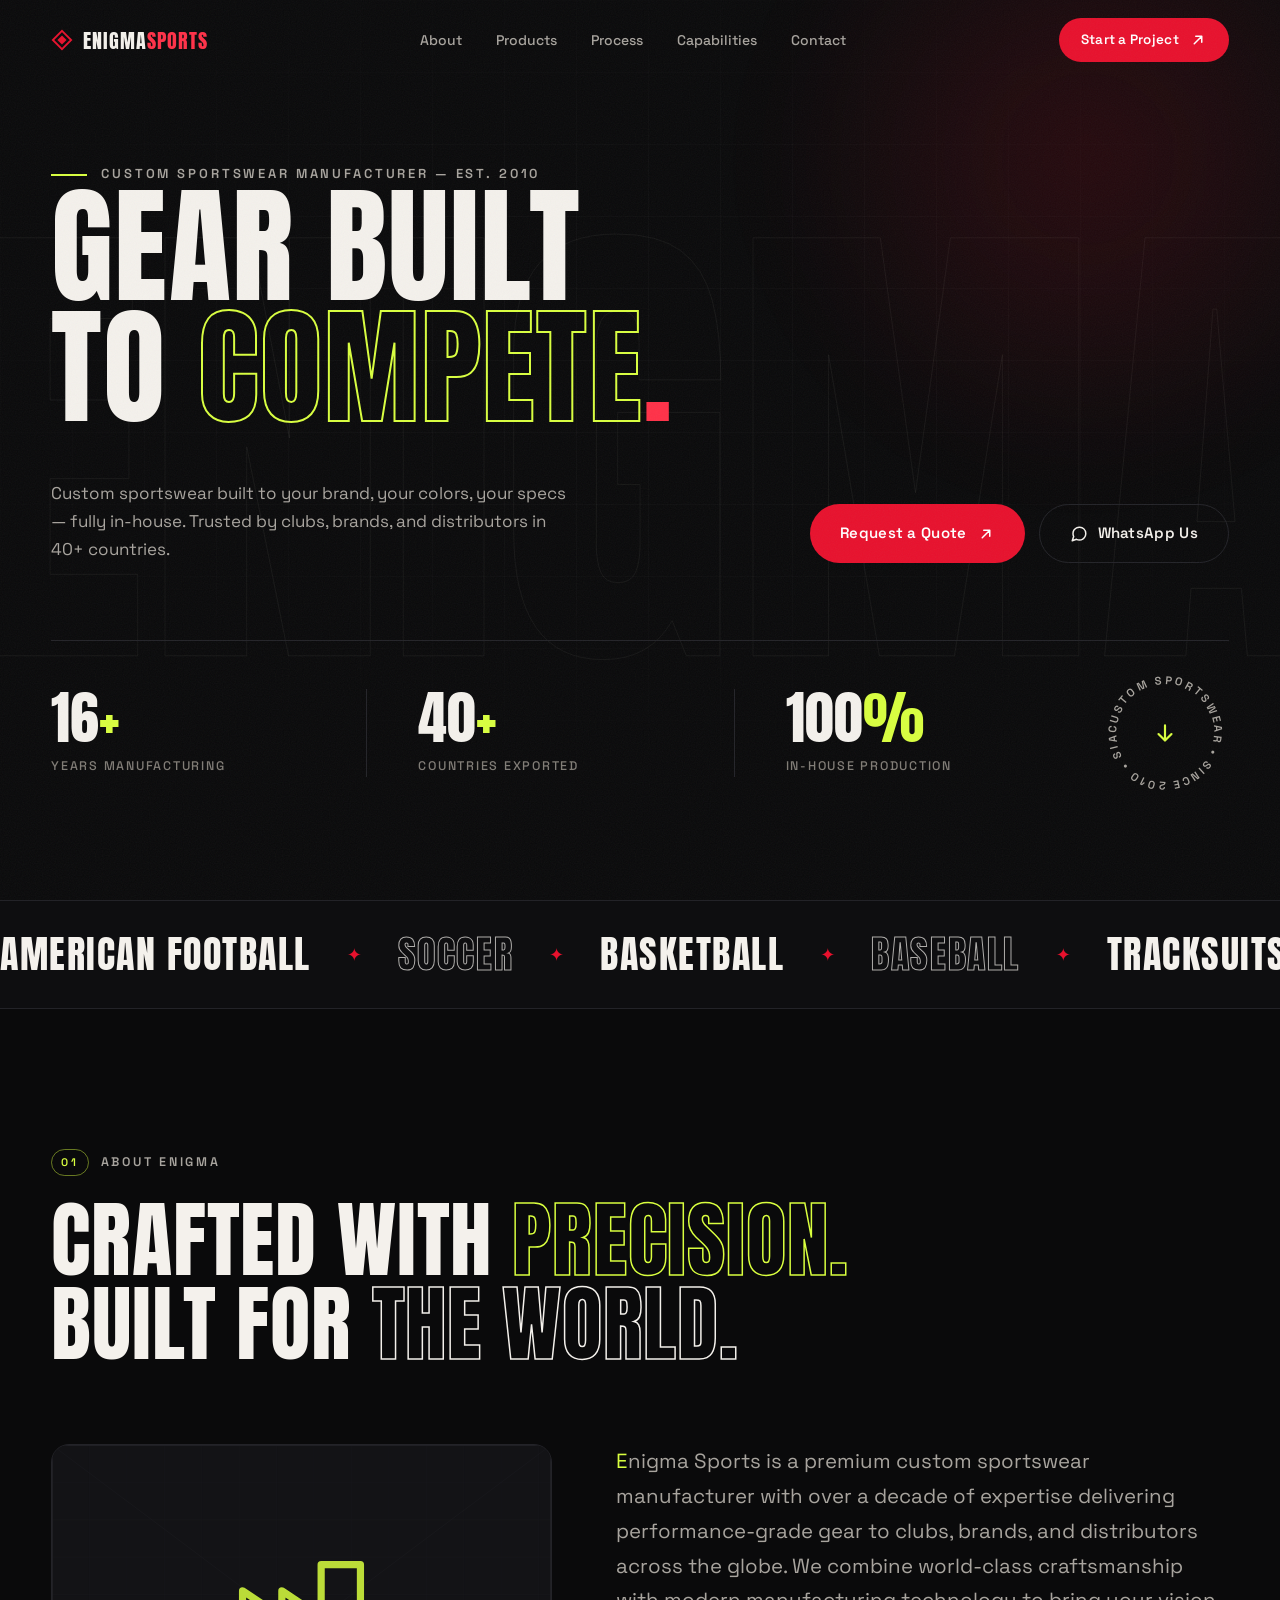
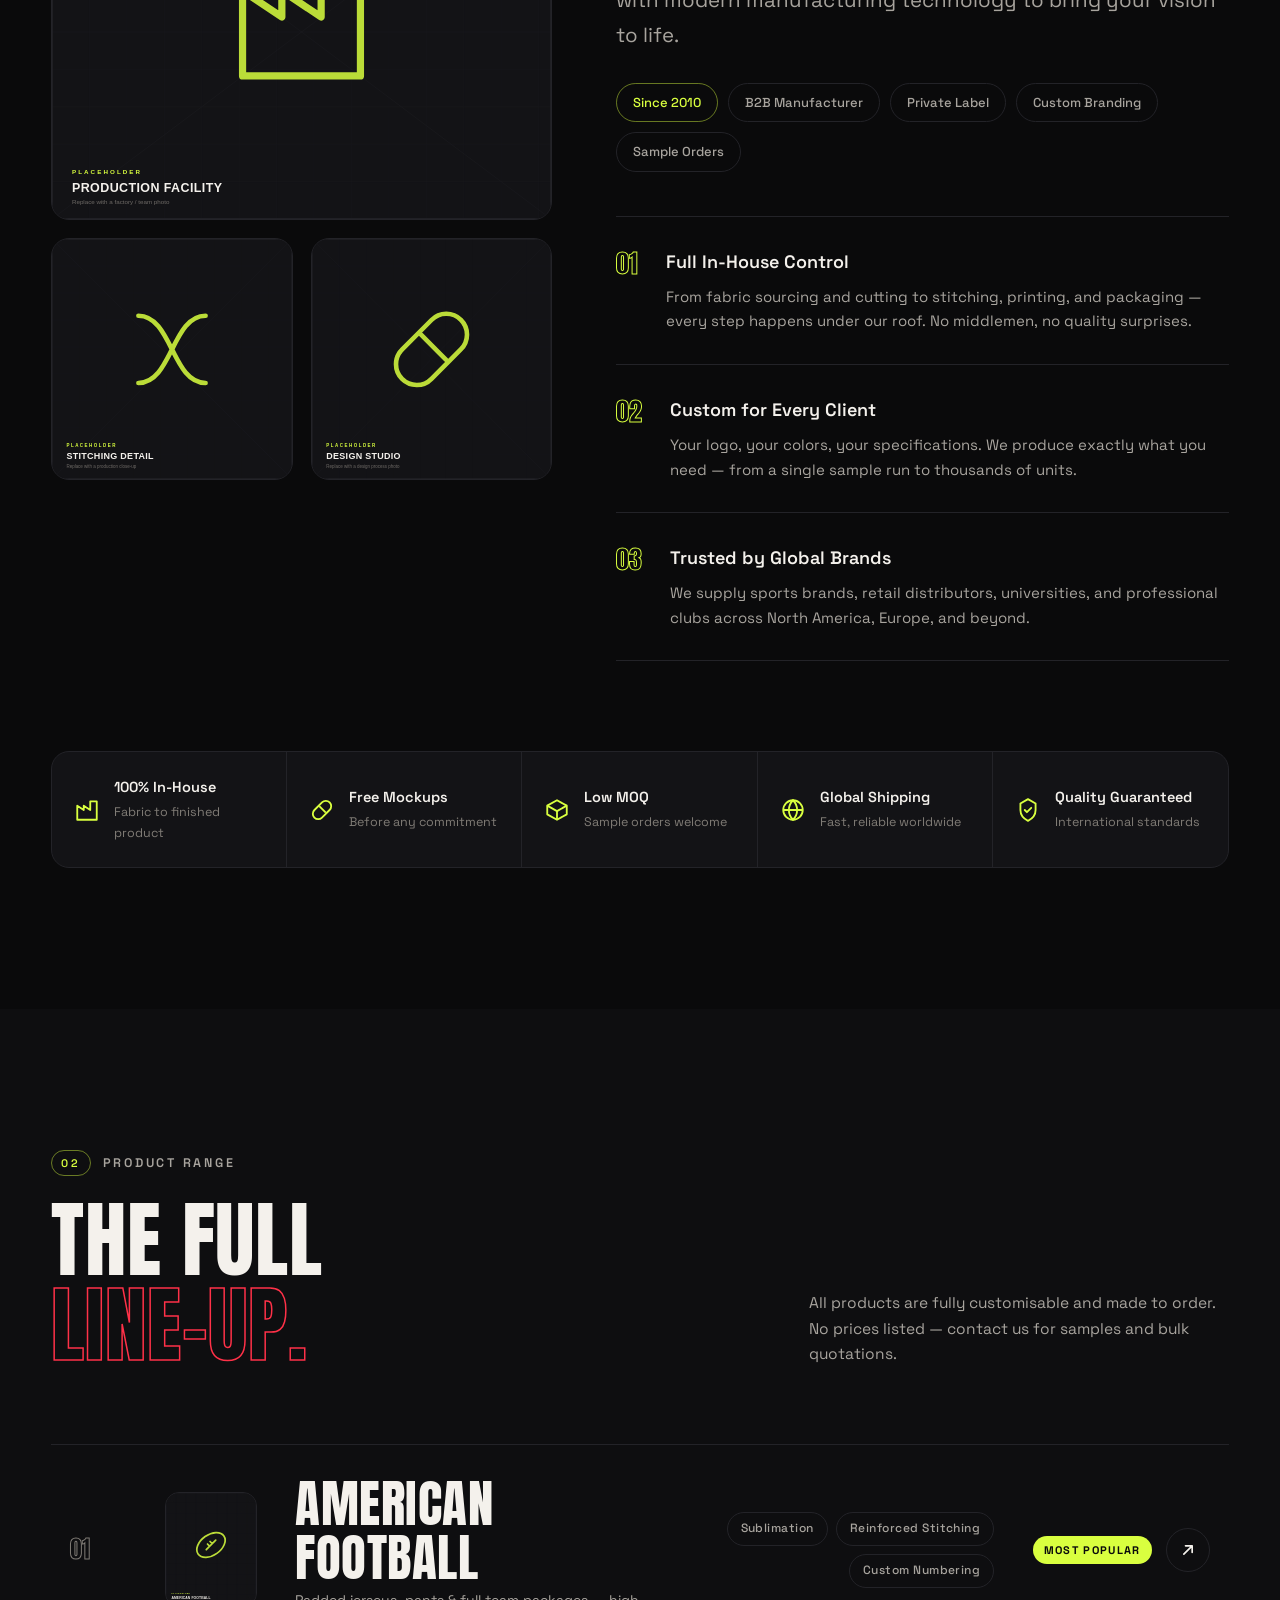
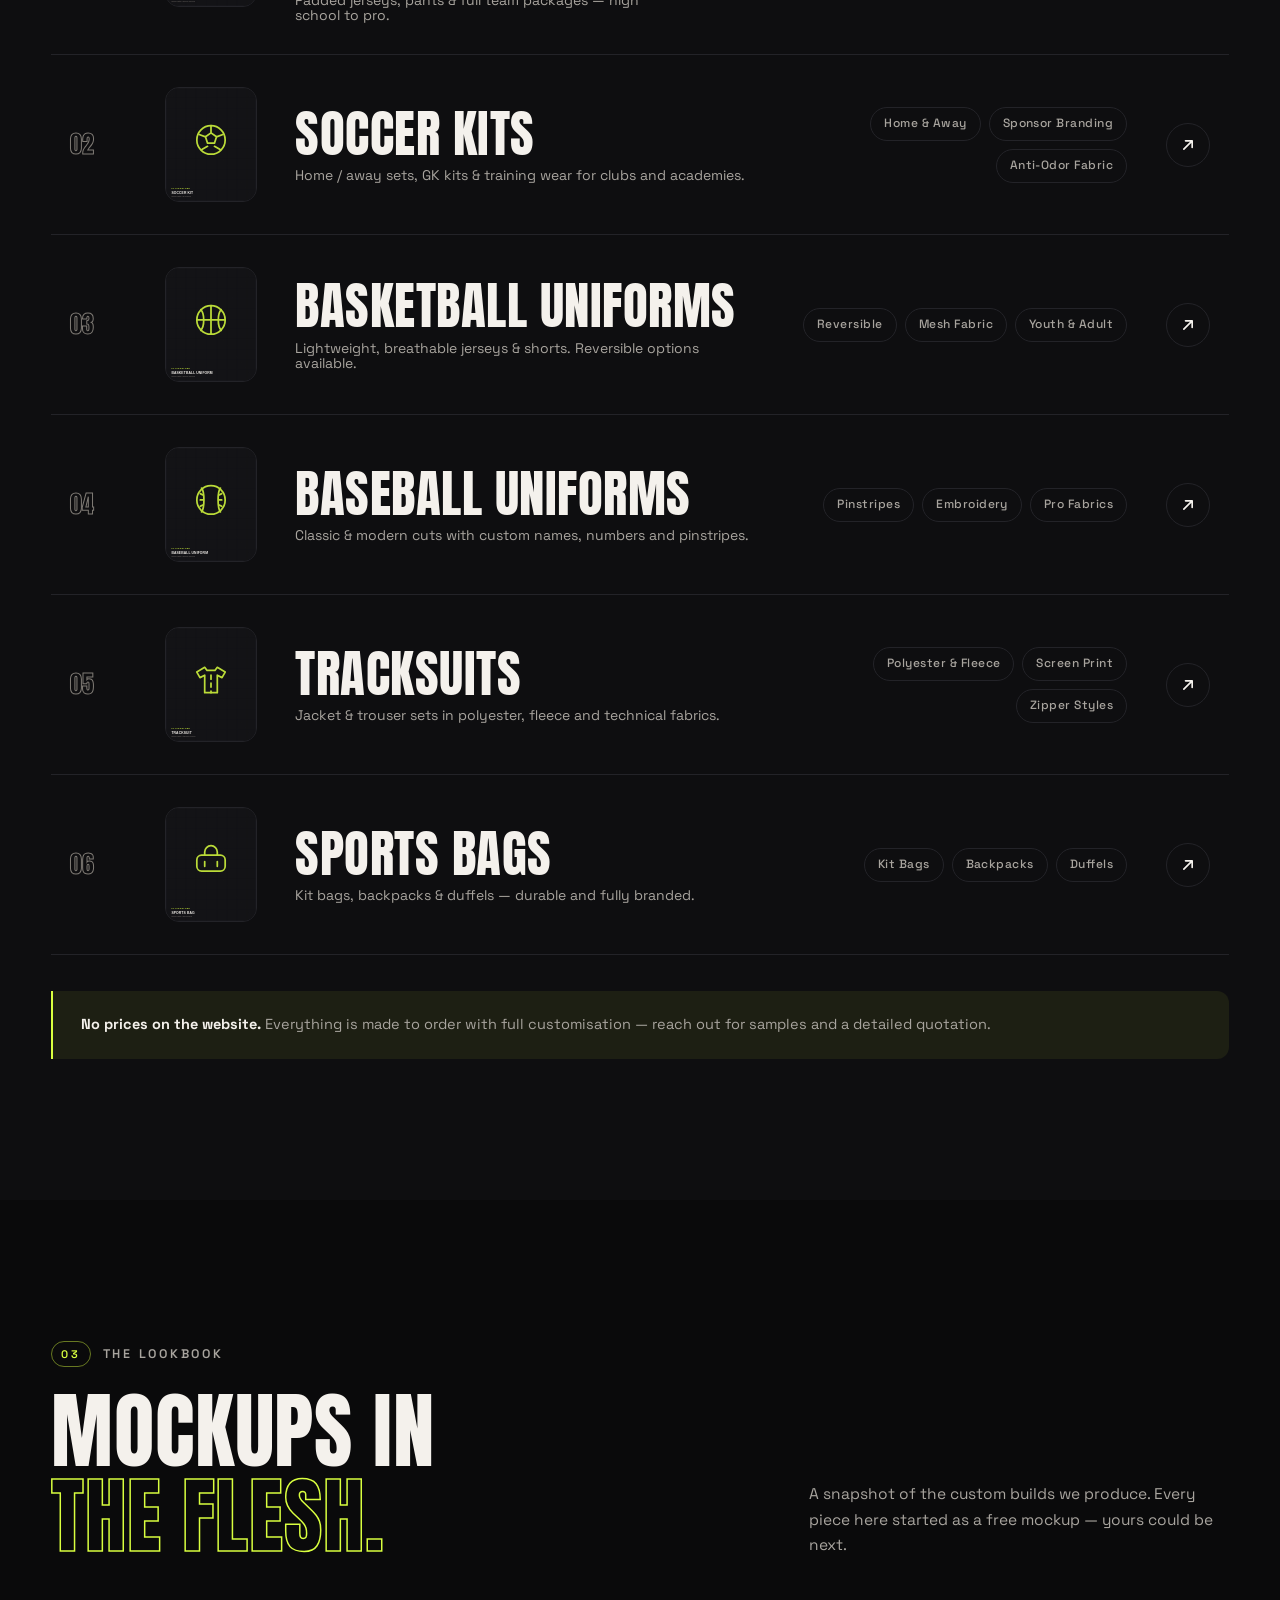
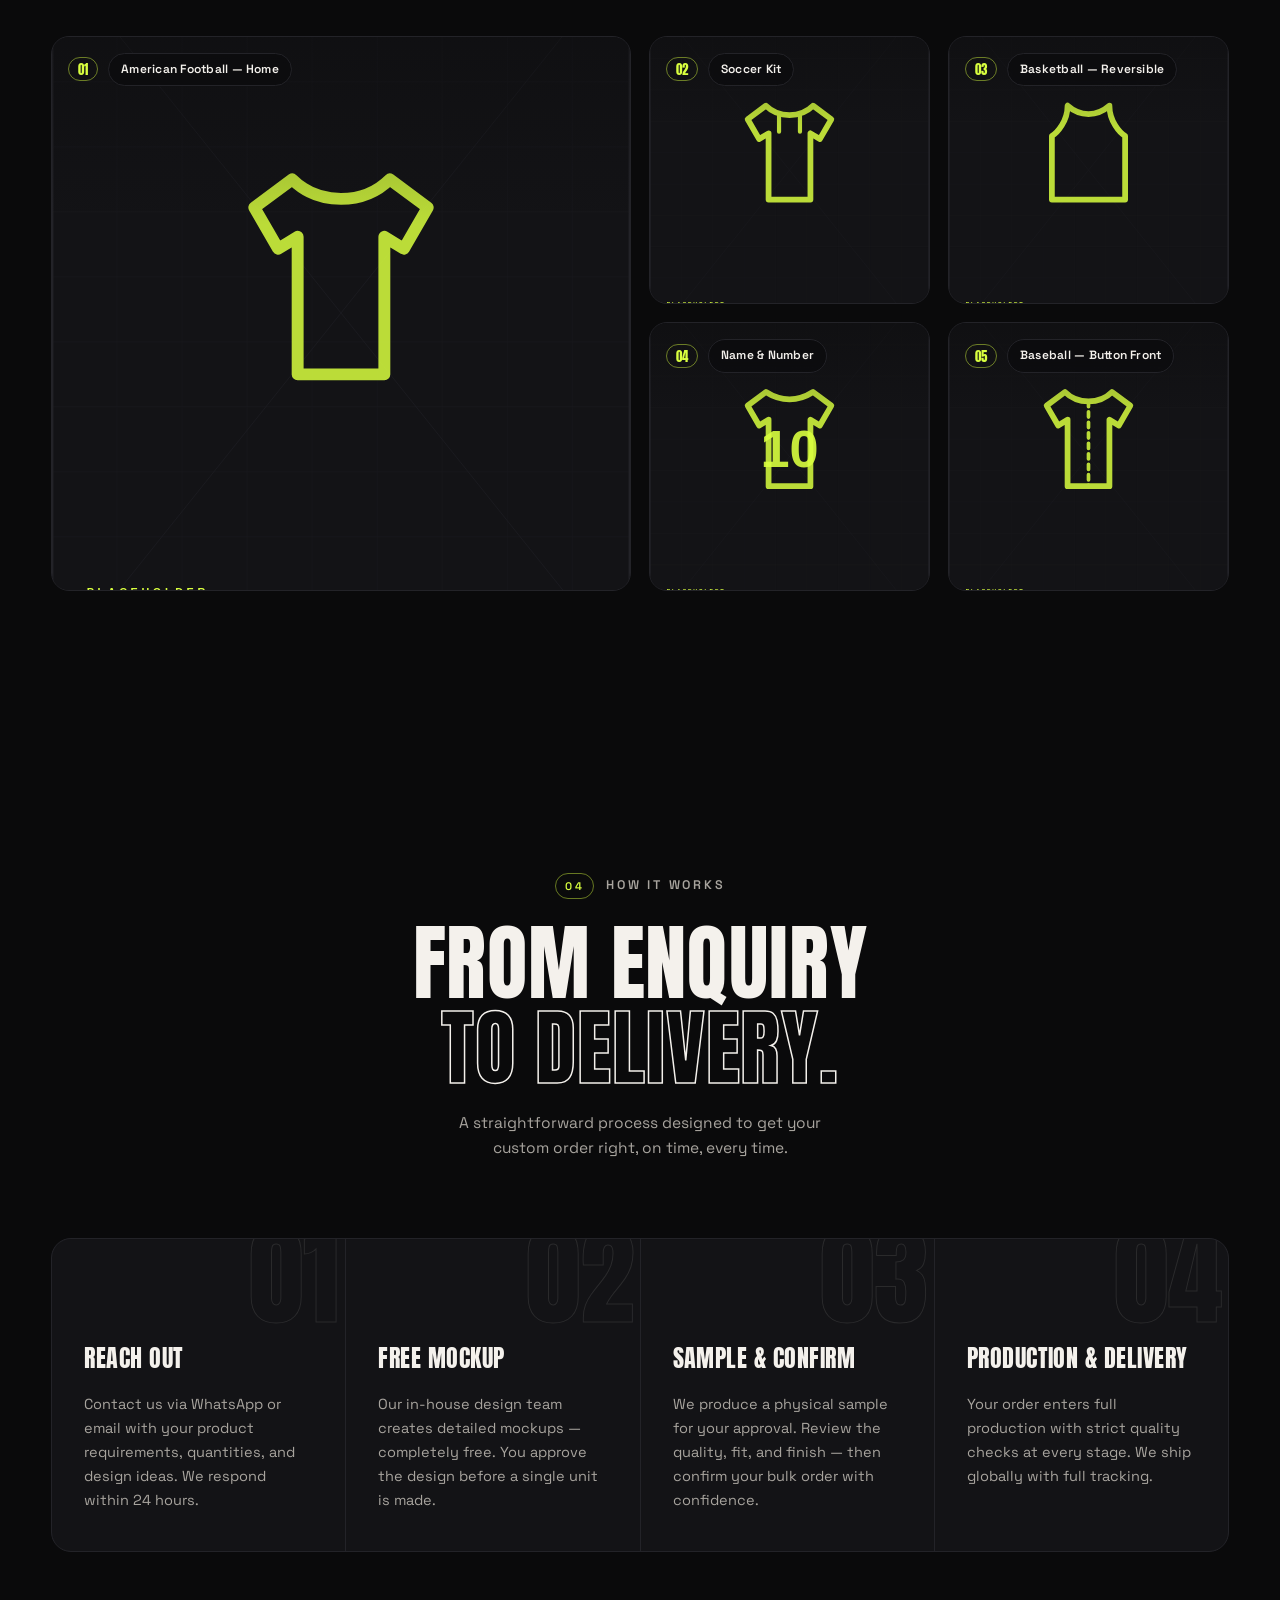
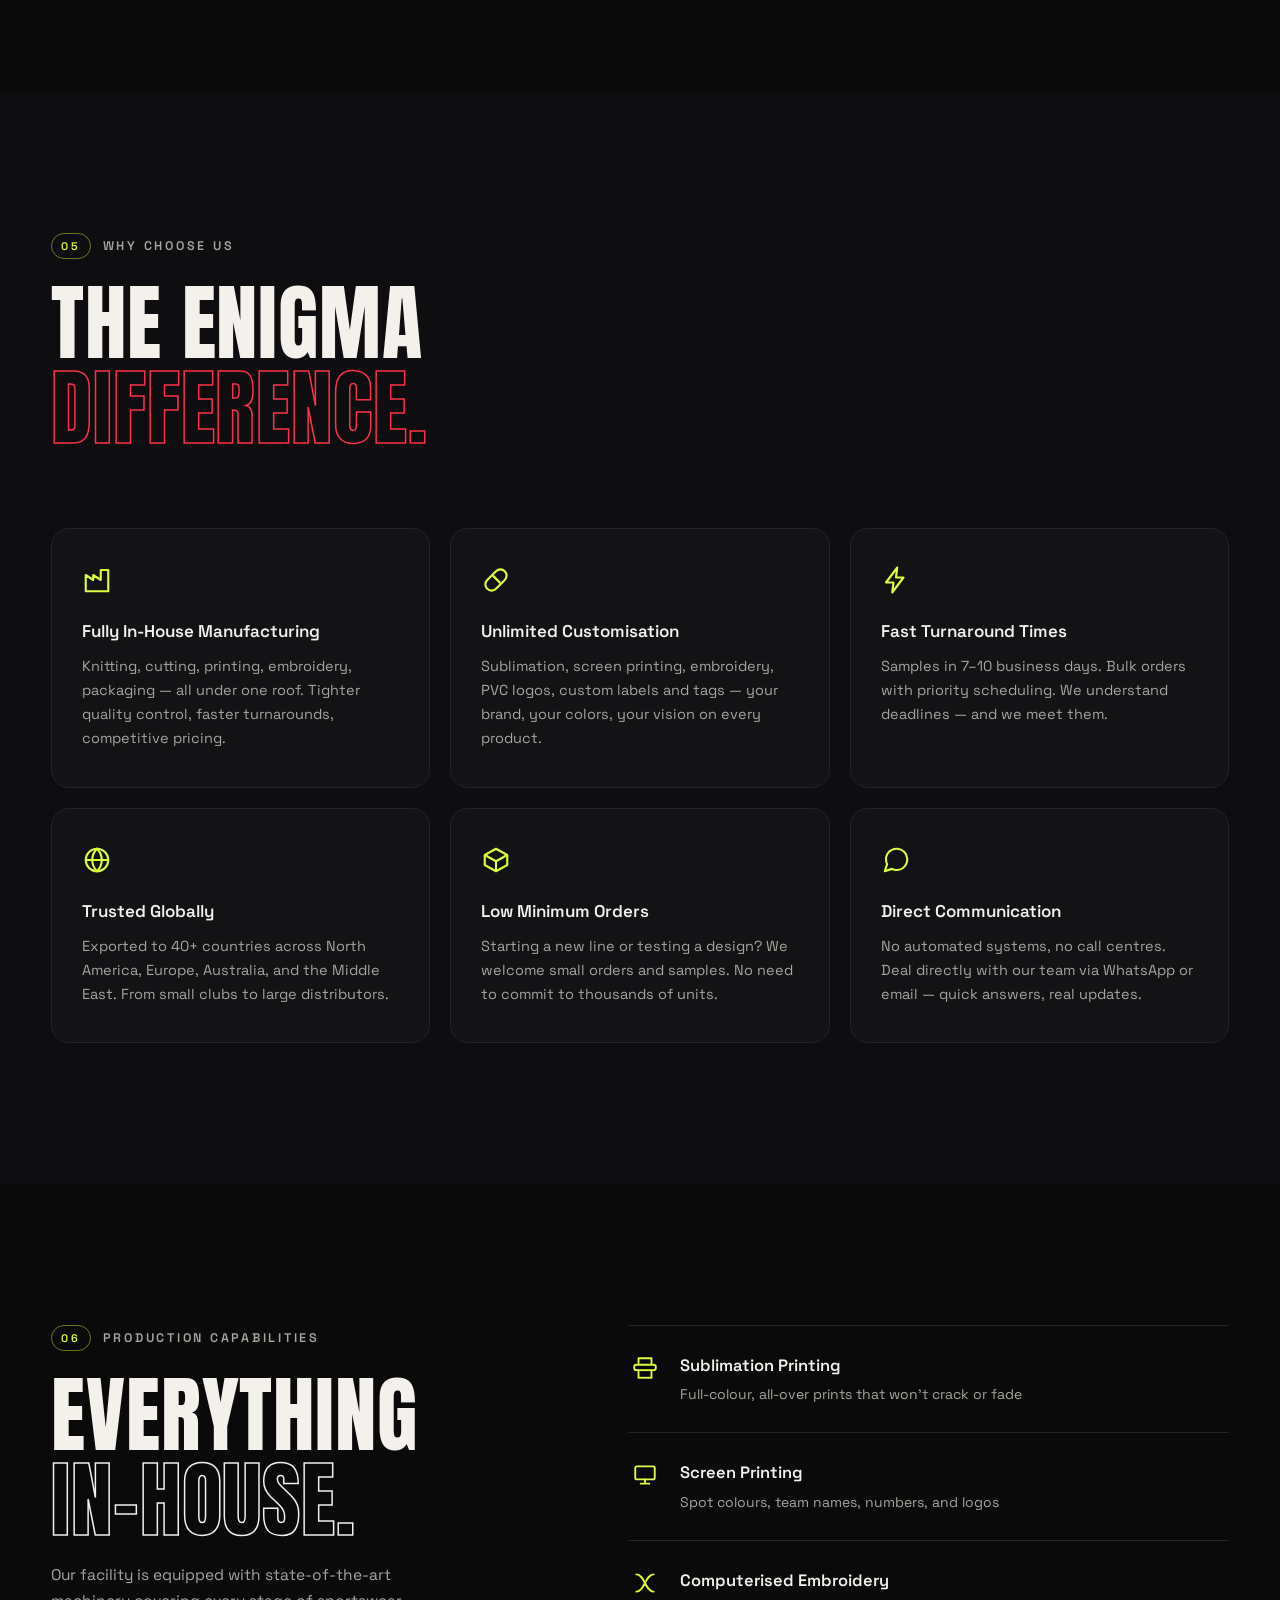
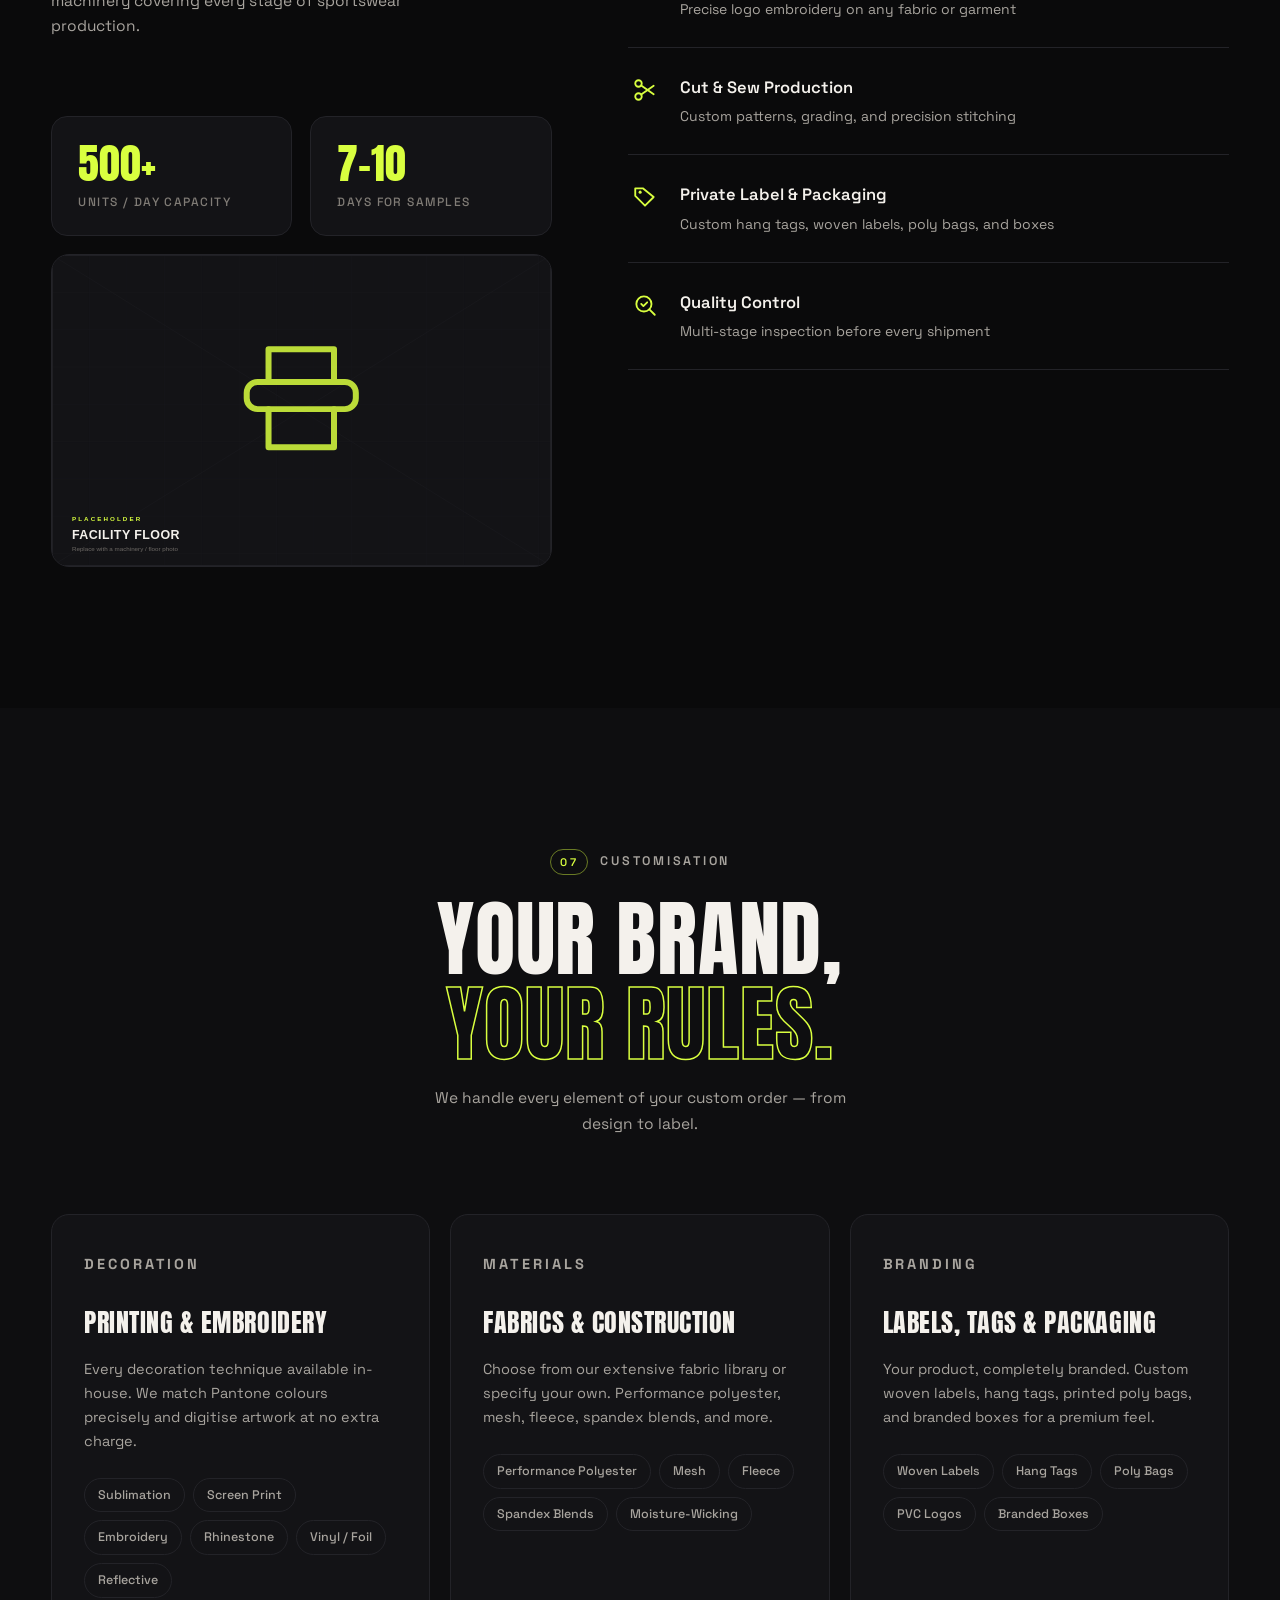
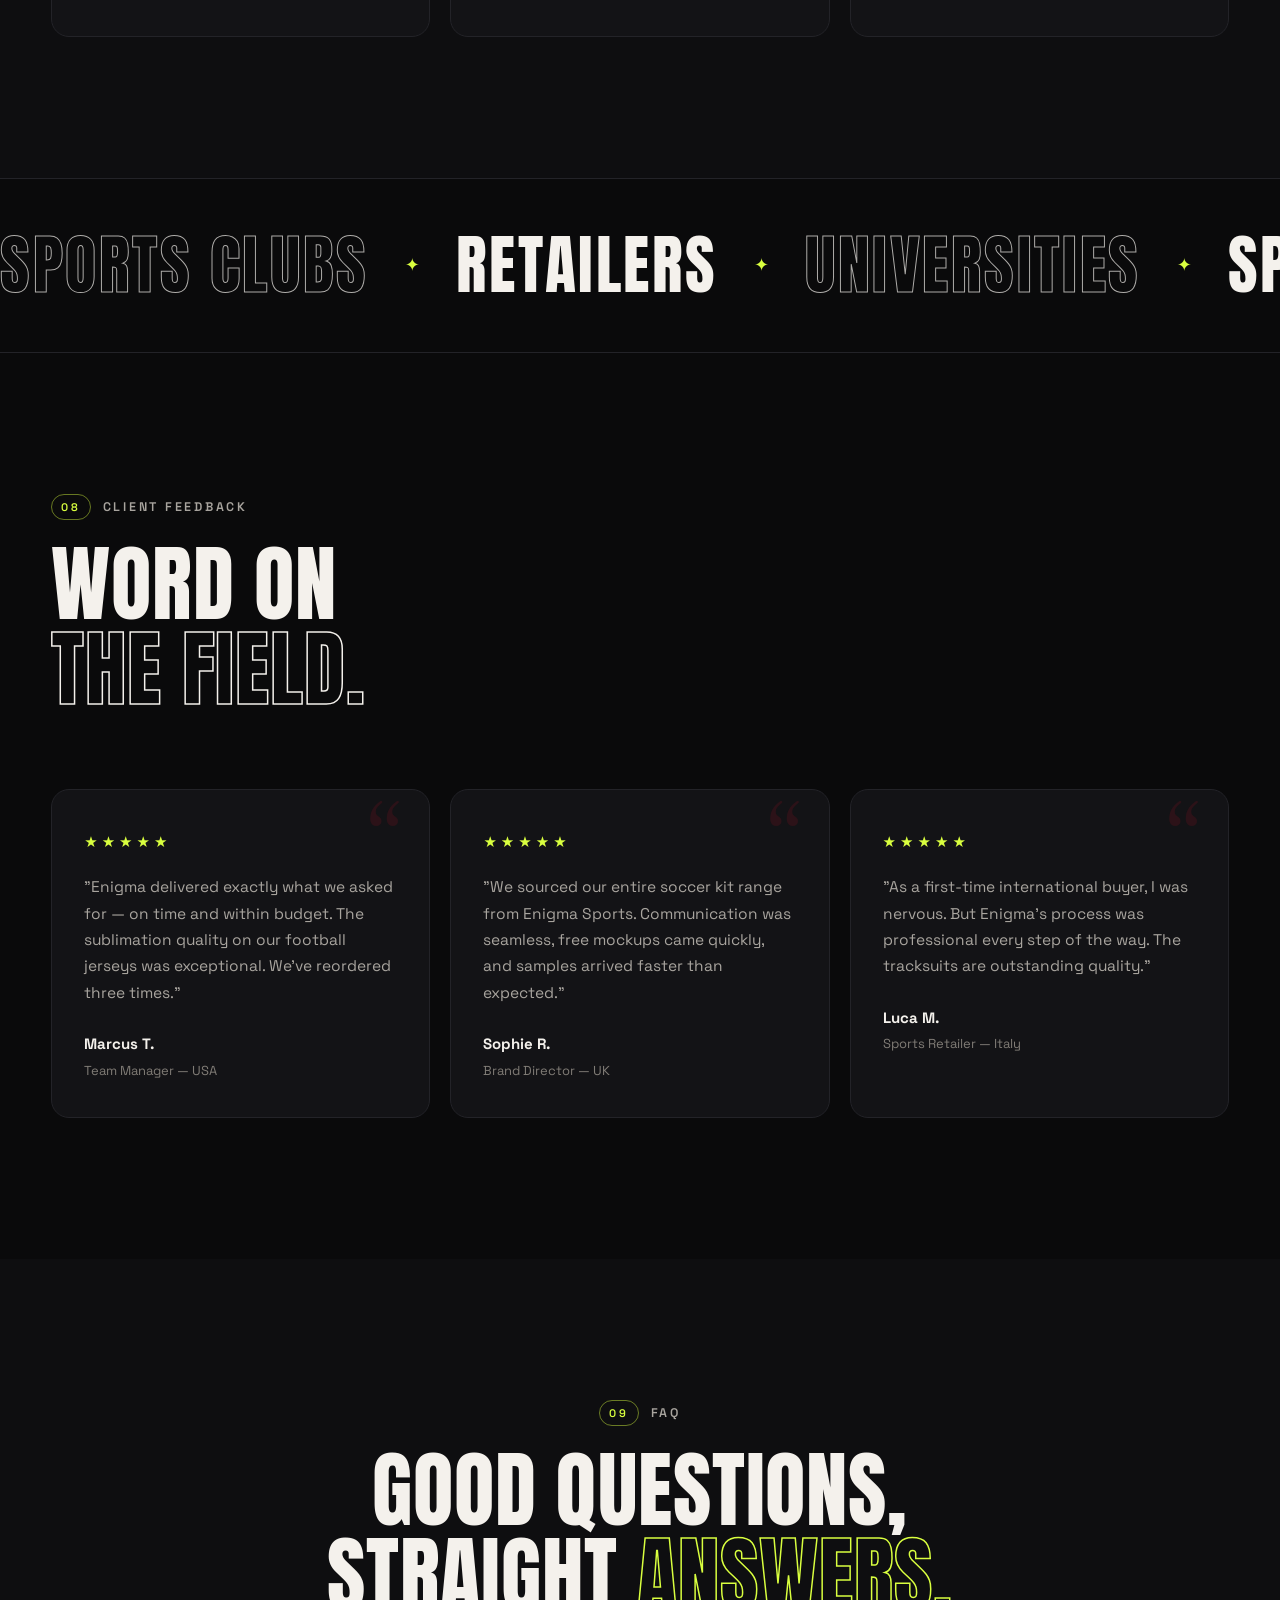
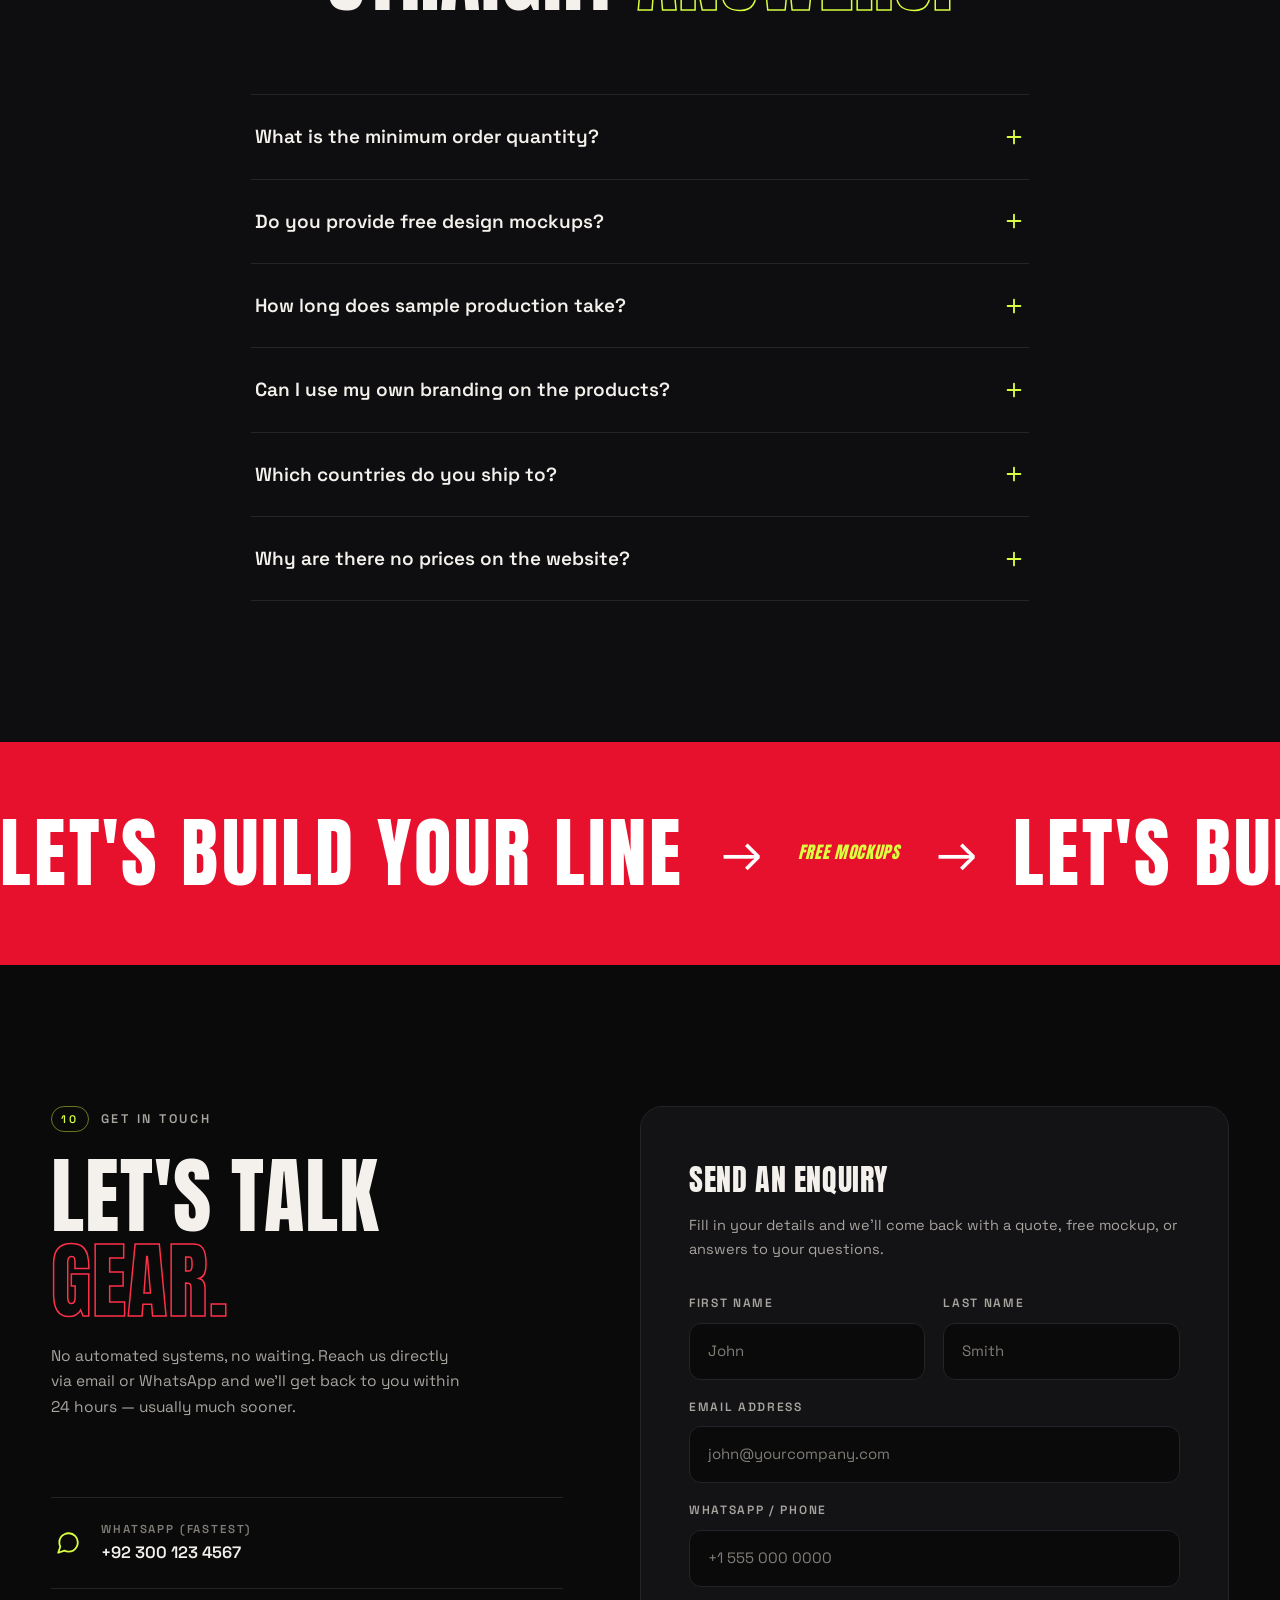
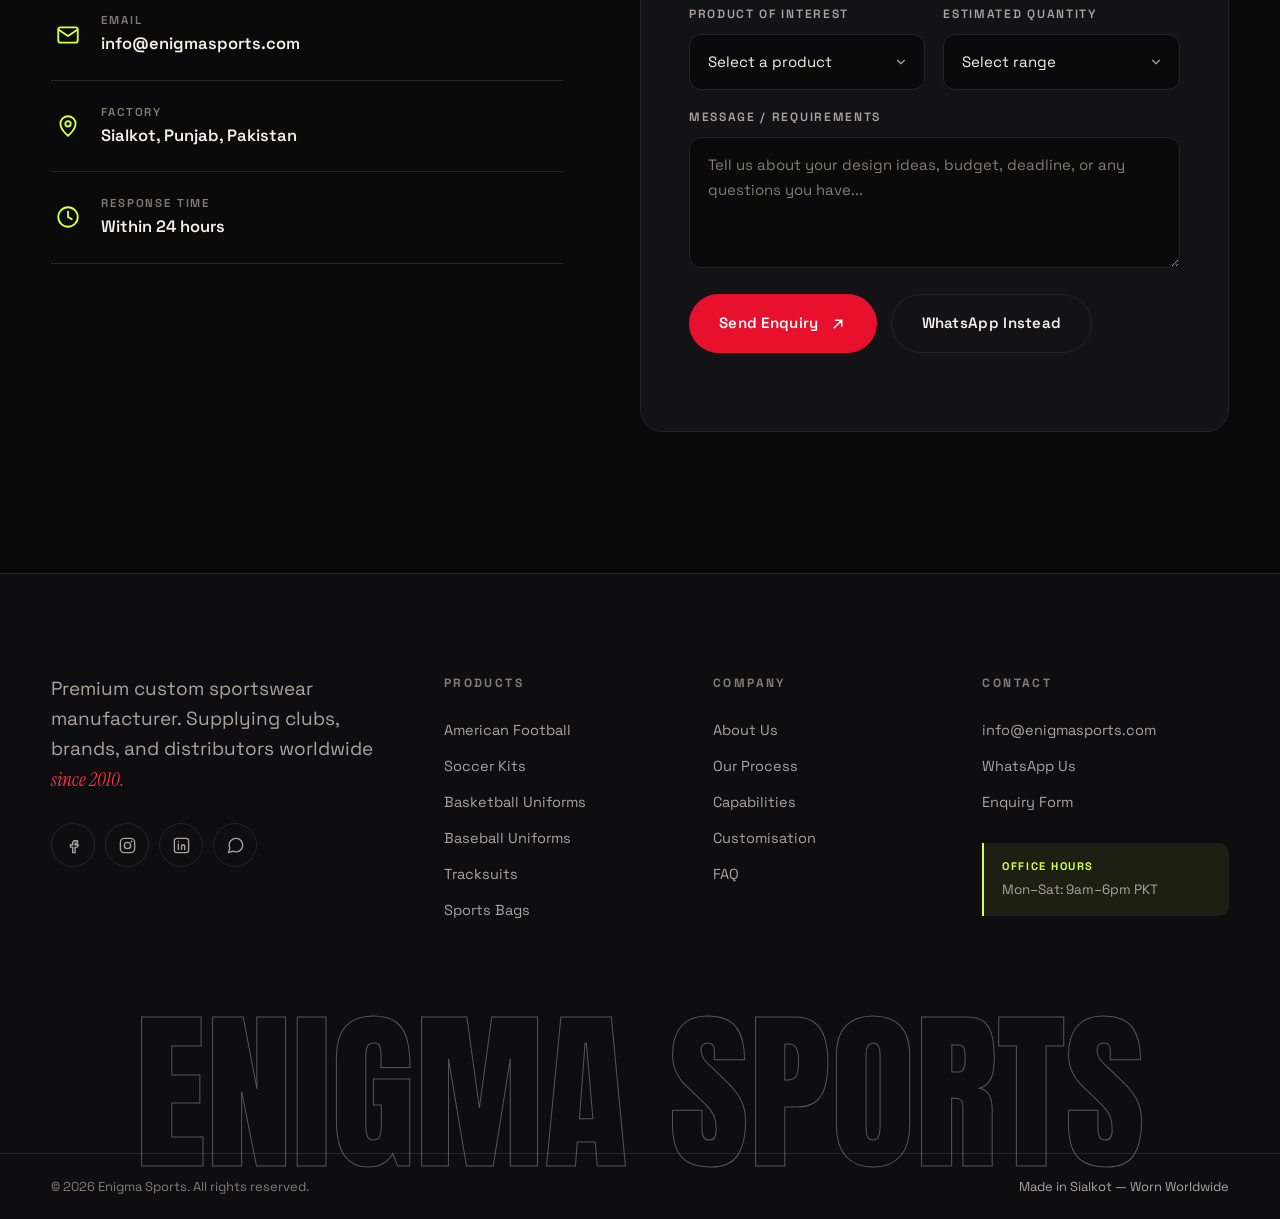
<file: index.html>
<!DOCTYPE html>
<html lang="en">
<head>
  <meta charset="UTF-8" />
  <meta name="viewport" content="width=device-width, initial-scale=1.0" />

  <!-- Primary Meta -->
  <title>Enigma Sports — Custom Sportswear Manufacturer</title>
  <meta name="description" content="Premium custom sportswear manufacturer. American football, soccer, basketball uniforms, tracksuits, and sports bags for clubs, brands, and distributors worldwide." />
  <meta name="keywords" content="custom sportswear manufacturer, sportswear OEM, Sialkot manufacturer, American football uniforms, soccer kits, basketball uniforms, tracksuits, sports bags, private label sportswear" />
  <meta name="author" content="Enigma Sports" />

  <!-- Open Graph / Social Media -->
  <meta property="og:type" content="website" />
  <meta property="og:title" content="Enigma Sports — Custom Sportswear Manufacturer" />
  <meta property="og:description" content="Premium custom sportswear crafted with precision. Custom uniforms, tracksuits, and bags for clubs, brands, and distributors worldwide." />
  <meta property="og:site_name" content="Enigma Sports" />

  <!-- Twitter Card -->
  <meta name="twitter:card" content="summary_large_image" />
  <meta name="twitter:title" content="Enigma Sports — Custom Sportswear Manufacturer" />
  <meta name="twitter:description" content="Premium custom sportswear. Supplying clubs, brands, and distributors worldwide since 2010." />

  <!-- Fonts -->
  <link rel="preconnect" href="https://fonts.googleapis.com" />
  <link rel="preconnect" href="https://fonts.gstatic.com" crossorigin />
  <link href="https://fonts.googleapis.com/css2?family=Anton&family=Instrument+Serif:ital@0;1&family=Space+Grotesk:wght@300;400;500;600;700&display=swap" rel="stylesheet" />

  <!-- Favicon -->
  <link rel="icon" type="image/svg+xml" href="assets/img/favicon.svg" />

  <!-- Styles -->
  <link rel="stylesheet" href="assets/css/style.css" />
</head>
<body>

<!-- PRELOADER -->
<div class="loader" id="loader" aria-hidden="true">
  <div class="loader-mark">
    <span class="loader-word"><span>ENIGMA</span></span>
    <span class="loader-word loader-word--red"><span>SPORTS<sup>®</sup></span></span>
  </div>
</div>

<!-- CUSTOM CURSOR (desktop only) -->
<div class="cursor-dot" id="cursor-dot" aria-hidden="true"></div>
<div class="cursor-ring" id="cursor-ring" aria-hidden="true"></div>

<!-- NAV -->
<header class="nav" id="nav">
  <div class="nav-inner">
    <a class="nav-logo" href="#hero" data-hover>
      <svg class="nav-logo-mark" viewBox="0 0 24 24" fill="none" aria-hidden="true">
        <path d="M12 2 L22 12 L12 22 L2 12 Z" stroke="currentColor" stroke-width="2"/>
        <path d="M12 7 L17 12 L12 17 L7 12 Z" fill="currentColor"/>
      </svg>
      <span>ENIGMA<em>SPORTS</em></span>
    </a>
    <nav class="nav-links" aria-label="Primary">
      <a class="nav-link" href="#about" data-hover>About</a>
      <a class="nav-link" href="#products" data-hover>Products</a>
      <a class="nav-link" href="#process" data-hover>Process</a>
      <a class="nav-link" href="#capabilities" data-hover>Capabilities</a>
      <a class="nav-link" href="#contact" data-hover>Contact</a>
    </nav>
    <div class="nav-actions">
      <a class="btn btn--small btn--red" href="#contact" data-hover>
        <span>Start a Project</span>
        <svg viewBox="0 0 24 24" fill="none" aria-hidden="true"><path d="M7 17 L17 7 M9 7h8v8" stroke="currentColor" stroke-width="2" stroke-linecap="round" stroke-linejoin="round"/></svg>
      </a>
      <button class="nav-burger" id="nav-burger" aria-label="Open menu" aria-expanded="false" data-hover>
        <span></span><span></span>
      </button>
    </div>
  </div>
</header>

<!-- MOBILE MENU OVERLAY -->
<div class="menu-overlay" id="menu-overlay" aria-hidden="true">
  <nav class="menu-links" aria-label="Mobile">
    <a href="#about"><i>01</i>About</a>
    <a href="#products"><i>02</i>Products</a>
    <a href="#process"><i>03</i>Process</a>
    <a href="#capabilities"><i>04</i>Capabilities</a>
    <a href="#contact"><i>05</i>Contact</a>
  </nav>
  <div class="menu-meta">
    <a href="mailto:info@enigmasports.com">info@enigmasports.com</a>
    <a href="https://wa.me/923001234567">WhatsApp +92 300 123 4567</a>
  </div>
</div>

<main>

<!-- HERO -->
<section class="hero" id="hero">
  <div class="hero-bg" aria-hidden="true">
    <span class="hero-watermark">ENIGMA</span>
    <div class="hero-grid"></div>
    <div class="hero-glow"></div>
  </div>

  <div class="hero-inner">
    <p class="hero-eyebrow reveal-line"><span><b></b>Custom Sportswear Manufacturer — Est. 2010</span></p>

    <h1 class="hero-title">
      <span class="reveal-line"><span>GEAR BUILT</span></span>
      <span class="reveal-line"><span>TO <span class="stroke stroke--volt">COMPETE</span><i class="hero-dot">.</i></span></span>
    </h1>

    <div class="hero-row">
      <p class="hero-copy reveal-line"><span>Custom sportswear built to your brand, your colors, your specs — fully in-house. Trusted by clubs, brands, and distributors in 40+ countries.</span></p>

      <div class="hero-ctas reveal-line">
        <span>
          <a class="btn btn--red" href="#contact" data-hover>
            <span>Request a Quote</span>
            <svg viewBox="0 0 24 24" fill="none" aria-hidden="true"><path d="M7 17 L17 7 M9 7h8v8" stroke="currentColor" stroke-width="2" stroke-linecap="round" stroke-linejoin="round"/></svg>
          </a>
          <a class="btn btn--ghost" href="https://wa.me/923001234567" data-hover>
            <svg viewBox="0 0 24 24" fill="none" aria-hidden="true"><path d="M21 11.5a8.38 8.38 0 0 1-.9 3.8 8.5 8.5 0 0 1-7.6 4.7 8.38 8.38 0 0 1-3.8-.9L3 21l1.9-5.7a8.38 8.38 0 0 1-.9-3.8 8.5 8.5 0 0 1 4.7-7.6 8.38 8.38 0 0 1 3.8-.9h.5a8.48 8.48 0 0 1 8 8v.5z" stroke="currentColor" stroke-width="2" stroke-linecap="round" stroke-linejoin="round"/></svg>
            <span>WhatsApp Us</span>
          </a>
        </span>
      </div>
    </div>

    <div class="hero-stats reveal-line">
      <span>
        <div class="hero-stat">
          <strong><span data-count="16">0</span><i>+</i></strong>
          <small>Years Manufacturing</small>
        </div>
        <div class="hero-stat">
          <strong><span data-count="40">0</span><i>+</i></strong>
          <small>Countries Exported</small>
        </div>
        <div class="hero-stat">
          <strong><span data-count="100">0</span><i>%</i></strong>
          <small>In-House Production</small>
        </div>
        <a class="hero-badge" href="#about" aria-label="Scroll to about section" data-hover>
          <svg class="hero-badge-spin" viewBox="0 0 120 120" aria-hidden="true">
            <defs><path id="badge-circle" d="M60,60 m-46,0 a46,46 0 1,1 92,0 a46,46 0 1,1 -92,0"/></defs>
            <text><textPath href="#badge-circle">CUSTOM SPORTSWEAR • SINCE 2010 • SIALKOT • WORLDWIDE •</textPath></text>
          </svg>
          <svg class="hero-badge-arrow" viewBox="0 0 24 24" fill="none" aria-hidden="true"><path d="M12 5v14m0 0l-6-6m6 6l6-6" stroke="currentColor" stroke-width="2" stroke-linecap="round" stroke-linejoin="round"/></svg>
        </a>
      </span>
    </div>
  </div>
</section>

<!-- MARQUEE -->
<div class="marquee marquee--border" aria-hidden="true">
  <div class="marquee-track">
    <div class="marquee-group">
      <span>American Football</span><i>✦</i><span class="outline">Soccer</span><i>✦</i><span>Basketball</span><i>✦</i><span class="outline">Baseball</span><i>✦</i><span>Tracksuits</span><i>✦</i><span class="outline">Sports Bags</span><i>✦</i>
    </div>
    <div class="marquee-group">
      <span>American Football</span><i>✦</i><span class="outline">Soccer</span><i>✦</i><span>Basketball</span><i>✦</i><span class="outline">Baseball</span><i>✦</i><span>Tracksuits</span><i>✦</i><span class="outline">Sports Bags</span><i>✦</i>
    </div>
  </div>
</div>

<!-- ABOUT -->
<section class="section about" id="about">
  <div class="container">
    <div class="section-head reveal">
      <p class="section-tag"><b>01</b> About Enigma</p>
      <h2 class="section-title">
        CRAFTED WITH <span class="stroke stroke--volt">PRECISION.</span><br />
        BUILT FOR <span class="stroke">THE WORLD.</span>
      </h2>
    </div>

    <div class="about-grid">
      <div class="about-visual reveal">
        <figure class="img-frame about-img-main">
          <img src="assets/img/about-main.svg" alt="Enigma Sports production facility" loading="lazy" />
        </figure>
        <div class="about-img-row">
          <figure class="img-frame">
            <img src="assets/img/about-detail-1.svg" alt="Stitching and embroidery detail" loading="lazy" />
          </figure>
          <figure class="img-frame">
            <img src="assets/img/about-detail-2.svg" alt="In-house design studio" loading="lazy" />
          </figure>
        </div>
      </div>

      <div class="about-content">
      <div class="about-lead reveal">
        <p>Enigma Sports is a premium custom sportswear manufacturer with over a decade of expertise delivering performance-grade gear to clubs, brands, and distributors across the globe. We combine world-class craftsmanship with modern manufacturing technology to bring your vision to life.</p>
        <div class="about-badges">
          <span class="chip chip--volt">Since 2010</span>
          <span class="chip">B2B Manufacturer</span>
          <span class="chip">Private Label</span>
          <span class="chip">Custom Branding</span>
          <span class="chip">Sample Orders</span>
        </div>
      </div>

      <ol class="about-points">
        <li class="about-point reveal" data-hover>
          <span class="about-num">01</span>
          <div>
            <h3>Full In-House Control</h3>
            <p>From fabric sourcing and cutting to stitching, printing, and packaging — every step happens under our roof. No middlemen, no quality surprises.</p>
          </div>
        </li>
        <li class="about-point reveal" data-hover>
          <span class="about-num">02</span>
          <div>
            <h3>Custom for Every Client</h3>
            <p>Your logo, your colors, your specifications. We produce exactly what you need — from a single sample run to thousands of units.</p>
          </div>
        </li>
        <li class="about-point reveal" data-hover>
          <span class="about-num">03</span>
          <div>
            <h3>Trusted by Global Brands</h3>
            <p>We supply sports brands, retail distributors, universities, and professional clubs across North America, Europe, and beyond.</p>
          </div>
        </li>
      </ol>
      </div>
    </div>

    <!-- Trust strip -->
    <div class="trust-strip reveal">
      <div class="trust-item">
        <svg viewBox="0 0 24 24" fill="none" aria-hidden="true"><path d="M3 21V8l6 4V8l6 4V4h6v17H3z" stroke="currentColor" stroke-width="1.7" stroke-linejoin="round"/></svg>
        <div><strong>100% In-House</strong><small>Fabric to finished product</small></div>
      </div>
      <div class="trust-item">
        <svg viewBox="0 0 24 24" fill="none" aria-hidden="true"><path d="M12 19l7-7a4.95 4.95 0 1 0-7-7l-7 7a4.95 4.95 0 1 0 7 7z" stroke="currentColor" stroke-width="1.7" stroke-linejoin="round"/><path d="M9.5 8.5l6 6" stroke="currentColor" stroke-width="1.7"/></svg>
        <div><strong>Free Mockups</strong><small>Before any commitment</small></div>
      </div>
      <div class="trust-item">
        <svg viewBox="0 0 24 24" fill="none" aria-hidden="true"><path d="M21 8l-9-5-9 5v8l9 5 9-5V8z" stroke="currentColor" stroke-width="1.7" stroke-linejoin="round"/><path d="M3 8l9 5 9-5M12 13v8" stroke="currentColor" stroke-width="1.7" stroke-linejoin="round"/></svg>
        <div><strong>Low MOQ</strong><small>Sample orders welcome</small></div>
      </div>
      <div class="trust-item">
        <svg viewBox="0 0 24 24" fill="none" aria-hidden="true"><circle cx="12" cy="12" r="9" stroke="currentColor" stroke-width="1.7"/><path d="M3 12h18M12 3c2.5 2.5 3.8 5.6 3.8 9S14.5 18.5 12 21c-2.5-2.5-3.8-5.6-3.8-9S9.5 5.5 12 3z" stroke="currentColor" stroke-width="1.7"/></svg>
        <div><strong>Global Shipping</strong><small>Fast, reliable worldwide</small></div>
      </div>
      <div class="trust-item">
        <svg viewBox="0 0 24 24" fill="none" aria-hidden="true"><path d="M12 2l7 4v6c0 5-3 8-7 10-4-2-7-5-7-10V6l7-4z" stroke="currentColor" stroke-width="1.7" stroke-linejoin="round"/><path d="M9 12l2 2 4-4" stroke="currentColor" stroke-width="1.7" stroke-linecap="round" stroke-linejoin="round"/></svg>
        <div><strong>Quality Guaranteed</strong><small>International standards</small></div>
      </div>
    </div>
  </div>
</section>

<!-- PRODUCTS -->
<section class="section products" id="products">
  <div class="container">
    <div class="section-head section-head--split reveal">
      <div>
        <p class="section-tag"><b>02</b> Product Range</p>
        <h2 class="section-title">THE FULL<br><span class="stroke stroke--red">LINE-UP.</span></h2>
      </div>
      <p class="section-note">All products are fully customisable and made to order. No prices listed — contact us for samples and bulk quotations.</p>
    </div>

    <div class="product-list">

      <a class="product-row reveal" href="#contact" data-flair="football">
        <span class="product-flair" aria-hidden="true">
          <svg viewBox="0 0 24 24" fill="none"><ellipse cx="12" cy="12" rx="10" ry="6.5" transform="rotate(-35 12 12)" stroke="currentColor" stroke-width="1.7"/><path d="M9 15l6-6M9.8 11.4l1.4 1.4M11.4 9.8l1.4 1.4" stroke="currentColor" stroke-width="1.7" stroke-linecap="round"/></svg>
        </span>
        <span class="product-index">01</span>
        <span class="product-thumb"><img src="assets/img/product-football.svg" alt="American football uniform mockup" loading="lazy" /></span>
        <span class="product-name">American Football<small>Padded jerseys, pants &amp; full team packages — high school to pro.</small></span>
        <span class="product-tags"><span>Sublimation</span><span>Reinforced Stitching</span><span>Custom Numbering</span></span>
        <span class="product-cta"><b>Most Popular</b>
          <svg viewBox="0 0 24 24" fill="none" aria-hidden="true"><path d="M7 17 L17 7 M9 7h8v8" stroke="currentColor" stroke-width="2" stroke-linecap="round" stroke-linejoin="round"/></svg>
        </span>
      </a>

      <a class="product-row reveal" href="#contact" data-flair="soccer">
        <span class="product-flair" aria-hidden="true">
          <svg viewBox="0 0 24 24" fill="none"><circle cx="12" cy="12" r="9" stroke="currentColor" stroke-width="1.7"/><path d="M12 7.5l3.5 2.5-1.3 4h-4.4l-1.3-4L12 7.5zM12 3v4.5M19.5 8.5L15.5 10M17.8 18l-3.6-2M6.2 18l3.6-2M4.5 8.5L8.5 10" stroke="currentColor" stroke-width="1.5" stroke-linejoin="round"/></svg>
        </span>
        <span class="product-index">02</span>
        <span class="product-thumb"><img src="assets/img/product-soccer.svg" alt="Custom soccer kit mockup" loading="lazy" /></span>
        <span class="product-name">Soccer Kits<small>Home / away sets, GK kits &amp; training wear for clubs and academies.</small></span>
        <span class="product-tags"><span>Home &amp; Away</span><span>Sponsor Branding</span><span>Anti-Odor Fabric</span></span>
        <span class="product-cta">
          <svg viewBox="0 0 24 24" fill="none" aria-hidden="true"><path d="M7 17 L17 7 M9 7h8v8" stroke="currentColor" stroke-width="2" stroke-linecap="round" stroke-linejoin="round"/></svg>
        </span>
      </a>

      <a class="product-row reveal" href="#contact" data-flair="basketball">
        <span class="product-flair" aria-hidden="true">
          <svg viewBox="0 0 24 24" fill="none"><circle cx="12" cy="12" r="9" stroke="currentColor" stroke-width="1.7"/><path d="M3 12h18M12 3v18M5.5 5.5C8 8 8 16 5.5 18.5M18.5 5.5C16 8 16 16 18.5 18.5" stroke="currentColor" stroke-width="1.5"/></svg>
        </span>
        <span class="product-index">03</span>
        <span class="product-thumb"><img src="assets/img/product-basketball.svg" alt="Basketball uniform mockup" loading="lazy" /></span>
        <span class="product-name">Basketball Uniforms<small>Lightweight, breathable jerseys &amp; shorts. Reversible options available.</small></span>
        <span class="product-tags"><span>Reversible</span><span>Mesh Fabric</span><span>Youth &amp; Adult</span></span>
        <span class="product-cta">
          <svg viewBox="0 0 24 24" fill="none" aria-hidden="true"><path d="M7 17 L17 7 M9 7h8v8" stroke="currentColor" stroke-width="2" stroke-linecap="round" stroke-linejoin="round"/></svg>
        </span>
      </a>

      <a class="product-row reveal" href="#contact" data-flair="baseball">
        <span class="product-flair" aria-hidden="true">
          <svg viewBox="0 0 24 24" fill="none"><circle cx="12" cy="12" r="9" stroke="currentColor" stroke-width="1.7"/><path d="M6 4.5c2 2.2 2 12.8 0 15M18 4.5c-2 2.2-2 12.8 0 15" stroke="currentColor" stroke-width="1.5" stroke-linecap="round"/><path d="M5.2 8l1.6.8M5.2 12h1.7M5.2 16l1.6-.8M18.8 8l-1.6.8M18.8 12h-1.7M18.8 16l-1.6-.8" stroke="currentColor" stroke-width="1.3" stroke-linecap="round"/></svg>
        </span>
        <span class="product-index">04</span>
        <span class="product-thumb"><img src="assets/img/product-baseball.svg" alt="Baseball uniform mockup" loading="lazy" /></span>
        <span class="product-name">Baseball Uniforms<small>Classic &amp; modern cuts with custom names, numbers and pinstripes.</small></span>
        <span class="product-tags"><span>Pinstripes</span><span>Embroidery</span><span>Pro Fabrics</span></span>
        <span class="product-cta">
          <svg viewBox="0 0 24 24" fill="none" aria-hidden="true"><path d="M7 17 L17 7 M9 7h8v8" stroke="currentColor" stroke-width="2" stroke-linecap="round" stroke-linejoin="round"/></svg>
        </span>
      </a>

      <a class="product-row reveal" href="#contact" data-flair="tracksuit">
        <span class="product-flair" aria-hidden="true">
          <svg viewBox="0 0 24 24" fill="none"><path d="M8 4l-5 3 2 3.5L8 9v11h8V9l3 1.5L21 7l-5-3-1.5 2h-5L8 4z" stroke="currentColor" stroke-width="1.7" stroke-linejoin="round"/><path d="M12 9v11" stroke="currentColor" stroke-width="1.3" stroke-dasharray="2.5 2.5"/></svg>
        </span>
        <span class="product-index">05</span>
        <span class="product-thumb"><img src="assets/img/product-tracksuit.svg" alt="Custom tracksuit mockup" loading="lazy" /></span>
        <span class="product-name">Tracksuits<small>Jacket &amp; trouser sets in polyester, fleece and technical fabrics.</small></span>
        <span class="product-tags"><span>Polyester &amp; Fleece</span><span>Screen Print</span><span>Zipper Styles</span></span>
        <span class="product-cta">
          <svg viewBox="0 0 24 24" fill="none" aria-hidden="true"><path d="M7 17 L17 7 M9 7h8v8" stroke="currentColor" stroke-width="2" stroke-linecap="round" stroke-linejoin="round"/></svg>
        </span>
      </a>

      <a class="product-row reveal" href="#contact" data-flair="bag">
        <span class="product-flair" aria-hidden="true">
          <svg viewBox="0 0 24 24" fill="none"><rect x="3" y="9" width="18" height="10" rx="3" stroke="currentColor" stroke-width="1.7"/><path d="M8 9V7a4 4 0 0 1 8 0v2M8 13v3M16 13v3" stroke="currentColor" stroke-width="1.7" stroke-linecap="round"/></svg>
        </span>
        <span class="product-index">06</span>
        <span class="product-thumb"><img src="assets/img/product-bag.svg" alt="Branded sports bag mockup" loading="lazy" /></span>
        <span class="product-name">Sports Bags<small>Kit bags, backpacks &amp; duffels — durable and fully branded.</small></span>
        <span class="product-tags"><span>Kit Bags</span><span>Backpacks</span><span>Duffels</span></span>
        <span class="product-cta">
          <svg viewBox="0 0 24 24" fill="none" aria-hidden="true"><path d="M7 17 L17 7 M9 7h8v8" stroke="currentColor" stroke-width="2" stroke-linecap="round" stroke-linejoin="round"/></svg>
        </span>
      </a>

    </div>

    <p class="products-note reveal"><strong>No prices on the website.</strong> Everything is made to order with full customisation — reach out for samples and a detailed quotation.</p>
  </div>
</section>

<!-- LOOKBOOK -->
<section class="section lookbook" id="lookbook">
  <div class="container">
    <div class="section-head section-head--split reveal">
      <div>
        <p class="section-tag"><b>03</b> The Lookbook</p>
        <h2 class="section-title">MOCKUPS IN<br><span class="stroke stroke--volt">THE FLESH.</span></h2>
      </div>
      <p class="section-note">A snapshot of the custom builds we produce. Every piece here started as a free mockup — yours could be next.</p>
    </div>

    <div class="lookbook-grid">
      <figure class="lookbook-item lookbook-item--feature img-frame reveal" data-hover>
        <img src="assets/img/jersey-football-front.svg" alt="Custom American football jersey mockup — front" loading="lazy" />
        <figcaption><span class="lookbook-idx">01</span><span class="lookbook-cap">American Football — Home</span></figcaption>
      </figure>
      <figure class="lookbook-item img-frame reveal" data-hover>
        <img src="assets/img/jersey-soccer-kit.svg" alt="Custom soccer kit mockup" loading="lazy" />
        <figcaption><span class="lookbook-idx">02</span><span class="lookbook-cap">Soccer Kit</span></figcaption>
      </figure>
      <figure class="lookbook-item img-frame reveal" data-hover>
        <img src="assets/img/jersey-basketball.svg" alt="Custom basketball jersey mockup" loading="lazy" />
        <figcaption><span class="lookbook-idx">03</span><span class="lookbook-cap">Basketball — Reversible</span></figcaption>
      </figure>
      <figure class="lookbook-item img-frame reveal" data-hover>
        <img src="assets/img/jersey-back-number.svg" alt="Custom jersey back-print mockup with name and number" loading="lazy" />
        <figcaption><span class="lookbook-idx">04</span><span class="lookbook-cap">Name &amp; Number</span></figcaption>
      </figure>
      <figure class="lookbook-item img-frame reveal" data-hover>
        <img src="assets/img/jersey-baseball.svg" alt="Custom baseball jersey mockup" loading="lazy" />
        <figcaption><span class="lookbook-idx">05</span><span class="lookbook-cap">Baseball — Button Front</span></figcaption>
      </figure>
    </div>
  </div>
</section>

<!-- PROCESS -->
<section class="section process" id="process">
  <div class="container">
    <div class="section-head section-head--center reveal">
      <p class="section-tag"><b>04</b> How It Works</p>
      <h2 class="section-title">FROM ENQUIRY<br><span class="stroke">TO DELIVERY.</span></h2>
      <p class="section-note">A straightforward process designed to get your custom order right, on time, every time.</p>
    </div>

    <ol class="process-grid">
      <li class="process-step reveal" data-hover>
        <span class="process-ghost">01</span>
        <h3>Reach Out</h3>
        <p>Contact us via WhatsApp or email with your product requirements, quantities, and design ideas. We respond within 24 hours.</p>
      </li>
      <li class="process-step reveal" data-hover>
        <span class="process-ghost">02</span>
        <h3>Free Mockup</h3>
        <p>Our in-house design team creates detailed mockups — completely free. You approve the design before a single unit is made.</p>
      </li>
      <li class="process-step reveal" data-hover>
        <span class="process-ghost">03</span>
        <h3>Sample &amp; Confirm</h3>
        <p>We produce a physical sample for your approval. Review the quality, fit, and finish — then confirm your bulk order with confidence.</p>
      </li>
      <li class="process-step reveal" data-hover>
        <span class="process-ghost">04</span>
        <h3>Production &amp; Delivery</h3>
        <p>Your order enters full production with strict quality checks at every stage. We ship globally with full tracking.</p>
      </li>
    </ol>
  </div>
</section>

<!-- WHY ENIGMA -->
<section class="section why" id="why">
  <div class="container">
    <div class="section-head reveal">
      <p class="section-tag"><b>05</b> Why Choose Us</p>
      <h2 class="section-title">THE ENIGMA<br><span class="stroke stroke--red">DIFFERENCE.</span></h2>
    </div>

    <div class="why-grid">
      <div class="why-card reveal" data-hover>
        <svg viewBox="0 0 24 24" fill="none" aria-hidden="true"><path d="M3 21V8l6 4V8l6 4V4h6v17H3z" stroke="currentColor" stroke-width="1.7" stroke-linejoin="round"/></svg>
        <h3>Fully In-House Manufacturing</h3>
        <p>Knitting, cutting, printing, embroidery, packaging — all under one roof. Tighter quality control, faster turnarounds, competitive pricing.</p>
      </div>
      <div class="why-card reveal" data-hover>
        <svg viewBox="0 0 24 24" fill="none" aria-hidden="true"><path d="M12 19l7-7a4.95 4.95 0 1 0-7-7l-7 7a4.95 4.95 0 1 0 7 7z" stroke="currentColor" stroke-width="1.7" stroke-linejoin="round"/><path d="M9.5 8.5l6 6" stroke="currentColor" stroke-width="1.7"/></svg>
        <h3>Unlimited Customisation</h3>
        <p>Sublimation, screen printing, embroidery, PVC logos, custom labels and tags — your brand, your colors, your vision on every product.</p>
      </div>
      <div class="why-card reveal" data-hover>
        <svg viewBox="0 0 24 24" fill="none" aria-hidden="true"><path d="M13 2L4 14h6l-1 8 9-12h-6l1-8z" stroke="currentColor" stroke-width="1.7" stroke-linejoin="round"/></svg>
        <h3>Fast Turnaround Times</h3>
        <p>Samples in 7–10 business days. Bulk orders with priority scheduling. We understand deadlines — and we meet them.</p>
      </div>
      <div class="why-card reveal" data-hover>
        <svg viewBox="0 0 24 24" fill="none" aria-hidden="true"><circle cx="12" cy="12" r="9" stroke="currentColor" stroke-width="1.7"/><path d="M3 12h18M12 3c2.5 2.5 3.8 5.6 3.8 9S14.5 18.5 12 21c-2.5-2.5-3.8-5.6-3.8-9S9.5 5.5 12 3z" stroke="currentColor" stroke-width="1.7"/></svg>
        <h3>Trusted Globally</h3>
        <p>Exported to 40+ countries across North America, Europe, Australia, and the Middle East. From small clubs to large distributors.</p>
      </div>
      <div class="why-card reveal" data-hover>
        <svg viewBox="0 0 24 24" fill="none" aria-hidden="true"><path d="M21 8l-9-5-9 5v8l9 5 9-5V8z" stroke="currentColor" stroke-width="1.7" stroke-linejoin="round"/><path d="M3 8l9 5 9-5M12 13v8" stroke="currentColor" stroke-width="1.7" stroke-linejoin="round"/></svg>
        <h3>Low Minimum Orders</h3>
        <p>Starting a new line or testing a design? We welcome small orders and samples. No need to commit to thousands of units.</p>
      </div>
      <div class="why-card reveal" data-hover>
        <svg viewBox="0 0 24 24" fill="none" aria-hidden="true"><path d="M21 11.5a8.38 8.38 0 0 1-.9 3.8 8.5 8.5 0 0 1-7.6 4.7 8.38 8.38 0 0 1-3.8-.9L3 21l1.9-5.7a8.38 8.38 0 0 1-.9-3.8 8.5 8.5 0 0 1 4.7-7.6 8.38 8.38 0 0 1 3.8-.9h.5a8.48 8.48 0 0 1 8 8v.5z" stroke="currentColor" stroke-width="1.7" stroke-linejoin="round"/></svg>
        <h3>Direct Communication</h3>
        <p>No automated systems, no call centres. Deal directly with our team via WhatsApp or email — quick answers, real updates.</p>
      </div>
    </div>
  </div>
</section>

<!-- CAPABILITIES -->
<section class="section caps" id="capabilities">
  <div class="container">
    <div class="caps-grid">
      <div class="caps-info">
        <div class="section-head reveal">
          <p class="section-tag"><b>06</b> Production Capabilities</p>
          <h2 class="section-title">EVERYTHING<br><span class="stroke">IN-HOUSE.</span></h2>
          <p class="section-note">Our facility is equipped with state-of-the-art machinery covering every stage of sportswear production.</p>
        </div>

        <div class="caps-stats reveal">
          <div class="caps-stat">
            <strong><span data-count="500">0</span>+</strong>
            <small>Units / day capacity</small>
          </div>
          <div class="caps-stat">
            <strong>7–10</strong>
            <small>Days for samples</small>
          </div>
        </div>

        <figure class="img-frame caps-visual reveal">
          <img src="assets/img/capability-facility.svg" alt="Production floor at the Enigma Sports facility" loading="lazy" />
        </figure>
      </div>

      <ul class="caps-list">
        <li class="caps-item reveal" data-hover>
          <svg viewBox="0 0 24 24" fill="none" aria-hidden="true"><path d="M6 9V3h12v6M6 14H4a2 2 0 0 1-2-2v-1a2 2 0 0 1 2-2h16a2 2 0 0 1 2 2v1a2 2 0 0 1-2 2h-2" stroke="currentColor" stroke-width="1.7" stroke-linejoin="round"/><rect x="6" y="14" width="12" height="7" stroke="currentColor" stroke-width="1.7"/></svg>
          <div><h3>Sublimation Printing</h3><p>Full-colour, all-over prints that won't crack or fade</p></div>
        </li>
        <li class="caps-item reveal" data-hover>
          <svg viewBox="0 0 24 24" fill="none" aria-hidden="true"><rect x="3" y="4" width="18" height="12" rx="1.5" stroke="currentColor" stroke-width="1.7"/><path d="M8 20h8M12 16v4" stroke="currentColor" stroke-width="1.7" stroke-linecap="round"/></svg>
          <div><h3>Screen Printing</h3><p>Spot colours, team names, numbers, and logos</p></div>
        </li>
        <li class="caps-item reveal" data-hover>
          <svg viewBox="0 0 24 24" fill="none" aria-hidden="true"><path d="M4 20c8 0 8-16 16-16M4 4c8 0 8 16 16 16" stroke="currentColor" stroke-width="1.7" stroke-linecap="round"/></svg>
          <div><h3>Computerised Embroidery</h3><p>Precise logo embroidery on any fabric or garment</p></div>
        </li>
        <li class="caps-item reveal" data-hover>
          <svg viewBox="0 0 24 24" fill="none" aria-hidden="true"><circle cx="6" cy="6" r="3" stroke="currentColor" stroke-width="1.7"/><circle cx="6" cy="18" r="3" stroke="currentColor" stroke-width="1.7"/><path d="M8.5 7.8L20 16M8.5 16.2L20 8" stroke="currentColor" stroke-width="1.7" stroke-linecap="round"/></svg>
          <div><h3>Cut &amp; Sew Production</h3><p>Custom patterns, grading, and precision stitching</p></div>
        </li>
        <li class="caps-item reveal" data-hover>
          <svg viewBox="0 0 24 24" fill="none" aria-hidden="true"><path d="M20 12l-8 8-9-9V4h7l10 8z" stroke="currentColor" stroke-width="1.7" stroke-linejoin="round"/><circle cx="7.5" cy="7.5" r="1.4" fill="currentColor"/></svg>
          <div><h3>Private Label &amp; Packaging</h3><p>Custom hang tags, woven labels, poly bags, and boxes</p></div>
        </li>
        <li class="caps-item reveal" data-hover>
          <svg viewBox="0 0 24 24" fill="none" aria-hidden="true"><circle cx="11" cy="11" r="7" stroke="currentColor" stroke-width="1.7"/><path d="M16 16l5 5M8.5 11l2 2 3.5-3.5" stroke="currentColor" stroke-width="1.7" stroke-linecap="round" stroke-linejoin="round"/></svg>
          <div><h3>Quality Control</h3><p>Multi-stage inspection before every shipment</p></div>
        </li>
      </ul>
    </div>
  </div>
</section>

<!-- CUSTOMISATION -->
<section class="section custom" id="customisation">
  <div class="container">
    <div class="section-head section-head--center reveal">
      <p class="section-tag"><b>07</b> Customisation</p>
      <h2 class="section-title">YOUR BRAND,<br><span class="stroke stroke--volt">YOUR RULES.</span></h2>
      <p class="section-note">We handle every element of your custom order — from design to label.</p>
    </div>

    <div class="custom-grid">
      <div class="custom-card reveal" data-hover>
        <p class="custom-kicker">Decoration</p>
        <h3>Printing &amp; Embroidery</h3>
        <p>Every decoration technique available in-house. We match Pantone colours precisely and digitise artwork at no extra charge.</p>
        <div class="custom-opts">
          <span>Sublimation</span><span>Screen Print</span><span>Embroidery</span><span>Rhinestone</span><span>Vinyl / Foil</span><span>Reflective</span>
        </div>
      </div>
      <div class="custom-card reveal" data-hover>
        <p class="custom-kicker">Materials</p>
        <h3>Fabrics &amp; Construction</h3>
        <p>Choose from our extensive fabric library or specify your own. Performance polyester, mesh, fleece, spandex blends, and more.</p>
        <div class="custom-opts">
          <span>Performance Polyester</span><span>Mesh</span><span>Fleece</span><span>Spandex Blends</span><span>Moisture-Wicking</span>
        </div>
      </div>
      <div class="custom-card reveal" data-hover>
        <p class="custom-kicker">Branding</p>
        <h3>Labels, Tags &amp; Packaging</h3>
        <p>Your product, completely branded. Custom woven labels, hang tags, printed poly bags, and branded boxes for a premium feel.</p>
        <div class="custom-opts">
          <span>Woven Labels</span><span>Hang Tags</span><span>Poly Bags</span><span>PVC Logos</span><span>Branded Boxes</span>
        </div>
      </div>
    </div>
  </div>
</section>

<!-- MARKETS MARQUEE -->
<div class="marquee marquee--big" aria-hidden="true">
  <div class="marquee-track marquee-track--reverse">
    <div class="marquee-group">
      <span class="outline">Sports Clubs</span><i>✦</i><span>Retailers</span><i>✦</i><span class="outline">Universities</span><i>✦</i><span>Sportswear Brands</span><i>✦</i><span class="outline">Gyms</span><i>✦</i><span>Academies</span><i>✦</i>
    </div>
    <div class="marquee-group">
      <span class="outline">Sports Clubs</span><i>✦</i><span>Retailers</span><i>✦</i><span class="outline">Universities</span><i>✦</i><span>Sportswear Brands</span><i>✦</i><span class="outline">Gyms</span><i>✦</i><span>Academies</span><i>✦</i>
    </div>
  </div>
</div>

<!-- TESTIMONIALS -->
<section class="section quotes" id="testimonials">
  <div class="container">
    <div class="section-head reveal">
      <p class="section-tag"><b>08</b> Client Feedback</p>
      <h2 class="section-title">WORD ON<br><span class="stroke">THE FIELD.</span></h2>
    </div>

    <div class="quotes-grid">
      <figure class="quote-card reveal" data-hover>
        <div class="quote-stars" aria-label="5 out of 5 stars">★★★★★</div>
        <blockquote>"Enigma delivered exactly what we asked for — on time and within budget. The sublimation quality on our football jerseys was exceptional. We've reordered three times."</blockquote>
        <figcaption><strong>Marcus T.</strong><span>Team Manager — USA</span></figcaption>
      </figure>
      <figure class="quote-card reveal" data-hover>
        <div class="quote-stars" aria-label="5 out of 5 stars">★★★★★</div>
        <blockquote>"We sourced our entire soccer kit range from Enigma Sports. Communication was seamless, free mockups came quickly, and samples arrived faster than expected."</blockquote>
        <figcaption><strong>Sophie R.</strong><span>Brand Director — UK</span></figcaption>
      </figure>
      <figure class="quote-card reveal" data-hover>
        <div class="quote-stars" aria-label="5 out of 5 stars">★★★★★</div>
        <blockquote>"As a first-time international buyer, I was nervous. But Enigma's process was professional every step of the way. The tracksuits are outstanding quality."</blockquote>
        <figcaption><strong>Luca M.</strong><span>Sports Retailer — Italy</span></figcaption>
      </figure>
    </div>
  </div>
</section>

<!-- FAQ -->
<section class="section faq" id="faq">
  <div class="container container--narrow">
    <div class="section-head section-head--center reveal">
      <p class="section-tag"><b>09</b> FAQ</p>
      <h2 class="section-title">GOOD QUESTIONS,<br>STRAIGHT <span class="stroke stroke--volt">ANSWERS.</span></h2>
    </div>

    <div class="faq-list reveal">
      <div class="faq-item">
        <button class="faq-q" aria-expanded="false" data-hover>
          <span>What is the minimum order quantity?</span>
          <svg viewBox="0 0 24 24" fill="none" aria-hidden="true"><path d="M12 5v14M5 12h14" stroke="currentColor" stroke-width="2" stroke-linecap="round"/></svg>
        </button>
        <div class="faq-a"><p>We offer flexible MOQs depending on the product. Sample orders of as few as 1–5 pieces are welcome. For bulk orders, MOQ typically starts at 25–50 units per style. Contact us to discuss your specific requirements.</p></div>
      </div>
      <div class="faq-item">
        <button class="faq-q" aria-expanded="false" data-hover>
          <span>Do you provide free design mockups?</span>
          <svg viewBox="0 0 24 24" fill="none" aria-hidden="true"><path d="M12 5v14M5 12h14" stroke="currentColor" stroke-width="2" stroke-linecap="round"/></svg>
        </button>
        <div class="faq-a"><p>Yes — always. Our design team creates detailed digital mockups of your product at no cost before any order is placed. You approve the design before we produce a single sample.</p></div>
      </div>
      <div class="faq-item">
        <button class="faq-q" aria-expanded="false" data-hover>
          <span>How long does sample production take?</span>
          <svg viewBox="0 0 24 24" fill="none" aria-hidden="true"><path d="M12 5v14M5 12h14" stroke="currentColor" stroke-width="2" stroke-linecap="round"/></svg>
        </button>
        <div class="faq-a"><p>Physical samples are typically ready within 7–10 business days after design approval. Rush samples can be arranged in some cases — ask us about lead times when you enquire.</p></div>
      </div>
      <div class="faq-item">
        <button class="faq-q" aria-expanded="false" data-hover>
          <span>Can I use my own branding on the products?</span>
          <svg viewBox="0 0 24 24" fill="none" aria-hidden="true"><path d="M12 5v14M5 12h14" stroke="currentColor" stroke-width="2" stroke-linecap="round"/></svg>
        </button>
        <div class="faq-a"><p>Absolutely. We specialise in private label manufacturing. Your logo, labels, hang tags, and packaging can all be customised. We produce the full brand experience, not just the garment.</p></div>
      </div>
      <div class="faq-item">
        <button class="faq-q" aria-expanded="false" data-hover>
          <span>Which countries do you ship to?</span>
          <svg viewBox="0 0 24 24" fill="none" aria-hidden="true"><path d="M12 5v14M5 12h14" stroke="currentColor" stroke-width="2" stroke-linecap="round"/></svg>
        </button>
        <div class="faq-a"><p>We ship globally. We work with trusted freight partners offering DHL, FedEx, and sea freight options depending on order size and destination. We handle all export documentation.</p></div>
      </div>
      <div class="faq-item">
        <button class="faq-q" aria-expanded="false" data-hover>
          <span>Why are there no prices on the website?</span>
          <svg viewBox="0 0 24 24" fill="none" aria-hidden="true"><path d="M12 5v14M5 12h14" stroke="currentColor" stroke-width="2" stroke-linecap="round"/></svg>
        </button>
        <div class="faq-a"><p>Pricing depends on your product specifications, customisation requirements, and order quantity. We prefer to give you an accurate, personalised quote rather than a misleading general price. Reach out — it's quick and there's no obligation.</p></div>
      </div>
    </div>
  </div>
</section>

<!-- CTA MARQUEE BAND -->
<a class="cta-band" href="#contact" aria-label="Go to contact form">
  <div class="marquee-track marquee-track--cta" aria-hidden="true">
    <div class="marquee-group">
      <span>Let's Build Your Line</span><i>→</i><span class="fancy">Free Mockups</span><i>→</i><span>Let's Build Your Line</span><i>→</i><span class="fancy">Low MOQs</span><i>→</i>
    </div>
    <div class="marquee-group">
      <span>Let's Build Your Line</span><i>→</i><span class="fancy">Free Mockups</span><i>→</i><span>Let's Build Your Line</span><i>→</i><span class="fancy">Low MOQs</span><i>→</i>
    </div>
  </div>
</a>

<!-- CONTACT -->
<section class="section contact" id="contact">
  <div class="container">
    <div class="contact-grid">
      <div class="contact-info">
        <div class="section-head reveal">
          <p class="section-tag"><b>10</b> Get in Touch</p>
          <h2 class="section-title">LET'S TALK <span class="stroke stroke--red">GEAR.</span></h2>
          <p class="section-note">No automated systems, no waiting. Reach us directly via email or WhatsApp and we'll get back to you within 24 hours — usually much sooner.</p>
        </div>

        <ul class="contact-channels reveal">
          <li>
            <a href="https://wa.me/923001234567" data-hover>
              <svg viewBox="0 0 24 24" fill="none" aria-hidden="true"><path d="M21 11.5a8.38 8.38 0 0 1-.9 3.8 8.5 8.5 0 0 1-7.6 4.7 8.38 8.38 0 0 1-3.8-.9L3 21l1.9-5.7a8.38 8.38 0 0 1-.9-3.8 8.5 8.5 0 0 1 4.7-7.6 8.38 8.38 0 0 1 3.8-.9h.5a8.48 8.48 0 0 1 8 8v.5z" stroke="currentColor" stroke-width="1.7" stroke-linejoin="round"/></svg>
              <span><small>WhatsApp (fastest)</small><strong>+92 300 123 4567</strong></span>
            </a>
          </li>
          <li>
            <a href="mailto:info@enigmasports.com" data-hover>
              <svg viewBox="0 0 24 24" fill="none" aria-hidden="true"><rect x="3" y="5" width="18" height="14" rx="2" stroke="currentColor" stroke-width="1.7"/><path d="M3 7l9 6 9-6" stroke="currentColor" stroke-width="1.7" stroke-linejoin="round"/></svg>
              <span><small>Email</small><strong>info@enigmasports.com</strong></span>
            </a>
          </li>
          <li>
            <div>
              <svg viewBox="0 0 24 24" fill="none" aria-hidden="true"><path d="M12 21s7-5.5 7-11a7 7 0 1 0-14 0c0 5.5 7 11 7 11z" stroke="currentColor" stroke-width="1.7" stroke-linejoin="round"/><circle cx="12" cy="10" r="2.5" stroke="currentColor" stroke-width="1.7"/></svg>
              <span><small>Factory</small><strong>Sialkot, Punjab, Pakistan</strong></span>
            </div>
          </li>
          <li>
            <div>
              <svg viewBox="0 0 24 24" fill="none" aria-hidden="true"><circle cx="12" cy="12" r="9" stroke="currentColor" stroke-width="1.7"/><path d="M12 7v5l3.5 2" stroke="currentColor" stroke-width="1.7" stroke-linecap="round"/></svg>
              <span><small>Response time</small><strong>Within 24 hours</strong></span>
            </div>
          </li>
        </ul>
      </div>

      <form class="contact-form reveal" id="enquiry-form" novalidate>
        <h3>Send an Enquiry</h3>
        <p class="form-sub">Fill in your details and we'll come back with a quote, free mockup, or answers to your questions.</p>

        <div class="form-row">
          <div class="form-group">
            <label for="f-first">First Name</label>
            <input id="f-first" name="first_name" type="text" placeholder="John" autocomplete="given-name" />
          </div>
          <div class="form-group">
            <label for="f-last">Last Name</label>
            <input id="f-last" name="last_name" type="text" placeholder="Smith" autocomplete="family-name" />
          </div>
        </div>
        <div class="form-group">
          <label for="f-email">Email Address</label>
          <input id="f-email" name="email" type="email" placeholder="john@yourcompany.com" autocomplete="email" />
        </div>
        <div class="form-group">
          <label for="f-phone">WhatsApp / Phone</label>
          <input id="f-phone" name="phone" type="tel" placeholder="+1 555 000 0000" autocomplete="tel" />
        </div>
        <div class="form-row">
          <div class="form-group">
            <label for="f-product">Product of Interest</label>
            <select id="f-product" name="product">
              <option value="">Select a product</option>
              <option>American Football Uniforms</option>
              <option>Baseball Uniforms</option>
              <option>Basketball Uniforms</option>
              <option>Soccer Kits</option>
              <option>Tracksuits</option>
              <option>Sports Bags</option>
              <option>Multiple Products</option>
            </select>
          </div>
          <div class="form-group">
            <label for="f-qty">Estimated Quantity</label>
            <select id="f-qty" name="quantity">
              <option value="">Select range</option>
              <option>1–10 (Sample)</option>
              <option>11–50</option>
              <option>51–200</option>
              <option>200–500</option>
              <option>500+</option>
            </select>
          </div>
        </div>
        <div class="form-group">
          <label for="f-msg">Message / Requirements</label>
          <textarea id="f-msg" name="message" rows="4" placeholder="Tell us about your design ideas, budget, deadline, or any questions you have..."></textarea>
        </div>
        <div class="form-actions">
          <button class="btn btn--red" type="submit" data-hover>
            <span>Send Enquiry</span>
            <svg viewBox="0 0 24 24" fill="none" aria-hidden="true"><path d="M7 17 L17 7 M9 7h8v8" stroke="currentColor" stroke-width="2" stroke-linecap="round" stroke-linejoin="round"/></svg>
          </button>
          <a class="btn btn--ghost" href="https://wa.me/923001234567" data-hover><span>WhatsApp Instead</span></a>
        </div>
        <p class="form-note" id="form-note" role="status"></p>
      </form>
    </div>
  </div>
</section>

</main>

<!-- FOOTER -->
<footer class="footer">
  <div class="container">
    <div class="footer-grid">
      <div class="footer-brand">
        <p class="footer-tagline">Premium custom sportswear manufacturer. Supplying clubs, brands, and distributors worldwide <em class="fancy">since 2010.</em></p>
        <div class="footer-socials">
          <a href="#" aria-label="Facebook" data-hover><svg viewBox="0 0 24 24" fill="none"><path d="M14 9h3V6h-3a3 3 0 0 0-3 3v2H8v3h3v7h3v-7h3l1-3h-4V9a1 1 0 0 1 0 0z" stroke="currentColor" stroke-width="1.7" stroke-linejoin="round"/></svg></a>
          <a href="#" aria-label="Instagram" data-hover><svg viewBox="0 0 24 24" fill="none"><rect x="3" y="3" width="18" height="18" rx="5" stroke="currentColor" stroke-width="1.7"/><circle cx="12" cy="12" r="4" stroke="currentColor" stroke-width="1.7"/><circle cx="17.2" cy="6.8" r="1.1" fill="currentColor"/></svg></a>
          <a href="#" aria-label="LinkedIn" data-hover><svg viewBox="0 0 24 24" fill="none"><rect x="3" y="3" width="18" height="18" rx="3" stroke="currentColor" stroke-width="1.7"/><path d="M8 10v7M8 7v.1M12 17v-4a2 2 0 0 1 4 0v4" stroke="currentColor" stroke-width="1.7" stroke-linecap="round"/></svg></a>
          <a href="https://wa.me/923001234567" aria-label="WhatsApp" data-hover><svg viewBox="0 0 24 24" fill="none"><path d="M21 11.5a8.38 8.38 0 0 1-.9 3.8 8.5 8.5 0 0 1-7.6 4.7 8.38 8.38 0 0 1-3.8-.9L3 21l1.9-5.7a8.38 8.38 0 0 1-.9-3.8 8.5 8.5 0 0 1 4.7-7.6 8.38 8.38 0 0 1 3.8-.9h.5a8.48 8.48 0 0 1 8 8v.5z" stroke="currentColor" stroke-width="1.7" stroke-linejoin="round"/></svg></a>
        </div>
      </div>
      <div class="footer-col">
        <h4>Products</h4>
        <a href="#products" data-hover>American Football</a>
        <a href="#products" data-hover>Soccer Kits</a>
        <a href="#products" data-hover>Basketball Uniforms</a>
        <a href="#products" data-hover>Baseball Uniforms</a>
        <a href="#products" data-hover>Tracksuits</a>
        <a href="#products" data-hover>Sports Bags</a>
      </div>
      <div class="footer-col">
        <h4>Company</h4>
        <a href="#about" data-hover>About Us</a>
        <a href="#process" data-hover>Our Process</a>
        <a href="#capabilities" data-hover>Capabilities</a>
        <a href="#customisation" data-hover>Customisation</a>
        <a href="#faq" data-hover>FAQ</a>
      </div>
      <div class="footer-col">
        <h4>Contact</h4>
        <a href="mailto:info@enigmasports.com" data-hover>info@enigmasports.com</a>
        <a href="https://wa.me/923001234567" data-hover>WhatsApp Us</a>
        <a href="#contact" data-hover>Enquiry Form</a>
        <p class="footer-hours"><b>Office Hours</b>Mon–Sat: 9am–6pm PKT</p>
      </div>
    </div>
  </div>

  <div class="footer-giant" aria-hidden="true">ENIGMA SPORTS</div>

  <div class="footer-bottom">
    <div class="container footer-bottom-inner">
      <span>© 2026 Enigma Sports. All rights reserved.</span>
      <span class="footer-loc">Made in Sialkot — Worn Worldwide</span>
    </div>
  </div>
</footer>

<script src="assets/js/site.js"></script>
</body>
</html>
</file>
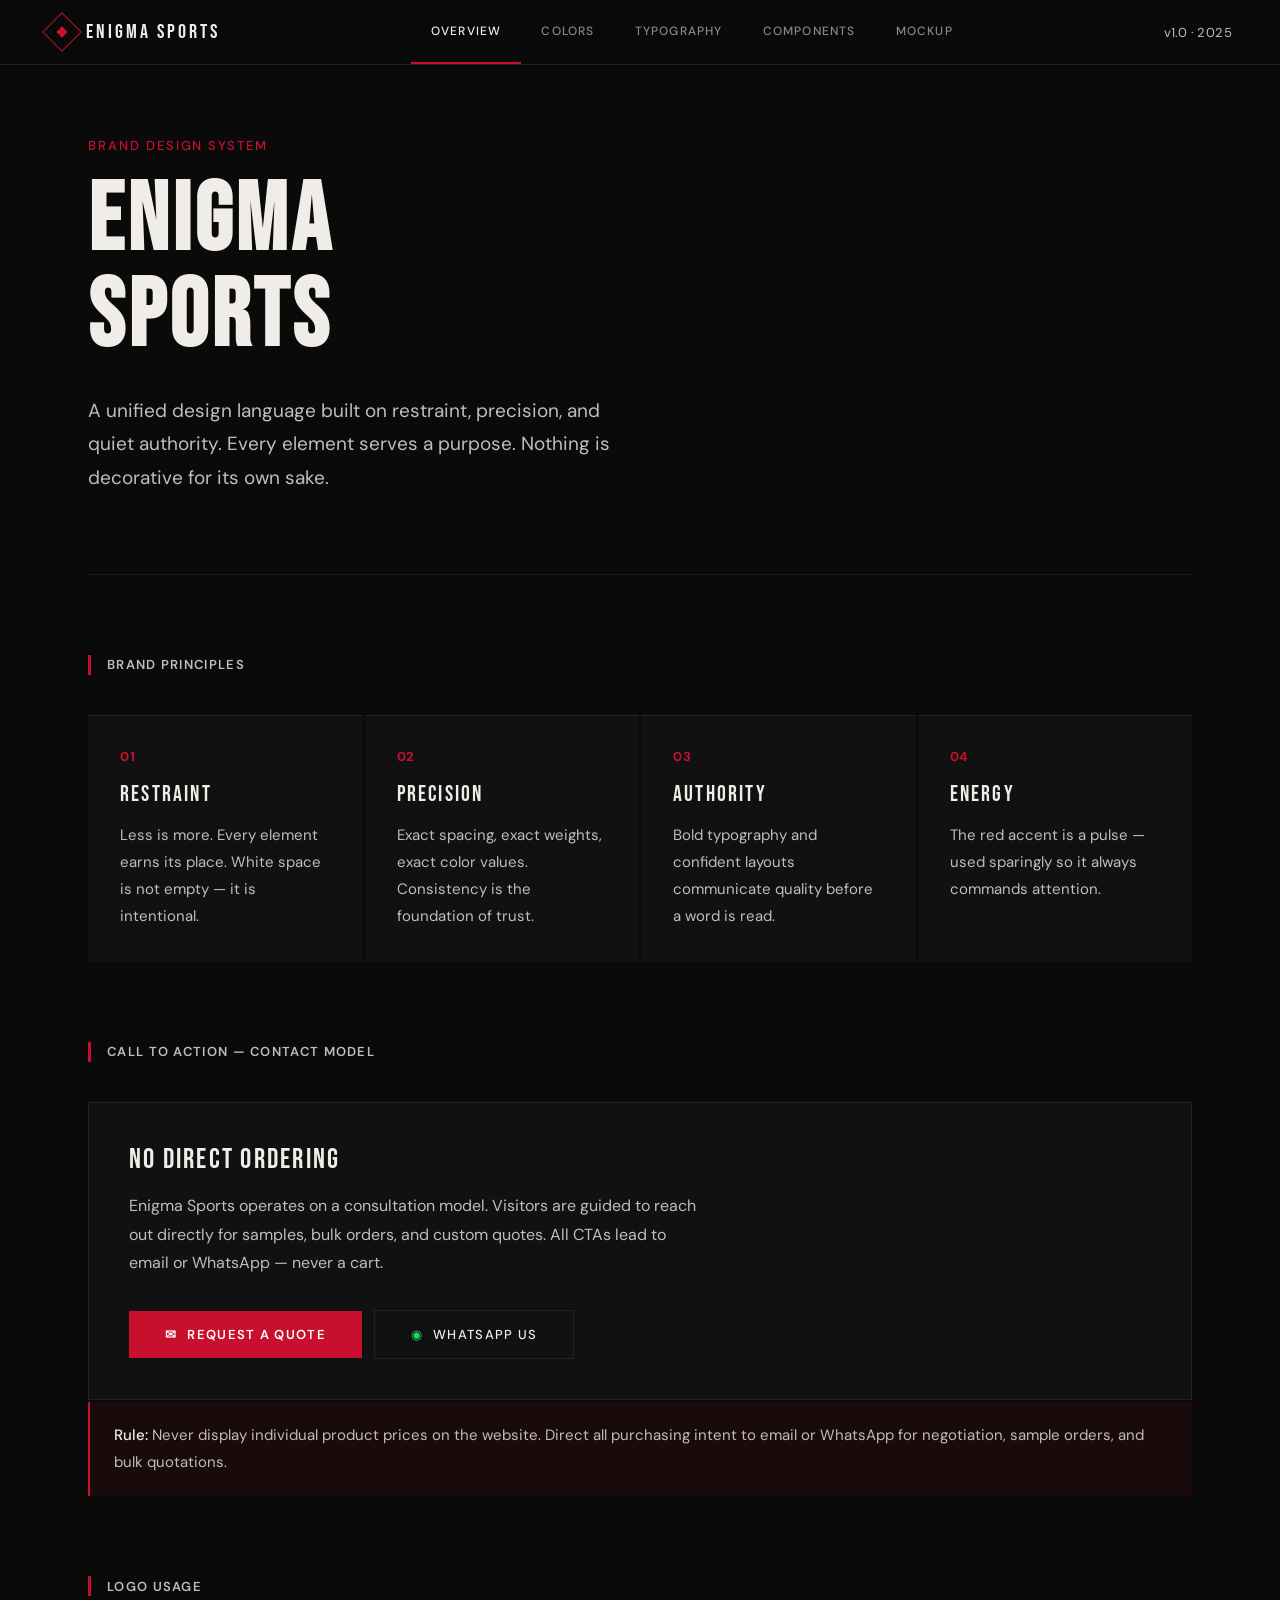
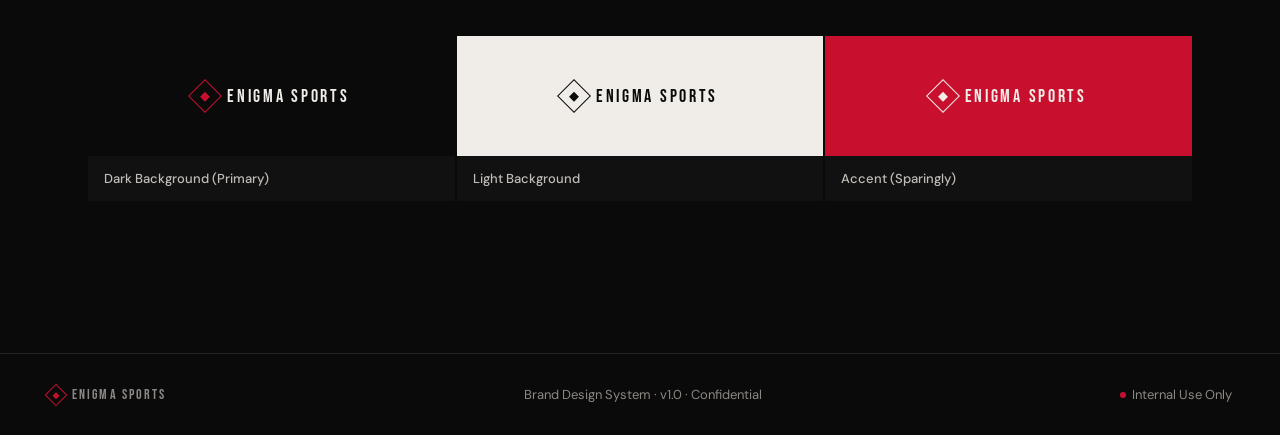
<file: enigma-sports-styleguide.html>
<!DOCTYPE html>
<html lang="en">
<head>
  <meta charset="UTF-8" />
  <meta name="viewport" content="width=device-width, initial-scale=1.0" />
  <title>Enigma Sports — Brand Design System</title>
  <link rel="preconnect" href="https://fonts.googleapis.com" />
  <link rel="preconnect" href="https://fonts.gstatic.com" crossorigin />
  <link href="https://fonts.googleapis.com/css2?family=DM+Sans:wght@300;400;500;600&family=Bebas+Neue&display=swap" rel="stylesheet" />
  <style>
    *, *::before, *::after { box-sizing: border-box; margin: 0; padding: 0; }

    :root {
      --bg:             #0A0A0A;
      --surface:        #111111;
      --elevated:       #1A1A1A;
      --border:         #222222;
      --border-subtle:  #1C1C1C;
      --accent:         #C8102E;
      --accent-muted:   #8B0B1F;
      --accent-subtle:  rgba(200,16,46,0.08);
      --text-primary:   #F0EDE8;
      --text-secondary: #C2BDB8;
      --text-muted:     #8C8884;
      --font-display:   'Bebas Neue', sans-serif;
      --font-body:      'DM Sans', sans-serif;
      --font-mono:      'DM Sans', sans-serif;
    }

    html { scroll-behavior: smooth; }

    body {
      background: var(--bg);
      color: var(--text-primary);
      font-family: var(--font-body);
      font-size: 16px;
      min-height: 100vh;
    }

    ::selection { background: var(--accent-muted); color: var(--text-primary); }
    ::-webkit-scrollbar { width: 4px; }
    ::-webkit-scrollbar-track { background: var(--bg); }
    ::-webkit-scrollbar-thumb { background: var(--border); }

    /* ── HEADER ── */
    header {
      border-bottom: 1px solid var(--border);
      padding: 0 48px;
      position: sticky; top: 0; z-index: 100;
      background: rgba(10,10,10,0.92);
      backdrop-filter: blur(12px);
    }
    .header-inner {
      display: flex; align-items: center; justify-content: space-between;
      height: 64px; max-width: 1200px; margin: 0 auto;
    }
    .logo { display: flex; align-items: center; gap: 10px; }
    .logo-diamond {
      width: 28px; height: 28px;
      border: 1.5px solid var(--accent);
      transform: rotate(45deg);
      display: flex; align-items: center; justify-content: center;
      flex-shrink: 0;
    }
    .logo-diamond-inner {
      width: 8px; height: 8px;
      background: var(--accent);
    }
    .logo-text {
      font-family: var(--font-display);
      font-size: 20px; letter-spacing: 0.15em;
      color: var(--text-primary);
    }
    nav { display: flex; }
    .tab-btn {
      padding: 0 20px; height: 64px;
      font-family: var(--font-body); font-size: 12px;
      letter-spacing: 0.1em; text-transform: uppercase;
      color: var(--text-muted); background: none; border: none;
      border-bottom: 2px solid transparent;
      cursor: pointer; transition: color 0.2s, border-color 0.2s;
      font-weight: 500;
    }
    .tab-btn:hover { color: var(--text-primary); }
    .tab-btn.active { color: var(--text-primary); border-bottom-color: var(--accent); }
    .header-version {
      font-family: var(--font-body); font-size: 13px;
      color: var(--text-secondary); letter-spacing: 0.03em;
    }

    /* ── MAIN ── */
    main { max-width: 1200px; margin: 0 auto; padding: 72px 48px; }

    /* ── PANELS ── */
    .panel { display: none; }
    .panel.active { display: block; }

    /* ── SECTION ── */
    .section { margin-bottom: 80px; }
    .section-title-row {
      display: flex; align-items: center; gap: 16px;
      margin-bottom: 40px;
    }
    .section-accent-bar { width: 3px; height: 20px; background: var(--accent); flex-shrink: 0; }
    .section-label {
      font-family: var(--font-body); font-size: 13px;
      letter-spacing: 0.1em; color: var(--text-secondary);
      text-transform: uppercase; font-weight: 600;
    }
    .divider { border-top: 1px solid var(--border-subtle); margin: 0 0 80px; }

    /* ── PAGE HEADING ── */
    .page-intro { margin-bottom: 80px; }
    .page-tag {
      font-family: var(--font-body); font-size: 13px;
      color: var(--accent); letter-spacing: 0.15em;
      text-transform: uppercase; margin-bottom: 20px; font-weight: 500;
    }
    .page-h1 {
      font-family: var(--font-display);
      font-size: clamp(56px, 8vw, 96px);
      letter-spacing: 0.04em; line-height: 1;
      color: var(--text-primary); margin-bottom: 28px;
    }
    .page-lead {
      font-size: 19px; font-weight: 400;
      color: var(--text-secondary);
      max-width: 560px; line-height: 1.75;
    }
    .section-h2 {
      font-family: var(--font-display);
      font-size: 48px; letter-spacing: 0.06em;
      margin-bottom: 14px;
    }
    .section-intro {
      color: var(--text-secondary); font-size: 17px;
      font-weight: 400; line-height: 1.75;
      margin-bottom: 56px;
    }

    /* ── PRINCIPLE CARDS ── */
    .principle-grid {
      display: grid;
      grid-template-columns: repeat(auto-fit, minmax(240px, 1fr));
      gap: 2px;
    }
    .principle-card {
      padding: 32px; background: var(--surface);
      border-top: 1px solid var(--border);
    }
    .principle-num {
      font-family: var(--font-body); font-size: 13px;
      color: var(--accent); margin-bottom: 16px; letter-spacing: 0.06em; font-weight: 700;
    }
    .principle-title {
      font-family: var(--font-display); font-size: 22px;
      letter-spacing: 0.1em; margin-bottom: 14px;
    }
    .principle-desc { font-size: 15px; color: var(--text-secondary); line-height: 1.8; font-weight: 400; }

    /* ── CTA BOX ── */
    .cta-box {
      padding: 40px; background: var(--surface);
      border: 1px solid var(--border); margin-bottom: 2px;
    }
    .cta-box-title {
      font-family: var(--font-display); font-size: 28px;
      letter-spacing: 0.08em; margin-bottom: 16px;
    }
    .cta-box-body {
      font-size: 16px; color: var(--text-secondary);
      line-height: 1.8; font-weight: 400;
      max-width: 580px; margin-bottom: 32px;
    }
    .cta-row { display: flex; flex-wrap: wrap; gap: 12px; align-items: center; }
    .btn-primary {
      background: var(--accent); color: #fff; border: none;
      padding: 15px 36px; font-family: var(--font-body);
      font-size: 13px; letter-spacing: 0.1em; text-transform: uppercase;
      cursor: pointer; display: inline-flex; align-items: center; gap: 10px;
      transition: background 0.2s, transform 0.15s; font-weight: 600;
    }
    .btn-primary:hover { background: var(--accent-muted); transform: translateY(-1px); }
    .btn-ghost {
      background: transparent; color: var(--text-primary);
      border: 1px solid var(--border); padding: 15px 36px;
      font-family: var(--font-body); font-size: 13px;
      letter-spacing: 0.1em; text-transform: uppercase;
      cursor: pointer; display: inline-flex; align-items: center; gap: 10px;
      transition: background 0.2s; font-weight: 500;
    }
    .btn-ghost:hover { background: var(--elevated); }
    .btn-text-link {
      background: transparent; color: var(--text-secondary); border: none;
      padding: 15px 0; font-family: var(--font-body); font-size: 13px;
      letter-spacing: 0.1em; text-transform: uppercase; cursor: pointer;
      border-bottom: 1px solid var(--text-muted);
      display: inline-flex; align-items: center; gap: 8px; font-weight: 500;
    }
    .whatsapp-dot { color: #25D366; }
    .accent-arrow { color: var(--accent); }
    .info-strip {
      padding: 20px 24px; background: var(--accent-subtle);
      border-left: 2px solid var(--accent);
    }
    .info-strip p { font-size: 15px; color: var(--text-secondary); line-height: 1.8; font-weight: 400; }
    .info-strip strong { color: var(--text-primary); font-weight: 500; }

    /* ── LOGO USAGE ── */
    .logo-row { display: flex; flex-wrap: wrap; gap: 2px; }
    .logo-variant { flex: 1; min-width: 240px; }
    .logo-preview {
      padding: 48px 32px;
      display: flex; align-items: center; justify-content: center;
    }
    .logo-preview-inner { display: flex; align-items: center; gap: 10px; }
    .logo-preview-diamond {
      width: 24px; height: 24px;
      border: 1.5px solid currentColor;
      transform: rotate(45deg);
      display: flex; align-items: center; justify-content: center;
    }
    .logo-preview-dot { width: 7px; height: 7px; }
    .logo-preview-text {
      font-family: var(--font-display); font-size: 18px;
      letter-spacing: 0.15em;
    }
    .logo-caption {
      padding: 14px 16px; background: var(--surface);
      font-family: var(--font-body); font-size: 13px;
      color: var(--text-secondary); font-weight: 500;
    }

    /* ── COLOR SWATCHES ── */
    .swatch-grid {
      display: grid;
      grid-template-columns: repeat(auto-fill, minmax(140px, 1fr));
      gap: 24px;
    }
    .swatch { display: flex; flex-direction: column; gap: 10px; }
    .swatch-color {
      width: 100%; height: 72px;
      border: 1px solid var(--border);
      position: relative; overflow: hidden;
    }
    .swatch-accent-line {
      position: absolute; bottom: 0; left: 0; right: 0;
      height: 2px; background: var(--accent);
    }
    .swatch-hex { font-family: var(--font-body); font-size: 13px; color: var(--text-primary); margin-bottom: 3px; font-weight: 500; }
    .swatch-name { font-size: 14px; color: var(--text-secondary); font-weight: 500; }
    .swatch-role { font-size: 13px; color: var(--text-secondary); }

    /* ── TYPE SAMPLES ── */
    .type-sample {
      padding: 28px 32px; background: var(--surface);
      border: 1px solid var(--border); margin-bottom: 2px;
    }
    .type-meta {
      display: flex; justify-content: space-between;
      align-items: flex-start; margin-bottom: 14px;
    }
    .type-label {
      font-family: var(--font-body); font-size: 13px;
      color: var(--text-secondary); text-transform: uppercase; letter-spacing: 0.08em; font-weight: 600;
    }
    .type-info { font-family: var(--font-body); font-size: 13px; color: var(--text-secondary); }

    /* ── TYPE SCALE ── */
    .scale-table { background: var(--surface); border: 1px solid var(--border); overflow: hidden; }
    .scale-row {
      display: flex; align-items: center; padding: 16px 28px; gap: 24px;
      border-bottom: 1px solid var(--border-subtle);
    }
    .scale-row:last-child { border-bottom: none; }
    .scale-name { font-family: var(--font-body); font-size: 13px; color: var(--text-secondary); width: 56px; font-weight: 600; letter-spacing: 0.04em; text-transform: uppercase; }
    .scale-size { font-family: var(--font-body); font-size: 13px; color: var(--text-secondary); margin-left: auto; }

    /* ── COMPONENT CARDS ── */
    .comp-box {
      padding: 36px; background: var(--surface);
      border: 1px solid var(--border); margin-bottom: 2px;
    }
    .comp-box-body { font-size: 15px; color: var(--text-secondary); line-height: 1.8; font-weight: 400; margin-bottom: 28px; }
    .ui-card-row { display: flex; flex-wrap: wrap; gap: 2px; max-width: 600px; }
    .ui-card {
      padding: 32px; background: var(--surface);
      border: 1px solid var(--border); flex: 1; min-width: 280px;
    }
    .ui-card-title {
      font-family: var(--font-body); font-size: 13px;
      color: var(--text-secondary); text-transform: uppercase;
      letter-spacing: 0.1em; margin-bottom: 24px; font-weight: 600;
    }

    /* ── PRODUCT CARDS ── */
    .product-grid { display: flex; flex-wrap: wrap; gap: 2px; max-width: 720px; }
    .product-card {
      flex: 1; min-width: 260px; background: var(--surface);
      border: 1px solid var(--border); cursor: pointer;
      transition: border-color 0.2s, transform 0.2s;
    }
    .product-card:hover { border-color: #333; transform: translateY(-2px); }
    .product-image {
      height: 280px; background: var(--elevated);
      display: flex; align-items: center; justify-content: center;
      position: relative;
    }
    .product-placeholder { color: var(--text-muted); font-family: var(--font-body); font-size: 12px; }
    .product-badge {
      position: absolute; top: 16px; left: 16px;
      background: var(--accent); color: #fff;
      font-family: var(--font-body); font-size: 12px;
      letter-spacing: 0.08em; padding: 4px 10px; font-weight: 700;
    }
    .product-info { padding: 20px 24px 24px; }
    .product-name {
      font-family: var(--font-display); font-size: 20px;
      letter-spacing: 0.08em; margin-bottom: 6px;
    }
    .product-colors {
      font-family: var(--font-body); font-size: 14px;
      color: var(--text-secondary); letter-spacing: 0.05em; margin-bottom: 18px; font-weight: 400;
    }
    .product-enquire {
      display: flex; align-items: center; gap: 8px;
      color: var(--text-secondary); font-family: var(--font-body);
      font-size: 13px; letter-spacing: 0.05em; cursor: pointer; font-weight: 500;
    }

    /* ── INPUT ── */
    .enquiry-input {
      width: 100%; background: var(--elevated);
      border: 1px solid var(--border); color: var(--text-primary);
      padding: 14px 16px; font-family: var(--font-body);
      font-size: 14px; outline: none;
      transition: border-color 0.2s;
    }
    .enquiry-input:focus { border-color: var(--accent); }
    .input-hint { margin-top: 8px; font-family: var(--font-body); font-size: 13px; color: var(--text-muted); }

    /* ── TAGS ── */
    .tag-row { display: flex; flex-wrap: wrap; gap: 8px; }
    .tag {
      padding: 6px 14px; background: var(--elevated);
      border: 1px solid var(--border); font-family: var(--font-body);
      font-size: 12px; letter-spacing: 0.05em;
      color: var(--text-secondary); text-transform: uppercase; font-weight: 500;
    }
    .tag.accent {
      background: var(--accent-subtle);
      border-color: var(--accent-muted);
      color: var(--accent);
    }

    /* ── NAVBAR DEMO ── */
    .navbar-demo {
      background: var(--surface); border: 1px solid var(--border);
      padding: 0 32px; display: flex; align-items: center;
      justify-content: space-between; height: 62px;
    }
    .navbar-logo { display: flex; align-items: center; gap: 8px; }
    .navbar-diamond {
      width: 20px; height: 20px;
      border: 1.5px solid var(--accent);
      transform: rotate(45deg);
      display: flex; align-items: center; justify-content: center;
    }
    .navbar-diamond-dot { width: 6px; height: 6px; background: var(--accent); }
    .navbar-brand { font-family: var(--font-display); font-size: 16px; letter-spacing: 0.15em; }
    .navbar-links { display: flex; gap: 32px; }
    .navbar-link {
      font-family: var(--font-body); font-size: 13px;
      letter-spacing: 0.08em; text-transform: uppercase;
      color: var(--text-muted); cursor: pointer;
      transition: color 0.2s; text-decoration: none; font-weight: 500;
    }
    .navbar-link:hover, .navbar-link.active { color: var(--accent); }
    .navbar-actions { display: flex; gap: 12px; align-items: center; }
    .navbar-contact {
      font-family: var(--font-body); font-size: 13px;
      letter-spacing: 0.05em; color: var(--text-muted); cursor: pointer; font-weight: 500;
    }
    .navbar-cta {
      background: var(--accent); color: #fff; border: none;
      padding: 8px 20px; font-family: var(--font-body);
      font-size: 12px; letter-spacing: 0.08em; text-transform: uppercase; cursor: pointer;
      transition: background 0.2s; font-weight: 600;
    }
    .navbar-cta:hover { background: var(--accent-muted); }

    /* ── MOCKUP ── */
    .standards-grid {
      display: grid;
      grid-template-columns: repeat(auto-fit, minmax(280px, 1fr));
      gap: 2px;
    }
    .standard-card {
      padding: 28px 32px; background: var(--surface);
      border-top: 2px solid var(--border-subtle);
    }
    .standard-title {
      font-family: var(--font-display); font-size: 18px;
      letter-spacing: 0.1em; margin-bottom: 12px;
    }
    .standard-desc { font-size: 15px; color: var(--text-secondary); line-height: 1.8; font-weight: 400; }

    .mockup-frames { display: flex; gap: 2px; flex-wrap: wrap; }
    .mockup-frame { flex: 1; min-width: 200px; }
    .mockup-preview {
      background: #F8F6F3; height: 320px;
      display: flex; align-items: center; justify-content: center;
      position: relative;
    }
    .mockup-outline {
      width: 80px; height: 100px;
      border: 1px dashed #CCC;
      display: flex; align-items: center; justify-content: center;
    }
    .mockup-outline-label { font-family: var(--font-body); font-size: 11px; color: #AAA; }
    .mockup-zoom {
      position: absolute; bottom: 16px; right: 16px;
      width: 48px; height: 48px; border: 1px solid var(--accent);
      display: flex; align-items: center; justify-content: center;
    }
    .mockup-zoom-label { font-family: var(--font-body); font-size: 10px; color: var(--accent); font-weight: 600; }
    .mockup-caption {
      padding: 12px 16px; background: var(--surface);
      display: flex; justify-content: space-between; align-items: center;
    }
    .mockup-caption-label { font-family: var(--font-body); font-size: 12px; color: var(--text-muted); letter-spacing: 0.1em; font-weight: 600; text-transform: uppercase; }
    .mockup-caption-primary { font-family: var(--font-body); font-size: 13px; color: var(--accent); font-weight: 600; }

    .branding-grid {
      padding: 32px; background: var(--surface);
      border: 1px solid var(--border);
      display: grid; grid-template-columns: 1fr 1fr; gap: 32px;
    }
    .branding-rule-label {
      font-family: var(--font-body); font-size: 12px;
      color: var(--accent); letter-spacing: 0.1em; margin-bottom: 10px;
      text-transform: uppercase; font-weight: 600;
    }
    .branding-rule-desc { font-size: 15px; color: var(--text-secondary); line-height: 1.8; font-weight: 400; }

    /* ── FOOTER ── */
    footer {
      border-top: 1px solid var(--border);
      padding: 32px 48px;
      display: flex; justify-content: space-between; align-items: center;
      flex-wrap: wrap; gap: 16px;
    }
    .footer-logo { display: flex; align-items: center; gap: 8px; }
    .footer-diamond {
      width: 16px; height: 16px;
      border: 1px solid var(--accent);
      transform: rotate(45deg);
      display: flex; align-items: center; justify-content: center;
    }
    .footer-diamond-dot { width: 5px; height: 5px; background: var(--accent); }
    .footer-brand { font-family: var(--font-display); font-size: 14px; letter-spacing: 0.15em; color: var(--text-muted); }
    .footer-copy { font-family: var(--font-body); font-size: 13px; color: var(--text-muted); }
    .footer-badge { display: flex; gap: 6px; align-items: center; }
    .footer-dot { width: 6px; height: 6px; background: var(--accent); border-radius: 50%; }
    .footer-internal { font-family: var(--font-body); font-size: 13px; color: var(--text-muted); }

    @media (max-width: 768px) {
      header { padding: 0 20px; }
      main { padding: 48px 20px; }
      .header-version { display: none; }
      .tab-btn { padding: 0 12px; font-size: 12px; }
      .branding-grid { grid-template-columns: 1fr; }
      footer { padding: 24px 20px; }
    }
  </style>
</head>
<body>

<!-- HEADER -->
<header>
  <div class="header-inner">
    <div class="logo">
      <div class="logo-diamond"><div class="logo-diamond-inner"></div></div>
      <span class="logo-text">ENIGMA SPORTS</span>
    </div>
    <nav>
      <button class="tab-btn active" data-tab="overview">Overview</button>
      <button class="tab-btn" data-tab="colors">Colors</button>
      <button class="tab-btn" data-tab="typography">Typography</button>
      <button class="tab-btn" data-tab="components">Components</button>
      <button class="tab-btn" data-tab="mockup">Mockup</button>
    </nav>
    <div class="header-version">v1.0 · 2025</div>
  </div>
</header>

<main>

  <!-- ═══════════════════════════════════════ OVERVIEW ═══ -->
  <div class="panel active" id="panel-overview">

    <div class="page-intro">
      <div class="page-tag">Brand Design System</div>
      <h1 class="page-h1">ENIGMA<br>SPORTS</h1>
      <p class="page-lead">A unified design language built on restraint, precision, and quiet authority. Every element serves a purpose. Nothing is decorative for its own sake.</p>
    </div>

    <div class="divider"></div>

    <!-- Brand Principles -->
    <div class="section">
      <div class="section-title-row">
        <div class="section-accent-bar"></div>
        <span class="section-label">Brand Principles</span>
      </div>
      <div class="principle-grid">
        <div class="principle-card">
          <div class="principle-num">01</div>
          <div class="principle-title">RESTRAINT</div>
          <p class="principle-desc">Less is more. Every element earns its place. White space is not empty — it is intentional.</p>
        </div>
        <div class="principle-card">
          <div class="principle-num">02</div>
          <div class="principle-title">PRECISION</div>
          <p class="principle-desc">Exact spacing, exact weights, exact color values. Consistency is the foundation of trust.</p>
        </div>
        <div class="principle-card">
          <div class="principle-num">03</div>
          <div class="principle-title">AUTHORITY</div>
          <p class="principle-desc">Bold typography and confident layouts communicate quality before a word is read.</p>
        </div>
        <div class="principle-card">
          <div class="principle-num">04</div>
          <div class="principle-title">ENERGY</div>
          <p class="principle-desc">The red accent is a pulse — used sparingly so it always commands attention.</p>
        </div>
      </div>
    </div>

    <!-- CTA Model -->
    <div class="section">
      <div class="section-title-row">
        <div class="section-accent-bar"></div>
        <span class="section-label">Call to Action — Contact Model</span>
      </div>
      <div class="cta-box">
        <div class="cta-box-title">NO DIRECT ORDERING</div>
        <p class="cta-box-body">Enigma Sports operates on a consultation model. Visitors are guided to reach out directly for samples, bulk orders, and custom quotes. All CTAs lead to email or WhatsApp — never a cart.</p>
        <div class="cta-row">
          <button class="btn-primary"><span>✉</span> Request a Quote</button>
          <button class="btn-ghost"><span class="whatsapp-dot">◉</span> WhatsApp Us</button>
        </div>
      </div>
      <div class="info-strip">
        <p><strong>Rule:</strong> Never display individual product prices on the website. Direct all purchasing intent to email or WhatsApp for negotiation, sample orders, and bulk quotations.</p>
      </div>
    </div>

    <!-- Logo Usage -->
    <div class="section">
      <div class="section-title-row">
        <div class="section-accent-bar"></div>
        <span class="section-label">Logo Usage</span>
      </div>
      <div class="logo-row">
        <div class="logo-variant">
          <div class="logo-preview" style="background:#0A0A0A;">
            <div class="logo-preview-inner" style="color:#C8102E;">
              <div class="logo-preview-diamond"><div class="logo-preview-dot" style="background:#C8102E;"></div></div>
              <span class="logo-preview-text" style="color:#F0EDE8;">ENIGMA SPORTS</span>
            </div>
          </div>
          <div class="logo-caption">Dark Background (Primary)</div>
        </div>
        <div class="logo-variant">
          <div class="logo-preview" style="background:#F0EDE8;">
            <div class="logo-preview-inner" style="color:#0A0A0A;">
              <div class="logo-preview-diamond" style="border-color:#0A0A0A;"><div class="logo-preview-dot" style="background:#0A0A0A;"></div></div>
              <span class="logo-preview-text" style="color:#0A0A0A;">ENIGMA SPORTS</span>
            </div>
          </div>
          <div class="logo-caption">Light Background</div>
        </div>
        <div class="logo-variant">
          <div class="logo-preview" style="background:#C8102E;">
            <div class="logo-preview-inner" style="color:#F0EDE8;">
              <div class="logo-preview-diamond" style="border-color:#F0EDE8;"><div class="logo-preview-dot" style="background:#F0EDE8;"></div></div>
              <span class="logo-preview-text" style="color:#F0EDE8;">ENIGMA SPORTS</span>
            </div>
          </div>
          <div class="logo-caption">Accent (Sparingly)</div>
        </div>
      </div>
    </div>

  </div><!-- /overview -->


  <!-- ═══════════════════════════════════════ COLORS ═══ -->
  <div class="panel" id="panel-colors">
    <h2 class="section-h2">COLOR SYSTEM</h2>
    <p class="section-intro">Dark foundations with a single, disciplined accent. Red is reserved — it should always feel like a signal.</p>

    <div class="section">
      <div class="section-title-row">
        <div class="section-accent-bar"></div>
        <span class="section-label">Foundation</span>
      </div>
      <div class="swatch-grid">
        <div class="swatch">
          <div class="swatch-color" style="background:#0A0A0A;"></div>
          <div class="swatch-hex">#0A0A0A</div>
          <div class="swatch-name">Void</div>
          <div class="swatch-role">Page Background</div>
        </div>
        <div class="swatch">
          <div class="swatch-color" style="background:#111111;"></div>
          <div class="swatch-hex">#111111</div>
          <div class="swatch-name">Surface</div>
          <div class="swatch-role">Card / Panel BG</div>
        </div>
        <div class="swatch">
          <div class="swatch-color" style="background:#1A1A1A;"></div>
          <div class="swatch-hex">#1A1A1A</div>
          <div class="swatch-name">Elevated</div>
          <div class="swatch-role">Hover / Raised</div>
        </div>
        <div class="swatch">
          <div class="swatch-color" style="background:#222222;"></div>
          <div class="swatch-hex">#222222</div>
          <div class="swatch-name">Border</div>
          <div class="swatch-role">UI Dividers</div>
        </div>
      </div>
    </div>

    <div class="section">
      <div class="section-title-row">
        <div class="section-accent-bar"></div>
        <span class="section-label">Accent — Use Sparingly</span>
      </div>
      <div class="swatch-grid">
        <div class="swatch">
          <div class="swatch-color" style="background:#C8102E;"><div class="swatch-accent-line"></div></div>
          <div class="swatch-hex">#C8102E</div>
          <div class="swatch-name">Enigma Red</div>
          <div class="swatch-role">Primary Accent</div>
        </div>
        <div class="swatch">
          <div class="swatch-color" style="background:#8B0B1F;"><div class="swatch-accent-line"></div></div>
          <div class="swatch-hex">#8B0B1F</div>
          <div class="swatch-name">Deep Red</div>
          <div class="swatch-role">Hover / Active</div>
        </div>
        <div class="swatch">
          <div class="swatch-color" style="background:rgba(200,16,46,0.08); border:1px solid #333;"></div>
          <div class="swatch-hex">rgba(200,16,46,0.08)</div>
          <div class="swatch-name">Red Wash</div>
          <div class="swatch-role">Subtle BG Tint</div>
        </div>
      </div>
      <div class="info-strip" style="margin-top:24px;">
        <p><strong>Usage rule:</strong> Red accent should appear on no more than one element per viewport. Use it for CTAs, active states, or a single highlight. Never use it for decoration alone.</p>
      </div>
    </div>

    <div class="section">
      <div class="section-title-row">
        <div class="section-accent-bar"></div>
        <span class="section-label">Typography Colors</span>
      </div>
      <div class="swatch-grid">
        <div class="swatch">
          <div class="swatch-color" style="background:#F0EDE8;"></div>
          <div class="swatch-hex">#F0EDE8</div>
          <div class="swatch-name">Warm White</div>
          <div class="swatch-role">Primary Text</div>
        </div>
        <div class="swatch">
          <div class="swatch-color" style="background:#8A8480;"></div>
          <div class="swatch-hex">#8A8480</div>
          <div class="swatch-name">Stone</div>
          <div class="swatch-role">Secondary Text</div>
        </div>
        <div class="swatch">
          <div class="swatch-color" style="background:#4A4744;"></div>
          <div class="swatch-hex">#4A4744</div>
          <div class="swatch-name">Ash</div>
          <div class="swatch-role">Muted / Labels</div>
        </div>
      </div>
    </div>
  </div><!-- /colors -->


  <!-- ═══════════════════════════════════════ TYPOGRAPHY ═══ -->
  <div class="panel" id="panel-typography">
    <h2 class="section-h2">TYPOGRAPHY</h2>
    <p class="section-intro">Two typefaces. Bebas Neue for bold display, DM Sans for clean readable body copy throughout.</p>

    <div class="section">
      <div class="section-title-row">
        <div class="section-accent-bar"></div>
        <span class="section-label">Display — Bebas Neue</span>
      </div>
      <div class="type-sample">
        <div class="type-meta">
          <span class="type-label">Display / Hero</span>
          <span class="type-info">Bebas Neue · 400 · 72px</span>
        </div>
        <div style="font-family:var(--font-display);font-size:72px;color:var(--text-primary);line-height:1.1;">PERFORMANCE DEFINED</div>
      </div>
      <div class="type-sample">
        <div class="type-meta">
          <span class="type-label">Section Heading</span>
          <span class="type-info">Bebas Neue · 400 · 48px</span>
        </div>
        <div style="font-family:var(--font-display);font-size:48px;color:var(--text-primary);line-height:1.1;">BUILT TO LAST</div>
      </div>
      <div class="type-sample">
        <div class="type-meta">
          <span class="type-label">Sub-heading</span>
          <span class="type-info">Bebas Neue · 400 · 32px</span>
        </div>
        <div style="font-family:var(--font-display);font-size:32px;color:var(--text-primary);line-height:1.1;">NEW ARRIVALS · SPRING 2025</div>
      </div>
    </div>

    <div class="section">
      <div class="section-title-row">
        <div class="section-accent-bar"></div>
        <span class="section-label">Body — DM Sans</span>
      </div>
      <div class="type-sample">
        <div class="type-meta">
          <span class="type-label">Lead / Intro</span>
          <span class="type-info">DM Sans · 400 · 22px</span>
        </div>
        <div style="font-family:'DM Sans',sans-serif;font-size:22px;font-weight:400;color:var(--text-primary);line-height:1.6;">Crafted for those who refuse to settle. Every stitch, every seam — a statement.</div>
      </div>
      <div class="type-sample">
        <div class="type-meta">
          <span class="type-label">Body Regular</span>
          <span class="type-info">DM Sans · 400 · 17px</span>
        </div>
        <div style="font-family:'DM Sans',sans-serif;font-size:17px;font-weight:400;color:var(--text-primary);line-height:1.8;">Enigma Sports blends technical performance with refined aesthetics. Our garments move with you, not against you — engineered to perform at every level.</div>
      </div>
      <div class="type-sample">
        <div class="type-meta">
          <span class="type-label">Body Emphasis</span>
          <span class="type-info">DM Sans · 600 · 15px</span>
        </div>
        <div style="font-family:'DM Sans',sans-serif;font-size:15px;font-weight:600;color:var(--text-primary);line-height:1.75;">Premium materials. Uncompromising fit. Built for the athlete in every season.</div>
      </div>
    </div>

    <div class="section">
      <div class="section-title-row">
        <div class="section-accent-bar"></div>
        <span class="section-label">UI Label — DM Sans</span>
      </div>
      <div class="type-sample">
        <div class="type-meta">
          <span class="type-label">Label / Tag / Caption</span>
          <span class="type-info">DM Sans · 500 · 13px</span>
        </div>
        <div style="font-family:'DM Sans',sans-serif;font-size:13px;font-weight:500;letter-spacing:0.1em;text-transform:uppercase;color:var(--text-primary);line-height:1.5;">PRODUCT CODE: ES-2025-004 · SIZE: M · COLORWAY: ONYX</div>
      </div>
    </div>

    <div class="section">
      <div class="section-title-row">
        <div class="section-accent-bar"></div>
        <span class="section-label">Scale Reference</span>
      </div>
      <div class="scale-table">
        <div class="scale-row">
          <span class="scale-name">Hero</span>
          <span style="font-family:var(--font-display);font-size:96px;color:var(--text-primary);line-height:1;">Aa</span>
          <span class="scale-size">96px</span>
        </div>
        <div class="scale-row">
          <span class="scale-name">H1</span>
          <span style="font-family:var(--font-display);font-size:64px;color:var(--text-primary);line-height:1;">Aa</span>
          <span class="scale-size">64px</span>
        </div>
        <div class="scale-row">
          <span class="scale-name">H2</span>
          <span style="font-family:var(--font-display);font-size:40px;color:var(--text-primary);line-height:1;">Aa</span>
          <span class="scale-size">40px</span>
        </div>
        <div class="scale-row">
          <span class="scale-name">H3</span>
          <span style="font-family:var(--font-display);font-size:28px;color:var(--text-primary);line-height:1;">Aa</span>
          <span class="scale-size">28px</span>
        </div>
        <div class="scale-row">
          <span class="scale-name">Lead</span>
          <span style="font-family:'DM Sans',sans-serif;font-size:22px;font-weight:400;color:var(--text-primary);line-height:1;">Aa</span>
          <span class="scale-size">22px</span>
        </div>
        <div class="scale-row">
          <span class="scale-name">Body</span>
          <span style="font-family:'DM Sans',sans-serif;font-size:17px;font-weight:400;color:var(--text-primary);line-height:1;">Aa</span>
          <span class="scale-size">17px</span>
        </div>
        <div class="scale-row">
          <span class="scale-name">Label</span>
          <span style="font-family:'DM Sans',sans-serif;font-size:13px;font-weight:500;color:var(--text-primary);line-height:1;">Aa</span>
          <span class="scale-size">13px</span>
        </div>
      </div>
    </div>
  </div><!-- /typography -->


  <!-- ═══════════════════════════════════════ COMPONENTS ═══ -->
  <div class="panel" id="panel-components">
    <h2 class="section-h2">UI COMPONENTS</h2>
    <p class="section-intro">Precise, functional, minimal. Each component stripped to its essential form.</p>

    <div class="section">
      <div class="section-title-row">
        <div class="section-accent-bar"></div>
        <span class="section-label">Primary CTAs — Contact Only</span>
      </div>
      <div class="comp-box">
        <p class="comp-box-body">All purchase intent is directed to direct contact. The two primary CTA variants below are the <em>only</em> conversion actions used sitewide.</p>
        <div class="cta-row">
          <button class="btn-primary"><span>✉</span> Request a Quote</button>
          <button class="btn-ghost"><span class="whatsapp-dot">◉</span> WhatsApp Us</button>
          <button class="btn-text-link">Order Samples <span class="accent-arrow">→</span></button>
        </div>
      </div>
      <div class="info-strip">
        <p><strong>Never use:</strong> "Add to Cart", "Buy Now", "Checkout", or any price display. All product pages end with an enquiry CTA.</p>
      </div>
    </div>

    <div class="section">
      <div class="section-title-row">
        <div class="section-accent-bar"></div>
        <span class="section-label">Product Card — No Price</span>
      </div>
      <div class="product-grid">
        <div class="product-card">
          <div class="product-image">
            <span class="product-placeholder">[ PRODUCT IMAGE ]</span>
            <div class="product-badge">NEW</div>
          </div>
          <div class="product-info">
            <div class="product-name">PERFORMANCE TEE</div>
            <div class="product-colors">ONYX · OBSIDIAN · SLATE</div>
            <div class="product-enquire">Enquire for pricing <span class="accent-arrow">→</span></div>
          </div>
        </div>
        <div class="product-card">
          <div class="product-image">
            <span class="product-placeholder">[ PRODUCT IMAGE ]</span>
            <div class="product-badge">NEW</div>
          </div>
          <div class="product-info">
            <div class="product-name">TRACK JACKET</div>
            <div class="product-colors">ONYX · OBSIDIAN · SLATE</div>
            <div class="product-enquire">Enquire for pricing <span class="accent-arrow">→</span></div>
          </div>
        </div>
      </div>
    </div>

    <div class="section">
      <div class="section-title-row">
        <div class="section-accent-bar"></div>
        <span class="section-label">Form Elements</span>
      </div>
      <div class="ui-card-row">
        <div class="ui-card">
          <div class="ui-card-title">Enquiry / Contact Input</div>
          <input class="enquiry-input" type="text" placeholder="Your email or WhatsApp number..." />
          <div class="input-hint">Focus state uses accent red border</div>
        </div>
        <div class="ui-card">
          <div class="ui-card-title">Tag / Badge</div>
          <div class="tag-row">
            <span class="tag">Bulk Orders</span>
            <span class="tag">Custom Samples</span>
            <span class="tag accent">B2B</span>
            <span class="tag">MOQ Available</span>
          </div>
        </div>
      </div>
    </div>

    <div class="section">
      <div class="section-title-row">
        <div class="section-accent-bar"></div>
        <span class="section-label">Navigation Bar</span>
      </div>
      <div class="navbar-demo">
        <div class="navbar-logo">
          <div class="navbar-diamond"><div class="navbar-diamond-dot"></div></div>
          <span class="navbar-brand">ENIGMA SPORTS</span>
        </div>
        <div class="navbar-links">
          <a class="navbar-link active">Men</a>
          <a class="navbar-link">Women</a>
          <a class="navbar-link">Sport</a>
          <a class="navbar-link">About</a>
        </div>
        <div class="navbar-actions">
          <span class="navbar-contact">✉ Contact</span>
          <button class="navbar-cta">Get a Quote</button>
        </div>
      </div>
    </div>
  </div><!-- /components -->


  <!-- ═══════════════════════════════════════ MOCKUP ═══ -->
  <div class="panel" id="panel-mockup">
    <h2 class="section-h2">CLOTHING MOCKUP STYLE</h2>
    <p class="section-intro">Clean studio presentation. Every garment photographed to the same standard.</p>

    <div class="section">
      <div class="section-title-row">
        <div class="section-accent-bar"></div>
        <span class="section-label">Photography Standards</span>
      </div>
      <div class="standards-grid">
        <div class="standard-card">
          <div class="standard-title">BACKGROUND</div>
          <p class="standard-desc">Pure white (#FFFFFF) or off-white (#F8F6F3). No gradients, no shadows on backdrop.</p>
        </div>
        <div class="standard-card">
          <div class="standard-title">LIGHTING</div>
          <p class="standard-desc">Soft, even diffused lighting. No harsh shadows. Subtle shadow beneath garment for depth only.</p>
        </div>
        <div class="standard-card">
          <div class="standard-title">SHOT ANGLES</div>
          <p class="standard-desc">Front flat-lay, front ghost mannequin, and back ghost mannequin for every SKU.</p>
        </div>
        <div class="standard-card">
          <div class="standard-title">COMPOSITION</div>
          <p class="standard-desc">Centered. 10% padding on all sides minimum. No cropping of garment edges.</p>
        </div>
        <div class="standard-card">
          <div class="standard-title">COLOR ACCURACY</div>
          <p class="standard-desc">Calibrated to sRGB. All colorways shot under identical conditions. No retouching of color.</p>
        </div>
        <div class="standard-card">
          <div class="standard-title">RESOLUTION</div>
          <p class="standard-desc">Minimum 2000×2500px. Exported as sRGB JPEG 90% or WebP for web, PNG for print.</p>
        </div>
      </div>
    </div>

    <div class="section">
      <div class="section-title-row">
        <div class="section-accent-bar"></div>
        <span class="section-label">Mockup Frame Example</span>
      </div>
      <div class="mockup-frames">
        <div class="mockup-frame">
          <div class="mockup-preview">
            <div class="mockup-outline"><span class="mockup-outline-label">garment</span></div>
          </div>
          <div class="mockup-caption">
            <span class="mockup-caption-label">FRONT</span>
            <span class="mockup-caption-primary">PRIMARY</span>
          </div>
        </div>
        <div class="mockup-frame">
          <div class="mockup-preview">
            <div class="mockup-outline" style="border-color:#DDD;"><span class="mockup-outline-label">garment</span></div>
          </div>
          <div class="mockup-caption">
            <span class="mockup-caption-label">BACK</span>
          </div>
        </div>
        <div class="mockup-frame">
          <div class="mockup-preview">
            <div class="mockup-outline" style="border-color:#DDD;"><span class="mockup-outline-label">garment</span></div>
            <div class="mockup-zoom"><span class="mockup-zoom-label">zoom</span></div>
          </div>
          <div class="mockup-caption">
            <span class="mockup-caption-label">DETAIL</span>
          </div>
        </div>
      </div>
    </div>

    <div class="section">
      <div class="section-title-row">
        <div class="section-accent-bar"></div>
        <span class="section-label">Branding on Product</span>
      </div>
      <div class="branding-grid">
        <div>
          <div class="branding-rule-label">Logo Placement</div>
          <p class="branding-rule-desc">Left chest or center nape. Never centered on front unless the design calls for it explicitly.</p>
        </div>
        <div>
          <div class="branding-rule-label">Label Color</div>
          <p class="branding-rule-desc">Woven label in black fabric, white text. Accent label variant uses a single red thread line only.</p>
        </div>
        <div>
          <div class="branding-rule-label">Tag Design</div>
          <p class="branding-rule-desc">Hang tag in black matte cardstock. Logotype in white Bebas Neue. SKU in Courier. Red cord only.</p>
        </div>
        <div>
          <div class="branding-rule-label">Embroidery</div>
          <p class="branding-rule-desc">Diamond logomark at 18px equivalent on physical scale. Never printed — always embroidered or woven.</p>
        </div>
      </div>
    </div>
  </div><!-- /mockup -->

</main>

<!-- FOOTER -->
<footer>
  <div class="footer-logo">
    <div class="footer-diamond"><div class="footer-diamond-dot"></div></div>
    <span class="footer-brand">ENIGMA SPORTS</span>
  </div>
  <span class="footer-copy">Brand Design System · v1.0 · Confidential</span>
  <div class="footer-badge">
    <div class="footer-dot"></div>
    <span class="footer-internal">Internal Use Only</span>
  </div>
</footer>

<script>
  const tabs = document.querySelectorAll('.tab-btn');
  const panels = document.querySelectorAll('.panel');

  tabs.forEach(btn => {
    btn.addEventListener('click', () => {
      const target = btn.dataset.tab;
      tabs.forEach(t => t.classList.remove('active'));
      panels.forEach(p => p.classList.remove('active'));
      btn.classList.add('active');
      document.getElementById('panel-' + target).classList.add('active');
      window.scrollTo({ top: 0, behavior: 'smooth' });
    });
  });
</script>
</body>
</html>
</file>
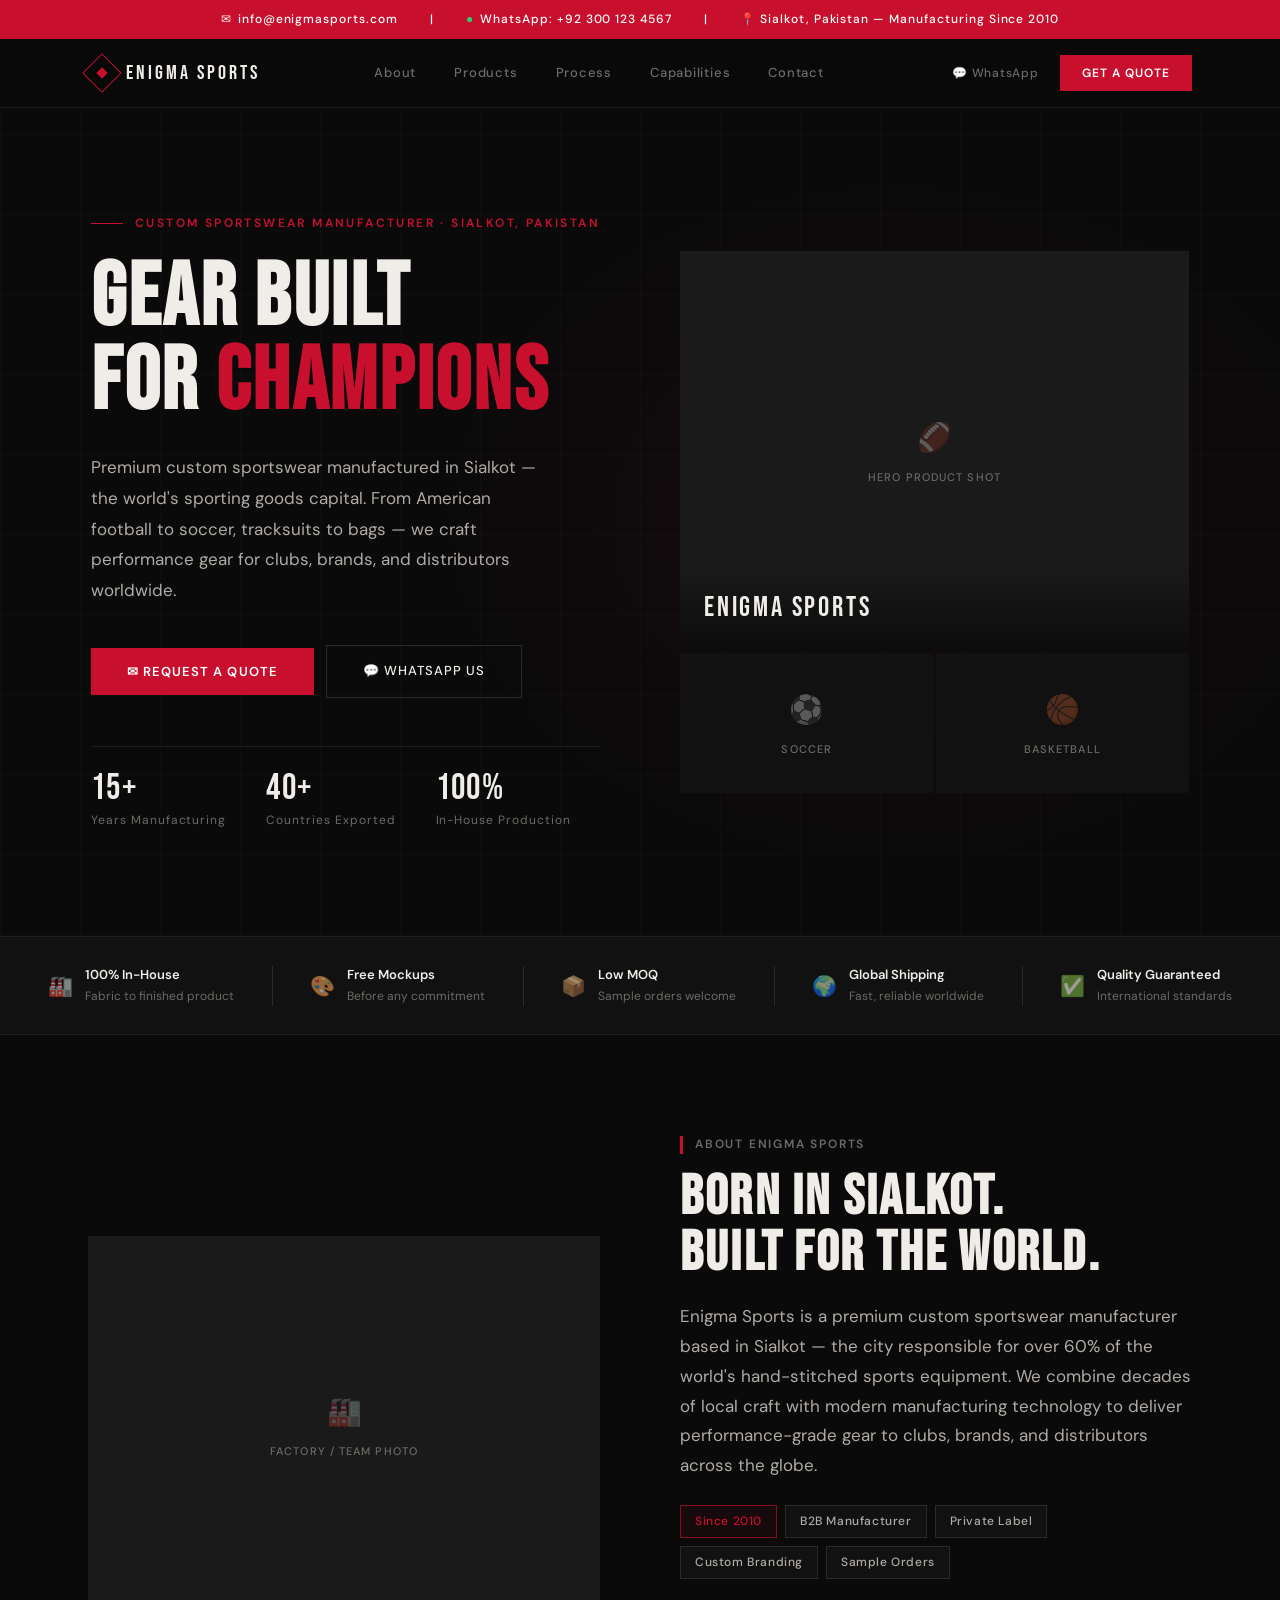
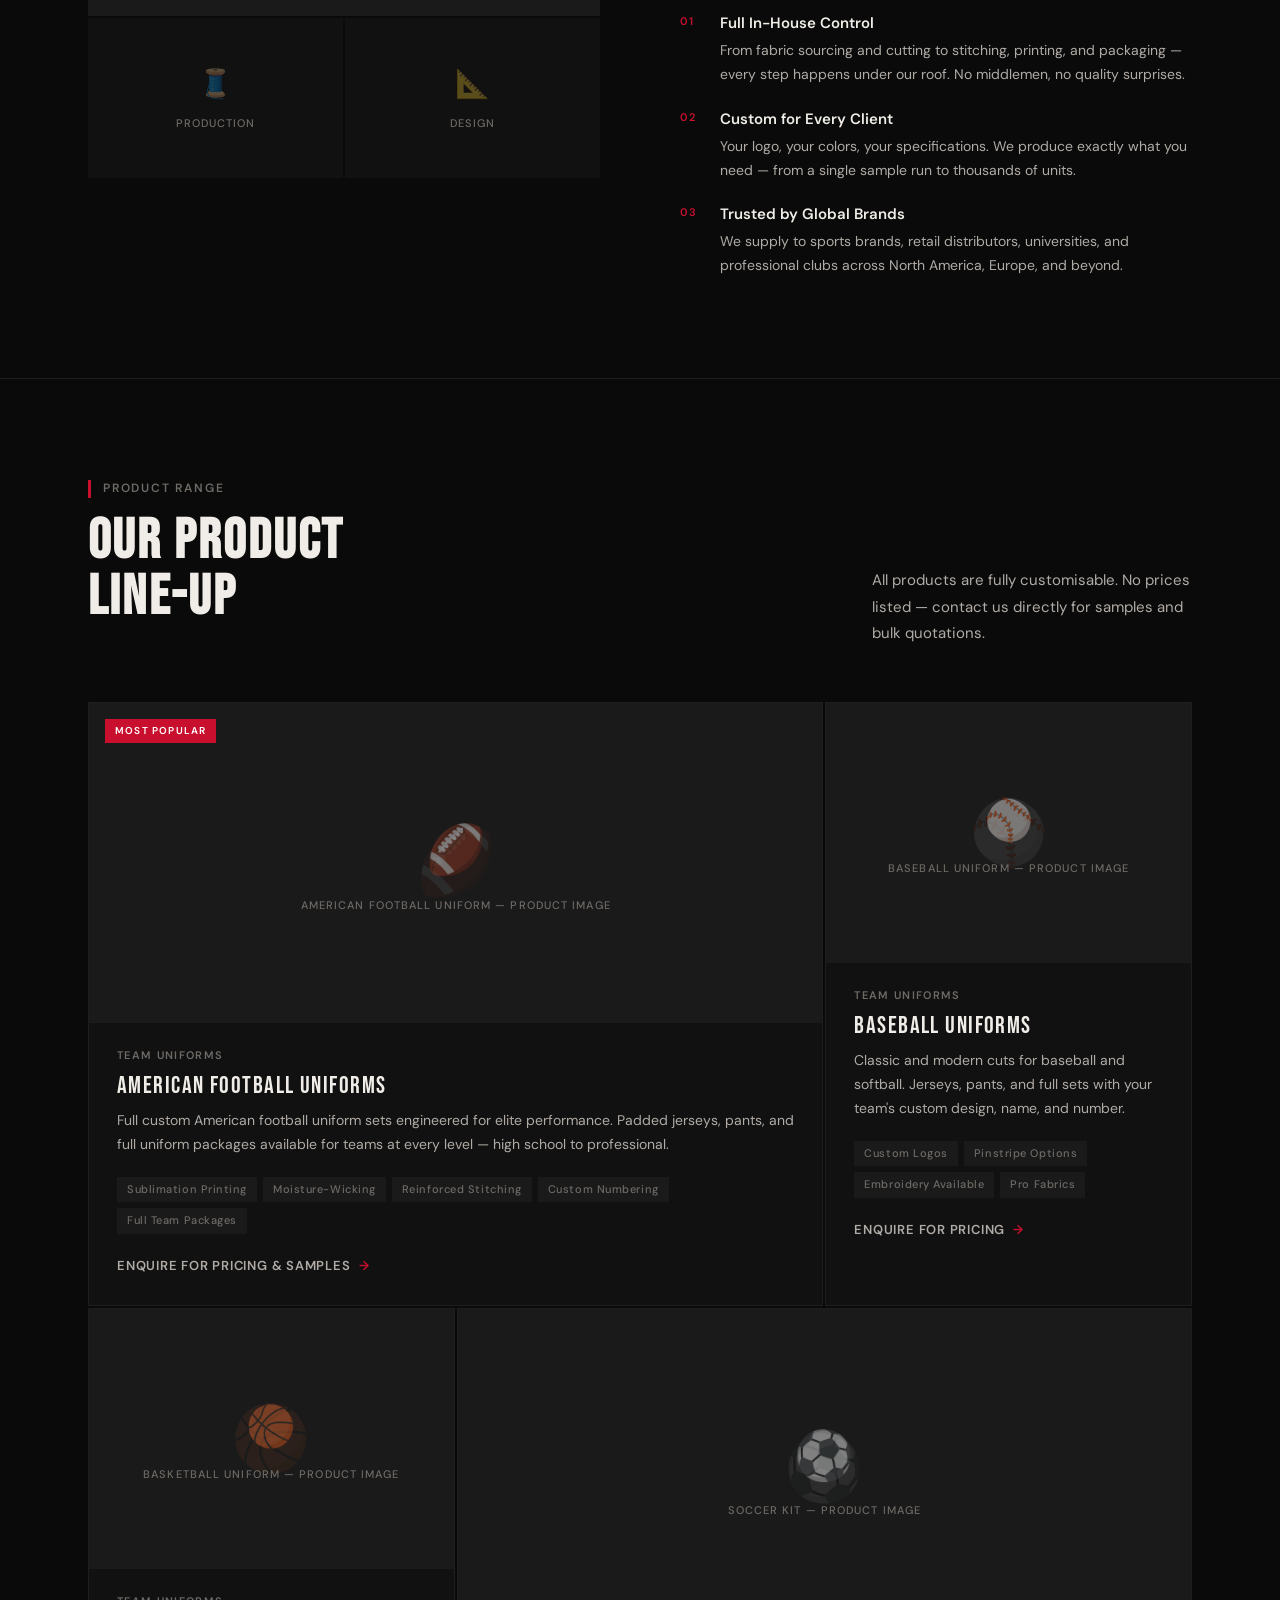
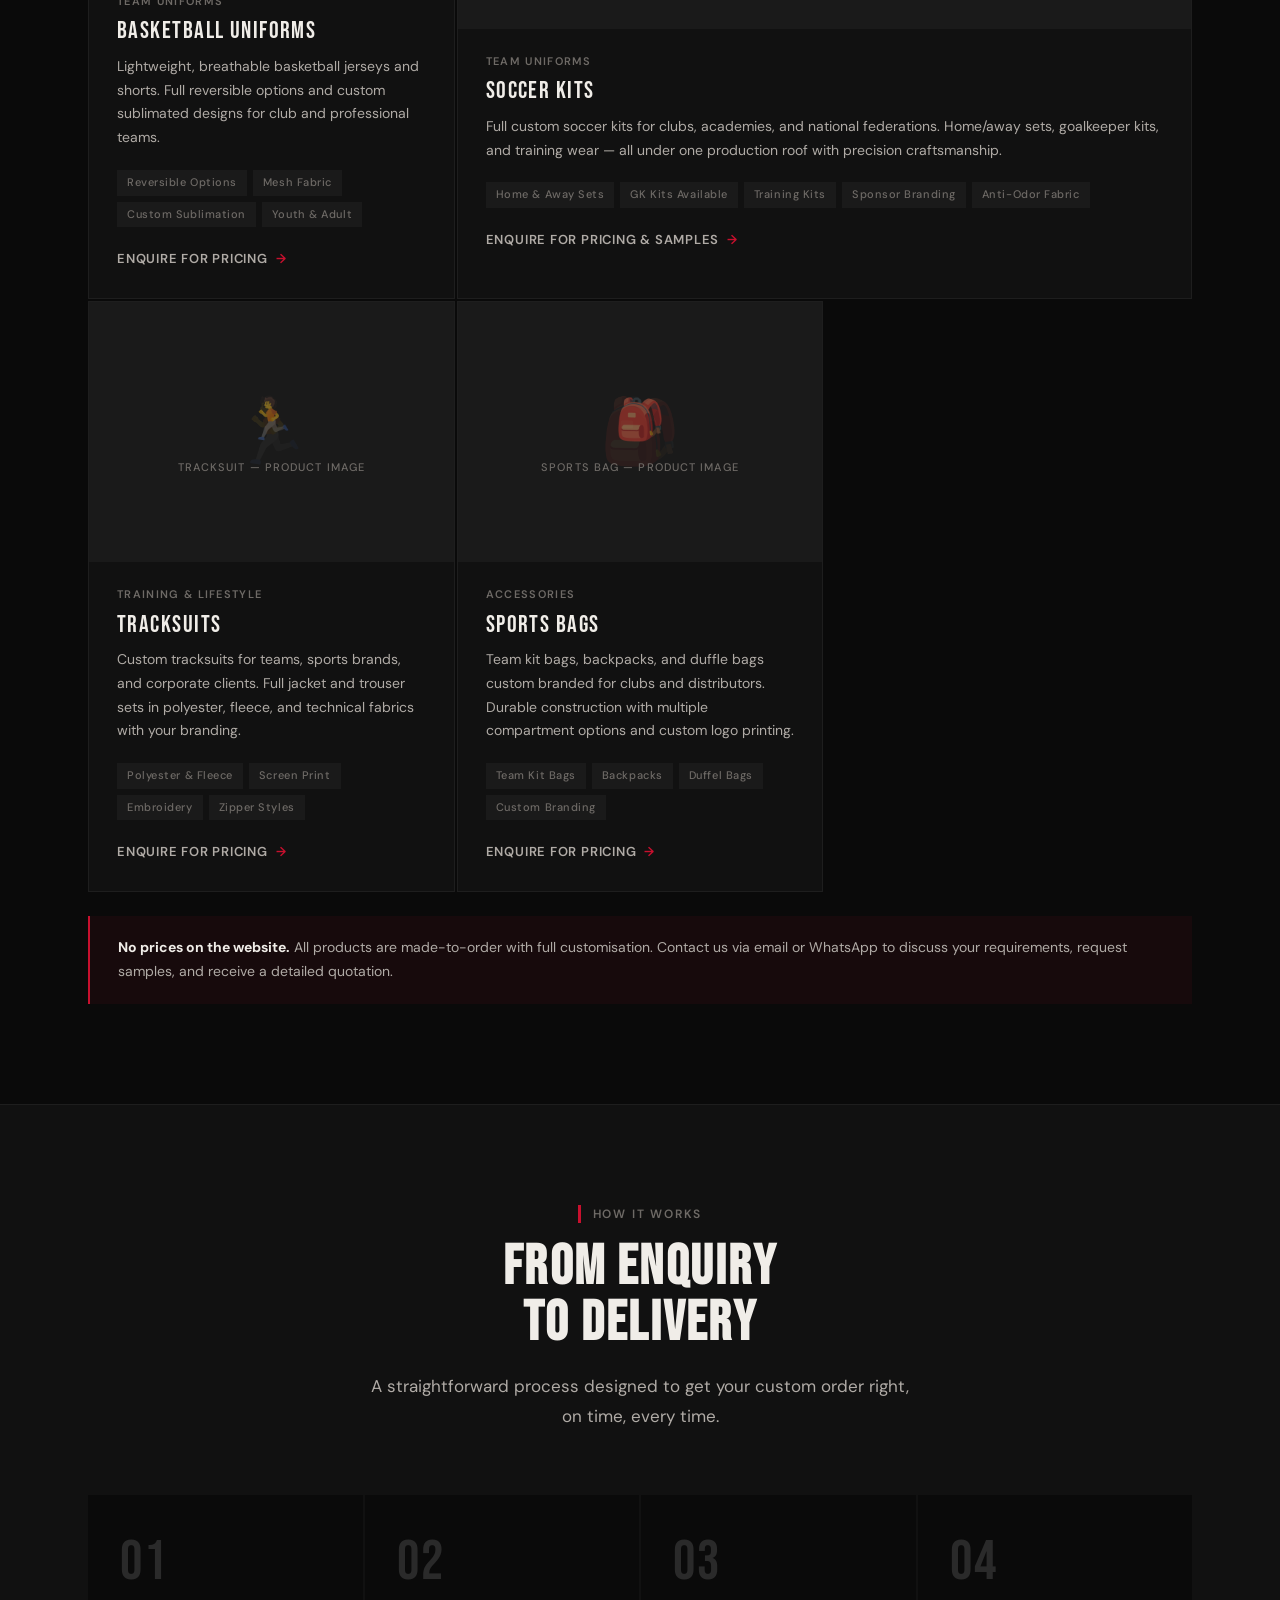
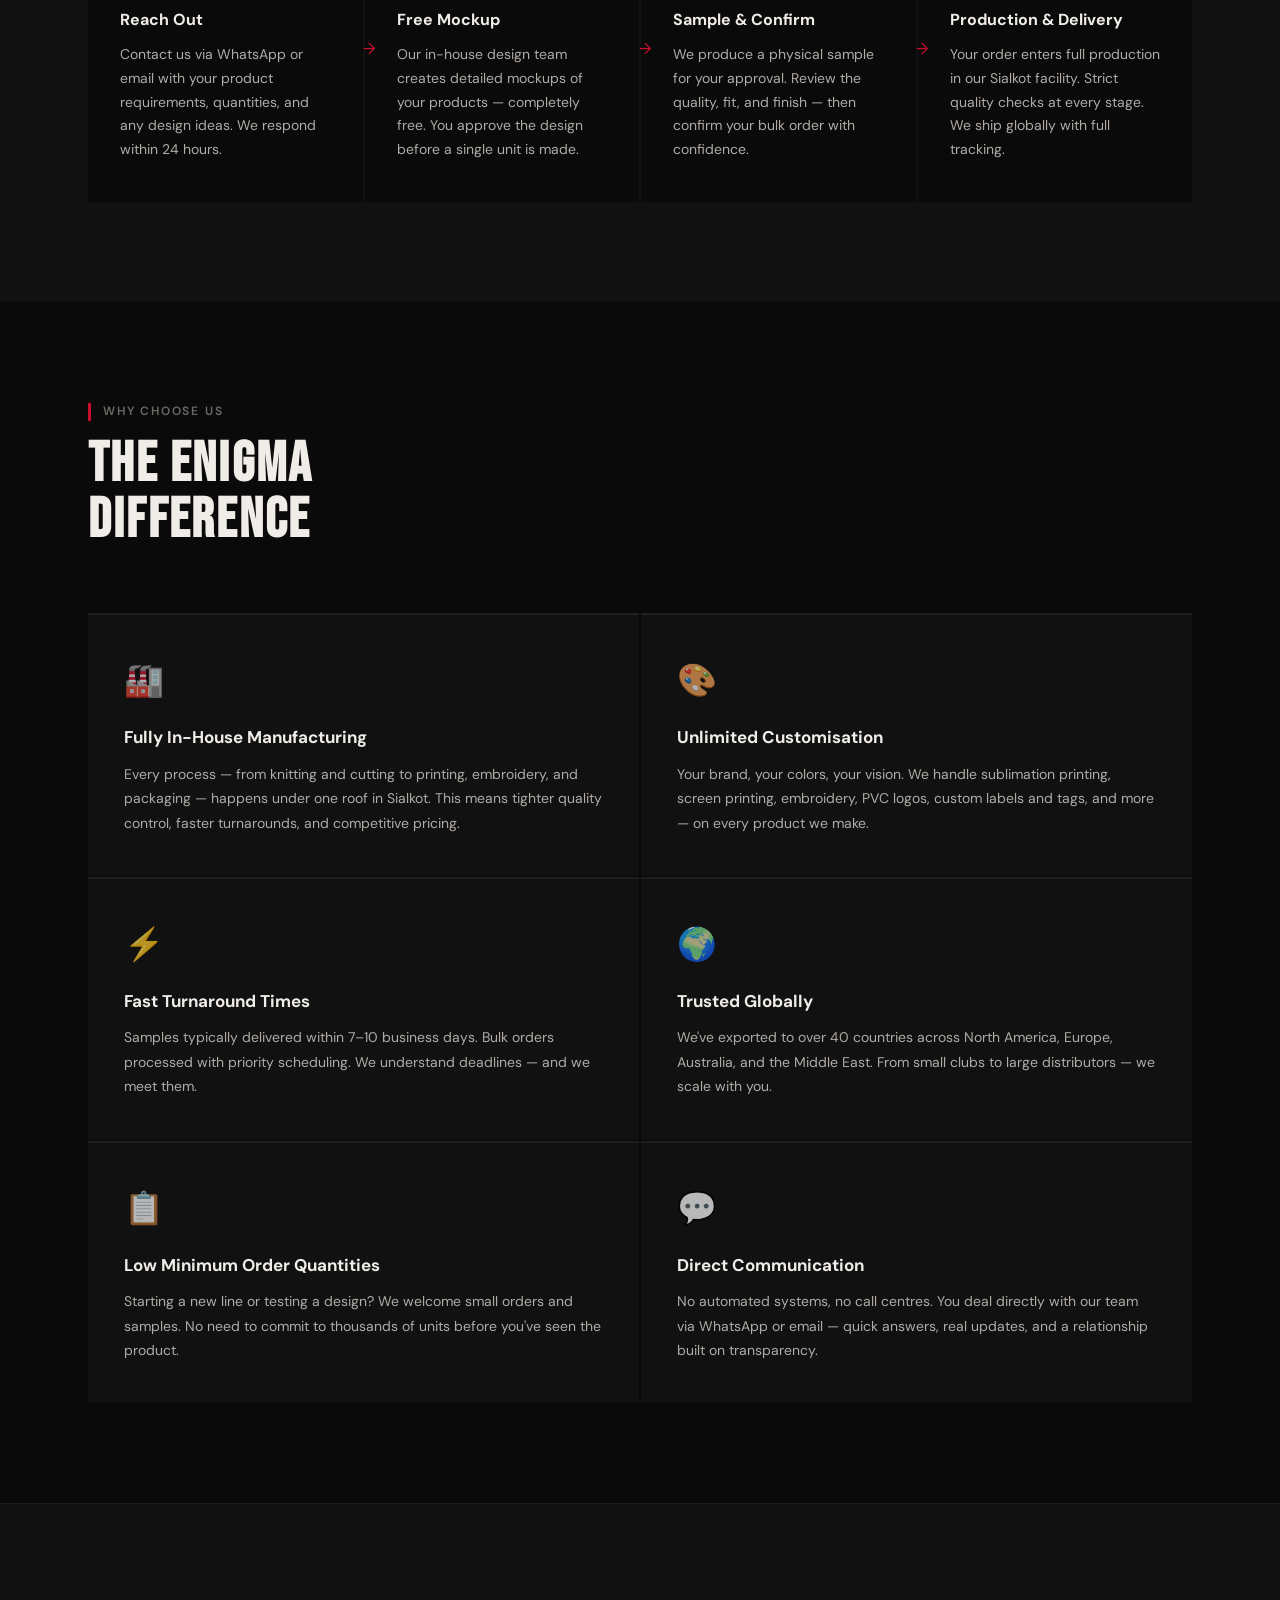
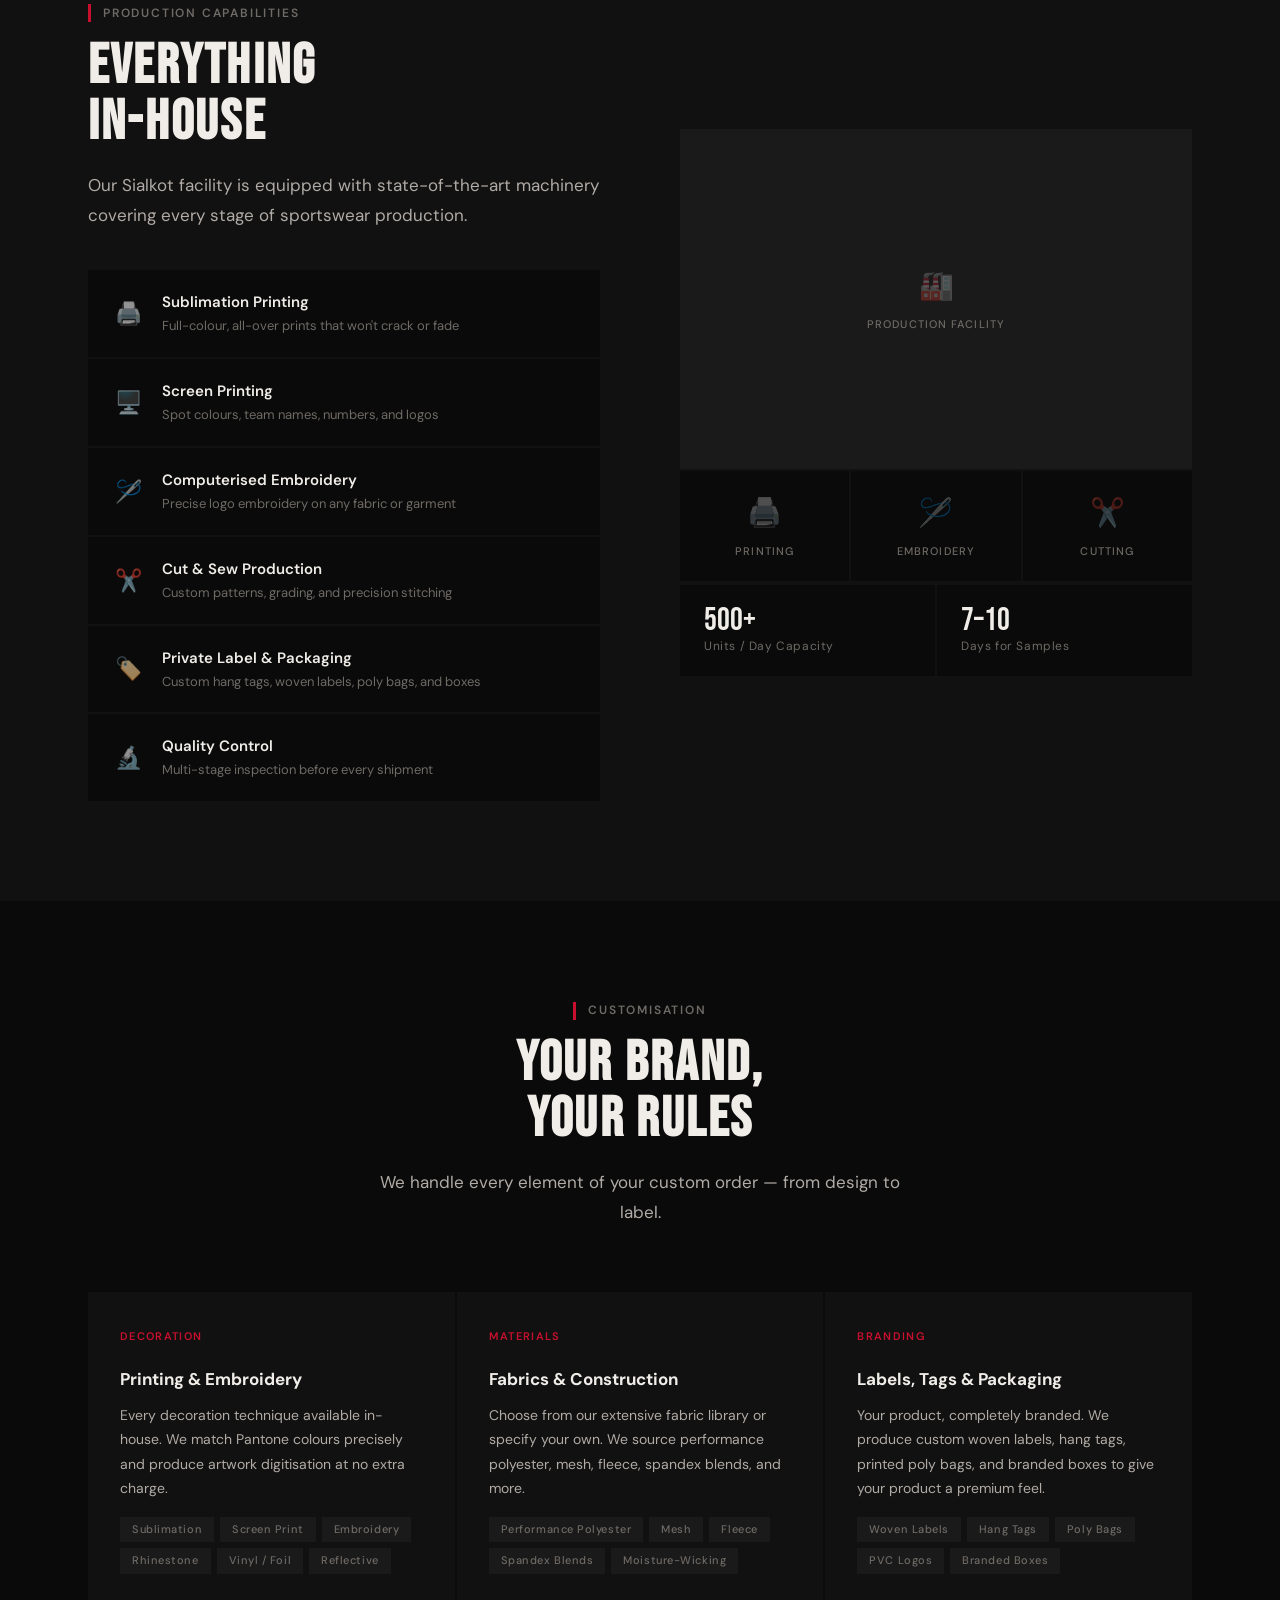
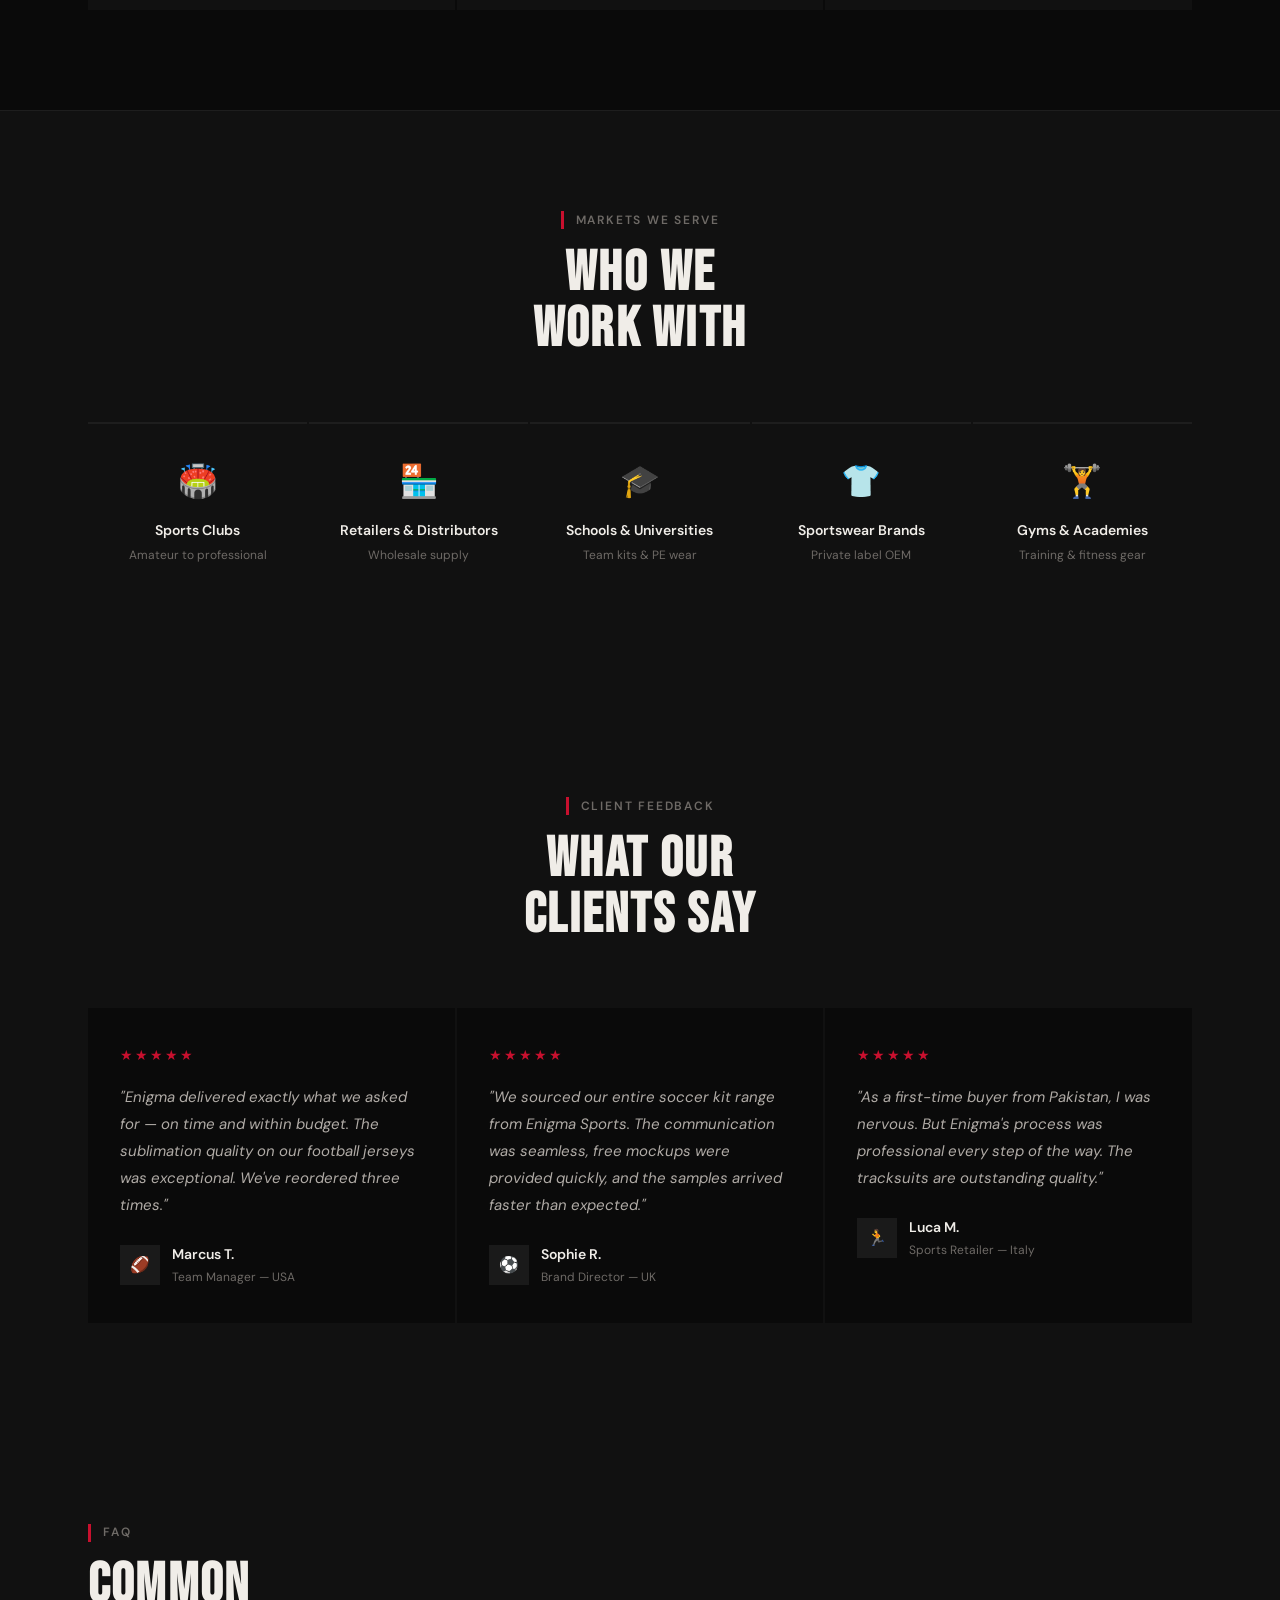
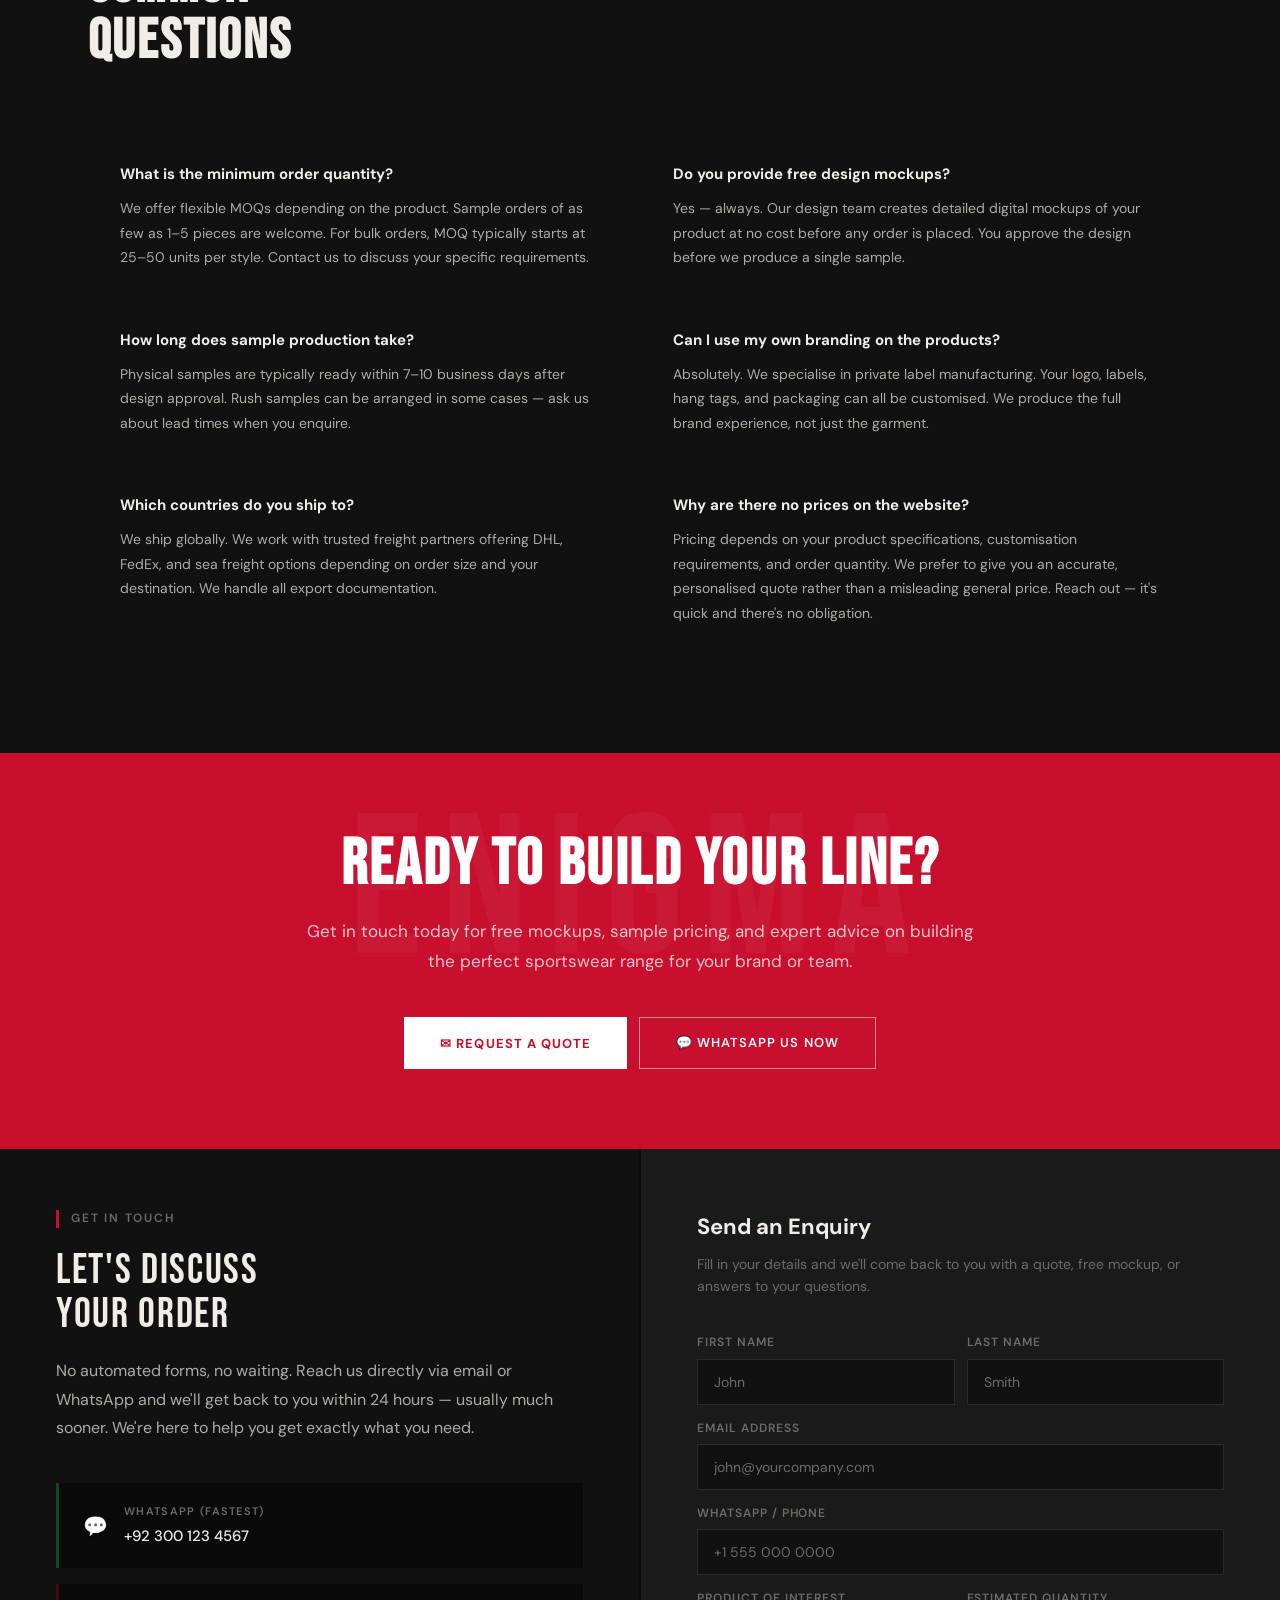
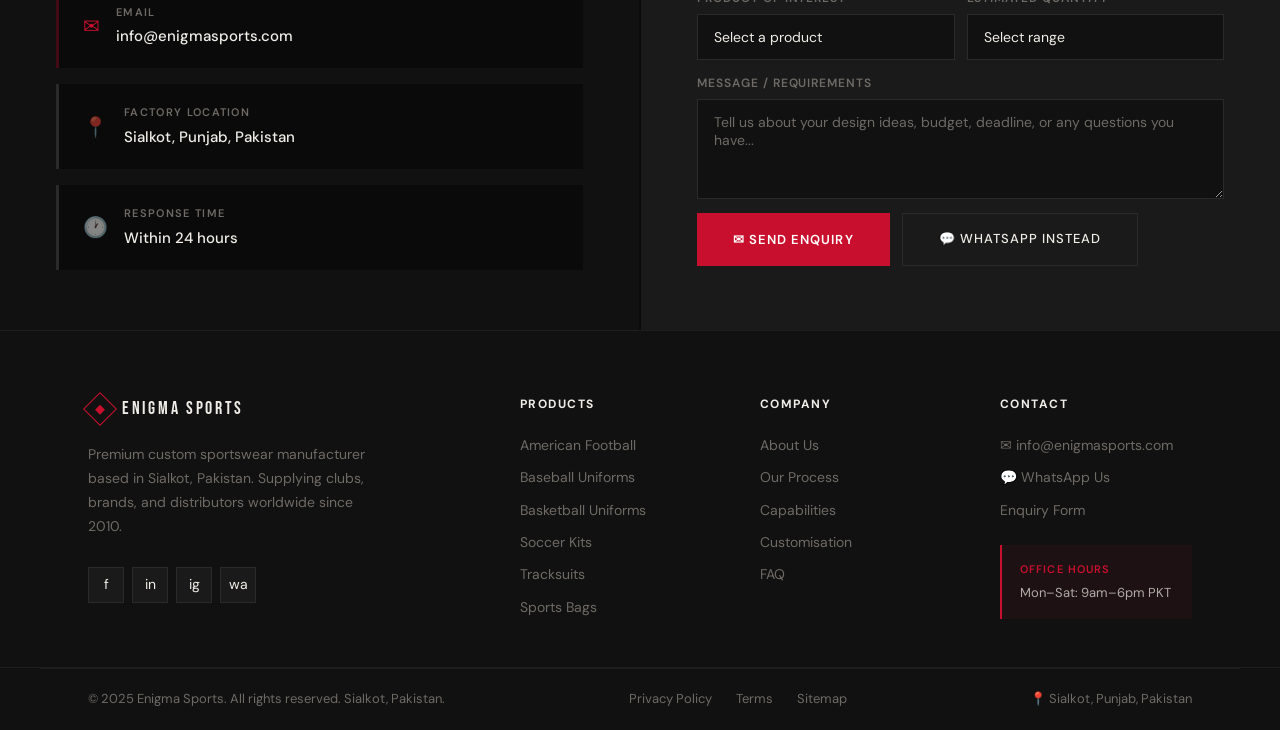
<file: enigma-sports-website.html>
<!DOCTYPE html>
<html lang="en">
<head>
  <meta charset="UTF-8" />
  <meta name="viewport" content="width=device-width, initial-scale=1.0" />
  <title>Enigma Sports — Custom Sportswear Manufacturer</title>
  <link rel="preconnect" href="https://fonts.googleapis.com" />
  <link rel="preconnect" href="https://fonts.gstatic.com" crossorigin />
  <link href="https://fonts.googleapis.com/css2?family=DM+Sans:ital,opsz,wght@0,9..40,300;0,9..40,400;0,9..40,500;0,9..40,600;0,9..40,700;1,9..40,400&family=Bebas+Neue&display=swap" rel="stylesheet" />
  <style>
    *, *::before, *::after { box-sizing: border-box; margin: 0; padding: 0; }

    :root {
      --bg:             #0A0A0A;
      --surface:        #111111;
      --elevated:       #1A1A1A;
      --border:         #1E1E1E;
      --border-mid:     #2A2A2A;
      --accent:         #C8102E;
      --accent-muted:   #8B0B1F;
      --accent-subtle:  rgba(200,16,46,0.07);
      --text-primary:   #F0EDE8;
      --text-secondary: #B0ABA6;
      --text-muted:     #6E6A66;
      --font-display:   'Bebas Neue', sans-serif;
      --font-body:      'DM Sans', sans-serif;
      --max-w:          1200px;
    }

    html { scroll-behavior: smooth; }

    body {
      background: var(--bg);
      color: var(--text-primary);
      font-family: var(--font-body);
      font-size: 16px;
      line-height: 1.6;
      -webkit-font-smoothing: antialiased;
    }

    ::selection { background: var(--accent-muted); color: var(--text-primary); }
    ::-webkit-scrollbar { width: 4px; }
    ::-webkit-scrollbar-track { background: var(--bg); }
    ::-webkit-scrollbar-thumb { background: #333; }

    img { display: block; max-width: 100%; }
    a { text-decoration: none; color: inherit; }

    /* ─────────────────────────────── UTILITIES ── */
    .container { max-width: var(--max-w); margin: 0 auto; padding: 0 48px; }
    .accent-bar { display: inline-block; width: 3px; height: 18px; background: var(--accent); flex-shrink: 0; }
    .section-tag {
      display: flex; align-items: center; gap: 12px;
      font-size: 12px; font-weight: 600; letter-spacing: 0.15em;
      text-transform: uppercase; color: var(--text-muted);
      margin-bottom: 16px;
    }
    .section-h { font-family: var(--font-display); font-size: clamp(36px, 5vw, 56px); letter-spacing: 0.04em; line-height: 1; color: var(--text-primary); margin-bottom: 20px; }
    .section-sub { font-size: 17px; color: var(--text-secondary); line-height: 1.75; max-width: 560px; }

    .btn-red {
      display: inline-flex; align-items: center; gap: 10px;
      background: var(--accent); color: #fff; border: none;
      padding: 15px 36px; font-family: var(--font-body);
      font-size: 13px; font-weight: 600; letter-spacing: 0.08em;
      text-transform: uppercase; cursor: pointer;
      transition: background 0.2s, transform 0.15s;
    }
    .btn-red:hover { background: var(--accent-muted); transform: translateY(-1px); }

    .btn-outline {
      display: inline-flex; align-items: center; gap: 10px;
      background: transparent; color: var(--text-primary);
      border: 1px solid var(--border-mid); padding: 15px 36px;
      font-family: var(--font-body); font-size: 13px; font-weight: 500;
      letter-spacing: 0.08em; text-transform: uppercase; cursor: pointer;
      transition: background 0.2s, border-color 0.2s;
    }
    .btn-outline:hover { background: var(--elevated); border-color: #444; }

    .divider { border: none; border-top: 1px solid var(--border); }

    /* ─────────────────────────────── TOP BAR ── */
    .top-bar {
      background: var(--accent);
      padding: 10px 48px;
      display: flex; align-items: center; justify-content: center; gap: 32px;
      flex-wrap: wrap;
    }
    .top-bar a, .top-bar span {
      font-size: 12px; font-weight: 500; letter-spacing: 0.08em;
      color: #fff; display: flex; align-items: center; gap: 6px;
    }

    /* ─────────────────────────────── NAV ── */
    nav {
      border-bottom: 1px solid var(--border);
      background: rgba(10,10,10,0.95);
      backdrop-filter: blur(16px);
      position: sticky; top: 0; z-index: 200;
    }
    .nav-inner {
      display: flex; align-items: center; justify-content: space-between;
      height: 68px; max-width: var(--max-w); margin: 0 auto; padding: 0 48px;
    }
    .nav-logo { display: flex; align-items: center; gap: 10px; }
    .nav-diamond {
      width: 28px; height: 28px;
      border: 1.5px solid var(--accent);
      transform: rotate(45deg);
      display: flex; align-items: center; justify-content: center;
      flex-shrink: 0;
    }
    .nav-diamond-inner { width: 8px; height: 8px; background: var(--accent); }
    .nav-brand { font-family: var(--font-display); font-size: 20px; letter-spacing: 0.15em; }
    .nav-links { display: flex; gap: 2px; }
    .nav-link {
      padding: 0 18px; height: 68px; display: flex; align-items: center;
      font-size: 13px; font-weight: 500; letter-spacing: 0.06em;
      color: var(--text-muted); transition: color 0.2s; cursor: pointer;
    }
    .nav-link:hover { color: var(--text-primary); }
    .nav-link.active { color: var(--text-primary); }
    .nav-actions { display: flex; align-items: center; gap: 8px; }
    .nav-contact-link {
      font-size: 12px; font-weight: 500; letter-spacing: 0.06em;
      color: var(--text-muted); padding: 8px 14px;
      transition: color 0.2s;
    }
    .nav-contact-link:hover { color: var(--text-primary); }
    .nav-cta {
      background: var(--accent); color: #fff; border: none;
      padding: 10px 22px; font-family: var(--font-body);
      font-size: 12px; font-weight: 600; letter-spacing: 0.08em;
      text-transform: uppercase; cursor: pointer;
      transition: background 0.2s;
    }
    .nav-cta:hover { background: var(--accent-muted); }

    /* hamburger */
    .hamburger {
      display: none; flex-direction: column; gap: 5px;
      background: none; border: none; cursor: pointer; padding: 8px;
    }
    .hamburger span { width: 22px; height: 2px; background: var(--text-primary); transition: 0.3s; }
    .mobile-menu {
      display: none; flex-direction: column;
      background: var(--surface); border-bottom: 1px solid var(--border);
      padding: 16px 24px;
    }
    .mobile-menu a {
      padding: 14px 0; font-size: 14px; font-weight: 500;
      color: var(--text-secondary); border-bottom: 1px solid var(--border);
    }
    .mobile-menu a:last-child { border-bottom: none; }
    .mobile-menu.open { display: flex; }

    /* ─────────────────────────────── HERO ── */
    .hero {
      min-height: 92vh;
      background: var(--bg);
      display: flex; align-items: center;
      position: relative; overflow: hidden;
    }
    .hero::before {
      content: '';
      position: absolute; inset: 0;
      background:
        radial-gradient(ellipse 60% 70% at 70% 50%, rgba(200,16,46,0.06) 0%, transparent 65%),
        repeating-linear-gradient(90deg, rgba(255,255,255,0.015) 0px, rgba(255,255,255,0.015) 1px, transparent 1px, transparent 80px),
        repeating-linear-gradient(0deg, rgba(255,255,255,0.015) 0px, rgba(255,255,255,0.015) 1px, transparent 1px, transparent 80px);
      pointer-events: none;
    }
    .hero-inner {
      max-width: var(--max-w); margin: 0 auto; padding: 80px 48px;
      display: grid; grid-template-columns: 1fr 1fr; gap: 80px; align-items: center;
      position: relative; z-index: 1;
    }
    .hero-eyebrow {
      display: flex; align-items: center; gap: 12px;
      font-size: 12px; font-weight: 600; letter-spacing: 0.2em;
      text-transform: uppercase; color: var(--accent); margin-bottom: 24px;
    }
    .hero-eyebrow-line { width: 32px; height: 1px; background: var(--accent); }
    .hero-h1 {
      font-family: var(--font-display);
      font-size: clamp(52px, 7vw, 88px);
      letter-spacing: 0.03em; line-height: 0.95;
      color: var(--text-primary); margin-bottom: 28px;
    }
    .hero-h1 .highlight { color: var(--accent); }
    .hero-body {
      font-size: 17px; color: var(--text-secondary);
      line-height: 1.8; margin-bottom: 40px; max-width: 460px;
    }
    .hero-cta-row { display: flex; flex-wrap: wrap; gap: 12px; align-items: center; }
    .hero-note {
      margin-top: 48px; padding-top: 24px;
      border-top: 1px solid var(--border);
      display: flex; gap: 40px; flex-wrap: wrap;
    }
    .hero-stat-val {
      font-family: var(--font-display); font-size: 36px;
      letter-spacing: 0.04em; color: var(--text-primary); line-height: 1;
    }
    .hero-stat-label { font-size: 12px; color: var(--text-muted); letter-spacing: 0.08em; margin-top: 4px; }
    .hero-visual {
      display: flex; flex-direction: column; gap: 2px;
    }
    .hero-img-main {
      height: 400px; background: var(--elevated);
      display: flex; align-items: center; justify-content: center;
      position: relative; overflow: hidden;
    }
    .hero-img-main::after {
      content: 'ENIGMA SPORTS';
      position: absolute; bottom: 0; left: 0; right: 0;
      padding: 20px 24px;
      background: linear-gradient(to top, rgba(10,10,10,0.9) 0%, transparent 100%);
      font-family: var(--font-display); font-size: 28px; letter-spacing: 0.1em;
      color: var(--text-primary);
    }
    .hero-img-sub { display: grid; grid-template-columns: 1fr 1fr; gap: 2px; }
    .hero-img-sm {
      height: 140px; background: var(--surface);
      display: flex; align-items: center; justify-content: center;
    }
    .img-placeholder {
      display: flex; flex-direction: column; align-items: center; gap: 8px;
    }
    .img-placeholder-icon { font-size: 28px; opacity: 0.3; }
    .img-placeholder-text { font-size: 11px; font-weight: 500; color: var(--text-muted); letter-spacing: 0.1em; text-transform: uppercase; }

    /* ─────────────────────────────── TRUST BAR ── */
    .trust-bar {
      background: var(--surface);
      border-top: 1px solid var(--border);
      border-bottom: 1px solid var(--border);
      padding: 28px 48px;
    }
    .trust-bar-inner {
      max-width: var(--max-w); margin: 0 auto;
      display: flex; align-items: center; justify-content: space-between;
      gap: 32px; flex-wrap: wrap;
    }
    .trust-item {
      display: flex; align-items: center; gap: 12px;
    }
    .trust-icon { font-size: 20px; opacity: 0.6; }
    .trust-text-label { font-size: 13px; font-weight: 600; color: var(--text-primary); }
    .trust-text-sub { font-size: 12px; color: var(--text-muted); margin-top: 1px; }
    .trust-divider { width: 1px; height: 40px; background: var(--border-mid); }

    /* ─────────────────────────────── ABOUT ── */
    .section { padding: 100px 0; }
    .about-grid {
      display: grid; grid-template-columns: 1fr 1fr; gap: 80px; align-items: center;
    }
    .about-visual { display: flex; flex-direction: column; gap: 2px; }
    .about-img-main {
      height: 380px; background: var(--elevated);
      display: flex; align-items: center; justify-content: center;
    }
    .about-img-row { display: grid; grid-template-columns: 1fr 1fr; gap: 2px; }
    .about-img-sm {
      height: 160px; background: var(--surface);
      display: flex; align-items: center; justify-content: center;
    }
    .about-badges { display: flex; flex-wrap: wrap; gap: 8px; margin-top: 24px; }
    .badge {
      padding: 6px 14px; border: 1px solid var(--border-mid);
      font-size: 12px; font-weight: 500; color: var(--text-secondary);
      letter-spacing: 0.05em; background: var(--surface);
    }
    .badge.accent { border-color: var(--accent-muted); color: var(--accent); background: var(--accent-subtle); }
    .about-points { display: flex; flex-direction: column; gap: 20px; margin-top: 32px; }
    .about-point { display: flex; gap: 16px; align-items: flex-start; }
    .about-point-num {
      font-size: 11px; font-weight: 600; color: var(--accent);
      letter-spacing: 0.1em; padding-top: 2px; flex-shrink: 0; width: 24px;
    }
    .about-point-title { font-size: 15px; font-weight: 600; color: var(--text-primary); margin-bottom: 4px; }
    .about-point-desc { font-size: 14px; color: var(--text-secondary); line-height: 1.7; }

    /* ─────────────────────────────── PRODUCTS ── */
    .products-header {
      display: flex; justify-content: space-between; align-items: flex-end;
      margin-bottom: 56px; flex-wrap: wrap; gap: 24px;
    }
    .products-grid {
      display: grid;
      grid-template-columns: repeat(3, 1fr);
      gap: 2px;
    }
    .product-card {
      background: var(--surface);
      border: 1px solid var(--border);
      transition: border-color 0.25s, transform 0.25s;
      cursor: pointer; overflow: hidden;
    }
    .product-card:hover { border-color: #333; transform: translateY(-3px); }
    .product-img {
      height: 260px; background: var(--elevated);
      display: flex; align-items: center; justify-content: center;
      position: relative; overflow: hidden;
    }
    .product-img-bg {
      position: absolute; inset: 0;
      display: flex; align-items: center; justify-content: center;
    }
    .product-sport-icon { font-size: 64px; opacity: 0.08; }
    .product-tag {
      position: absolute; top: 16px; left: 16px;
      background: var(--accent); color: #fff;
      font-size: 10px; font-weight: 600; letter-spacing: 0.12em;
      padding: 4px 10px; text-transform: uppercase;
    }
    .product-body { padding: 24px 28px 28px; }
    .product-category {
      font-size: 11px; font-weight: 600; letter-spacing: 0.12em;
      text-transform: uppercase; color: var(--text-muted); margin-bottom: 8px;
    }
    .product-name {
      font-family: var(--font-display); font-size: 24px;
      letter-spacing: 0.06em; margin-bottom: 10px; line-height: 1.1;
    }
    .product-desc { font-size: 14px; color: var(--text-secondary); line-height: 1.7; margin-bottom: 20px; }
    .product-features { display: flex; flex-wrap: wrap; gap: 6px; margin-bottom: 22px; }
    .product-feat {
      font-size: 11px; font-weight: 500; color: var(--text-muted);
      background: var(--elevated); padding: 4px 10px; letter-spacing: 0.05em;
    }
    .product-enquire {
      display: flex; align-items: center; gap: 8px;
      font-size: 13px; font-weight: 600; color: var(--text-secondary);
      letter-spacing: 0.06em; text-transform: uppercase;
      transition: color 0.2s;
    }
    .product-enquire:hover { color: var(--accent); }
    .product-enquire .arr { color: var(--accent); }

    /* featured product row */
    .product-card.featured {
      grid-column: span 2;
    }
    .product-card.featured .product-img { height: 320px; }

    /* ─────────────────────────────── PROCESS ── */
    .process-section { background: var(--surface); }
    .process-grid {
      display: grid; grid-template-columns: repeat(4, 1fr);
      gap: 2px; margin-top: 64px;
    }
    .process-step {
      padding: 40px 32px;
      background: var(--bg);
      position: relative;
    }
    .process-step:not(:last-child)::after {
      content: '→';
      position: absolute; right: -12px; top: 50%;
      transform: translateY(-50%);
      font-size: 16px; color: var(--accent); z-index: 1;
    }
    .process-num {
      font-family: var(--font-display); font-size: 56px;
      letter-spacing: 0.04em; color: var(--border-mid);
      line-height: 1; margin-bottom: 16px;
    }
    .process-title { font-size: 16px; font-weight: 700; color: var(--text-primary); margin-bottom: 10px; }
    .process-desc { font-size: 14px; color: var(--text-secondary); line-height: 1.7; }

    /* ─────────────────────────────── WHY ENIGMA ── */
    .why-grid {
      display: grid; grid-template-columns: 1fr 1fr; gap: 2px;
      margin-top: 64px;
    }
    .why-card {
      padding: 40px 36px; background: var(--surface);
      border-top: 2px solid var(--border);
      transition: border-color 0.2s;
    }
    .why-card:hover { border-top-color: var(--accent); }
    .why-icon { font-size: 32px; margin-bottom: 18px; opacity: 0.7; }
    .why-title { font-size: 17px; font-weight: 700; color: var(--text-primary); margin-bottom: 10px; }
    .why-desc { font-size: 14px; color: var(--text-secondary); line-height: 1.75; }

    /* ─────────────────────────────── CAPABILITIES ── */
    .caps-section { background: var(--surface); }
    .caps-grid {
      display: grid; grid-template-columns: 1fr 1fr; gap: 80px;
      align-items: center;
    }
    .caps-list { display: flex; flex-direction: column; gap: 2px; margin-top: 40px; }
    .caps-item {
      display: flex; align-items: center; gap: 20px;
      padding: 20px 24px; background: var(--bg);
      border-left: 3px solid transparent;
      transition: border-color 0.2s;
    }
    .caps-item:hover { border-left-color: var(--accent); }
    .caps-item-icon { font-size: 22px; opacity: 0.6; flex-shrink: 0; }
    .caps-item-title { font-size: 15px; font-weight: 600; color: var(--text-primary); }
    .caps-item-desc { font-size: 13px; color: var(--text-muted); margin-top: 2px; }
    .caps-visual { display: flex; flex-direction: column; gap: 2px; }
    .caps-img-main {
      height: 340px; background: var(--elevated);
      display: flex; align-items: center; justify-content: center;
    }
    .caps-img-row { display: grid; grid-template-columns: 1fr 1fr 1fr; gap: 2px; }
    .caps-img-sm {
      height: 110px; background: var(--bg);
      display: flex; align-items: center; justify-content: center;
    }
    .caps-badge-row { display: grid; grid-template-columns: 1fr 1fr; gap: 2px; margin-top: 2px; }
    .caps-stat-box {
      padding: 20px 24px; background: var(--bg);
      display: flex; align-items: center; gap: 16px;
    }
    .caps-stat-val {
      font-family: var(--font-display); font-size: 32px;
      color: var(--text-primary); line-height: 1;
    }
    .caps-stat-label { font-size: 12px; color: var(--text-muted); letter-spacing: 0.05em; }

    /* ─────────────────────────────── CUSTOMISATION ── */
    .custom-grid {
      display: grid; grid-template-columns: repeat(3, 1fr); gap: 2px;
      margin-top: 64px;
    }
    .custom-card {
      padding: 36px 32px; background: var(--surface);
    }
    .custom-step-num {
      font-size: 11px; font-weight: 600; color: var(--accent);
      letter-spacing: 0.12em; text-transform: uppercase; margin-bottom: 20px;
    }
    .custom-title { font-size: 17px; font-weight: 700; color: var(--text-primary); margin-bottom: 10px; }
    .custom-desc { font-size: 14px; color: var(--text-secondary); line-height: 1.75; }
    .custom-options { display: flex; flex-wrap: wrap; gap: 6px; margin-top: 16px; }
    .custom-opt {
      font-size: 11px; font-weight: 500; color: var(--text-muted);
      background: var(--elevated); padding: 4px 12px; letter-spacing: 0.05em;
    }

    /* ─────────────────────────────── MARKETS ── */
    .markets-row {
      display: grid; grid-template-columns: repeat(5, 1fr); gap: 2px;
      margin-top: 64px;
    }
    .market-card {
      padding: 32px 24px; background: var(--surface);
      text-align: center; border-top: 2px solid var(--border);
      transition: border-top-color 0.2s;
    }
    .market-card:hover { border-top-color: var(--accent); }
    .market-icon { font-size: 32px; margin-bottom: 12px; }
    .market-name { font-size: 14px; font-weight: 600; color: var(--text-primary); }
    .market-sub { font-size: 12px; color: var(--text-muted); margin-top: 4px; }

    /* ─────────────────────────────── TESTIMONIALS ── */
    .testimonials-section { background: var(--surface); }
    .testimonials-grid { display: grid; grid-template-columns: repeat(3, 1fr); gap: 2px; margin-top: 64px; }
    .testimonial-card {
      padding: 36px 32px; background: var(--bg);
    }
    .testimonial-stars { color: var(--accent); font-size: 14px; margin-bottom: 18px; letter-spacing: 2px; }
    .testimonial-text {
      font-size: 15px; color: var(--text-secondary); line-height: 1.8;
      margin-bottom: 24px; font-style: italic;
    }
    .testimonial-author { display: flex; align-items: center; gap: 12px; }
    .testimonial-avatar {
      width: 40px; height: 40px; background: var(--elevated);
      display: flex; align-items: center; justify-content: center;
      font-size: 16px;
    }
    .testimonial-name { font-size: 14px; font-weight: 600; color: var(--text-primary); }
    .testimonial-role { font-size: 12px; color: var(--text-muted); margin-top: 2px; }

    /* ─────────────────────────────── FAQ ── */
    .faq-grid { display: grid; grid-template-columns: 1fr 1fr; gap: 2px; margin-top: 64px; }
    .faq-item { padding: 28px 32px; background: var(--surface); }
    .faq-q { font-size: 15px; font-weight: 700; color: var(--text-primary); margin-bottom: 10px; }
    .faq-a { font-size: 14px; color: var(--text-secondary); line-height: 1.75; }

    /* ─────────────────────────────── CONTACT ── */
    .contact-section { background: var(--bg); }
    .contact-grid { display: grid; grid-template-columns: 1fr 1fr; gap: 2px; }
    .contact-info {
      padding: 60px 56px; background: var(--surface);
    }
    .contact-info-title {
      font-family: var(--font-display); font-size: 42px;
      letter-spacing: 0.04em; margin-bottom: 20px; line-height: 1.05;
    }
    .contact-info-body { font-size: 16px; color: var(--text-secondary); line-height: 1.8; margin-bottom: 40px; }
    .contact-channels { display: flex; flex-direction: column; gap: 16px; }
    .contact-channel {
      display: flex; align-items: center; gap: 16px;
      padding: 20px 24px; background: var(--bg);
      border-left: 3px solid var(--border-mid);
      transition: border-color 0.2s;
    }
    .contact-channel:hover { border-left-color: var(--accent); }
    .channel-icon { font-size: 20px; flex-shrink: 0; }
    .channel-label { font-size: 11px; font-weight: 600; letter-spacing: 0.12em; text-transform: uppercase; color: var(--text-muted); margin-bottom: 3px; }
    .channel-value { font-size: 15px; font-weight: 500; color: var(--text-primary); }
    .contact-channel.whatsapp { border-left-color: rgba(37,211,102,0.3); }
    .contact-channel.whatsapp .channel-icon { color: #25D366; }
    .contact-channel.email { border-left-color: rgba(200,16,46,0.3); }
    .contact-channel.email .channel-icon { color: var(--accent); }

    .contact-form-wrap {
      padding: 60px 56px; background: var(--elevated);
    }
    .contact-form-title { font-size: 22px; font-weight: 700; color: var(--text-primary); margin-bottom: 8px; }
    .contact-form-sub { font-size: 14px; color: var(--text-muted); margin-bottom: 36px; line-height: 1.6; }
    .form-row { display: grid; grid-template-columns: 1fr 1fr; gap: 12px; }
    .form-group { display: flex; flex-direction: column; gap: 6px; margin-bottom: 14px; }
    .form-label { font-size: 12px; font-weight: 600; color: var(--text-muted); letter-spacing: 0.08em; text-transform: uppercase; }
    .form-input, .form-select, .form-textarea {
      background: var(--surface); border: 1px solid var(--border-mid);
      color: var(--text-primary); padding: 13px 16px;
      font-family: var(--font-body); font-size: 14px;
      outline: none; transition: border-color 0.2s;
      appearance: none;
    }
    .form-input:focus, .form-select:focus, .form-textarea:focus { border-color: var(--accent); }
    .form-input::placeholder, .form-textarea::placeholder { color: var(--text-muted); }
    .form-textarea { resize: vertical; min-height: 100px; }
    .form-select option { background: var(--surface); }
    .form-cta-row { display: flex; gap: 12px; margin-top: 8px; flex-wrap: wrap; }

    /* ─────────────────────────────── CTA BAND ── */
    .cta-band {
      background: var(--accent); padding: 80px 48px; text-align: center;
      position: relative; overflow: hidden;
    }
    .cta-band::before {
      content: 'ENIGMA';
      position: absolute; top: -20px; left: 50%; transform: translateX(-50%);
      font-family: var(--font-display); font-size: 200px; letter-spacing: 0.1em;
      color: rgba(255,255,255,0.04); white-space: nowrap; pointer-events: none;
    }
    .cta-band-inner { max-width: 680px; margin: 0 auto; position: relative; z-index: 1; }
    .cta-band-title {
      font-family: var(--font-display); font-size: clamp(36px, 6vw, 64px);
      letter-spacing: 0.04em; color: #fff; margin-bottom: 20px; line-height: 1;
    }
    .cta-band-sub { font-size: 17px; color: rgba(255,255,255,0.75); line-height: 1.75; margin-bottom: 40px; }
    .cta-band-row { display: flex; gap: 12px; justify-content: center; flex-wrap: wrap; }
    .btn-white {
      display: inline-flex; align-items: center; gap: 10px;
      background: #fff; color: var(--accent); border: none;
      padding: 15px 36px; font-family: var(--font-body);
      font-size: 13px; font-weight: 700; letter-spacing: 0.08em;
      text-transform: uppercase; cursor: pointer;
      transition: background 0.2s;
    }
    .btn-white:hover { background: var(--text-primary); }
    .btn-white-outline {
      display: inline-flex; align-items: center; gap: 10px;
      background: transparent; color: #fff; border: 1.5px solid rgba(255,255,255,0.5);
      padding: 15px 36px; font-family: var(--font-body);
      font-size: 13px; font-weight: 600; letter-spacing: 0.08em;
      text-transform: uppercase; cursor: pointer;
      transition: background 0.2s, border-color 0.2s;
    }
    .btn-white-outline:hover { background: rgba(255,255,255,0.1); border-color: #fff; }

    /* ─────────────────────────────── FOOTER ── */
    footer {
      background: var(--surface);
      border-top: 1px solid var(--border);
    }
    .footer-top {
      max-width: var(--max-w); margin: 0 auto; padding: 64px 48px 48px;
      display: grid; grid-template-columns: 2fr 1fr 1fr 1fr; gap: 48px;
    }
    .footer-brand { }
    .footer-logo { display: flex; align-items: center; gap: 10px; margin-bottom: 20px; }
    .footer-diamond {
      width: 24px; height: 24px;
      border: 1.5px solid var(--accent);
      transform: rotate(45deg);
      display: flex; align-items: center; justify-content: center;
    }
    .footer-diamond-inner { width: 7px; height: 7px; background: var(--accent); }
    .footer-brand-name { font-family: var(--font-display); font-size: 18px; letter-spacing: 0.15em; }
    .footer-tagline { font-size: 14px; color: var(--text-muted); line-height: 1.7; max-width: 280px; margin-bottom: 28px; }
    .footer-socials { display: flex; gap: 8px; }
    .social-btn {
      width: 36px; height: 36px; background: var(--elevated);
      border: 1px solid var(--border-mid);
      display: flex; align-items: center; justify-content: center;
      font-size: 14px; cursor: pointer; transition: background 0.2s, border-color 0.2s;
    }
    .social-btn:hover { background: var(--border-mid); border-color: #444; }
    .footer-col-title { font-size: 12px; font-weight: 700; letter-spacing: 0.12em; text-transform: uppercase; color: var(--text-primary); margin-bottom: 20px; }
    .footer-links { display: flex; flex-direction: column; gap: 10px; }
    .footer-link { font-size: 14px; color: var(--text-muted); transition: color 0.2s; }
    .footer-link:hover { color: var(--text-secondary); }
    .footer-bottom {
      border-top: 1px solid var(--border);
      padding: 20px 48px;
      max-width: var(--max-w); margin: 0 auto;
      display: flex; justify-content: space-between; align-items: center; flex-wrap: wrap; gap: 12px;
    }
    .footer-copy { font-size: 13px; color: var(--text-muted); }
    .footer-bottom-links { display: flex; gap: 24px; }
    .footer-bottom-link { font-size: 13px; color: var(--text-muted); transition: color 0.2s; }
    .footer-bottom-link:hover { color: var(--text-secondary); }
    .footer-location { font-size: 13px; color: var(--text-muted); display: flex; align-items: center; gap: 6px; }

    /* ─────────────────────────────── RESPONSIVE ── */
    @media (max-width: 1024px) {
      .container { padding: 0 32px; }
      .hero-inner { grid-template-columns: 1fr; gap: 48px; padding: 60px 32px; }
      .hero-visual { display: none; }
      .about-grid, .caps-grid, .contact-grid { grid-template-columns: 1fr; }
      .about-visual, .caps-visual { display: none; }
      .products-grid { grid-template-columns: 1fr 1fr; }
      .product-card.featured { grid-column: span 2; }
      .process-grid { grid-template-columns: 1fr 1fr; }
      .process-step::after { display: none; }
      .why-grid { grid-template-columns: 1fr 1fr; }
      .footer-top { grid-template-columns: 1fr 1fr; gap: 40px; }
      .trust-bar-inner { justify-content: flex-start; }
      .trust-divider { display: none; }
      .markets-row { grid-template-columns: repeat(3, 1fr); }
      .testimonials-grid { grid-template-columns: 1fr 1fr; }
    }

    @media (max-width: 768px) {
      .container { padding: 0 20px; }
      .top-bar { padding: 8px 20px; gap: 16px; }
      .top-bar span:last-child { display: none; }
      .nav-inner { padding: 0 20px; }
      .nav-links, .nav-actions { display: none; }
      .hamburger { display: flex; }
      .hero-inner { padding: 48px 20px; }
      .hero-h1 { font-size: clamp(44px, 10vw, 64px); }
      .section { padding: 64px 0; }
      .products-grid { grid-template-columns: 1fr; }
      .product-card.featured { grid-column: span 1; }
      .product-card.featured .product-img { height: 260px; }
      .process-grid { grid-template-columns: 1fr; }
      .why-grid { grid-template-columns: 1fr; }
      .custom-grid { grid-template-columns: 1fr; }
      .markets-row { grid-template-columns: 1fr 1fr; }
      .testimonials-grid { grid-template-columns: 1fr; }
      .faq-grid { grid-template-columns: 1fr; }
      .contact-info, .contact-form-wrap { padding: 40px 28px; }
      .form-row { grid-template-columns: 1fr; }
      .footer-top { grid-template-columns: 1fr; }
      .footer-bottom { flex-direction: column; align-items: flex-start; }
      .cta-band { padding: 60px 20px; }
      .trust-bar { padding: 20px; }
      .caps-badge-row { grid-template-columns: 1fr 1fr; }
    }

    @media (max-width: 480px) {
      .hero-cta-row { flex-direction: column; align-items: flex-start; }
      .hero-note { gap: 24px; }
      .footer-bottom-links { flex-wrap: wrap; gap: 12px; }
      .markets-row { grid-template-columns: 1fr 1fr; }
    }
  </style>
</head>
<body>

<!-- TOP BAR -->
<div class="top-bar">
  <a href="mailto:info@enigmasports.com"><span>✉</span> info@enigmasports.com</a>
  <span>|</span>
  <a href="https://wa.me/923001234567"><span style="color:#25D366;">●</span> WhatsApp: +92 300 123 4567</a>
  <span>|</span>
  <span>📍 Sialkot, Pakistan — Manufacturing Since 2010</span>
</div>

<!-- NAV -->
<nav id="main-nav">
  <div class="nav-inner">
    <a class="nav-logo" href="#hero">
      <div class="nav-diamond"><div class="nav-diamond-inner"></div></div>
      <span class="nav-brand">ENIGMA SPORTS</span>
    </a>
    <div class="nav-links">
      <a class="nav-link" href="#about">About</a>
      <a class="nav-link" href="#products">Products</a>
      <a class="nav-link" href="#process">Process</a>
      <a class="nav-link" href="#capabilities">Capabilities</a>
      <a class="nav-link" href="#contact">Contact</a>
    </div>
    <div class="nav-actions">
      <a class="nav-contact-link" href="https://wa.me/923001234567">💬 WhatsApp</a>
      <button class="nav-cta" onclick="document.getElementById('contact').scrollIntoView({behavior:'smooth'})">Get a Quote</button>
    </div>
    <button class="hamburger" id="hamburger" aria-label="Menu">
      <span></span><span></span><span></span>
    </button>
  </div>
  <div class="mobile-menu" id="mobile-menu">
    <a href="#about">About</a>
    <a href="#products">Products</a>
    <a href="#process">Process</a>
    <a href="#capabilities">Capabilities</a>
    <a href="#contact">Contact</a>
    <a href="https://wa.me/923001234567" style="color:#25D366;border:none;padding-top:20px;">💬 WhatsApp Us</a>
    <a href="mailto:info@enigmasports.com" style="color:var(--accent);">✉ Email Us</a>
  </div>
</nav>

<!-- HERO -->
<section class="hero" id="hero">
  <div class="hero-inner">
    <div class="hero-content">
      <div class="hero-eyebrow">
        <div class="hero-eyebrow-line"></div>
        Custom Sportswear Manufacturer · Sialkot, Pakistan
      </div>
      <h1 class="hero-h1">GEAR BUILT<br>FOR <span class="highlight">CHAMPIONS</span></h1>
      <p class="hero-body">Premium custom sportswear manufactured in Sialkot — the world's sporting goods capital. From American football to soccer, tracksuits to bags — we craft performance gear for clubs, brands, and distributors worldwide.</p>
      <div class="hero-cta-row">
        <button class="btn-red" onclick="document.getElementById('contact').scrollIntoView({behavior:'smooth'})">✉ Request a Quote</button>
        <a class="btn-outline" href="https://wa.me/923001234567">💬 WhatsApp Us</a>
      </div>
      <div class="hero-note">
        <div>
          <div class="hero-stat-val">15+</div>
          <div class="hero-stat-label">Years Manufacturing</div>
        </div>
        <div>
          <div class="hero-stat-val">40+</div>
          <div class="hero-stat-label">Countries Exported</div>
        </div>
        <div>
          <div class="hero-stat-val">100%</div>
          <div class="hero-stat-label">In-House Production</div>
        </div>
      </div>
    </div>
    <div class="hero-visual">
      <div class="hero-img-main">
        <div class="img-placeholder">
          <div class="img-placeholder-icon">🏈</div>
          <div class="img-placeholder-text">Hero Product Shot</div>
        </div>
      </div>
      <div class="hero-img-sub">
        <div class="hero-img-sm">
          <div class="img-placeholder">
            <div class="img-placeholder-icon">⚽</div>
            <div class="img-placeholder-text">Soccer</div>
          </div>
        </div>
        <div class="hero-img-sm">
          <div class="img-placeholder">
            <div class="img-placeholder-icon">🏀</div>
            <div class="img-placeholder-text">Basketball</div>
          </div>
        </div>
      </div>
    </div>
  </div>
</section>

<!-- TRUST BAR -->
<div class="trust-bar">
  <div class="trust-bar-inner">
    <div class="trust-item">
      <div class="trust-icon">🏭</div>
      <div>
        <div class="trust-text-label">100% In-House</div>
        <div class="trust-text-sub">Fabric to finished product</div>
      </div>
    </div>
    <div class="trust-divider"></div>
    <div class="trust-item">
      <div class="trust-icon">🎨</div>
      <div>
        <div class="trust-text-label">Free Mockups</div>
        <div class="trust-text-sub">Before any commitment</div>
      </div>
    </div>
    <div class="trust-divider"></div>
    <div class="trust-item">
      <div class="trust-icon">📦</div>
      <div>
        <div class="trust-text-label">Low MOQ</div>
        <div class="trust-text-sub">Sample orders welcome</div>
      </div>
    </div>
    <div class="trust-divider"></div>
    <div class="trust-item">
      <div class="trust-icon">🌍</div>
      <div>
        <div class="trust-text-label">Global Shipping</div>
        <div class="trust-text-sub">Fast, reliable worldwide</div>
      </div>
    </div>
    <div class="trust-divider"></div>
    <div class="trust-item">
      <div class="trust-icon">✅</div>
      <div>
        <div class="trust-text-label">Quality Guaranteed</div>
        <div class="trust-text-sub">International standards</div>
      </div>
    </div>
  </div>
</div>

<!-- ABOUT -->
<section class="section" id="about">
  <div class="container">
    <div class="about-grid">
      <div class="about-visual">
        <div class="about-img-main">
          <div class="img-placeholder">
            <div class="img-placeholder-icon">🏭</div>
            <div class="img-placeholder-text">Factory / Team Photo</div>
          </div>
        </div>
        <div class="about-img-row">
          <div class="about-img-sm">
            <div class="img-placeholder">
              <div class="img-placeholder-icon">🧵</div>
              <div class="img-placeholder-text">Production</div>
            </div>
          </div>
          <div class="about-img-sm">
            <div class="img-placeholder">
              <div class="img-placeholder-icon">📐</div>
              <div class="img-placeholder-text">Design</div>
            </div>
          </div>
        </div>
      </div>
      <div class="about-content">
        <div class="section-tag"><div class="accent-bar"></div> About Enigma Sports</div>
        <h2 class="section-h">BORN IN SIALKOT.<br>BUILT FOR THE WORLD.</h2>
        <p class="section-sub">Enigma Sports is a premium custom sportswear manufacturer based in Sialkot — the city responsible for over 60% of the world's hand-stitched sports equipment. We combine decades of local craft with modern manufacturing technology to deliver performance-grade gear to clubs, brands, and distributors across the globe.</p>
        <div class="about-badges" style="margin-top:24px;">
          <span class="badge accent">Since 2010</span>
          <span class="badge">B2B Manufacturer</span>
          <span class="badge">Private Label</span>
          <span class="badge">Custom Branding</span>
          <span class="badge">Sample Orders</span>
        </div>
        <div class="about-points">
          <div class="about-point">
            <div class="about-point-num">01</div>
            <div>
              <div class="about-point-title">Full In-House Control</div>
              <div class="about-point-desc">From fabric sourcing and cutting to stitching, printing, and packaging — every step happens under our roof. No middlemen, no quality surprises.</div>
            </div>
          </div>
          <div class="about-point">
            <div class="about-point-num">02</div>
            <div>
              <div class="about-point-title">Custom for Every Client</div>
              <div class="about-point-desc">Your logo, your colors, your specifications. We produce exactly what you need — from a single sample run to thousands of units.</div>
            </div>
          </div>
          <div class="about-point">
            <div class="about-point-num">03</div>
            <div>
              <div class="about-point-title">Trusted by Global Brands</div>
              <div class="about-point-desc">We supply to sports brands, retail distributors, universities, and professional clubs across North America, Europe, and beyond.</div>
            </div>
          </div>
        </div>
      </div>
    </div>
  </div>
</section>

<hr class="divider" />

<!-- PRODUCTS -->
<section class="section" id="products">
  <div class="container">
    <div class="products-header">
      <div>
        <div class="section-tag"><div class="accent-bar"></div> Product Range</div>
        <h2 class="section-h">OUR PRODUCT<br>LINE-UP</h2>
      </div>
      <p style="max-width:320px;font-size:15px;color:var(--text-secondary);line-height:1.75;">All products are fully customisable. No prices listed — contact us directly for samples and bulk quotations.</p>
    </div>

    <div class="products-grid">

      <!-- American Football — Featured -->
      <div class="product-card featured">
        <div class="product-img">
          <div class="product-img-bg"><div class="product-sport-icon">🏈</div></div>
          <div class="product-tag">Most Popular</div>
          <div class="img-placeholder" style="position:relative;z-index:1;">
            <div class="img-placeholder-icon" style="font-size:48px;opacity:0.4;">🏈</div>
            <div class="img-placeholder-text">American Football Uniform — Product Image</div>
          </div>
        </div>
        <div class="product-body">
          <div class="product-category">Team Uniforms</div>
          <div class="product-name">AMERICAN FOOTBALL UNIFORMS</div>
          <div class="product-desc">Full custom American football uniform sets engineered for elite performance. Padded jerseys, pants, and full uniform packages available for teams at every level — high school to professional.</div>
          <div class="product-features">
            <span class="product-feat">Sublimation Printing</span>
            <span class="product-feat">Moisture-Wicking</span>
            <span class="product-feat">Reinforced Stitching</span>
            <span class="product-feat">Custom Numbering</span>
            <span class="product-feat">Full Team Packages</span>
          </div>
          <div class="product-enquire">Enquire for pricing & samples <span class="arr">→</span></div>
        </div>
      </div>

      <!-- Baseball -->
      <div class="product-card">
        <div class="product-img">
          <div class="product-img-bg"><div class="product-sport-icon">⚾</div></div>
          <div class="img-placeholder" style="position:relative;z-index:1;">
            <div class="img-placeholder-icon" style="font-size:40px;opacity:0.4;">⚾</div>
            <div class="img-placeholder-text">Baseball Uniform — Product Image</div>
          </div>
        </div>
        <div class="product-body">
          <div class="product-category">Team Uniforms</div>
          <div class="product-name">BASEBALL UNIFORMS</div>
          <div class="product-desc">Classic and modern cuts for baseball and softball. Jerseys, pants, and full sets with your team's custom design, name, and number.</div>
          <div class="product-features">
            <span class="product-feat">Custom Logos</span>
            <span class="product-feat">Pinstripe Options</span>
            <span class="product-feat">Embroidery Available</span>
            <span class="product-feat">Pro Fabrics</span>
          </div>
          <div class="product-enquire">Enquire for pricing <span class="arr">→</span></div>
        </div>
      </div>

      <!-- Basketball -->
      <div class="product-card">
        <div class="product-img">
          <div class="product-img-bg"><div class="product-sport-icon">🏀</div></div>
          <div class="img-placeholder" style="position:relative;z-index:1;">
            <div class="img-placeholder-icon" style="font-size:40px;opacity:0.4;">🏀</div>
            <div class="img-placeholder-text">Basketball Uniform — Product Image</div>
          </div>
        </div>
        <div class="product-body">
          <div class="product-category">Team Uniforms</div>
          <div class="product-name">BASKETBALL UNIFORMS</div>
          <div class="product-desc">Lightweight, breathable basketball jerseys and shorts. Full reversible options and custom sublimated designs for club and professional teams.</div>
          <div class="product-features">
            <span class="product-feat">Reversible Options</span>
            <span class="product-feat">Mesh Fabric</span>
            <span class="product-feat">Custom Sublimation</span>
            <span class="product-feat">Youth & Adult</span>
          </div>
          <div class="product-enquire">Enquire for pricing <span class="arr">→</span></div>
        </div>
      </div>

      <!-- Soccer -->
      <div class="product-card featured">
        <div class="product-img">
          <div class="product-img-bg"><div class="product-sport-icon">⚽</div></div>
          <div class="img-placeholder" style="position:relative;z-index:1;">
            <div class="img-placeholder-icon" style="font-size:48px;opacity:0.4;">⚽</div>
            <div class="img-placeholder-text">Soccer Kit — Product Image</div>
          </div>
        </div>
        <div class="product-body">
          <div class="product-category">Team Uniforms</div>
          <div class="product-name">SOCCER KITS</div>
          <div class="product-desc">Full custom soccer kits for clubs, academies, and national federations. Home/away sets, goalkeeper kits, and training wear — all under one production roof with precision craftsmanship.</div>
          <div class="product-features">
            <span class="product-feat">Home & Away Sets</span>
            <span class="product-feat">GK Kits Available</span>
            <span class="product-feat">Training Kits</span>
            <span class="product-feat">Sponsor Branding</span>
            <span class="product-feat">Anti-Odor Fabric</span>
          </div>
          <div class="product-enquire">Enquire for pricing & samples <span class="arr">→</span></div>
        </div>
      </div>

      <!-- Tracksuits -->
      <div class="product-card">
        <div class="product-img">
          <div class="product-img-bg"><div class="product-sport-icon">🏃</div></div>
          <div class="img-placeholder" style="position:relative;z-index:1;">
            <div class="img-placeholder-icon" style="font-size:40px;opacity:0.4;">🏃</div>
            <div class="img-placeholder-text">Tracksuit — Product Image</div>
          </div>
        </div>
        <div class="product-body">
          <div class="product-category">Training & Lifestyle</div>
          <div class="product-name">TRACKSUITS</div>
          <div class="product-desc">Custom tracksuits for teams, sports brands, and corporate clients. Full jacket and trouser sets in polyester, fleece, and technical fabrics with your branding.</div>
          <div class="product-features">
            <span class="product-feat">Polyester & Fleece</span>
            <span class="product-feat">Screen Print</span>
            <span class="product-feat">Embroidery</span>
            <span class="product-feat">Zipper Styles</span>
          </div>
          <div class="product-enquire">Enquire for pricing <span class="arr">→</span></div>
        </div>
      </div>

      <!-- Bags -->
      <div class="product-card">
        <div class="product-img">
          <div class="product-img-bg"><div class="product-sport-icon">🎒</div></div>
          <div class="img-placeholder" style="position:relative;z-index:1;">
            <div class="img-placeholder-icon" style="font-size:40px;opacity:0.4;">🎒</div>
            <div class="img-placeholder-text">Sports Bag — Product Image</div>
          </div>
        </div>
        <div class="product-body">
          <div class="product-category">Accessories</div>
          <div class="product-name">SPORTS BAGS</div>
          <div class="product-desc">Team kit bags, backpacks, and duffle bags custom branded for clubs and distributors. Durable construction with multiple compartment options and custom logo printing.</div>
          <div class="product-features">
            <span class="product-feat">Team Kit Bags</span>
            <span class="product-feat">Backpacks</span>
            <span class="product-feat">Duffel Bags</span>
            <span class="product-feat">Custom Branding</span>
          </div>
          <div class="product-enquire">Enquire for pricing <span class="arr">→</span></div>
        </div>
      </div>

    </div>

    <!-- Note -->
    <div style="margin-top:24px;padding:20px 28px;background:var(--accent-subtle);border-left:2px solid var(--accent);">
      <p style="font-size:14px;color:var(--text-secondary);line-height:1.7;"><strong style="color:var(--text-primary);">No prices on the website.</strong> All products are made-to-order with full customisation. Contact us via email or WhatsApp to discuss your requirements, request samples, and receive a detailed quotation.</p>
    </div>
  </div>
</section>

<hr class="divider" />

<!-- PROCESS -->
<section class="section process-section" id="process">
  <div class="container">
    <div style="text-align:center;max-width:600px;margin:0 auto;">
      <div class="section-tag" style="justify-content:center;"><div class="accent-bar"></div> How It Works</div>
      <h2 class="section-h">FROM ENQUIRY<br>TO DELIVERY</h2>
      <p class="section-sub" style="margin:0 auto;">A straightforward process designed to get your custom order right, on time, every time.</p>
    </div>
    <div class="process-grid">
      <div class="process-step">
        <div class="process-num">01</div>
        <div class="process-title">Reach Out</div>
        <div class="process-desc">Contact us via WhatsApp or email with your product requirements, quantities, and any design ideas. We respond within 24 hours.</div>
      </div>
      <div class="process-step">
        <div class="process-num">02</div>
        <div class="process-title">Free Mockup</div>
        <div class="process-desc">Our in-house design team creates detailed mockups of your products — completely free. You approve the design before a single unit is made.</div>
      </div>
      <div class="process-step">
        <div class="process-num">03</div>
        <div class="process-title">Sample & Confirm</div>
        <div class="process-desc">We produce a physical sample for your approval. Review the quality, fit, and finish — then confirm your bulk order with confidence.</div>
      </div>
      <div class="process-step">
        <div class="process-num">04</div>
        <div class="process-title">Production & Delivery</div>
        <div class="process-desc">Your order enters full production in our Sialkot facility. Strict quality checks at every stage. We ship globally with full tracking.</div>
      </div>
    </div>
  </div>
</section>

<!-- WHY ENIGMA -->
<section class="section" id="why">
  <div class="container">
    <div class="section-tag"><div class="accent-bar"></div> Why Choose Us</div>
    <h2 class="section-h">THE ENIGMA<br>DIFFERENCE</h2>
    <div class="why-grid">
      <div class="why-card">
        <div class="why-icon">🏭</div>
        <div class="why-title">Fully In-House Manufacturing</div>
        <div class="why-desc">Every process — from knitting and cutting to printing, embroidery, and packaging — happens under one roof in Sialkot. This means tighter quality control, faster turnarounds, and competitive pricing.</div>
      </div>
      <div class="why-card">
        <div class="why-icon">🎨</div>
        <div class="why-title">Unlimited Customisation</div>
        <div class="why-desc">Your brand, your colors, your vision. We handle sublimation printing, screen printing, embroidery, PVC logos, custom labels and tags, and more — on every product we make.</div>
      </div>
      <div class="why-card">
        <div class="why-icon">⚡</div>
        <div class="why-title">Fast Turnaround Times</div>
        <div class="why-desc">Samples typically delivered within 7–10 business days. Bulk orders processed with priority scheduling. We understand deadlines — and we meet them.</div>
      </div>
      <div class="why-card">
        <div class="why-icon">🌍</div>
        <div class="why-title">Trusted Globally</div>
        <div class="why-desc">We've exported to over 40 countries across North America, Europe, Australia, and the Middle East. From small clubs to large distributors — we scale with you.</div>
      </div>
      <div class="why-card">
        <div class="why-icon">📋</div>
        <div class="why-title">Low Minimum Order Quantities</div>
        <div class="why-desc">Starting a new line or testing a design? We welcome small orders and samples. No need to commit to thousands of units before you've seen the product.</div>
      </div>
      <div class="why-card">
        <div class="why-icon">💬</div>
        <div class="why-title">Direct Communication</div>
        <div class="why-desc">No automated systems, no call centres. You deal directly with our team via WhatsApp or email — quick answers, real updates, and a relationship built on transparency.</div>
      </div>
    </div>
  </div>
</section>

<hr class="divider" />

<!-- CAPABILITIES -->
<section class="section caps-section" id="capabilities">
  <div class="container">
    <div class="caps-grid">
      <div>
        <div class="section-tag"><div class="accent-bar"></div> Production Capabilities</div>
        <h2 class="section-h">EVERYTHING<br>IN-HOUSE</h2>
        <p class="section-sub">Our Sialkot facility is equipped with state-of-the-art machinery covering every stage of sportswear production.</p>
        <div class="caps-list">
          <div class="caps-item">
            <div class="caps-item-icon">🖨️</div>
            <div>
              <div class="caps-item-title">Sublimation Printing</div>
              <div class="caps-item-desc">Full-colour, all-over prints that won't crack or fade</div>
            </div>
          </div>
          <div class="caps-item">
            <div class="caps-item-icon">🖥️</div>
            <div>
              <div class="caps-item-title">Screen Printing</div>
              <div class="caps-item-desc">Spot colours, team names, numbers, and logos</div>
            </div>
          </div>
          <div class="caps-item">
            <div class="caps-item-icon">🪡</div>
            <div>
              <div class="caps-item-title">Computerised Embroidery</div>
              <div class="caps-item-desc">Precise logo embroidery on any fabric or garment</div>
            </div>
          </div>
          <div class="caps-item">
            <div class="caps-item-icon">✂️</div>
            <div>
              <div class="caps-item-title">Cut & Sew Production</div>
              <div class="caps-item-desc">Custom patterns, grading, and precision stitching</div>
            </div>
          </div>
          <div class="caps-item">
            <div class="caps-item-icon">🏷️</div>
            <div>
              <div class="caps-item-title">Private Label & Packaging</div>
              <div class="caps-item-desc">Custom hang tags, woven labels, poly bags, and boxes</div>
            </div>
          </div>
          <div class="caps-item">
            <div class="caps-item-icon">🔬</div>
            <div>
              <div class="caps-item-title">Quality Control</div>
              <div class="caps-item-desc">Multi-stage inspection before every shipment</div>
            </div>
          </div>
        </div>
      </div>
      <div class="caps-visual">
        <div class="caps-img-main">
          <div class="img-placeholder">
            <div class="img-placeholder-icon">🏭</div>
            <div class="img-placeholder-text">Production Facility</div>
          </div>
        </div>
        <div class="caps-img-row">
          <div class="caps-img-sm"><div class="img-placeholder"><div class="img-placeholder-icon">🖨️</div><div class="img-placeholder-text">Printing</div></div></div>
          <div class="caps-img-sm"><div class="img-placeholder"><div class="img-placeholder-icon">🪡</div><div class="img-placeholder-text">Embroidery</div></div></div>
          <div class="caps-img-sm"><div class="img-placeholder"><div class="img-placeholder-icon">✂️</div><div class="img-placeholder-text">Cutting</div></div></div>
        </div>
        <div class="caps-badge-row">
          <div class="caps-stat-box">
            <div>
              <div class="caps-stat-val">500+</div>
              <div class="caps-stat-label">Units / Day Capacity</div>
            </div>
          </div>
          <div class="caps-stat-box">
            <div>
              <div class="caps-stat-val">7–10</div>
              <div class="caps-stat-label">Days for Samples</div>
            </div>
          </div>
        </div>
      </div>
    </div>
  </div>
</section>

<!-- CUSTOMISATION -->
<section class="section" id="customisation">
  <div class="container">
    <div style="text-align:center;max-width:600px;margin:0 auto 0;">
      <div class="section-tag" style="justify-content:center;"><div class="accent-bar"></div> Customisation</div>
      <h2 class="section-h">YOUR BRAND,<br>YOUR RULES</h2>
      <p class="section-sub" style="margin:0 auto;">We handle every element of your custom order — from design to label.</p>
    </div>
    <div class="custom-grid">
      <div class="custom-card">
        <div class="custom-step-num">Decoration</div>
        <div class="custom-title">Printing & Embroidery</div>
        <div class="custom-desc">Every decoration technique available in-house. We match Pantone colours precisely and produce artwork digitisation at no extra charge.</div>
        <div class="custom-options">
          <span class="custom-opt">Sublimation</span>
          <span class="custom-opt">Screen Print</span>
          <span class="custom-opt">Embroidery</span>
          <span class="custom-opt">Rhinestone</span>
          <span class="custom-opt">Vinyl / Foil</span>
          <span class="custom-opt">Reflective</span>
        </div>
      </div>
      <div class="custom-card">
        <div class="custom-step-num">Materials</div>
        <div class="custom-title">Fabrics & Construction</div>
        <div class="custom-desc">Choose from our extensive fabric library or specify your own. We source performance polyester, mesh, fleece, spandex blends, and more.</div>
        <div class="custom-options">
          <span class="custom-opt">Performance Polyester</span>
          <span class="custom-opt">Mesh</span>
          <span class="custom-opt">Fleece</span>
          <span class="custom-opt">Spandex Blends</span>
          <span class="custom-opt">Moisture-Wicking</span>
        </div>
      </div>
      <div class="custom-card">
        <div class="custom-step-num">Branding</div>
        <div class="custom-title">Labels, Tags & Packaging</div>
        <div class="custom-desc">Your product, completely branded. We produce custom woven labels, hang tags, printed poly bags, and branded boxes to give your product a premium feel.</div>
        <div class="custom-options">
          <span class="custom-opt">Woven Labels</span>
          <span class="custom-opt">Hang Tags</span>
          <span class="custom-opt">Poly Bags</span>
          <span class="custom-opt">PVC Logos</span>
          <span class="custom-opt">Branded Boxes</span>
        </div>
      </div>
    </div>
  </div>
</section>

<hr class="divider" />

<!-- MARKETS SERVED -->
<section class="section" style="background:var(--surface);">
  <div class="container">
    <div style="text-align:center;max-width:520px;margin:0 auto;">
      <div class="section-tag" style="justify-content:center;"><div class="accent-bar"></div> Markets We Serve</div>
      <h2 class="section-h">WHO WE<br>WORK WITH</h2>
    </div>
    <div class="markets-row">
      <div class="market-card">
        <div class="market-icon">🏟️</div>
        <div class="market-name">Sports Clubs</div>
        <div class="market-sub">Amateur to professional</div>
      </div>
      <div class="market-card">
        <div class="market-icon">🏪</div>
        <div class="market-name">Retailers & Distributors</div>
        <div class="market-sub">Wholesale supply</div>
      </div>
      <div class="market-card">
        <div class="market-icon">🎓</div>
        <div class="market-name">Schools & Universities</div>
        <div class="market-sub">Team kits & PE wear</div>
      </div>
      <div class="market-card">
        <div class="market-icon">👕</div>
        <div class="market-name">Sportswear Brands</div>
        <div class="market-sub">Private label OEM</div>
      </div>
      <div class="market-card">
        <div class="market-icon">🏋️</div>
        <div class="market-name">Gyms & Academies</div>
        <div class="market-sub">Training & fitness gear</div>
      </div>
    </div>
  </div>
</section>

<!-- TESTIMONIALS -->
<section class="section testimonials-section">
  <div class="container">
    <div style="text-align:center;max-width:520px;margin:0 auto;">
      <div class="section-tag" style="justify-content:center;"><div class="accent-bar"></div> Client Feedback</div>
      <h2 class="section-h">WHAT OUR<br>CLIENTS SAY</h2>
    </div>
    <div class="testimonials-grid">
      <div class="testimonial-card">
        <div class="testimonial-stars">★★★★★</div>
        <p class="testimonial-text">"Enigma delivered exactly what we asked for — on time and within budget. The sublimation quality on our football jerseys was exceptional. We've reordered three times."</p>
        <div class="testimonial-author">
          <div class="testimonial-avatar">🏈</div>
          <div>
            <div class="testimonial-name">Marcus T.</div>
            <div class="testimonial-role">Team Manager — USA</div>
          </div>
        </div>
      </div>
      <div class="testimonial-card">
        <div class="testimonial-stars">★★★★★</div>
        <p class="testimonial-text">"We sourced our entire soccer kit range from Enigma Sports. The communication was seamless, free mockups were provided quickly, and the samples arrived faster than expected."</p>
        <div class="testimonial-author">
          <div class="testimonial-avatar">⚽</div>
          <div>
            <div class="testimonial-name">Sophie R.</div>
            <div class="testimonial-role">Brand Director — UK</div>
          </div>
        </div>
      </div>
      <div class="testimonial-card">
        <div class="testimonial-stars">★★★★★</div>
        <p class="testimonial-text">"As a first-time buyer from Pakistan, I was nervous. But Enigma's process was professional every step of the way. The tracksuits are outstanding quality."</p>
        <div class="testimonial-author">
          <div class="testimonial-avatar">🏃</div>
          <div>
            <div class="testimonial-name">Luca M.</div>
            <div class="testimonial-role">Sports Retailer — Italy</div>
          </div>
        </div>
      </div>
    </div>
  </div>
</section>

<!-- FAQ -->
<section class="section" id="faq" style="background:var(--surface);">
  <div class="container">
    <div class="section-tag"><div class="accent-bar"></div> FAQ</div>
    <h2 class="section-h">COMMON<br>QUESTIONS</h2>
    <div class="faq-grid">
      <div class="faq-item">
        <div class="faq-q">What is the minimum order quantity?</div>
        <div class="faq-a">We offer flexible MOQs depending on the product. Sample orders of as few as 1–5 pieces are welcome. For bulk orders, MOQ typically starts at 25–50 units per style. Contact us to discuss your specific requirements.</div>
      </div>
      <div class="faq-item">
        <div class="faq-q">Do you provide free design mockups?</div>
        <div class="faq-a">Yes — always. Our design team creates detailed digital mockups of your product at no cost before any order is placed. You approve the design before we produce a single sample.</div>
      </div>
      <div class="faq-item">
        <div class="faq-q">How long does sample production take?</div>
        <div class="faq-a">Physical samples are typically ready within 7–10 business days after design approval. Rush samples can be arranged in some cases — ask us about lead times when you enquire.</div>
      </div>
      <div class="faq-item">
        <div class="faq-q">Can I use my own branding on the products?</div>
        <div class="faq-a">Absolutely. We specialise in private label manufacturing. Your logo, labels, hang tags, and packaging can all be customised. We produce the full brand experience, not just the garment.</div>
      </div>
      <div class="faq-item">
        <div class="faq-q">Which countries do you ship to?</div>
        <div class="faq-a">We ship globally. We work with trusted freight partners offering DHL, FedEx, and sea freight options depending on order size and your destination. We handle all export documentation.</div>
      </div>
      <div class="faq-item">
        <div class="faq-q">Why are there no prices on the website?</div>
        <div class="faq-a">Pricing depends on your product specifications, customisation requirements, and order quantity. We prefer to give you an accurate, personalised quote rather than a misleading general price. Reach out — it's quick and there's no obligation.</div>
      </div>
    </div>
  </div>
</section>

<!-- CTA BAND -->
<div class="cta-band">
  <div class="cta-band-inner">
    <h2 class="cta-band-title">READY TO BUILD YOUR LINE?</h2>
    <p class="cta-band-sub">Get in touch today for free mockups, sample pricing, and expert advice on building the perfect sportswear range for your brand or team.</p>
    <div class="cta-band-row">
      <button class="btn-white" onclick="document.getElementById('contact').scrollIntoView({behavior:'smooth'})">✉ Request a Quote</button>
      <a class="btn-white-outline" href="https://wa.me/923001234567">💬 WhatsApp Us Now</a>
    </div>
  </div>
</div>

<!-- CONTACT -->
<section class="contact-section" id="contact">
  <div class="contact-grid">
    <div class="contact-info">
      <div class="section-tag" style="margin-bottom:20px;"><div class="accent-bar"></div> Get in Touch</div>
      <div class="contact-info-title">LET'S DISCUSS<br>YOUR ORDER</div>
      <p class="contact-info-body">No automated forms, no waiting. Reach us directly via email or WhatsApp and we'll get back to you within 24 hours — usually much sooner. We're here to help you get exactly what you need.</p>
      <div class="contact-channels">
        <div class="contact-channel whatsapp">
          <div class="channel-icon">💬</div>
          <div>
            <div class="channel-label">WhatsApp (Fastest)</div>
            <div class="channel-value">+92 300 123 4567</div>
          </div>
        </div>
        <div class="contact-channel email">
          <div class="channel-icon">✉</div>
          <div>
            <div class="channel-label">Email</div>
            <div class="channel-value">info@enigmasports.com</div>
          </div>
        </div>
        <div class="contact-channel">
          <div class="channel-icon" style="opacity:0.5;">📍</div>
          <div>
            <div class="channel-label">Factory Location</div>
            <div class="channel-value">Sialkot, Punjab, Pakistan</div>
          </div>
        </div>
        <div class="contact-channel">
          <div class="channel-icon" style="opacity:0.5;">🕐</div>
          <div>
            <div class="channel-label">Response Time</div>
            <div class="channel-value">Within 24 hours</div>
          </div>
        </div>
      </div>
    </div>

    <div class="contact-form-wrap">
      <div class="contact-form-title">Send an Enquiry</div>
      <p class="contact-form-sub">Fill in your details and we'll come back to you with a quote, free mockup, or answers to your questions.</p>

      <div class="form-row">
        <div class="form-group">
          <label class="form-label">First Name</label>
          <input class="form-input" type="text" placeholder="John" />
        </div>
        <div class="form-group">
          <label class="form-label">Last Name</label>
          <input class="form-input" type="text" placeholder="Smith" />
        </div>
      </div>
      <div class="form-group">
        <label class="form-label">Email Address</label>
        <input class="form-input" type="email" placeholder="john@yourcompany.com" />
      </div>
      <div class="form-group">
        <label class="form-label">WhatsApp / Phone</label>
        <input class="form-input" type="tel" placeholder="+1 555 000 0000" />
      </div>
      <div class="form-row">
        <div class="form-group">
          <label class="form-label">Product of Interest</label>
          <select class="form-select">
            <option value="">Select a product</option>
            <option>American Football Uniforms</option>
            <option>Baseball Uniforms</option>
            <option>Basketball Uniforms</option>
            <option>Soccer Kits</option>
            <option>Tracksuits</option>
            <option>Sports Bags</option>
            <option>Multiple Products</option>
          </select>
        </div>
        <div class="form-group">
          <label class="form-label">Estimated Quantity</label>
          <select class="form-select">
            <option value="">Select range</option>
            <option>1–10 (Sample)</option>
            <option>11–50</option>
            <option>51–200</option>
            <option>200–500</option>
            <option>500+</option>
          </select>
        </div>
      </div>
      <div class="form-group">
        <label class="form-label">Message / Requirements</label>
        <textarea class="form-textarea" placeholder="Tell us about your design ideas, budget, deadline, or any questions you have..."></textarea>
      </div>
      <div class="form-cta-row">
        <button class="btn-red">✉ Send Enquiry</button>
        <a class="btn-outline" href="https://wa.me/923001234567">💬 WhatsApp Instead</a>
      </div>
    </div>
  </div>
</section>

<!-- FOOTER -->
<footer>
  <div class="footer-top">
    <div class="footer-brand">
      <div class="footer-logo">
        <div class="footer-diamond"><div class="footer-diamond-inner"></div></div>
        <span class="footer-brand-name">ENIGMA SPORTS</span>
      </div>
      <p class="footer-tagline">Premium custom sportswear manufacturer based in Sialkot, Pakistan. Supplying clubs, brands, and distributors worldwide since 2010.</p>
      <div class="footer-socials">
        <div class="social-btn">f</div>
        <div class="social-btn">in</div>
        <div class="social-btn">ig</div>
        <div class="social-btn">wa</div>
      </div>
    </div>
    <div>
      <div class="footer-col-title">Products</div>
      <div class="footer-links">
        <a class="footer-link" href="#products">American Football</a>
        <a class="footer-link" href="#products">Baseball Uniforms</a>
        <a class="footer-link" href="#products">Basketball Uniforms</a>
        <a class="footer-link" href="#products">Soccer Kits</a>
        <a class="footer-link" href="#products">Tracksuits</a>
        <a class="footer-link" href="#products">Sports Bags</a>
      </div>
    </div>
    <div>
      <div class="footer-col-title">Company</div>
      <div class="footer-links">
        <a class="footer-link" href="#about">About Us</a>
        <a class="footer-link" href="#process">Our Process</a>
        <a class="footer-link" href="#capabilities">Capabilities</a>
        <a class="footer-link" href="#customisation">Customisation</a>
        <a class="footer-link" href="#faq">FAQ</a>
      </div>
    </div>
    <div>
      <div class="footer-col-title">Contact</div>
      <div class="footer-links">
        <a class="footer-link" href="mailto:info@enigmasports.com">✉ info@enigmasports.com</a>
        <a class="footer-link" href="https://wa.me/923001234567">💬 WhatsApp Us</a>
        <a class="footer-link" href="#contact">Enquiry Form</a>
      </div>
      <div style="margin-top:24px;padding:16px 18px;background:var(--accent-subtle);border-left:2px solid var(--accent);">
        <div style="font-size:11px;font-weight:600;color:var(--accent);letter-spacing:0.1em;text-transform:uppercase;margin-bottom:4px;">Office Hours</div>
        <div style="font-size:13px;color:var(--text-secondary);">Mon–Sat: 9am–6pm PKT</div>
      </div>
    </div>
  </div>
  <div style="border-top:1px solid var(--border);">
    <div class="footer-bottom">
      <div class="footer-copy">© 2025 Enigma Sports. All rights reserved. Sialkot, Pakistan.</div>
      <div class="footer-bottom-links">
        <a class="footer-bottom-link" href="#">Privacy Policy</a>
        <a class="footer-bottom-link" href="#">Terms</a>
        <a class="footer-bottom-link" href="#">Sitemap</a>
      </div>
      <div class="footer-location">📍 Sialkot, Punjab, Pakistan</div>
    </div>
  </div>
</footer>

<script>
  // Mobile menu toggle
  const hamburger = document.getElementById('hamburger');
  const mobileMenu = document.getElementById('mobile-menu');
  hamburger.addEventListener('click', () => {
    mobileMenu.classList.toggle('open');
  });

  // Close mobile menu on link click
  mobileMenu.querySelectorAll('a').forEach(link => {
    link.addEventListener('click', () => mobileMenu.classList.remove('open'));
  });

  // Smooth scroll for all anchor links
  document.querySelectorAll('a[href^="#"]').forEach(a => {
    a.addEventListener('click', e => {
      const target = document.querySelector(a.getAttribute('href'));
      if (target) {
        e.preventDefault();
        target.scrollIntoView({ behavior: 'smooth' });
      }
    });
  });

  // Active nav link on scroll
  const sections = document.querySelectorAll('section[id], div[id]');
  const navLinks = document.querySelectorAll('.nav-link');
  const observer = new IntersectionObserver(entries => {
    entries.forEach(entry => {
      if (entry.isIntersecting) {
        navLinks.forEach(l => l.classList.remove('active'));
        const active = document.querySelector(`.nav-link[href="#${entry.target.id}"]`);
        if (active) active.classList.add('active');
      }
    });
  }, { threshold: 0.4 });
  sections.forEach(s => observer.observe(s));
</script>
</body>
</html>
</file>
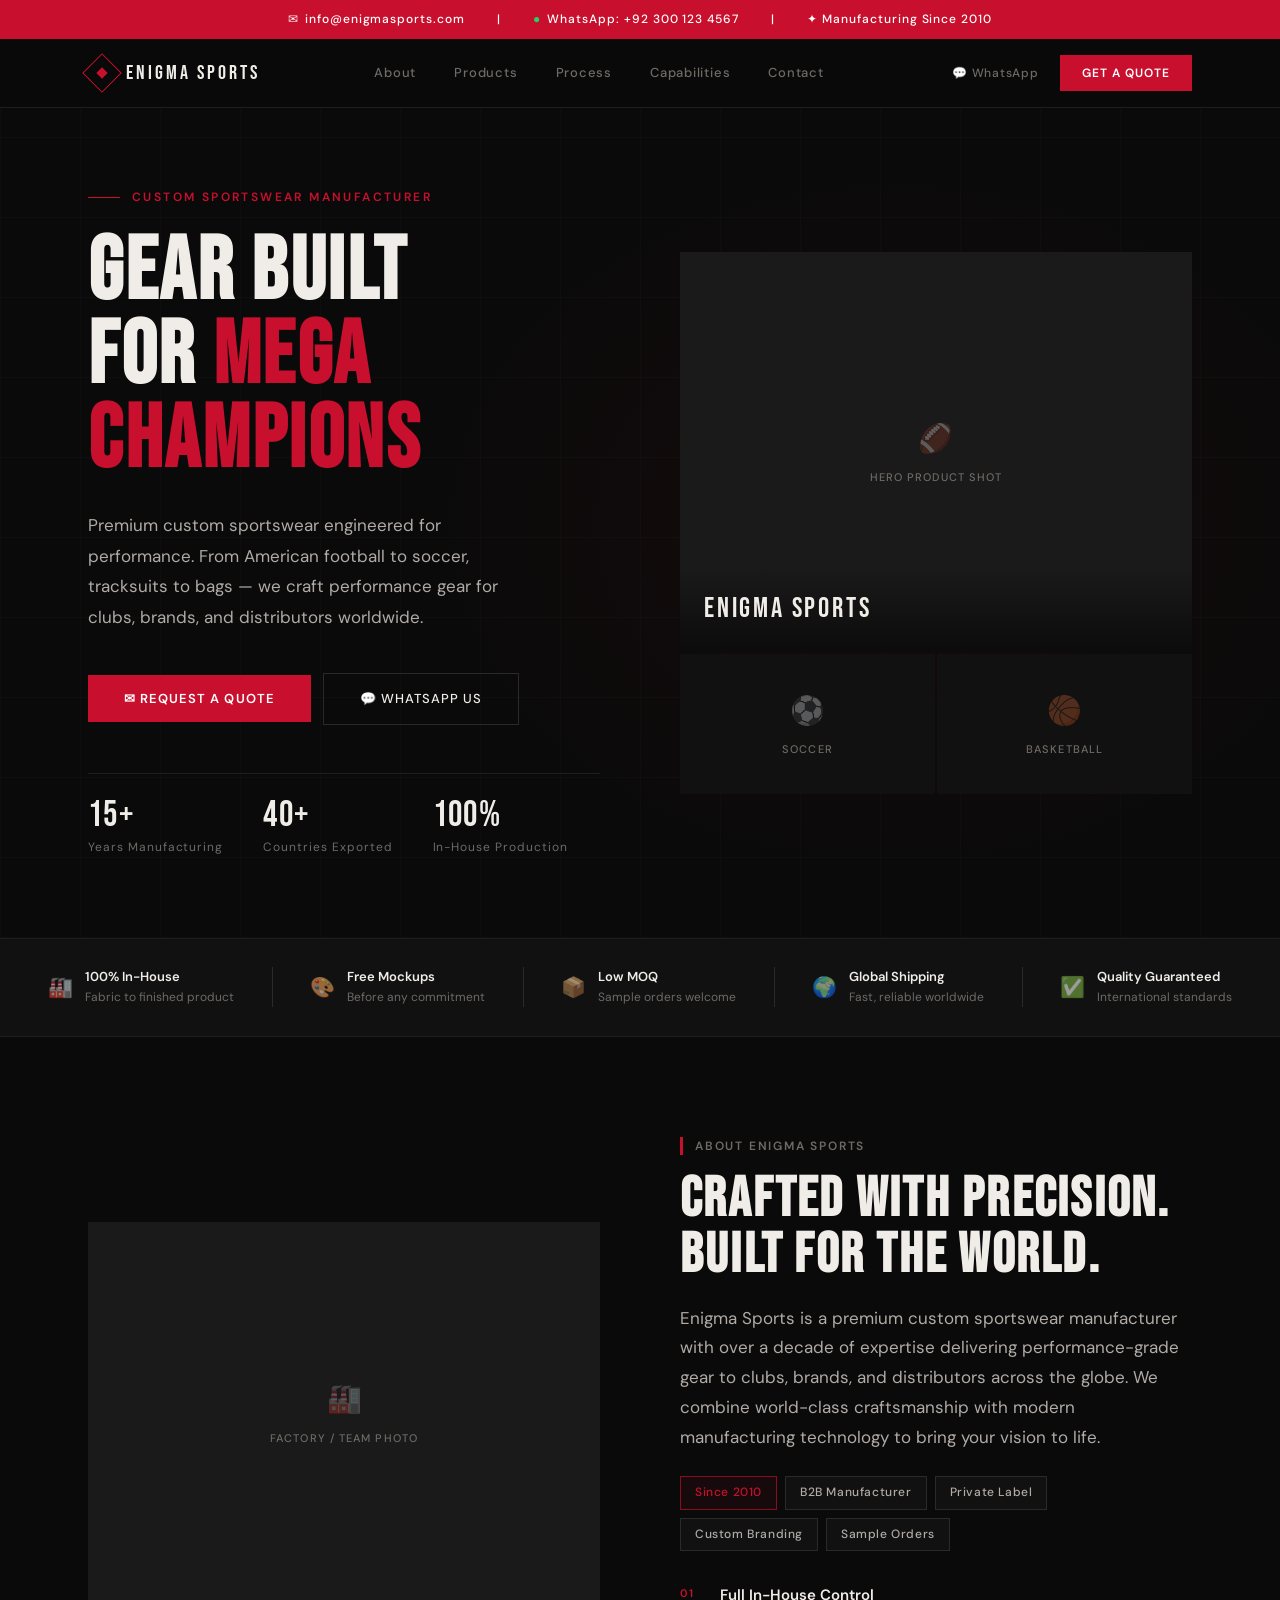
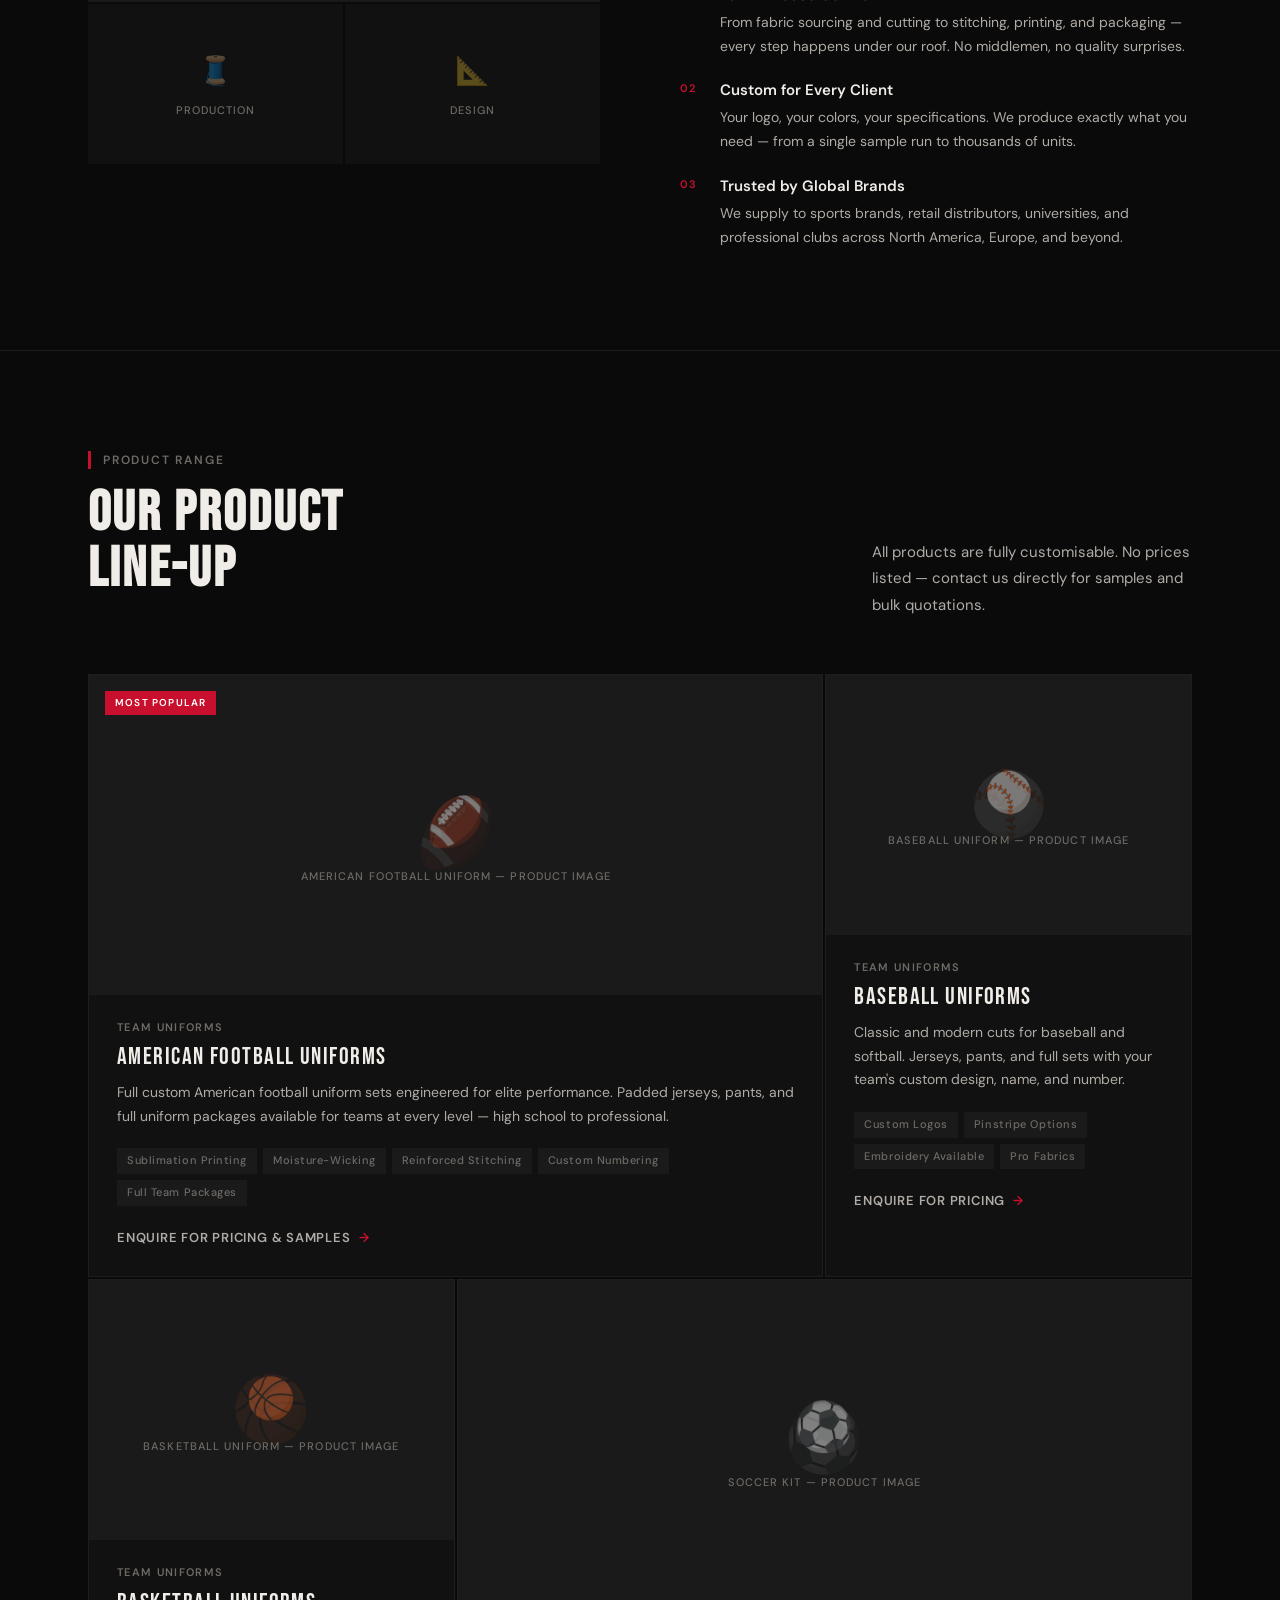
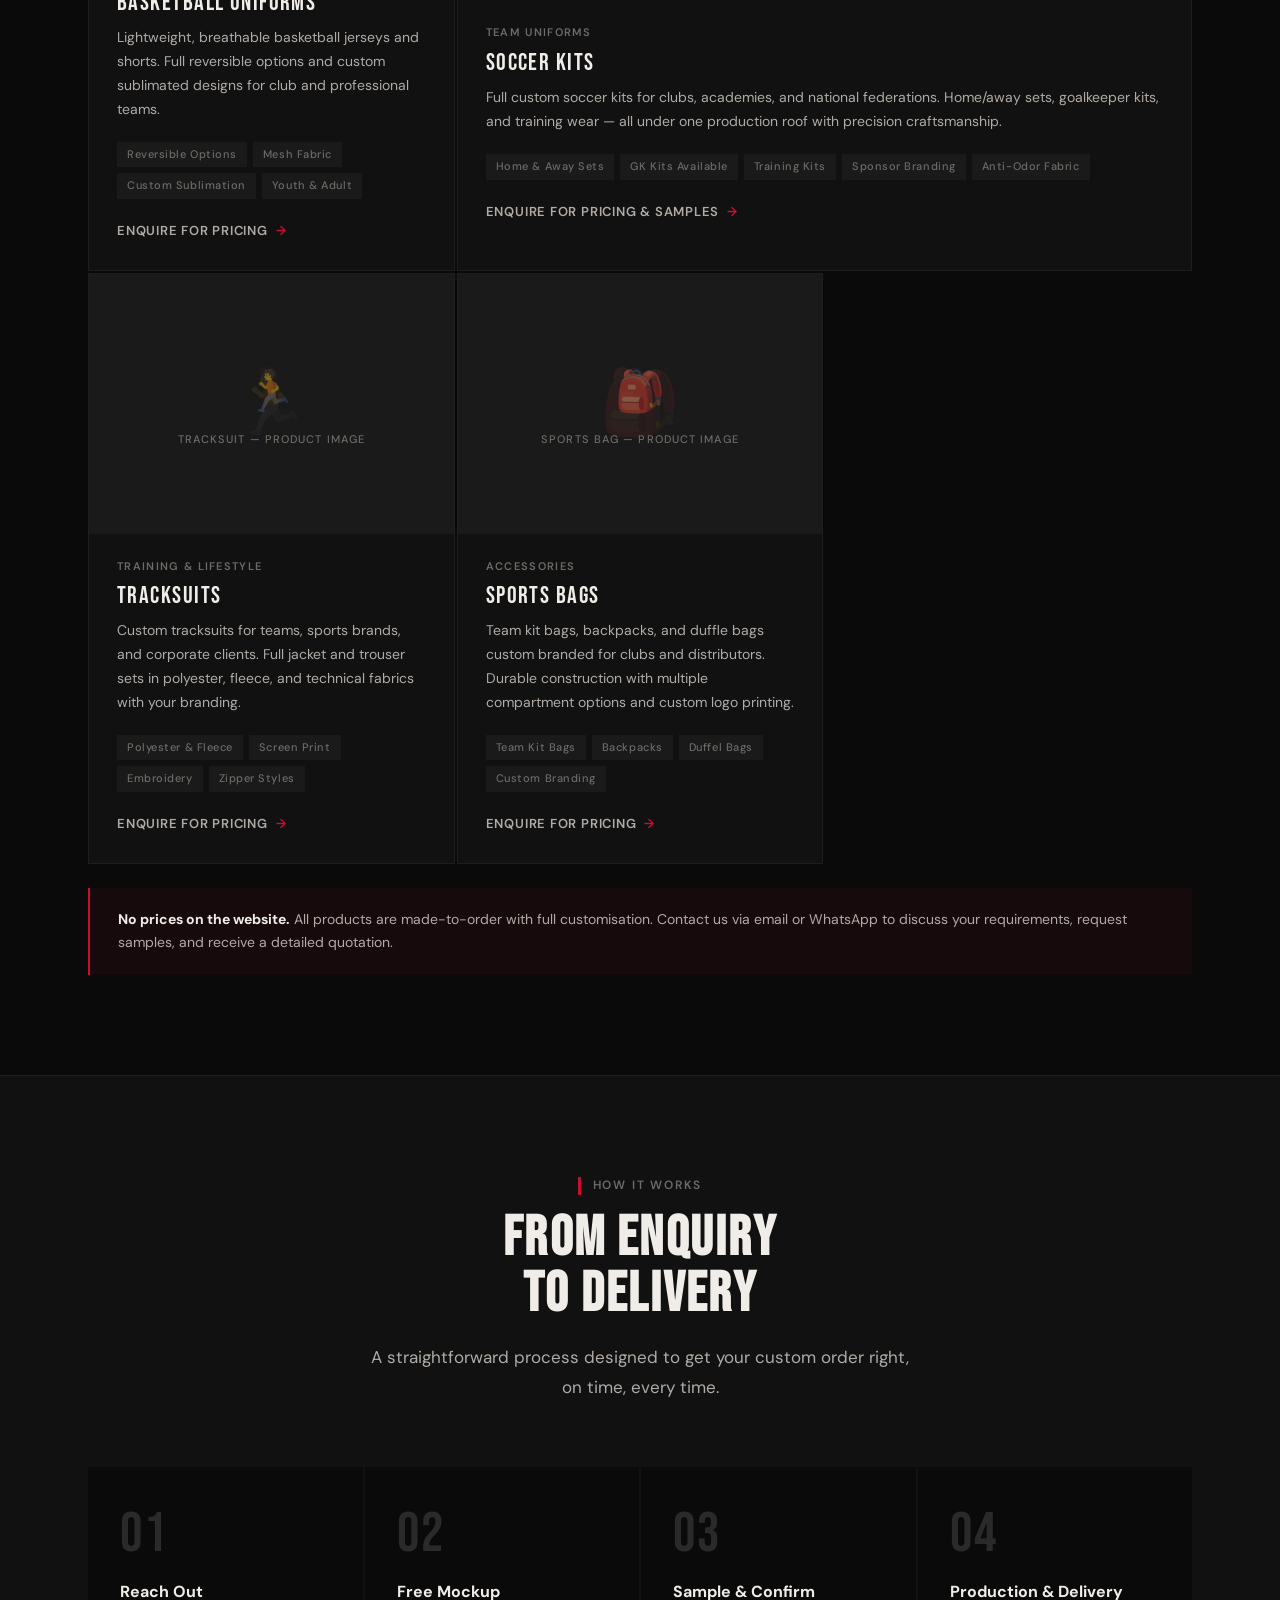
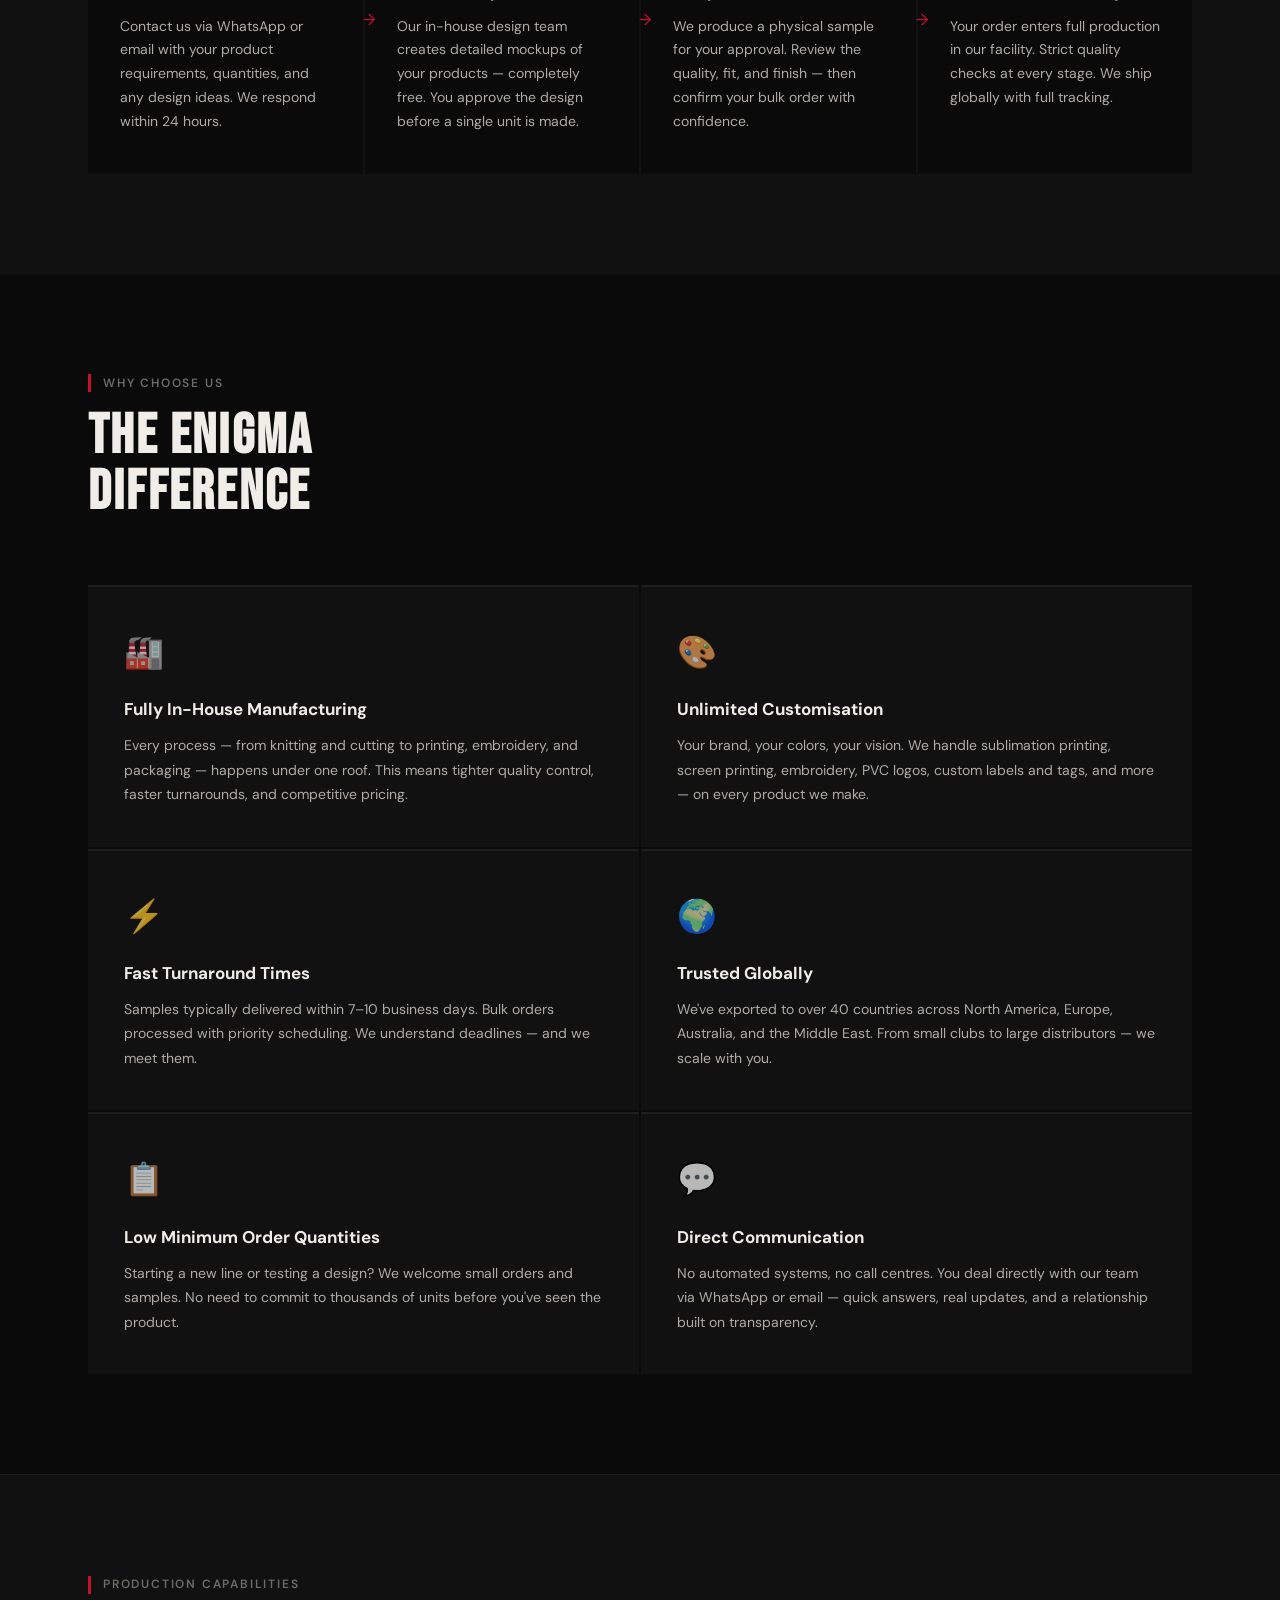
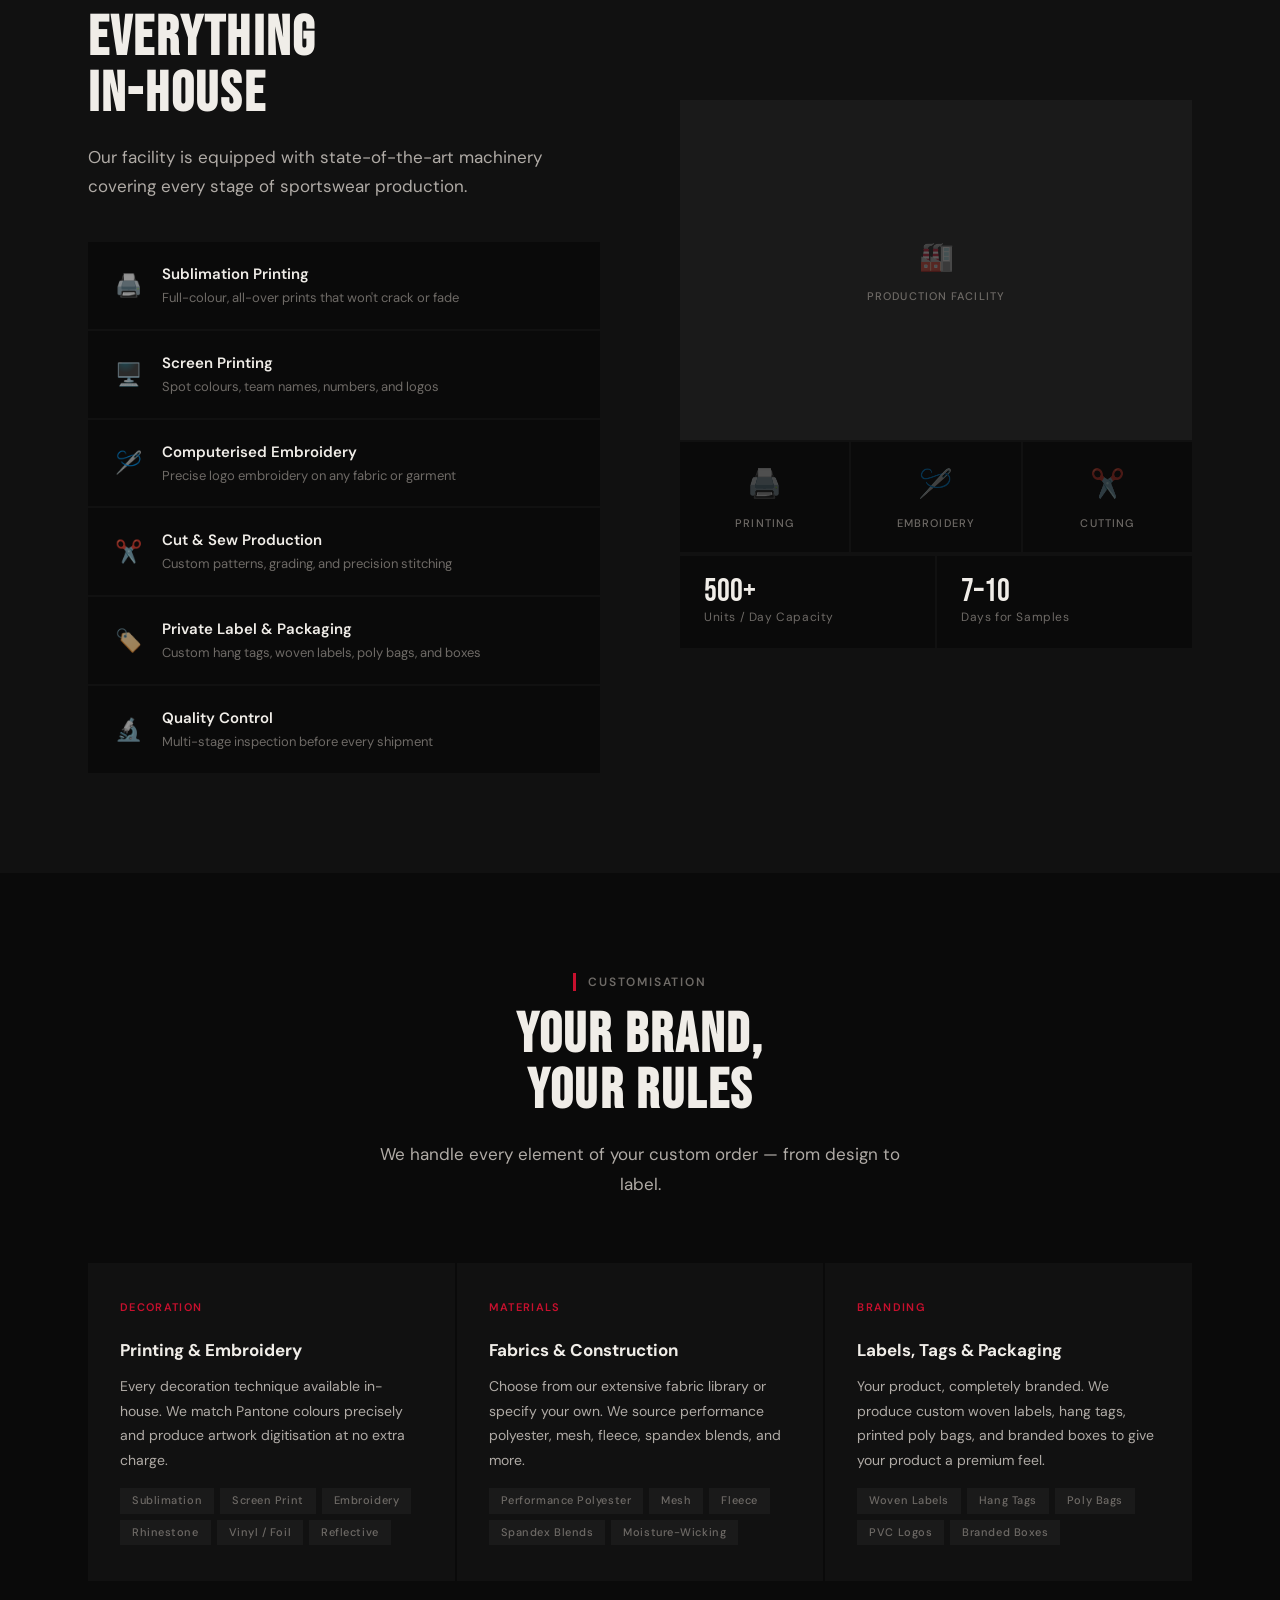
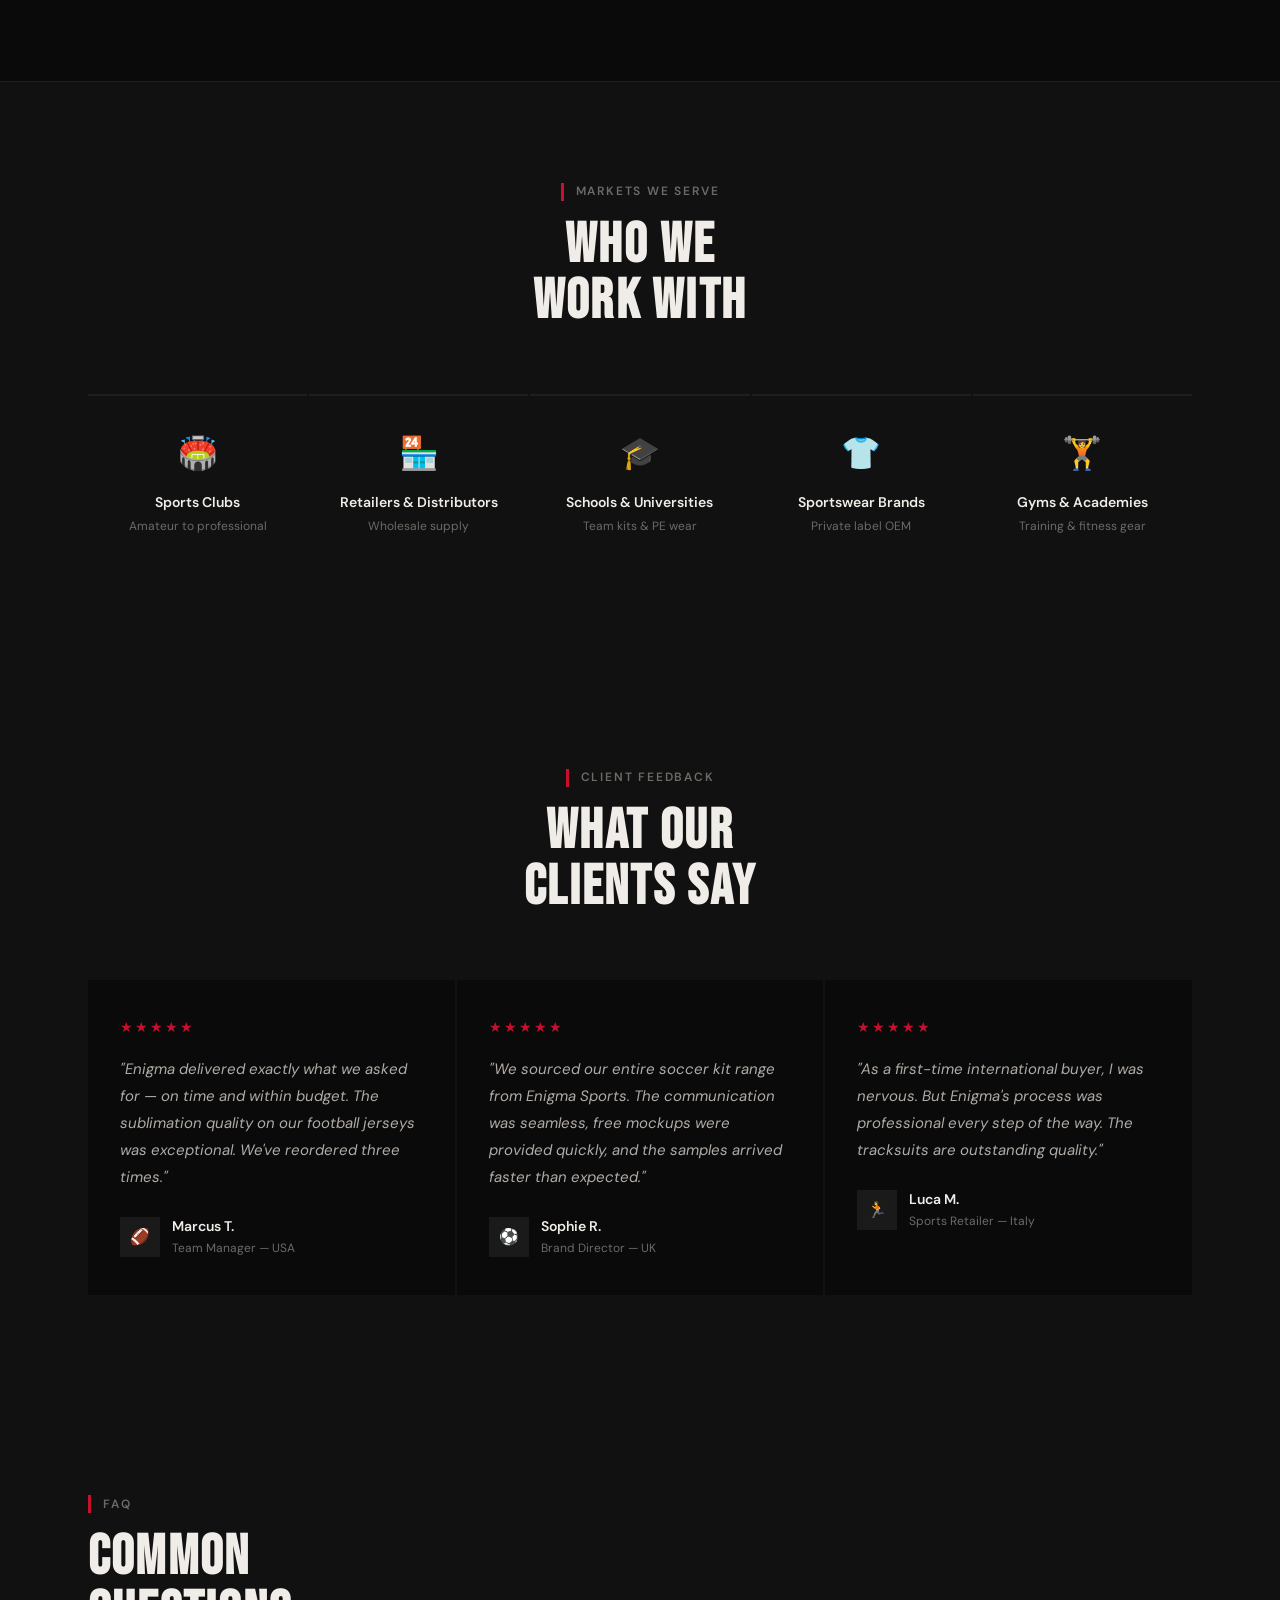
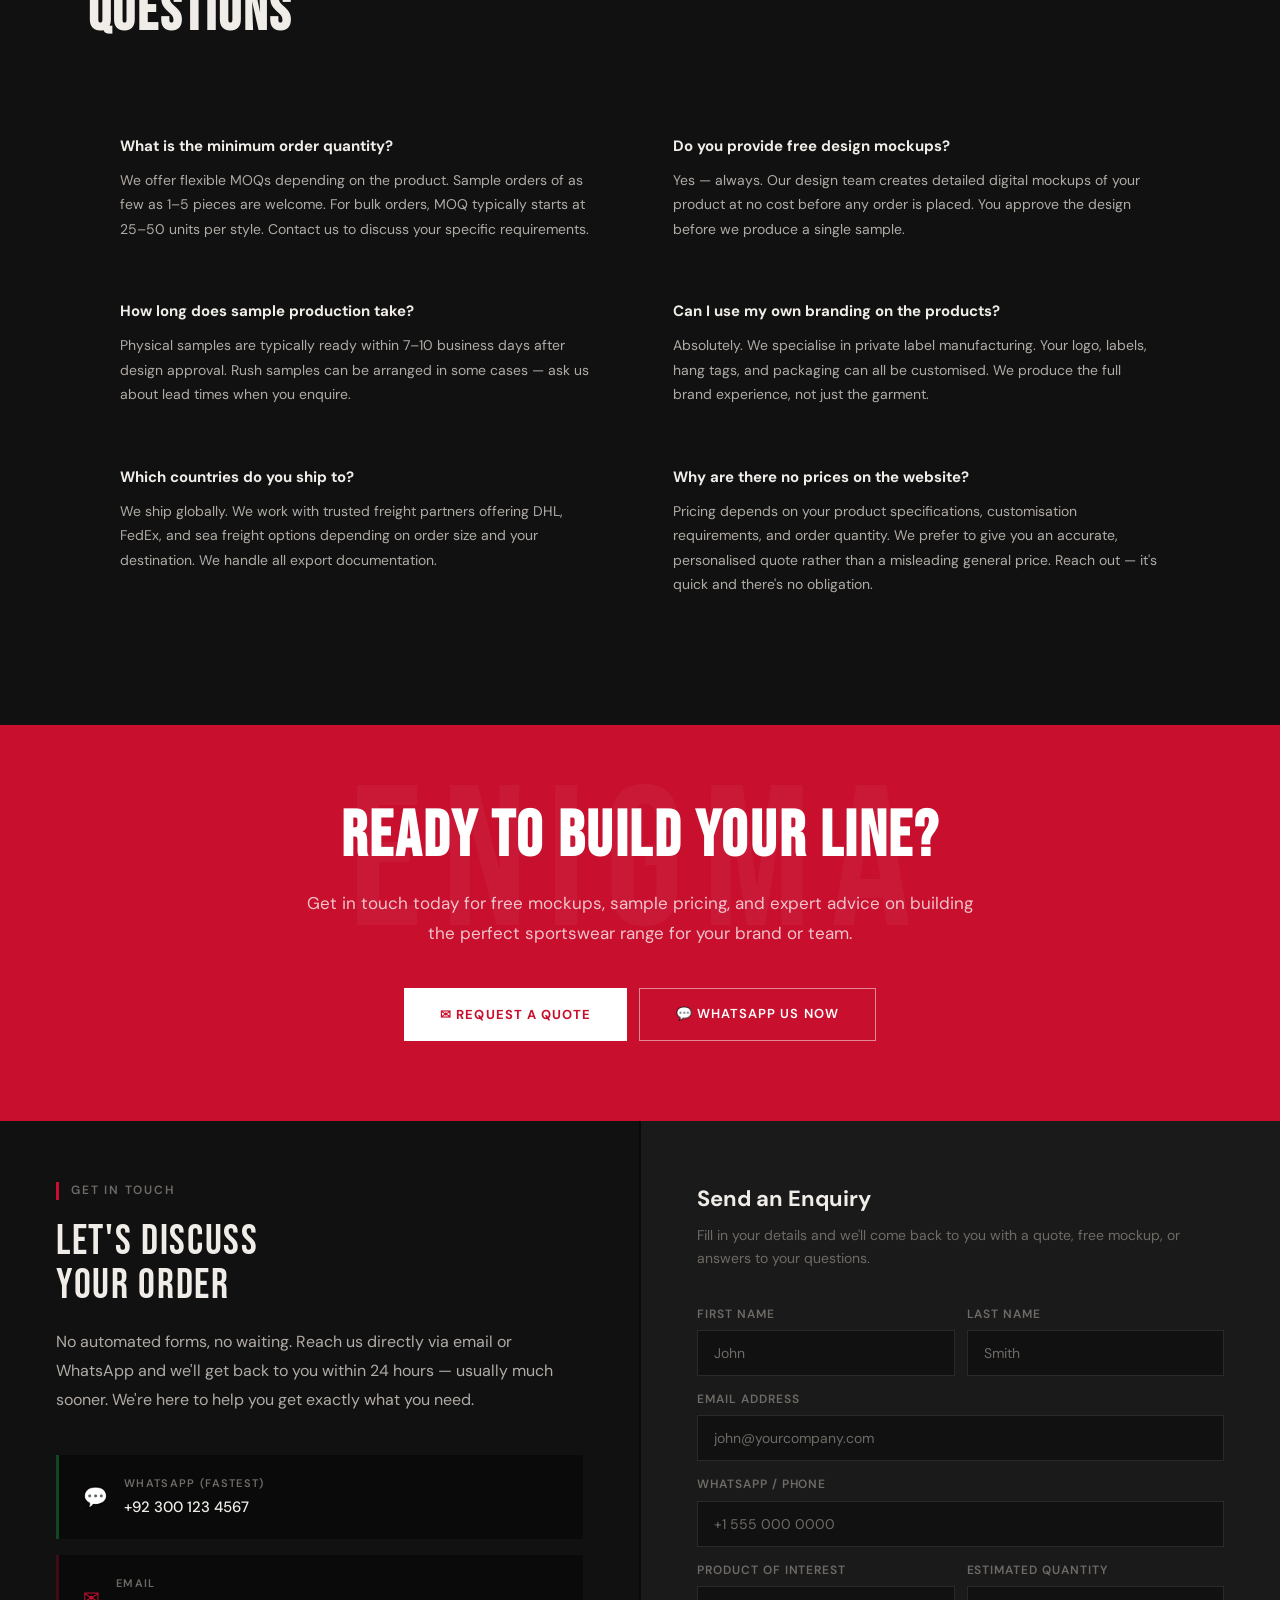
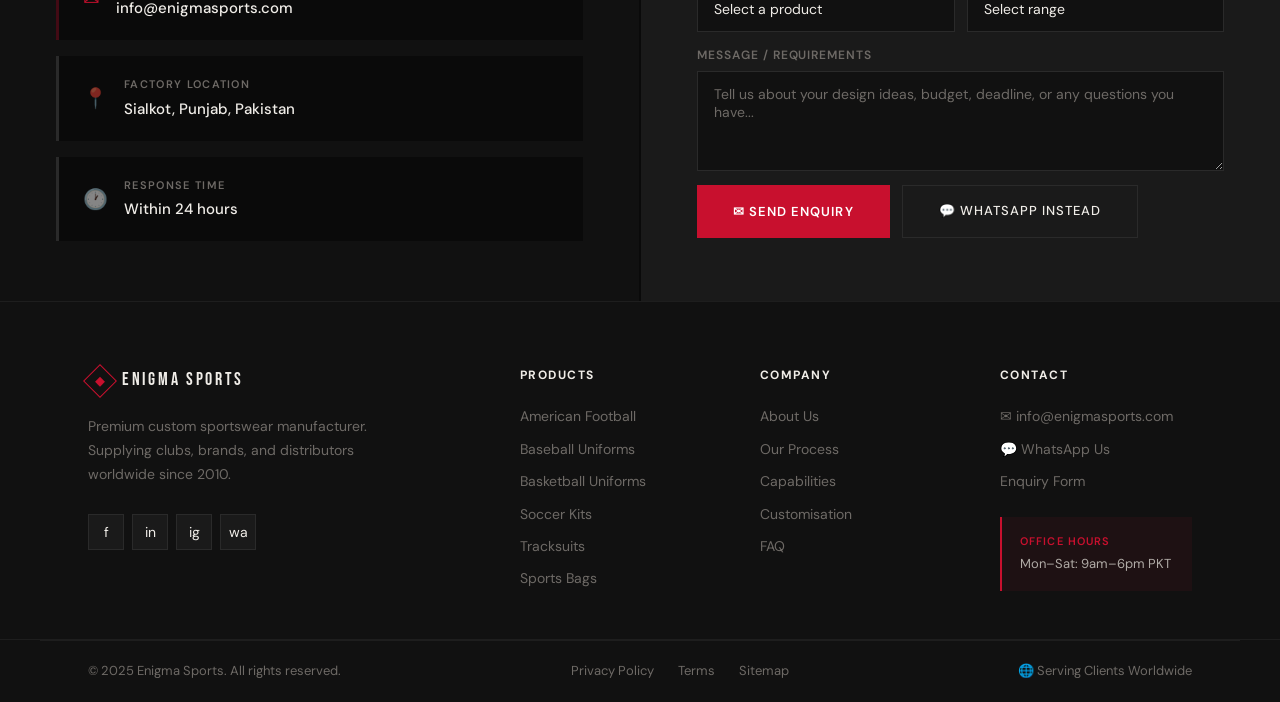
<file: index_old.html>
<!DOCTYPE html>
<html lang="en">
<head>
  <meta charset="UTF-8" />
  <meta name="viewport" content="width=device-width, initial-scale=1.0" />

  <!-- Primary Meta -->
  <title>Enigma Sports — Custom Sportswear Manufacturer</title>
  <meta name="description" content="Premium custom sportswear manufacturer. American football, soccer, basketball uniforms, tracksuits, and sports bags for clubs, brands, and distributors worldwide." />
  <meta name="keywords" content="custom sportswear manufacturer, sportswear OEM, Sialkot manufacturer, American football uniforms, soccer kits, basketball uniforms, tracksuits, sports bags, private label sportswear" />
  <meta name="author" content="Enigma Sports" />

  <!-- Open Graph / Social Media -->
  <meta property="og:type" content="website" />
  <meta property="og:title" content="Enigma Sports — Custom Sportswear Manufacturer" />
  <meta property="og:description" content="Premium custom sportswear crafted with precision. Custom uniforms, tracksuits, and bags for clubs, brands, and distributors worldwide." />
  <meta property="og:site_name" content="Enigma Sports" />

  <!-- Twitter Card -->
  <meta name="twitter:card" content="summary_large_image" />
  <meta name="twitter:title" content="Enigma Sports — Custom Sportswear Manufacturer" />
  <meta name="twitter:description" content="Premium custom sportswear. Supplying clubs, brands, and distributors worldwide since 2010." />

  <!-- Fonts -->
  <link rel="preconnect" href="https://fonts.googleapis.com" />
  <link rel="preconnect" href="https://fonts.gstatic.com" crossorigin />
  <link href="https://fonts.googleapis.com/css2?family=DM+Sans:ital,opsz,wght@0,9..40,300;0,9..40,400;0,9..40,500;0,9..40,600;0,9..40,700;1,9..40,400&family=Bebas+Neue&display=swap" rel="stylesheet" />

  <!-- Styles -->
  <link rel="stylesheet" href="assets/css/main.css" />
</head>
<body>

<!-- TOP BAR -->
<div class="top-bar">
  <a href="mailto:info@enigmasports.com"><span>✉</span> info@enigmasports.com</a>
  <span>|</span>
  <a href="https://wa.me/923001234567"><span style="color:#25D366;">●</span> WhatsApp: +92 300 123 4567</a>
  <span>|</span>
  <span>✦ Manufacturing Since 2010</span>
</div>

<!-- NAV -->
<nav id="main-nav">
  <div class="nav-inner">
    <a class="nav-logo" href="#hero">
      <div class="nav-diamond"><div class="nav-diamond-inner"></div></div>
      <span class="nav-brand">ENIGMA SPORTS</span>
    </a>
    <div class="nav-links">
      <a class="nav-link" href="#about">About</a>
      <a class="nav-link" href="#products">Products</a>
      <a class="nav-link" href="#process">Process</a>
      <a class="nav-link" href="#capabilities">Capabilities</a>
      <a class="nav-link" href="#contact">Contact</a>
    </div>
    <div class="nav-actions">
      <a class="nav-contact-link" href="https://wa.me/923001234567">💬 WhatsApp</a>
      <button class="nav-cta" onclick="document.getElementById('contact').scrollIntoView({behavior:'smooth'})">Get a Quote</button>
    </div>
    <button class="hamburger" id="hamburger" aria-label="Menu">
      <span></span><span></span><span></span>
    </button>
  </div>
  <div class="mobile-menu" id="mobile-menu">
    <a href="#about">About</a>
    <a href="#products">Products</a>
    <a href="#process">Process</a>
    <a href="#capabilities">Capabilities</a>
    <a href="#contact">Contact</a>
    <a href="https://wa.me/923001234567" style="color:#25D366;border:none;padding-top:20px;">💬 WhatsApp Us</a>
    <a href="mailto:info@enigmasports.com" style="color:var(--accent);">✉ Email Us</a>
  </div>
</nav>

<!-- HERO -->
<section class="hero" id="hero">
  <div class="hero-inner">
    <div class="hero-content">
      <div class="hero-eyebrow">
        <div class="hero-eyebrow-line"></div>
        Custom Sportswear Manufacturer
      </div>
      <h1 class="hero-h1">GEAR BUILT<br>FOR <span class="highlight">MEGA CHAMPIONS</span></h1>
      <p class="hero-body">Premium custom sportswear engineered for performance. From American football to soccer, tracksuits to bags — we craft performance gear for clubs, brands, and distributors worldwide.</p>
      <div class="hero-cta-row">
        <button class="btn-red" onclick="document.getElementById('contact').scrollIntoView({behavior:'smooth'})">✉ Request a Quote</button>
        <a class="btn-outline" href="https://wa.me/923001234567">💬 WhatsApp Us</a>
      </div>
      <div class="hero-note">
        <div>
          <div class="hero-stat-val">15+</div>
          <div class="hero-stat-label">Years Manufacturing</div>
        </div>
        <div>
          <div class="hero-stat-val">40+</div>
          <div class="hero-stat-label">Countries Exported</div>
        </div>
        <div>
          <div class="hero-stat-val">100%</div>
          <div class="hero-stat-label">In-House Production</div>
        </div>
      </div>
    </div>
    <div class="hero-visual">
      <div class="hero-img-main">
        <div class="img-placeholder">
          <div class="img-placeholder-icon">🏈</div>
          <div class="img-placeholder-text">Hero Product Shot</div>
        </div>
      </div>
      <div class="hero-img-sub">
        <div class="hero-img-sm">
          <div class="img-placeholder">
            <div class="img-placeholder-icon">⚽</div>
            <div class="img-placeholder-text">Soccer</div>
          </div>
        </div>
        <div class="hero-img-sm">
          <div class="img-placeholder">
            <div class="img-placeholder-icon">🏀</div>
            <div class="img-placeholder-text">Basketball</div>
          </div>
        </div>
      </div>
    </div>
  </div>
</section>

<!-- TRUST BAR -->
<div class="trust-bar">
  <div class="trust-bar-inner">
    <div class="trust-item">
      <div class="trust-icon">🏭</div>
      <div>
        <div class="trust-text-label">100% In-House</div>
        <div class="trust-text-sub">Fabric to finished product</div>
      </div>
    </div>
    <div class="trust-divider"></div>
    <div class="trust-item">
      <div class="trust-icon">🎨</div>
      <div>
        <div class="trust-text-label">Free Mockups</div>
        <div class="trust-text-sub">Before any commitment</div>
      </div>
    </div>
    <div class="trust-divider"></div>
    <div class="trust-item">
      <div class="trust-icon">📦</div>
      <div>
        <div class="trust-text-label">Low MOQ</div>
        <div class="trust-text-sub">Sample orders welcome</div>
      </div>
    </div>
    <div class="trust-divider"></div>
    <div class="trust-item">
      <div class="trust-icon">🌍</div>
      <div>
        <div class="trust-text-label">Global Shipping</div>
        <div class="trust-text-sub">Fast, reliable worldwide</div>
      </div>
    </div>
    <div class="trust-divider"></div>
    <div class="trust-item">
      <div class="trust-icon">✅</div>
      <div>
        <div class="trust-text-label">Quality Guaranteed</div>
        <div class="trust-text-sub">International standards</div>
      </div>
    </div>
  </div>
</div>

<!-- ABOUT -->
<section class="section" id="about">
  <div class="container">
    <div class="about-grid">
      <div class="about-visual">
        <div class="about-img-main">
          <div class="img-placeholder">
            <div class="img-placeholder-icon">🏭</div>
            <div class="img-placeholder-text">Factory / Team Photo</div>
          </div>
        </div>
        <div class="about-img-row">
          <div class="about-img-sm">
            <div class="img-placeholder">
              <div class="img-placeholder-icon">🧵</div>
              <div class="img-placeholder-text">Production</div>
            </div>
          </div>
          <div class="about-img-sm">
            <div class="img-placeholder">
              <div class="img-placeholder-icon">📐</div>
              <div class="img-placeholder-text">Design</div>
            </div>
          </div>
        </div>
      </div>
      <div class="about-content">
        <div class="section-tag"><div class="accent-bar"></div> About Enigma Sports</div>
        <h2 class="section-h">CRAFTED WITH PRECISION.<br>BUILT FOR THE WORLD.</h2>
        <p class="section-sub">Enigma Sports is a premium custom sportswear manufacturer with over a decade of expertise delivering performance-grade gear to clubs, brands, and distributors across the globe. We combine world-class craftsmanship with modern manufacturing technology to bring your vision to life.</p>
        <div class="about-badges" style="margin-top:24px;">
          <span class="badge accent">Since 2010</span>
          <span class="badge">B2B Manufacturer</span>
          <span class="badge">Private Label</span>
          <span class="badge">Custom Branding</span>
          <span class="badge">Sample Orders</span>
        </div>
        <div class="about-points">
          <div class="about-point">
            <div class="about-point-num">01</div>
            <div>
              <div class="about-point-title">Full In-House Control</div>
              <div class="about-point-desc">From fabric sourcing and cutting to stitching, printing, and packaging — every step happens under our roof. No middlemen, no quality surprises.</div>
            </div>
          </div>
          <div class="about-point">
            <div class="about-point-num">02</div>
            <div>
              <div class="about-point-title">Custom for Every Client</div>
              <div class="about-point-desc">Your logo, your colors, your specifications. We produce exactly what you need — from a single sample run to thousands of units.</div>
            </div>
          </div>
          <div class="about-point">
            <div class="about-point-num">03</div>
            <div>
              <div class="about-point-title">Trusted by Global Brands</div>
              <div class="about-point-desc">We supply to sports brands, retail distributors, universities, and professional clubs across North America, Europe, and beyond.</div>
            </div>
          </div>
        </div>
      </div>
    </div>
  </div>
</section>

<hr class="divider" />

<!-- PRODUCTS -->
<section class="section" id="products">
  <div class="container">
    <div class="products-header">
      <div>
        <div class="section-tag"><div class="accent-bar"></div> Product Range</div>
        <h2 class="section-h">OUR PRODUCT<br>LINE-UP</h2>
      </div>
      <p style="max-width:320px;font-size:15px;color:var(--text-secondary);line-height:1.75;">All products are fully customisable. No prices listed — contact us directly for samples and bulk quotations.</p>
    </div>

    <div class="products-grid">

      <!-- American Football — Featured -->
      <div class="product-card featured">
        <div class="product-img">
          <div class="product-img-bg"><div class="product-sport-icon">🏈</div></div>
          <div class="product-tag">Most Popular</div>
          <div class="img-placeholder" style="position:relative;z-index:1;">
            <div class="img-placeholder-icon" style="font-size:48px;opacity:0.4;">🏈</div>
            <div class="img-placeholder-text">American Football Uniform — Product Image</div>
          </div>
        </div>
        <div class="product-body">
          <div class="product-category">Team Uniforms</div>
          <div class="product-name">AMERICAN FOOTBALL UNIFORMS</div>
          <div class="product-desc">Full custom American football uniform sets engineered for elite performance. Padded jerseys, pants, and full uniform packages available for teams at every level — high school to professional.</div>
          <div class="product-features">
            <span class="product-feat">Sublimation Printing</span>
            <span class="product-feat">Moisture-Wicking</span>
            <span class="product-feat">Reinforced Stitching</span>
            <span class="product-feat">Custom Numbering</span>
            <span class="product-feat">Full Team Packages</span>
          </div>
          <div class="product-enquire">Enquire for pricing & samples <span class="arr">→</span></div>
        </div>
      </div>

      <!-- Baseball -->
      <div class="product-card">
        <div class="product-img">
          <div class="product-img-bg"><div class="product-sport-icon">⚾</div></div>
          <div class="img-placeholder" style="position:relative;z-index:1;">
            <div class="img-placeholder-icon" style="font-size:40px;opacity:0.4;">⚾</div>
            <div class="img-placeholder-text">Baseball Uniform — Product Image</div>
          </div>
        </div>
        <div class="product-body">
          <div class="product-category">Team Uniforms</div>
          <div class="product-name">BASEBALL UNIFORMS</div>
          <div class="product-desc">Classic and modern cuts for baseball and softball. Jerseys, pants, and full sets with your team's custom design, name, and number.</div>
          <div class="product-features">
            <span class="product-feat">Custom Logos</span>
            <span class="product-feat">Pinstripe Options</span>
            <span class="product-feat">Embroidery Available</span>
            <span class="product-feat">Pro Fabrics</span>
          </div>
          <div class="product-enquire">Enquire for pricing <span class="arr">→</span></div>
        </div>
      </div>

      <!-- Basketball -->
      <div class="product-card">
        <div class="product-img">
          <div class="product-img-bg"><div class="product-sport-icon">🏀</div></div>
          <div class="img-placeholder" style="position:relative;z-index:1;">
            <div class="img-placeholder-icon" style="font-size:40px;opacity:0.4;">🏀</div>
            <div class="img-placeholder-text">Basketball Uniform — Product Image</div>
          </div>
        </div>
        <div class="product-body">
          <div class="product-category">Team Uniforms</div>
          <div class="product-name">BASKETBALL UNIFORMS</div>
          <div class="product-desc">Lightweight, breathable basketball jerseys and shorts. Full reversible options and custom sublimated designs for club and professional teams.</div>
          <div class="product-features">
            <span class="product-feat">Reversible Options</span>
            <span class="product-feat">Mesh Fabric</span>
            <span class="product-feat">Custom Sublimation</span>
            <span class="product-feat">Youth & Adult</span>
          </div>
          <div class="product-enquire">Enquire for pricing <span class="arr">→</span></div>
        </div>
      </div>

      <!-- Soccer -->
      <div class="product-card featured">
        <div class="product-img">
          <div class="product-img-bg"><div class="product-sport-icon">⚽</div></div>
          <div class="img-placeholder" style="position:relative;z-index:1;">
            <div class="img-placeholder-icon" style="font-size:48px;opacity:0.4;">⚽</div>
            <div class="img-placeholder-text">Soccer Kit — Product Image</div>
          </div>
        </div>
        <div class="product-body">
          <div class="product-category">Team Uniforms</div>
          <div class="product-name">SOCCER KITS</div>
          <div class="product-desc">Full custom soccer kits for clubs, academies, and national federations. Home/away sets, goalkeeper kits, and training wear — all under one production roof with precision craftsmanship.</div>
          <div class="product-features">
            <span class="product-feat">Home & Away Sets</span>
            <span class="product-feat">GK Kits Available</span>
            <span class="product-feat">Training Kits</span>
            <span class="product-feat">Sponsor Branding</span>
            <span class="product-feat">Anti-Odor Fabric</span>
          </div>
          <div class="product-enquire">Enquire for pricing & samples <span class="arr">→</span></div>
        </div>
      </div>

      <!-- Tracksuits -->
      <div class="product-card">
        <div class="product-img">
          <div class="product-img-bg"><div class="product-sport-icon">🏃</div></div>
          <div class="img-placeholder" style="position:relative;z-index:1;">
            <div class="img-placeholder-icon" style="font-size:40px;opacity:0.4;">🏃</div>
            <div class="img-placeholder-text">Tracksuit — Product Image</div>
          </div>
        </div>
        <div class="product-body">
          <div class="product-category">Training & Lifestyle</div>
          <div class="product-name">TRACKSUITS</div>
          <div class="product-desc">Custom tracksuits for teams, sports brands, and corporate clients. Full jacket and trouser sets in polyester, fleece, and technical fabrics with your branding.</div>
          <div class="product-features">
            <span class="product-feat">Polyester & Fleece</span>
            <span class="product-feat">Screen Print</span>
            <span class="product-feat">Embroidery</span>
            <span class="product-feat">Zipper Styles</span>
          </div>
          <div class="product-enquire">Enquire for pricing <span class="arr">→</span></div>
        </div>
      </div>

      <!-- Bags -->
      <div class="product-card">
        <div class="product-img">
          <div class="product-img-bg"><div class="product-sport-icon">🎒</div></div>
          <div class="img-placeholder" style="position:relative;z-index:1;">
            <div class="img-placeholder-icon" style="font-size:40px;opacity:0.4;">🎒</div>
            <div class="img-placeholder-text">Sports Bag — Product Image</div>
          </div>
        </div>
        <div class="product-body">
          <div class="product-category">Accessories</div>
          <div class="product-name">SPORTS BAGS</div>
          <div class="product-desc">Team kit bags, backpacks, and duffle bags custom branded for clubs and distributors. Durable construction with multiple compartment options and custom logo printing.</div>
          <div class="product-features">
            <span class="product-feat">Team Kit Bags</span>
            <span class="product-feat">Backpacks</span>
            <span class="product-feat">Duffel Bags</span>
            <span class="product-feat">Custom Branding</span>
          </div>
          <div class="product-enquire">Enquire for pricing <span class="arr">→</span></div>
        </div>
      </div>

    </div>

    <!-- Note -->
    <div style="margin-top:24px;padding:20px 28px;background:var(--accent-subtle);border-left:2px solid var(--accent);">
      <p style="font-size:14px;color:var(--text-secondary);line-height:1.7;"><strong style="color:var(--text-primary);">No prices on the website.</strong> All products are made-to-order with full customisation. Contact us via email or WhatsApp to discuss your requirements, request samples, and receive a detailed quotation.</p>
    </div>
  </div>
</section>

<hr class="divider" />

<!-- PROCESS -->
<section class="section process-section" id="process">
  <div class="container">
    <div style="text-align:center;max-width:600px;margin:0 auto;">
      <div class="section-tag" style="justify-content:center;"><div class="accent-bar"></div> How It Works</div>
      <h2 class="section-h">FROM ENQUIRY<br>TO DELIVERY</h2>
      <p class="section-sub" style="margin:0 auto;">A straightforward process designed to get your custom order right, on time, every time.</p>
    </div>
    <div class="process-grid">
      <div class="process-step">
        <div class="process-num">01</div>
        <div class="process-title">Reach Out</div>
        <div class="process-desc">Contact us via WhatsApp or email with your product requirements, quantities, and any design ideas. We respond within 24 hours.</div>
      </div>
      <div class="process-step">
        <div class="process-num">02</div>
        <div class="process-title">Free Mockup</div>
        <div class="process-desc">Our in-house design team creates detailed mockups of your products — completely free. You approve the design before a single unit is made.</div>
      </div>
      <div class="process-step">
        <div class="process-num">03</div>
        <div class="process-title">Sample & Confirm</div>
        <div class="process-desc">We produce a physical sample for your approval. Review the quality, fit, and finish — then confirm your bulk order with confidence.</div>
      </div>
      <div class="process-step">
        <div class="process-num">04</div>
        <div class="process-title">Production & Delivery</div>
        <div class="process-desc">Your order enters full production in our facility. Strict quality checks at every stage. We ship globally with full tracking.</div>
      </div>
    </div>
  </div>
</section>

<!-- WHY ENIGMA -->
<section class="section" id="why">
  <div class="container">
    <div class="section-tag"><div class="accent-bar"></div> Why Choose Us</div>
    <h2 class="section-h">THE ENIGMA<br>DIFFERENCE</h2>
    <div class="why-grid">
      <div class="why-card">
        <div class="why-icon">🏭</div>
        <div class="why-title">Fully In-House Manufacturing</div>
        <div class="why-desc">Every process — from knitting and cutting to printing, embroidery, and packaging — happens under one roof. This means tighter quality control, faster turnarounds, and competitive pricing.</div>
      </div>
      <div class="why-card">
        <div class="why-icon">🎨</div>
        <div class="why-title">Unlimited Customisation</div>
        <div class="why-desc">Your brand, your colors, your vision. We handle sublimation printing, screen printing, embroidery, PVC logos, custom labels and tags, and more — on every product we make.</div>
      </div>
      <div class="why-card">
        <div class="why-icon">⚡</div>
        <div class="why-title">Fast Turnaround Times</div>
        <div class="why-desc">Samples typically delivered within 7–10 business days. Bulk orders processed with priority scheduling. We understand deadlines — and we meet them.</div>
      </div>
      <div class="why-card">
        <div class="why-icon">🌍</div>
        <div class="why-title">Trusted Globally</div>
        <div class="why-desc">We've exported to over 40 countries across North America, Europe, Australia, and the Middle East. From small clubs to large distributors — we scale with you.</div>
      </div>
      <div class="why-card">
        <div class="why-icon">📋</div>
        <div class="why-title">Low Minimum Order Quantities</div>
        <div class="why-desc">Starting a new line or testing a design? We welcome small orders and samples. No need to commit to thousands of units before you've seen the product.</div>
      </div>
      <div class="why-card">
        <div class="why-icon">💬</div>
        <div class="why-title">Direct Communication</div>
        <div class="why-desc">No automated systems, no call centres. You deal directly with our team via WhatsApp or email — quick answers, real updates, and a relationship built on transparency.</div>
      </div>
    </div>
  </div>
</section>

<hr class="divider" />

<!-- CAPABILITIES -->
<section class="section caps-section" id="capabilities">
  <div class="container">
    <div class="caps-grid">
      <div>
        <div class="section-tag"><div class="accent-bar"></div> Production Capabilities</div>
        <h2 class="section-h">EVERYTHING<br>IN-HOUSE</h2>
        <p class="section-sub">Our facility is equipped with state-of-the-art machinery covering every stage of sportswear production.</p>
        <div class="caps-list">
          <div class="caps-item">
            <div class="caps-item-icon">🖨️</div>
            <div>
              <div class="caps-item-title">Sublimation Printing</div>
              <div class="caps-item-desc">Full-colour, all-over prints that won't crack or fade</div>
            </div>
          </div>
          <div class="caps-item">
            <div class="caps-item-icon">🖥️</div>
            <div>
              <div class="caps-item-title">Screen Printing</div>
              <div class="caps-item-desc">Spot colours, team names, numbers, and logos</div>
            </div>
          </div>
          <div class="caps-item">
            <div class="caps-item-icon">🪡</div>
            <div>
              <div class="caps-item-title">Computerised Embroidery</div>
              <div class="caps-item-desc">Precise logo embroidery on any fabric or garment</div>
            </div>
          </div>
          <div class="caps-item">
            <div class="caps-item-icon">✂️</div>
            <div>
              <div class="caps-item-title">Cut & Sew Production</div>
              <div class="caps-item-desc">Custom patterns, grading, and precision stitching</div>
            </div>
          </div>
          <div class="caps-item">
            <div class="caps-item-icon">🏷️</div>
            <div>
              <div class="caps-item-title">Private Label & Packaging</div>
              <div class="caps-item-desc">Custom hang tags, woven labels, poly bags, and boxes</div>
            </div>
          </div>
          <div class="caps-item">
            <div class="caps-item-icon">🔬</div>
            <div>
              <div class="caps-item-title">Quality Control</div>
              <div class="caps-item-desc">Multi-stage inspection before every shipment</div>
            </div>
          </div>
        </div>
      </div>
      <div class="caps-visual">
        <div class="caps-img-main">
          <div class="img-placeholder">
            <div class="img-placeholder-icon">🏭</div>
            <div class="img-placeholder-text">Production Facility</div>
          </div>
        </div>
        <div class="caps-img-row">
          <div class="caps-img-sm"><div class="img-placeholder"><div class="img-placeholder-icon">🖨️</div><div class="img-placeholder-text">Printing</div></div></div>
          <div class="caps-img-sm"><div class="img-placeholder"><div class="img-placeholder-icon">🪡</div><div class="img-placeholder-text">Embroidery</div></div></div>
          <div class="caps-img-sm"><div class="img-placeholder"><div class="img-placeholder-icon">✂️</div><div class="img-placeholder-text">Cutting</div></div></div>
        </div>
        <div class="caps-badge-row">
          <div class="caps-stat-box">
            <div>
              <div class="caps-stat-val">500+</div>
              <div class="caps-stat-label">Units / Day Capacity</div>
            </div>
          </div>
          <div class="caps-stat-box">
            <div>
              <div class="caps-stat-val">7–10</div>
              <div class="caps-stat-label">Days for Samples</div>
            </div>
          </div>
        </div>
      </div>
    </div>
  </div>
</section>

<!-- CUSTOMISATION -->
<section class="section" id="customisation">
  <div class="container">
    <div style="text-align:center;max-width:600px;margin:0 auto 0;">
      <div class="section-tag" style="justify-content:center;"><div class="accent-bar"></div> Customisation</div>
      <h2 class="section-h">YOUR BRAND,<br>YOUR RULES</h2>
      <p class="section-sub" style="margin:0 auto;">We handle every element of your custom order — from design to label.</p>
    </div>
    <div class="custom-grid">
      <div class="custom-card">
        <div class="custom-step-num">Decoration</div>
        <div class="custom-title">Printing & Embroidery</div>
        <div class="custom-desc">Every decoration technique available in-house. We match Pantone colours precisely and produce artwork digitisation at no extra charge.</div>
        <div class="custom-options">
          <span class="custom-opt">Sublimation</span>
          <span class="custom-opt">Screen Print</span>
          <span class="custom-opt">Embroidery</span>
          <span class="custom-opt">Rhinestone</span>
          <span class="custom-opt">Vinyl / Foil</span>
          <span class="custom-opt">Reflective</span>
        </div>
      </div>
      <div class="custom-card">
        <div class="custom-step-num">Materials</div>
        <div class="custom-title">Fabrics & Construction</div>
        <div class="custom-desc">Choose from our extensive fabric library or specify your own. We source performance polyester, mesh, fleece, spandex blends, and more.</div>
        <div class="custom-options">
          <span class="custom-opt">Performance Polyester</span>
          <span class="custom-opt">Mesh</span>
          <span class="custom-opt">Fleece</span>
          <span class="custom-opt">Spandex Blends</span>
          <span class="custom-opt">Moisture-Wicking</span>
        </div>
      </div>
      <div class="custom-card">
        <div class="custom-step-num">Branding</div>
        <div class="custom-title">Labels, Tags & Packaging</div>
        <div class="custom-desc">Your product, completely branded. We produce custom woven labels, hang tags, printed poly bags, and branded boxes to give your product a premium feel.</div>
        <div class="custom-options">
          <span class="custom-opt">Woven Labels</span>
          <span class="custom-opt">Hang Tags</span>
          <span class="custom-opt">Poly Bags</span>
          <span class="custom-opt">PVC Logos</span>
          <span class="custom-opt">Branded Boxes</span>
        </div>
      </div>
    </div>
  </div>
</section>

<hr class="divider" />

<!-- MARKETS SERVED -->
<section class="section" style="background:var(--surface);">
  <div class="container">
    <div style="text-align:center;max-width:520px;margin:0 auto;">
      <div class="section-tag" style="justify-content:center;"><div class="accent-bar"></div> Markets We Serve</div>
      <h2 class="section-h">WHO WE<br>WORK WITH</h2>
    </div>
    <div class="markets-row">
      <div class="market-card">
        <div class="market-icon">🏟️</div>
        <div class="market-name">Sports Clubs</div>
        <div class="market-sub">Amateur to professional</div>
      </div>
      <div class="market-card">
        <div class="market-icon">🏪</div>
        <div class="market-name">Retailers & Distributors</div>
        <div class="market-sub">Wholesale supply</div>
      </div>
      <div class="market-card">
        <div class="market-icon">🎓</div>
        <div class="market-name">Schools & Universities</div>
        <div class="market-sub">Team kits & PE wear</div>
      </div>
      <div class="market-card">
        <div class="market-icon">👕</div>
        <div class="market-name">Sportswear Brands</div>
        <div class="market-sub">Private label OEM</div>
      </div>
      <div class="market-card">
        <div class="market-icon">🏋️</div>
        <div class="market-name">Gyms & Academies</div>
        <div class="market-sub">Training & fitness gear</div>
      </div>
    </div>
  </div>
</section>

<!-- TESTIMONIALS -->
<section class="section testimonials-section">
  <div class="container">
    <div style="text-align:center;max-width:520px;margin:0 auto;">
      <div class="section-tag" style="justify-content:center;"><div class="accent-bar"></div> Client Feedback</div>
      <h2 class="section-h">WHAT OUR<br>CLIENTS SAY</h2>
    </div>
    <div class="testimonials-grid">
      <div class="testimonial-card">
        <div class="testimonial-stars">★★★★★</div>
        <p class="testimonial-text">"Enigma delivered exactly what we asked for — on time and within budget. The sublimation quality on our football jerseys was exceptional. We've reordered three times."</p>
        <div class="testimonial-author">
          <div class="testimonial-avatar">🏈</div>
          <div>
            <div class="testimonial-name">Marcus T.</div>
            <div class="testimonial-role">Team Manager — USA</div>
          </div>
        </div>
      </div>
      <div class="testimonial-card">
        <div class="testimonial-stars">★★★★★</div>
        <p class="testimonial-text">"We sourced our entire soccer kit range from Enigma Sports. The communication was seamless, free mockups were provided quickly, and the samples arrived faster than expected."</p>
        <div class="testimonial-author">
          <div class="testimonial-avatar">⚽</div>
          <div>
            <div class="testimonial-name">Sophie R.</div>
            <div class="testimonial-role">Brand Director — UK</div>
          </div>
        </div>
      </div>
      <div class="testimonial-card">
        <div class="testimonial-stars">★★★★★</div>
        <p class="testimonial-text">"As a first-time international buyer, I was nervous. But Enigma's process was professional every step of the way. The tracksuits are outstanding quality."</p>
        <div class="testimonial-author">
          <div class="testimonial-avatar">🏃</div>
          <div>
            <div class="testimonial-name">Luca M.</div>
            <div class="testimonial-role">Sports Retailer — Italy</div>
          </div>
        </div>
      </div>
    </div>
  </div>
</section>

<!-- FAQ -->
<section class="section" id="faq" style="background:var(--surface);">
  <div class="container">
    <div class="section-tag"><div class="accent-bar"></div> FAQ</div>
    <h2 class="section-h">COMMON<br>QUESTIONS</h2>
    <div class="faq-grid">
      <div class="faq-item">
        <div class="faq-q">What is the minimum order quantity?</div>
        <div class="faq-a">We offer flexible MOQs depending on the product. Sample orders of as few as 1–5 pieces are welcome. For bulk orders, MOQ typically starts at 25–50 units per style. Contact us to discuss your specific requirements.</div>
      </div>
      <div class="faq-item">
        <div class="faq-q">Do you provide free design mockups?</div>
        <div class="faq-a">Yes — always. Our design team creates detailed digital mockups of your product at no cost before any order is placed. You approve the design before we produce a single sample.</div>
      </div>
      <div class="faq-item">
        <div class="faq-q">How long does sample production take?</div>
        <div class="faq-a">Physical samples are typically ready within 7–10 business days after design approval. Rush samples can be arranged in some cases — ask us about lead times when you enquire.</div>
      </div>
      <div class="faq-item">
        <div class="faq-q">Can I use my own branding on the products?</div>
        <div class="faq-a">Absolutely. We specialise in private label manufacturing. Your logo, labels, hang tags, and packaging can all be customised. We produce the full brand experience, not just the garment.</div>
      </div>
      <div class="faq-item">
        <div class="faq-q">Which countries do you ship to?</div>
        <div class="faq-a">We ship globally. We work with trusted freight partners offering DHL, FedEx, and sea freight options depending on order size and your destination. We handle all export documentation.</div>
      </div>
      <div class="faq-item">
        <div class="faq-q">Why are there no prices on the website?</div>
        <div class="faq-a">Pricing depends on your product specifications, customisation requirements, and order quantity. We prefer to give you an accurate, personalised quote rather than a misleading general price. Reach out — it's quick and there's no obligation.</div>
      </div>
    </div>
  </div>
</section>

<!-- CTA BAND -->
<div class="cta-band">
  <div class="cta-band-inner">
    <h2 class="cta-band-title">READY TO BUILD YOUR LINE?</h2>
    <p class="cta-band-sub">Get in touch today for free mockups, sample pricing, and expert advice on building the perfect sportswear range for your brand or team.</p>
    <div class="cta-band-row">
      <button class="btn-white" onclick="document.getElementById('contact').scrollIntoView({behavior:'smooth'})">✉ Request a Quote</button>
      <a class="btn-white-outline" href="https://wa.me/923001234567">💬 WhatsApp Us Now</a>
    </div>
  </div>
</div>

<!-- CONTACT -->
<section class="contact-section" id="contact">
  <div class="contact-grid">
    <div class="contact-info">
      <div class="section-tag" style="margin-bottom:20px;"><div class="accent-bar"></div> Get in Touch</div>
      <div class="contact-info-title">LET'S DISCUSS<br>YOUR ORDER</div>
      <p class="contact-info-body">No automated forms, no waiting. Reach us directly via email or WhatsApp and we'll get back to you within 24 hours — usually much sooner. We're here to help you get exactly what you need.</p>
      <div class="contact-channels">
        <div class="contact-channel whatsapp">
          <div class="channel-icon">💬</div>
          <div>
            <div class="channel-label">WhatsApp (Fastest)</div>
            <div class="channel-value">+92 300 123 4567</div>
          </div>
        </div>
        <div class="contact-channel email">
          <div class="channel-icon">✉</div>
          <div>
            <div class="channel-label">Email</div>
            <div class="channel-value">info@enigmasports.com</div>
          </div>
        </div>
        <div class="contact-channel">
          <div class="channel-icon" style="opacity:0.5;">📍</div>
          <div>
            <div class="channel-label">Factory Location</div>
            <div class="channel-value">Sialkot, Punjab, Pakistan</div>
          </div>
        </div>
        <div class="contact-channel">
          <div class="channel-icon" style="opacity:0.5;">🕐</div>
          <div>
            <div class="channel-label">Response Time</div>
            <div class="channel-value">Within 24 hours</div>
          </div>
        </div>
      </div>
    </div>

    <div class="contact-form-wrap">
      <div class="contact-form-title">Send an Enquiry</div>
      <p class="contact-form-sub">Fill in your details and we'll come back to you with a quote, free mockup, or answers to your questions.</p>

      <div class="form-row">
        <div class="form-group">
          <label class="form-label">First Name</label>
          <input class="form-input" type="text" placeholder="John" />
        </div>
        <div class="form-group">
          <label class="form-label">Last Name</label>
          <input class="form-input" type="text" placeholder="Smith" />
        </div>
      </div>
      <div class="form-group">
        <label class="form-label">Email Address</label>
        <input class="form-input" type="email" placeholder="john@yourcompany.com" />
      </div>
      <div class="form-group">
        <label class="form-label">WhatsApp / Phone</label>
        <input class="form-input" type="tel" placeholder="+1 555 000 0000" />
      </div>
      <div class="form-row">
        <div class="form-group">
          <label class="form-label">Product of Interest</label>
          <select class="form-select">
            <option value="">Select a product</option>
            <option>American Football Uniforms</option>
            <option>Baseball Uniforms</option>
            <option>Basketball Uniforms</option>
            <option>Soccer Kits</option>
            <option>Tracksuits</option>
            <option>Sports Bags</option>
            <option>Multiple Products</option>
          </select>
        </div>
        <div class="form-group">
          <label class="form-label">Estimated Quantity</label>
          <select class="form-select">
            <option value="">Select range</option>
            <option>1–10 (Sample)</option>
            <option>11–50</option>
            <option>51–200</option>
            <option>200–500</option>
            <option>500+</option>
          </select>
        </div>
      </div>
      <div class="form-group">
        <label class="form-label">Message / Requirements</label>
        <textarea class="form-textarea" placeholder="Tell us about your design ideas, budget, deadline, or any questions you have..."></textarea>
      </div>
      <div class="form-cta-row">
        <button class="btn-red">✉ Send Enquiry</button>
        <a class="btn-outline" href="https://wa.me/923001234567">💬 WhatsApp Instead</a>
      </div>
    </div>
  </div>
</section>

<!-- FOOTER -->
<footer>
  <div class="footer-top">
    <div class="footer-brand">
      <div class="footer-logo">
        <div class="footer-diamond"><div class="footer-diamond-inner"></div></div>
        <span class="footer-brand-name">ENIGMA SPORTS</span>
      </div>
      <p class="footer-tagline">Premium custom sportswear manufacturer. Supplying clubs, brands, and distributors worldwide since 2010.</p>
      <div class="footer-socials">
        <div class="social-btn">f</div>
        <div class="social-btn">in</div>
        <div class="social-btn">ig</div>
        <div class="social-btn">wa</div>
      </div>
    </div>
    <div>
      <div class="footer-col-title">Products</div>
      <div class="footer-links">
        <a class="footer-link" href="#products">American Football</a>
        <a class="footer-link" href="#products">Baseball Uniforms</a>
        <a class="footer-link" href="#products">Basketball Uniforms</a>
        <a class="footer-link" href="#products">Soccer Kits</a>
        <a class="footer-link" href="#products">Tracksuits</a>
        <a class="footer-link" href="#products">Sports Bags</a>
      </div>
    </div>
    <div>
      <div class="footer-col-title">Company</div>
      <div class="footer-links">
        <a class="footer-link" href="#about">About Us</a>
        <a class="footer-link" href="#process">Our Process</a>
        <a class="footer-link" href="#capabilities">Capabilities</a>
        <a class="footer-link" href="#customisation">Customisation</a>
        <a class="footer-link" href="#faq">FAQ</a>
      </div>
    </div>
    <div>
      <div class="footer-col-title">Contact</div>
      <div class="footer-links">
        <a class="footer-link" href="mailto:info@enigmasports.com">✉ info@enigmasports.com</a>
        <a class="footer-link" href="https://wa.me/923001234567">💬 WhatsApp Us</a>
        <a class="footer-link" href="#contact">Enquiry Form</a>
      </div>
      <div style="margin-top:24px;padding:16px 18px;background:var(--accent-subtle);border-left:2px solid var(--accent);">
        <div style="font-size:11px;font-weight:600;color:var(--accent);letter-spacing:0.1em;text-transform:uppercase;margin-bottom:4px;">Office Hours</div>
        <div style="font-size:13px;color:var(--text-secondary);">Mon–Sat: 9am–6pm PKT</div>
      </div>
    </div>
  </div>
  <div style="border-top:1px solid var(--border);">
    <div class="footer-bottom">
      <div class="footer-copy">© 2025 Enigma Sports. All rights reserved.</div>
      <div class="footer-bottom-links">
        <a class="footer-bottom-link" href="#">Privacy Policy</a>
        <a class="footer-bottom-link" href="#">Terms</a>
        <a class="footer-bottom-link" href="#">Sitemap</a>
      </div>
      <div class="footer-location">🌐 Serving Clients Worldwide</div>
    </div>
  </div>
</footer>

<script src="assets/js/main.js"></script>
</body>
</html>
</file>
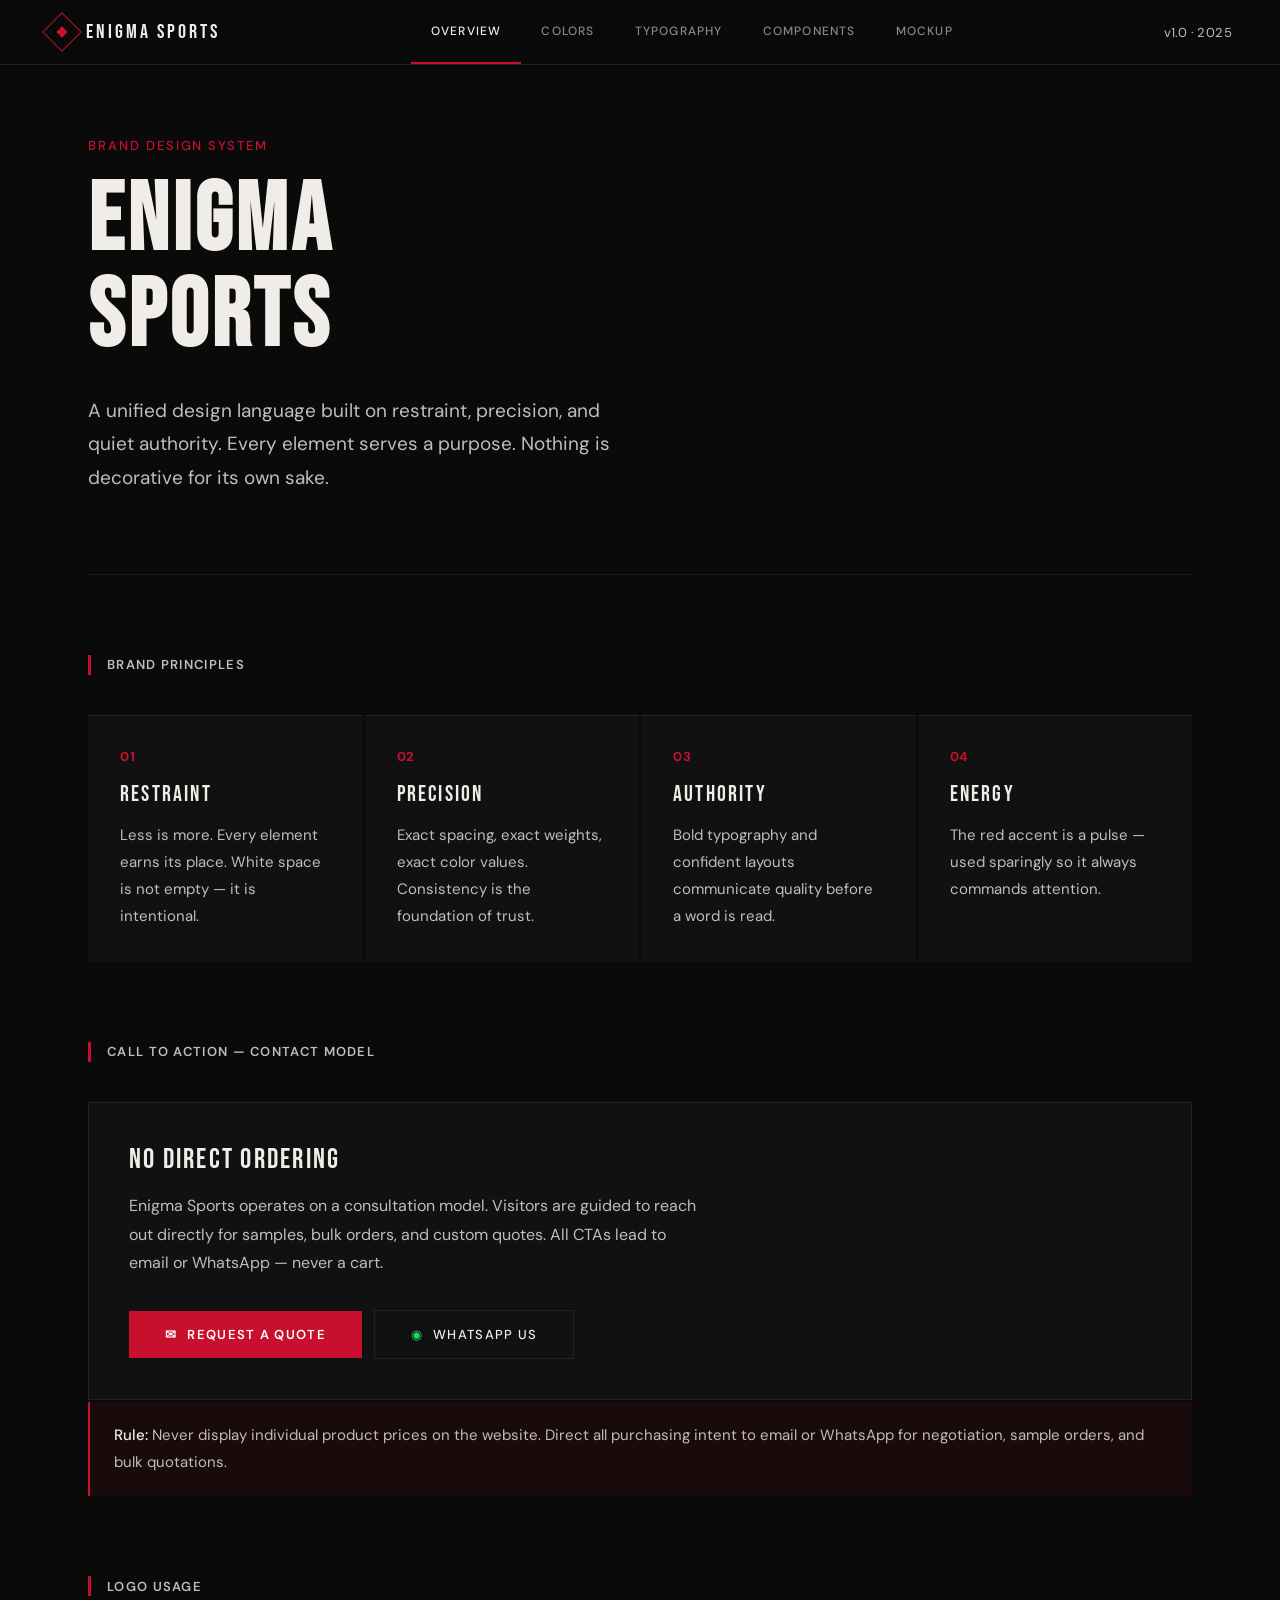
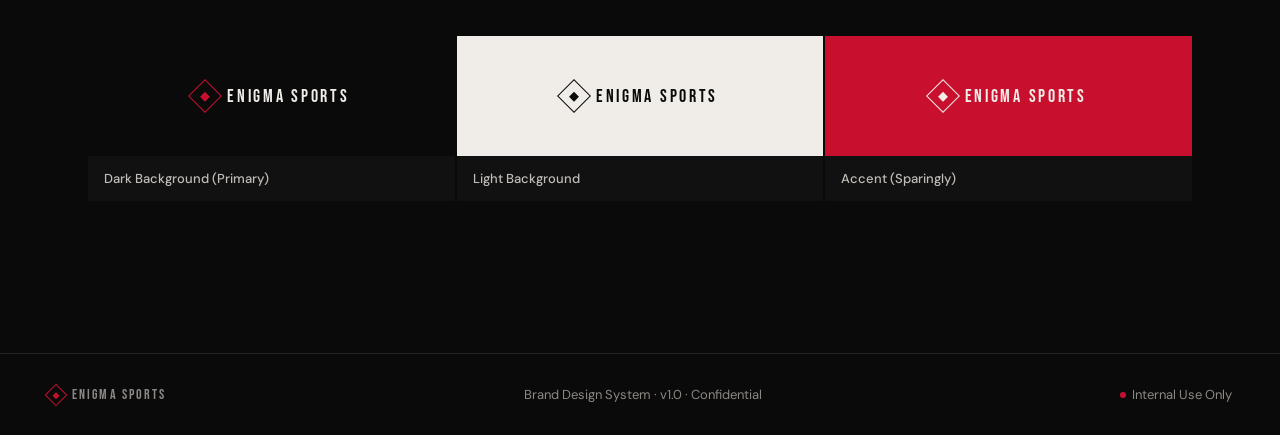
<file: styleguide.html>
<!DOCTYPE html>
<html lang="en">
<head>
  <meta charset="UTF-8" />
  <meta name="viewport" content="width=device-width, initial-scale=1.0" />
  <title>Enigma Sports — Brand Design System</title>
  <meta name="robots" content="noindex, nofollow" />
  <link rel="preconnect" href="https://fonts.googleapis.com" />
  <link rel="preconnect" href="https://fonts.gstatic.com" crossorigin />
  <link href="https://fonts.googleapis.com/css2?family=DM+Sans:wght@300;400;500;600&family=Bebas+Neue&display=swap" rel="stylesheet" />
  <link rel="stylesheet" href="assets/css/styleguide.css" />
</head>
<body>

<!-- HEADER -->
<header>
  <div class="header-inner">
    <div class="logo">
      <div class="logo-diamond"><div class="logo-diamond-inner"></div></div>
      <span class="logo-text">ENIGMA SPORTS</span>
    </div>
    <nav>
      <button class="tab-btn active" data-tab="overview">Overview</button>
      <button class="tab-btn" data-tab="colors">Colors</button>
      <button class="tab-btn" data-tab="typography">Typography</button>
      <button class="tab-btn" data-tab="components">Components</button>
      <button class="tab-btn" data-tab="mockup">Mockup</button>
    </nav>
    <div class="header-version">v1.0 · 2025</div>
  </div>
</header>

<main>

  <!-- ═══════════════════════════════════════ OVERVIEW ═══ -->
  <div class="panel active" id="panel-overview">

    <div class="page-intro">
      <div class="page-tag">Brand Design System</div>
      <h1 class="page-h1">ENIGMA<br>SPORTS</h1>
      <p class="page-lead">A unified design language built on restraint, precision, and quiet authority. Every element serves a purpose. Nothing is decorative for its own sake.</p>
    </div>

    <div class="divider"></div>

    <!-- Brand Principles -->
    <div class="section">
      <div class="section-title-row">
        <div class="section-accent-bar"></div>
        <span class="section-label">Brand Principles</span>
      </div>
      <div class="principle-grid">
        <div class="principle-card">
          <div class="principle-num">01</div>
          <div class="principle-title">RESTRAINT</div>
          <p class="principle-desc">Less is more. Every element earns its place. White space is not empty — it is intentional.</p>
        </div>
        <div class="principle-card">
          <div class="principle-num">02</div>
          <div class="principle-title">PRECISION</div>
          <p class="principle-desc">Exact spacing, exact weights, exact color values. Consistency is the foundation of trust.</p>
        </div>
        <div class="principle-card">
          <div class="principle-num">03</div>
          <div class="principle-title">AUTHORITY</div>
          <p class="principle-desc">Bold typography and confident layouts communicate quality before a word is read.</p>
        </div>
        <div class="principle-card">
          <div class="principle-num">04</div>
          <div class="principle-title">ENERGY</div>
          <p class="principle-desc">The red accent is a pulse — used sparingly so it always commands attention.</p>
        </div>
      </div>
    </div>

    <!-- CTA Model -->
    <div class="section">
      <div class="section-title-row">
        <div class="section-accent-bar"></div>
        <span class="section-label">Call to Action — Contact Model</span>
      </div>
      <div class="cta-box">
        <div class="cta-box-title">NO DIRECT ORDERING</div>
        <p class="cta-box-body">Enigma Sports operates on a consultation model. Visitors are guided to reach out directly for samples, bulk orders, and custom quotes. All CTAs lead to email or WhatsApp — never a cart.</p>
        <div class="cta-row">
          <button class="btn-primary"><span>✉</span> Request a Quote</button>
          <button class="btn-ghost"><span class="whatsapp-dot">◉</span> WhatsApp Us</button>
        </div>
      </div>
      <div class="info-strip">
        <p><strong>Rule:</strong> Never display individual product prices on the website. Direct all purchasing intent to email or WhatsApp for negotiation, sample orders, and bulk quotations.</p>
      </div>
    </div>

    <!-- Logo Usage -->
    <div class="section">
      <div class="section-title-row">
        <div class="section-accent-bar"></div>
        <span class="section-label">Logo Usage</span>
      </div>
      <div class="logo-row">
        <div class="logo-variant">
          <div class="logo-preview" style="background:#0A0A0A;">
            <div class="logo-preview-inner" style="color:#C8102E;">
              <div class="logo-preview-diamond"><div class="logo-preview-dot" style="background:#C8102E;"></div></div>
              <span class="logo-preview-text" style="color:#F0EDE8;">ENIGMA SPORTS</span>
            </div>
          </div>
          <div class="logo-caption">Dark Background (Primary)</div>
        </div>
        <div class="logo-variant">
          <div class="logo-preview" style="background:#F0EDE8;">
            <div class="logo-preview-inner" style="color:#0A0A0A;">
              <div class="logo-preview-diamond" style="border-color:#0A0A0A;"><div class="logo-preview-dot" style="background:#0A0A0A;"></div></div>
              <span class="logo-preview-text" style="color:#0A0A0A;">ENIGMA SPORTS</span>
            </div>
          </div>
          <div class="logo-caption">Light Background</div>
        </div>
        <div class="logo-variant">
          <div class="logo-preview" style="background:#C8102E;">
            <div class="logo-preview-inner" style="color:#F0EDE8;">
              <div class="logo-preview-diamond" style="border-color:#F0EDE8;"><div class="logo-preview-dot" style="background:#F0EDE8;"></div></div>
              <span class="logo-preview-text" style="color:#F0EDE8;">ENIGMA SPORTS</span>
            </div>
          </div>
          <div class="logo-caption">Accent (Sparingly)</div>
        </div>
      </div>
    </div>

  </div><!-- /overview -->


  <!-- ═══════════════════════════════════════ COLORS ═══ -->
  <div class="panel" id="panel-colors">
    <h2 class="section-h2">COLOR SYSTEM</h2>
    <p class="section-intro">Dark foundations with a single, disciplined accent. Red is reserved — it should always feel like a signal.</p>

    <div class="section">
      <div class="section-title-row">
        <div class="section-accent-bar"></div>
        <span class="section-label">Foundation</span>
      </div>
      <div class="swatch-grid">
        <div class="swatch">
          <div class="swatch-color" style="background:#0A0A0A;"></div>
          <div class="swatch-hex">#0A0A0A</div>
          <div class="swatch-name">Void</div>
          <div class="swatch-role">Page Background</div>
        </div>
        <div class="swatch">
          <div class="swatch-color" style="background:#111111;"></div>
          <div class="swatch-hex">#111111</div>
          <div class="swatch-name">Surface</div>
          <div class="swatch-role">Card / Panel BG</div>
        </div>
        <div class="swatch">
          <div class="swatch-color" style="background:#1A1A1A;"></div>
          <div class="swatch-hex">#1A1A1A</div>
          <div class="swatch-name">Elevated</div>
          <div class="swatch-role">Hover / Raised</div>
        </div>
        <div class="swatch">
          <div class="swatch-color" style="background:#222222;"></div>
          <div class="swatch-hex">#222222</div>
          <div class="swatch-name">Border</div>
          <div class="swatch-role">UI Dividers</div>
        </div>
      </div>
    </div>

    <div class="section">
      <div class="section-title-row">
        <div class="section-accent-bar"></div>
        <span class="section-label">Accent — Use Sparingly</span>
      </div>
      <div class="swatch-grid">
        <div class="swatch">
          <div class="swatch-color" style="background:#C8102E;"><div class="swatch-accent-line"></div></div>
          <div class="swatch-hex">#C8102E</div>
          <div class="swatch-name">Enigma Red</div>
          <div class="swatch-role">Primary Accent</div>
        </div>
        <div class="swatch">
          <div class="swatch-color" style="background:#8B0B1F;"><div class="swatch-accent-line"></div></div>
          <div class="swatch-hex">#8B0B1F</div>
          <div class="swatch-name">Deep Red</div>
          <div class="swatch-role">Hover / Active</div>
        </div>
        <div class="swatch">
          <div class="swatch-color" style="background:rgba(200,16,46,0.08); border:1px solid #333;"></div>
          <div class="swatch-hex">rgba(200,16,46,0.08)</div>
          <div class="swatch-name">Red Wash</div>
          <div class="swatch-role">Subtle BG Tint</div>
        </div>
      </div>
      <div class="info-strip" style="margin-top:24px;">
        <p><strong>Usage rule:</strong> Red accent should appear on no more than one element per viewport. Use it for CTAs, active states, or a single highlight. Never use it for decoration alone.</p>
      </div>
    </div>

    <div class="section">
      <div class="section-title-row">
        <div class="section-accent-bar"></div>
        <span class="section-label">Typography Colors</span>
      </div>
      <div class="swatch-grid">
        <div class="swatch">
          <div class="swatch-color" style="background:#F0EDE8;"></div>
          <div class="swatch-hex">#F0EDE8</div>
          <div class="swatch-name">Warm White</div>
          <div class="swatch-role">Primary Text</div>
        </div>
        <div class="swatch">
          <div class="swatch-color" style="background:#8A8480;"></div>
          <div class="swatch-hex">#8A8480</div>
          <div class="swatch-name">Stone</div>
          <div class="swatch-role">Secondary Text</div>
        </div>
        <div class="swatch">
          <div class="swatch-color" style="background:#4A4744;"></div>
          <div class="swatch-hex">#4A4744</div>
          <div class="swatch-name">Ash</div>
          <div class="swatch-role">Muted / Labels</div>
        </div>
      </div>
    </div>
  </div><!-- /colors -->


  <!-- ═══════════════════════════════════════ TYPOGRAPHY ═══ -->
  <div class="panel" id="panel-typography">
    <h2 class="section-h2">TYPOGRAPHY</h2>
    <p class="section-intro">Two typefaces. Bebas Neue for bold display, DM Sans for clean readable body copy throughout.</p>

    <div class="section">
      <div class="section-title-row">
        <div class="section-accent-bar"></div>
        <span class="section-label">Display — Bebas Neue</span>
      </div>
      <div class="type-sample">
        <div class="type-meta">
          <span class="type-label">Display / Hero</span>
          <span class="type-info">Bebas Neue · 400 · 72px</span>
        </div>
        <div style="font-family:var(--font-display);font-size:72px;color:var(--text-primary);line-height:1.1;">PERFORMANCE DEFINED</div>
      </div>
      <div class="type-sample">
        <div class="type-meta">
          <span class="type-label">Section Heading</span>
          <span class="type-info">Bebas Neue · 400 · 48px</span>
        </div>
        <div style="font-family:var(--font-display);font-size:48px;color:var(--text-primary);line-height:1.1;">BUILT TO LAST</div>
      </div>
      <div class="type-sample">
        <div class="type-meta">
          <span class="type-label">Sub-heading</span>
          <span class="type-info">Bebas Neue · 400 · 32px</span>
        </div>
        <div style="font-family:var(--font-display);font-size:32px;color:var(--text-primary);line-height:1.1;">NEW ARRIVALS · SPRING 2025</div>
      </div>
    </div>

    <div class="section">
      <div class="section-title-row">
        <div class="section-accent-bar"></div>
        <span class="section-label">Body — DM Sans</span>
      </div>
      <div class="type-sample">
        <div class="type-meta">
          <span class="type-label">Lead / Intro</span>
          <span class="type-info">DM Sans · 400 · 22px</span>
        </div>
        <div style="font-family:'DM Sans',sans-serif;font-size:22px;font-weight:400;color:var(--text-primary);line-height:1.6;">Crafted for those who refuse to settle. Every stitch, every seam — a statement.</div>
      </div>
      <div class="type-sample">
        <div class="type-meta">
          <span class="type-label">Body Regular</span>
          <span class="type-info">DM Sans · 400 · 17px</span>
        </div>
        <div style="font-family:'DM Sans',sans-serif;font-size:17px;font-weight:400;color:var(--text-primary);line-height:1.8;">Enigma Sports blends technical performance with refined aesthetics. Our garments move with you, not against you — engineered to perform at every level.</div>
      </div>
      <div class="type-sample">
        <div class="type-meta">
          <span class="type-label">Body Emphasis</span>
          <span class="type-info">DM Sans · 600 · 15px</span>
        </div>
        <div style="font-family:'DM Sans',sans-serif;font-size:15px;font-weight:600;color:var(--text-primary);line-height:1.75;">Premium materials. Uncompromising fit. Built for the athlete in every season.</div>
      </div>
    </div>

    <div class="section">
      <div class="section-title-row">
        <div class="section-accent-bar"></div>
        <span class="section-label">UI Label — DM Sans</span>
      </div>
      <div class="type-sample">
        <div class="type-meta">
          <span class="type-label">Label / Tag / Caption</span>
          <span class="type-info">DM Sans · 500 · 13px</span>
        </div>
        <div style="font-family:'DM Sans',sans-serif;font-size:13px;font-weight:500;letter-spacing:0.1em;text-transform:uppercase;color:var(--text-primary);line-height:1.5;">PRODUCT CODE: ES-2025-004 · SIZE: M · COLORWAY: ONYX</div>
      </div>
    </div>

    <div class="section">
      <div class="section-title-row">
        <div class="section-accent-bar"></div>
        <span class="section-label">Scale Reference</span>
      </div>
      <div class="scale-table">
        <div class="scale-row">
          <span class="scale-name">Hero</span>
          <span style="font-family:var(--font-display);font-size:96px;color:var(--text-primary);line-height:1;">Aa</span>
          <span class="scale-size">96px</span>
        </div>
        <div class="scale-row">
          <span class="scale-name">H1</span>
          <span style="font-family:var(--font-display);font-size:64px;color:var(--text-primary);line-height:1;">Aa</span>
          <span class="scale-size">64px</span>
        </div>
        <div class="scale-row">
          <span class="scale-name">H2</span>
          <span style="font-family:var(--font-display);font-size:40px;color:var(--text-primary);line-height:1;">Aa</span>
          <span class="scale-size">40px</span>
        </div>
        <div class="scale-row">
          <span class="scale-name">H3</span>
          <span style="font-family:var(--font-display);font-size:28px;color:var(--text-primary);line-height:1;">Aa</span>
          <span class="scale-size">28px</span>
        </div>
        <div class="scale-row">
          <span class="scale-name">Lead</span>
          <span style="font-family:'DM Sans',sans-serif;font-size:22px;font-weight:400;color:var(--text-primary);line-height:1;">Aa</span>
          <span class="scale-size">22px</span>
        </div>
        <div class="scale-row">
          <span class="scale-name">Body</span>
          <span style="font-family:'DM Sans',sans-serif;font-size:17px;font-weight:400;color:var(--text-primary);line-height:1;">Aa</span>
          <span class="scale-size">17px</span>
        </div>
        <div class="scale-row">
          <span class="scale-name">Label</span>
          <span style="font-family:'DM Sans',sans-serif;font-size:13px;font-weight:500;color:var(--text-primary);line-height:1;">Aa</span>
          <span class="scale-size">13px</span>
        </div>
      </div>
    </div>
  </div><!-- /typography -->


  <!-- ═══════════════════════════════════════ COMPONENTS ═══ -->
  <div class="panel" id="panel-components">
    <h2 class="section-h2">UI COMPONENTS</h2>
    <p class="section-intro">Precise, functional, minimal. Each component stripped to its essential form.</p>

    <div class="section">
      <div class="section-title-row">
        <div class="section-accent-bar"></div>
        <span class="section-label">Primary CTAs — Contact Only</span>
      </div>
      <div class="comp-box">
        <p class="comp-box-body">All purchase intent is directed to direct contact. The two primary CTA variants below are the <em>only</em> conversion actions used sitewide.</p>
        <div class="cta-row">
          <button class="btn-primary"><span>✉</span> Request a Quote</button>
          <button class="btn-ghost"><span class="whatsapp-dot">◉</span> WhatsApp Us</button>
          <button class="btn-text-link">Order Samples <span class="accent-arrow">→</span></button>
        </div>
      </div>
      <div class="info-strip">
        <p><strong>Never use:</strong> "Add to Cart", "Buy Now", "Checkout", or any price display. All product pages end with an enquiry CTA.</p>
      </div>
    </div>

    <div class="section">
      <div class="section-title-row">
        <div class="section-accent-bar"></div>
        <span class="section-label">Product Card — No Price</span>
      </div>
      <div class="product-grid">
        <div class="product-card">
          <div class="product-image">
            <span class="product-placeholder">[ PRODUCT IMAGE ]</span>
            <div class="product-badge">NEW</div>
          </div>
          <div class="product-info">
            <div class="product-name">PERFORMANCE TEE</div>
            <div class="product-colors">ONYX · OBSIDIAN · SLATE</div>
            <div class="product-enquire">Enquire for pricing <span class="accent-arrow">→</span></div>
          </div>
        </div>
        <div class="product-card">
          <div class="product-image">
            <span class="product-placeholder">[ PRODUCT IMAGE ]</span>
            <div class="product-badge">NEW</div>
          </div>
          <div class="product-info">
            <div class="product-name">TRACK JACKET</div>
            <div class="product-colors">ONYX · OBSIDIAN · SLATE</div>
            <div class="product-enquire">Enquire for pricing <span class="accent-arrow">→</span></div>
          </div>
        </div>
      </div>
    </div>

    <div class="section">
      <div class="section-title-row">
        <div class="section-accent-bar"></div>
        <span class="section-label">Form Elements</span>
      </div>
      <div class="ui-card-row">
        <div class="ui-card">
          <div class="ui-card-title">Enquiry / Contact Input</div>
          <input class="enquiry-input" type="text" placeholder="Your email or WhatsApp number..." />
          <div class="input-hint">Focus state uses accent red border</div>
        </div>
        <div class="ui-card">
          <div class="ui-card-title">Tag / Badge</div>
          <div class="tag-row">
            <span class="tag">Bulk Orders</span>
            <span class="tag">Custom Samples</span>
            <span class="tag accent">B2B</span>
            <span class="tag">MOQ Available</span>
          </div>
        </div>
      </div>
    </div>

    <div class="section">
      <div class="section-title-row">
        <div class="section-accent-bar"></div>
        <span class="section-label">Navigation Bar</span>
      </div>
      <div class="navbar-demo">
        <div class="navbar-logo">
          <div class="navbar-diamond"><div class="navbar-diamond-dot"></div></div>
          <span class="navbar-brand">ENIGMA SPORTS</span>
        </div>
        <div class="navbar-links">
          <a class="navbar-link active">Men</a>
          <a class="navbar-link">Women</a>
          <a class="navbar-link">Sport</a>
          <a class="navbar-link">About</a>
        </div>
        <div class="navbar-actions">
          <span class="navbar-contact">✉ Contact</span>
          <button class="navbar-cta">Get a Quote</button>
        </div>
      </div>
    </div>
  </div><!-- /components -->


  <!-- ═══════════════════════════════════════ MOCKUP ═══ -->
  <div class="panel" id="panel-mockup">
    <h2 class="section-h2">CLOTHING MOCKUP STYLE</h2>
    <p class="section-intro">Clean studio presentation. Every garment photographed to the same standard.</p>

    <div class="section">
      <div class="section-title-row">
        <div class="section-accent-bar"></div>
        <span class="section-label">Photography Standards</span>
      </div>
      <div class="standards-grid">
        <div class="standard-card">
          <div class="standard-title">BACKGROUND</div>
          <p class="standard-desc">Pure white (#FFFFFF) or off-white (#F8F6F3). No gradients, no shadows on backdrop.</p>
        </div>
        <div class="standard-card">
          <div class="standard-title">LIGHTING</div>
          <p class="standard-desc">Soft, even diffused lighting. No harsh shadows. Subtle shadow beneath garment for depth only.</p>
        </div>
        <div class="standard-card">
          <div class="standard-title">SHOT ANGLES</div>
          <p class="standard-desc">Front flat-lay, front ghost mannequin, and back ghost mannequin for every SKU.</p>
        </div>
        <div class="standard-card">
          <div class="standard-title">COMPOSITION</div>
          <p class="standard-desc">Centered. 10% padding on all sides minimum. No cropping of garment edges.</p>
        </div>
        <div class="standard-card">
          <div class="standard-title">COLOR ACCURACY</div>
          <p class="standard-desc">Calibrated to sRGB. All colorways shot under identical conditions. No retouching of color.</p>
        </div>
        <div class="standard-card">
          <div class="standard-title">RESOLUTION</div>
          <p class="standard-desc">Minimum 2000×2500px. Exported as sRGB JPEG 90% or WebP for web, PNG for print.</p>
        </div>
      </div>
    </div>

    <div class="section">
      <div class="section-title-row">
        <div class="section-accent-bar"></div>
        <span class="section-label">Mockup Frame Example</span>
      </div>
      <div class="mockup-frames">
        <div class="mockup-frame">
          <div class="mockup-preview">
            <div class="mockup-outline"><span class="mockup-outline-label">garment</span></div>
          </div>
          <div class="mockup-caption">
            <span class="mockup-caption-label">FRONT</span>
            <span class="mockup-caption-primary">PRIMARY</span>
          </div>
        </div>
        <div class="mockup-frame">
          <div class="mockup-preview">
            <div class="mockup-outline" style="border-color:#DDD;"><span class="mockup-outline-label">garment</span></div>
          </div>
          <div class="mockup-caption">
            <span class="mockup-caption-label">BACK</span>
          </div>
        </div>
        <div class="mockup-frame">
          <div class="mockup-preview">
            <div class="mockup-outline" style="border-color:#DDD;"><span class="mockup-outline-label">garment</span></div>
            <div class="mockup-zoom"><span class="mockup-zoom-label">zoom</span></div>
          </div>
          <div class="mockup-caption">
            <span class="mockup-caption-label">DETAIL</span>
          </div>
        </div>
      </div>
    </div>

    <div class="section">
      <div class="section-title-row">
        <div class="section-accent-bar"></div>
        <span class="section-label">Branding on Product</span>
      </div>
      <div class="branding-grid">
        <div>
          <div class="branding-rule-label">Logo Placement</div>
          <p class="branding-rule-desc">Left chest or center nape. Never centered on front unless the design calls for it explicitly.</p>
        </div>
        <div>
          <div class="branding-rule-label">Label Color</div>
          <p class="branding-rule-desc">Woven label in black fabric, white text. Accent label variant uses a single red thread line only.</p>
        </div>
        <div>
          <div class="branding-rule-label">Tag Design</div>
          <p class="branding-rule-desc">Hang tag in black matte cardstock. Logotype in white Bebas Neue. SKU in Courier. Red cord only.</p>
        </div>
        <div>
          <div class="branding-rule-label">Embroidery</div>
          <p class="branding-rule-desc">Diamond logomark at 18px equivalent on physical scale. Never printed — always embroidered or woven.</p>
        </div>
      </div>
    </div>
  </div><!-- /mockup -->

</main>

<!-- FOOTER -->
<footer>
  <div class="footer-logo">
    <div class="footer-diamond"><div class="footer-diamond-dot"></div></div>
    <span class="footer-brand">ENIGMA SPORTS</span>
  </div>
  <span class="footer-copy">Brand Design System · v1.0 · Confidential</span>
  <div class="footer-badge">
    <div class="footer-dot"></div>
    <span class="footer-internal">Internal Use Only</span>
  </div>
</footer>

<script src="assets/js/styleguide.js"></script>
</body>
</html>
</file>
<file: assets/css/style.css>
/* ==========================================================================
   ENIGMA SPORTS — Redesign 2026
   Dark, playful, sporty. Anton + Space Grotesk + Instrument Serif.
   ========================================================================== */

:root {
  /* Color */
  --bg: #0A0A0B;
  --bg-2: #0E0E10;
  --surface: #131316;
  --elevated: #1A1A1E;
  --line: #232328;
  --red: #E8112D;
  --red-bright: #FF3148;
  --red-dim: rgba(232, 17, 45, 0.12);
  --volt: #D9FF3F;
  --volt-dim: rgba(217, 255, 63, 0.07);
  --text: #F4F1EC;
  --text-2: #A8A49E;
  --muted: #807C76;

  /* Type */
  --font-display: "Anton", Impact, sans-serif;
  --font-body: "Space Grotesk", system-ui, sans-serif;
  --font-fancy: "Instrument Serif", Georgia, serif;

  /* Motion */
  --ease-out: cubic-bezier(0.16, 1, 0.3, 1);
  --ease-snap: cubic-bezier(0.65, 0, 0.35, 1);

  /* Layout */
  --container: 1280px;
  --gutter: clamp(20px, 4vw, 56px);
}

/* ---------- Reset ---------- */
*, *::before, *::after { box-sizing: border-box; margin: 0; padding: 0; }

html {
  scroll-behavior: smooth;
  scroll-padding-top: 96px;
}

body {
  background: var(--bg);
  color: var(--text);
  font-family: var(--font-body);
  font-size: 16px;
  line-height: 1.65;
  -webkit-font-smoothing: antialiased;
  overflow-x: hidden;
}

img, svg { display: block; }
a { color: inherit; text-decoration: none; }
button { font: inherit; color: inherit; background: none; border: none; cursor: pointer; }
ul, ol { list-style: none; }

::selection { background: var(--red); color: #fff; }

/* Scrollbar */
::-webkit-scrollbar { width: 10px; }
::-webkit-scrollbar-track { background: var(--bg); }
::-webkit-scrollbar-thumb { background: #2A2A2F; border-radius: 6px; }
::-webkit-scrollbar-thumb:hover { background: var(--red); }

/* Film grain overlay */
body::after {
  content: "";
  position: fixed;
  inset: 0;
  z-index: 9000;
  pointer-events: none;
  opacity: 0.05;
  background-image: url("data:image/svg+xml,%3Csvg xmlns='http://www.w3.org/2000/svg' width='180' height='180'%3E%3Cfilter id='n'%3E%3CfeTurbulence type='fractalNoise' baseFrequency='0.85' numOctaves='2'/%3E%3C/filter%3E%3Crect width='100%25' height='100%25' filter='url(%23n)'/%3E%3C/svg%3E");
}

/* Shared serif accent (marquee / footer only — not used in headings) */
.fancy {
  font-family: var(--font-fancy);
  font-style: italic;
  font-weight: 400;
  text-transform: lowercase;
  letter-spacing: 0;
}

/* Heading outline style: solid white + outlined words only.
   Color in headings comes from the outline, never the fill. */
.hero-title .stroke,
.section-title .stroke {
  color: transparent;
  -webkit-text-stroke: 1.5px var(--text);
}
.hero-title .stroke { -webkit-text-stroke-width: 2px; }
.hero-title .stroke--red,
.section-title .stroke--red { -webkit-text-stroke-color: var(--red-bright); }
.hero-title .stroke--volt,
.section-title .stroke--volt { -webkit-text-stroke-color: var(--volt); }

/* ---------- Preloader ---------- */
.loader {
  position: fixed;
  inset: 0;
  z-index: 10000;
  background: var(--bg);
  display: flex;
  align-items: center;
  justify-content: center;
  transition: transform 0.8s var(--ease-snap) 0.15s;
}
body.is-loaded .loader { transform: translateY(-101%); }

.loader-mark {
  display: flex;
  gap: 0.35em;
  font-family: var(--font-display);
  font-size: clamp(40px, 8vw, 96px);
  letter-spacing: 0.02em;
  line-height: 1;
}
.loader-word { display: block; overflow: hidden; }
.loader-word span {
  display: block;
  transform: translateY(110%);
  animation: loader-up 0.7s var(--ease-out) forwards;
}
.loader-word--red span { color: var(--red); animation-delay: 0.12s; }
.loader-word sup { font-size: 0.25em; vertical-align: super; }
@keyframes loader-up { to { transform: translateY(0); } }

/* ---------- Custom cursor ---------- */
.cursor-dot, .cursor-ring {
  position: fixed;
  top: 0; left: 0;
  z-index: 9999;
  pointer-events: none;
  border-radius: 50%;
  opacity: 0;
}
.cursor-dot {
  width: 8px; height: 8px;
  background: var(--red-bright);
  transform: translate(-50%, -50%);
}
.cursor-ring {
  width: 38px; height: 38px;
  border: 1.5px solid rgba(244, 241, 236, 0.35);
  transform: translate(-50%, -50%);
  transition: width 0.3s var(--ease-out), height 0.3s var(--ease-out),
              border-color 0.3s, background-color 0.3s;
}
body.cursor-on .cursor-dot, body.cursor-on .cursor-ring { opacity: 1; }
body.cursor-hover .cursor-ring {
  width: 64px; height: 64px;
  border-color: var(--red-bright);
  background: rgba(232, 17, 45, 0.08);
}
@media (pointer: coarse) {
  .cursor-dot, .cursor-ring { display: none; }
}

/* ---------- Buttons ---------- */
.btn {
  display: inline-flex;
  align-items: center;
  gap: 10px;
  padding: 16px 30px;
  font-weight: 600;
  font-size: 15px;
  letter-spacing: 0.02em;
  border-radius: 999px;
  cursor: pointer;
  position: relative;
  overflow: hidden;
  transition: color 0.25s var(--ease-out), background-color 0.25s var(--ease-out),
              border-color 0.25s var(--ease-out);
}
.btn svg { width: 18px; height: 18px; flex: none; transition: transform 0.3s var(--ease-out); }
.btn:hover svg { transform: rotate(45deg); }

.btn--red { background: var(--red); color: #fff; }
.btn--red::before {
  content: "";
  position: absolute;
  inset: 0;
  background: var(--red-bright);
  border-radius: inherit;
  transform: scaleX(0);
  transform-origin: left;
  transition: transform 0.4s var(--ease-out);
  z-index: 0;
}
.btn--red:hover::before { transform: scaleX(1); }
.btn--red > * { position: relative; z-index: 1; }

.btn--ghost {
  border: 1.5px solid var(--line);
  color: var(--text);
  background: transparent;
}
.btn--ghost:hover { border-color: var(--text); }

.btn--small { padding: 11px 22px; font-size: 13.5px; }

.btn:focus-visible,
a:focus-visible,
button:focus-visible {
  outline: 2px solid var(--red-bright);
  outline-offset: 3px;
  border-radius: 4px;
}

/* ---------- Nav ---------- */
.nav {
  position: fixed;
  top: 0; left: 0; right: 0;
  z-index: 900;
  padding: 18px 0;
  transition: padding 0.35s var(--ease-out), background-color 0.35s, border-color 0.35s;
  border-bottom: 1px solid transparent;
}
.nav.is-scrolled {
  padding: 10px 0;
  background: rgba(10, 10, 11, 0.82);
  backdrop-filter: blur(16px);
  -webkit-backdrop-filter: blur(16px);
  border-bottom-color: var(--line);
}
.nav-inner {
  max-width: var(--container);
  margin: 0 auto;
  padding: 0 var(--gutter);
  display: flex;
  align-items: center;
  justify-content: space-between;
  gap: 24px;
}
.nav-logo {
  display: flex;
  align-items: center;
  gap: 10px;
  font-family: var(--font-display);
  font-size: 20px;
  letter-spacing: 0.05em;
}
.nav-logo em { font-style: normal; color: var(--red-bright); }
.nav-logo-mark { width: 22px; height: 22px; color: var(--red); transition: transform 0.5s var(--ease-out); }
.nav-logo:hover .nav-logo-mark { transform: rotate(180deg); }

.nav-links { display: flex; gap: 6px; }
.nav-link {
  position: relative;
  padding: 8px 14px;
  font-size: 14px;
  font-weight: 500;
  color: var(--text-2);
  transition: color 0.25s;
}
.nav-link::after {
  content: "";
  position: absolute;
  left: 14px; right: 14px; bottom: 2px;
  height: 2px;
  background: var(--red-bright);
  transform: scaleX(0);
  transform-origin: left;
  transition: transform 0.3s var(--ease-out);
}
.nav-link:hover, .nav-link.active { color: var(--text); }
.nav-link:hover::after, .nav-link.active::after { transform: scaleX(1); }

.nav-actions { display: flex; align-items: center; gap: 14px; }

.nav-burger {
  display: none;
  flex-direction: column;
  justify-content: center;
  gap: 7px;
  width: 44px; height: 44px;
  align-items: center;
}
.nav-burger span {
  display: block;
  width: 26px; height: 2px;
  background: var(--text);
  transition: transform 0.35s var(--ease-out), opacity 0.2s;
}
body.menu-open .nav-burger span:first-child { transform: translateY(4.5px) rotate(45deg); }
body.menu-open .nav-burger span:last-child { transform: translateY(-4.5px) rotate(-45deg); }

/* ---------- Mobile menu ---------- */
.menu-overlay {
  position: fixed;
  inset: 0;
  z-index: 800;
  background: var(--bg-2);
  display: flex;
  flex-direction: column;
  justify-content: center;
  padding: 0 var(--gutter);
  clip-path: inset(0 0 100% 0);
  visibility: hidden;
  transition: clip-path 0.6s var(--ease-snap), visibility 0s 0.6s;
}
body.menu-open .menu-overlay {
  clip-path: inset(0 0 0% 0);
  visibility: visible;
  transition: clip-path 0.6s var(--ease-snap);
}
.menu-links a {
  display: flex;
  align-items: baseline;
  gap: 18px;
  font-family: var(--font-display);
  font-size: clamp(40px, 10vw, 72px);
  line-height: 1.15;
  text-transform: uppercase;
  color: var(--text);
  transform: translateY(30px);
  opacity: 0;
  transition: transform 0.5s var(--ease-out), opacity 0.5s, color 0.25s;
}
.menu-links a i {
  font-style: normal;
  font-family: var(--font-body);
  font-size: 13px;
  color: var(--volt);
}
.menu-links a:hover { color: var(--red-bright); }
body.menu-open .menu-links a { transform: translateY(0); opacity: 1; }
body.menu-open .menu-links a:nth-child(1) { transition-delay: 0.15s; }
body.menu-open .menu-links a:nth-child(2) { transition-delay: 0.21s; }
body.menu-open .menu-links a:nth-child(3) { transition-delay: 0.27s; }
body.menu-open .menu-links a:nth-child(4) { transition-delay: 0.33s; }
body.menu-open .menu-links a:nth-child(5) { transition-delay: 0.39s; }
.menu-meta {
  margin-top: 48px;
  display: flex;
  flex-direction: column;
  gap: 8px;
  opacity: 0;
  transition: opacity 0.5s 0.45s;
}
body.menu-open .menu-meta { opacity: 1; }
.menu-meta a { color: var(--text-2); font-size: 15px; }
.menu-meta a:hover { color: var(--red-bright); }

/* ---------- Hero ---------- */
.hero {
  position: relative;
  min-height: 100svh;
  display: flex;
  align-items: center;
  padding: 140px 0 80px;
  overflow: hidden;
}
.hero-bg { position: absolute; inset: 0; z-index: -1; }
.hero-watermark {
  position: absolute;
  top: 50%; left: 50%;
  transform: translate(-50%, -50%);
  font-family: var(--font-display);
  font-size: 38vw;
  line-height: 1;
  color: transparent;
  -webkit-text-stroke: 1px rgba(244, 241, 236, 0.05);
  user-select: none;
  white-space: nowrap;
}
.hero-grid {
  position: absolute;
  inset: 0;
  background-image:
    linear-gradient(rgba(244, 241, 236, 0.025) 1px, transparent 1px),
    linear-gradient(90deg, rgba(244, 241, 236, 0.025) 1px, transparent 1px);
  background-size: 72px 72px;
  mask-image: radial-gradient(ellipse 90% 70% at 50% 40%, #000 30%, transparent 75%);
  -webkit-mask-image: radial-gradient(ellipse 90% 70% at 50% 40%, #000 30%, transparent 75%);
}
.hero-glow {
  position: absolute;
  top: -25%; right: -15%;
  width: 60vw; height: 60vw;
  background: radial-gradient(circle, rgba(232, 17, 45, 0.14) 0%, transparent 60%);
  filter: blur(40px);
}

.hero-inner {
  max-width: var(--container);
  margin: 0 auto;
  padding: 0 var(--gutter);
  width: 100%;
}

.hero-eyebrow {
  font-size: 13px;
  font-weight: 600;
  letter-spacing: 0.22em;
  text-transform: uppercase;
  color: var(--text-2);
  margin-bottom: 28px;
}
.hero-eyebrow b {
  display: inline-block;
  width: 36px; height: 2px;
  background: var(--volt);
  vertical-align: middle;
  margin-right: 14px;
}

.hero-title {
  font-family: var(--font-display);
  font-weight: 400;
  font-size: clamp(54px, 10vw, 148px);
  line-height: 0.95;
  text-transform: uppercase;
  letter-spacing: 0.01em;
  margin-bottom: clamp(32px, 4vw, 52px);
}
.hero-dot { font-style: normal; color: var(--red-bright); }

.hero-row {
  display: flex;
  align-items: flex-end;
  justify-content: space-between;
  gap: 40px;
  flex-wrap: wrap;
  margin-bottom: clamp(48px, 6vw, 80px);
}
.hero-copy {
  max-width: 520px;
  color: var(--text-2);
  font-size: 17px;
}
/* Note: .hero-inner prefix beats the generic `.reveal-line > span`
   display:block rule (equal class count otherwise, and that rule is later) */
.hero-inner .hero-ctas > span { display: flex; gap: 14px; flex-wrap: wrap; }

.hero-inner .hero-stats > span {
  display: flex;
  align-items: center;
  gap: clamp(24px, 4vw, 56px);
  border-top: 1px solid var(--line);
  padding-top: 28px;
}
.hero-stat { flex: 1; }
.hero-stat + .hero-stat {
  border-left: 1px solid var(--line);
  padding-left: clamp(24px, 4vw, 56px);
}
.hero-stat strong {
  display: block;
  font-family: var(--font-display);
  font-weight: 400;
  font-size: clamp(34px, 4.5vw, 60px);
  line-height: 1;
  color: var(--text);
}
.hero-stat strong i {
  font-style: normal;
  color: var(--volt);
}
.hero-stat small {
  display: block;
  margin-top: 10px;
  font-size: 12.5px;
  font-weight: 500;
  letter-spacing: 0.14em;
  text-transform: uppercase;
  color: var(--muted);
}

/* Rotating badge (sits at the right end of the stats row) */
.hero-badge {
  position: relative;
  width: 128px; height: 128px;
  flex: none;
  margin-left: auto;
  display: grid;
  place-items: center;
  cursor: pointer;
}
.hero-badge-spin {
  position: absolute;
  inset: 0;
  animation: spin 18s linear infinite;
}
.hero-badge-spin text {
  font-family: var(--font-body);
  font-size: 10.5px;
  font-weight: 600;
  letter-spacing: 0.22em;
  fill: var(--text-2);
}
.hero-badge-arrow {
  width: 26px; height: 26px;
  color: var(--volt);
  transition: transform 0.3s var(--ease-out);
}
.hero-badge:hover .hero-badge-arrow { transform: translateY(5px); }
@keyframes spin { to { transform: rotate(360deg); } }

/* Reveal-on-load lines (hero). The padding/negative-margin pair gives
   italic descenders room to paint past the overflow clip without
   changing the layout. */
.reveal-line {
  display: block;
  overflow: hidden;
  padding-bottom: 0.14em;
  margin-bottom: -0.14em;
}
.reveal-line > span, .reveal-line > b {
  display: block;
  transform: translateY(130%);
  transition: transform 1s var(--ease-out);
}
body.is-loaded .reveal-line > span { transform: translateY(0); }
body.is-loaded .hero-eyebrow.reveal-line > span { transition-delay: 0.55s; }
body.is-loaded .hero-title .reveal-line:nth-child(1) > span { transition-delay: 0.65s; }
body.is-loaded .hero-title .reveal-line:nth-child(2) > span { transition-delay: 0.75s; }
body.is-loaded .hero-copy.reveal-line > span { transition-delay: 0.9s; }
body.is-loaded .hero-ctas.reveal-line > span { transition-delay: 1s; }
body.is-loaded .hero-stats.reveal-line > span { transition-delay: 1.1s; }

/* ---------- Marquee ---------- */
.marquee {
  overflow: hidden;
  padding: 22px 0;
  background: var(--bg-2);
}
.marquee--border { border-top: 1px solid var(--line); border-bottom: 1px solid var(--line); }
.marquee--big { padding: 34px 0; background: var(--bg); border-top: 1px solid var(--line); border-bottom: 1px solid var(--line); }

.marquee-track {
  display: flex;
  width: max-content;
  animation: marquee 28s linear infinite;
}
.marquee-track--reverse { animation: marquee-rev 32s linear infinite; }
.marquee:hover .marquee-track, .cta-band:hover .marquee-track { animation-play-state: paused; }

.marquee-group {
  display: flex;
  align-items: center;
  gap: 36px;
  padding-right: 36px;
  flex: none;
}
.marquee-group span {
  font-family: var(--font-display);
  font-size: clamp(22px, 3vw, 38px);
  text-transform: uppercase;
  letter-spacing: 0.04em;
  color: var(--text);
  white-space: nowrap;
}
.marquee-group span.outline {
  color: transparent;
  -webkit-text-stroke: 1px rgba(244, 241, 236, 0.7);
}
.marquee--big .marquee-group span { font-size: clamp(32px, 5vw, 64px); }
.marquee--big .marquee-group i { color: var(--volt); }
.marquee-group i {
  font-style: normal;
  color: var(--red);
  font-size: 18px;
}

@keyframes marquee { to { transform: translateX(-50%); } }
@keyframes marquee-rev { from { transform: translateX(-50%); } to { transform: translateX(0); } }

/* ---------- Sections (shared) ---------- */
.section { padding: clamp(90px, 11vw, 160px) 0; position: relative; }
.container {
  max-width: var(--container);
  margin: 0 auto;
  padding: 0 var(--gutter);
}
.container--narrow { max-width: 880px; }

.section-head { margin-bottom: clamp(48px, 6vw, 80px); }
.section-head--center { text-align: center; }
.section-head--center .section-tag { justify-content: center; }
.section-head--center .section-note { margin-inline: auto; }
.section-head--split {
  display: flex;
  align-items: flex-end;
  justify-content: space-between;
  gap: 40px;
  flex-wrap: wrap;
}

.section-tag {
  display: flex;
  align-items: center;
  gap: 12px;
  font-size: 12.5px;
  font-weight: 600;
  letter-spacing: 0.22em;
  text-transform: uppercase;
  color: var(--text-2);
  margin-bottom: 22px;
}
.section-tag b {
  font-weight: 600;
  color: var(--volt);
  font-size: 11px;
  border: 1px solid rgba(217, 255, 63, 0.45);
  border-radius: 999px;
  padding: 3px 9px;
}

.section-title {
  font-family: var(--font-display);
  font-weight: 400;
  font-size: clamp(40px, 6.5vw, 88px);
  line-height: 1.02;
  text-transform: uppercase;
  letter-spacing: 0.01em;
}

.section-note {
  max-width: 420px;
  color: var(--text-2);
  font-size: 15.5px;
  margin-top: 20px;
}

/* Scroll reveal */
.reveal {
  opacity: 0;
  transform: translateY(44px);
  transition: opacity 0.9s var(--ease-out), transform 0.9s var(--ease-out);
  transition-delay: var(--d, 0s);
}
.reveal.in-view { opacity: 1; transform: translateY(0); }

/* Chips */
.chip {
  display: inline-block;
  padding: 8px 16px;
  font-size: 13px;
  font-weight: 500;
  border: 1px solid var(--line);
  border-radius: 999px;
  color: var(--text-2);
  transition: border-color 0.25s, color 0.25s;
}
.chip:hover { border-color: var(--text-2); color: var(--text); }
.chip--volt { border-color: rgba(217, 255, 63, 0.45); color: var(--volt); }

/* ---------- Image frames (placeholder mockups — swap the files in
   assets/img/ for real photos, same filenames) ---------- */
.img-frame {
  margin: 0;
  border: 1px solid var(--line);
  border-radius: 18px;
  overflow: hidden;
  background: var(--surface);
}
.img-frame img {
  width: 100%;
  height: 100%;
  object-fit: cover;
  transition: transform 0.6s var(--ease-out);
}
.img-frame:hover img { transform: scale(1.04); }

/* ---------- About ---------- */
.about-grid {
  display: grid;
  grid-template-columns: 0.9fr 1.1fr;
  gap: clamp(40px, 5vw, 80px);
  align-items: start;
}
.about-visual {
  display: flex;
  flex-direction: column;
  gap: 18px;
  position: sticky;
  top: 110px;
}
.about-img-main { aspect-ratio: 4 / 3; }
.about-img-row {
  display: grid;
  grid-template-columns: 1fr 1fr;
  gap: 18px;
}
.about-img-row .img-frame { aspect-ratio: 1; }
.about-lead p {
  font-size: clamp(18px, 1.6vw, 21px);
  line-height: 1.7;
  color: var(--text-2);
}
.about-lead p::first-letter { color: var(--volt); }
.about-badges {
  display: flex;
  flex-wrap: wrap;
  gap: 10px;
  margin-top: 30px;
}

.about-points { display: flex; flex-direction: column; margin-top: 44px; }
.about-point {
  display: flex;
  gap: 28px;
  padding: 30px 0;
  border-top: 1px solid var(--line);
  transition: padding-left 0.35s var(--ease-out);
}
.about-point:last-child { border-bottom: 1px solid var(--line); }
.about-point:hover { padding-left: 14px; }
.about-num {
  font-family: var(--font-display);
  font-size: 26px;
  color: transparent;
  -webkit-text-stroke: 1px var(--volt);
  flex: none;
  line-height: 1.3;
}
.about-point h3 {
  font-size: 18px;
  font-weight: 600;
  margin-bottom: 8px;
}
.about-point p { font-size: 15px; color: var(--text-2); }

/* Trust strip */
.trust-strip {
  margin-top: clamp(56px, 7vw, 96px);
  display: grid;
  grid-template-columns: repeat(5, 1fr);
  border: 1px solid var(--line);
  border-radius: 18px;
  overflow: hidden;
  background: var(--surface);
}
.trust-item {
  display: flex;
  align-items: center;
  gap: 14px;
  padding: 24px 22px;
  border-right: 1px solid var(--line);
  transition: background-color 0.3s;
}
.trust-item:last-child { border-right: none; }
.trust-item:hover { background: var(--elevated); }
.trust-item svg { width: 26px; height: 26px; color: var(--volt); flex: none; }
.trust-item strong { display: block; font-size: 14.5px; font-weight: 600; }
.trust-item small { display: block; font-size: 12.5px; color: var(--muted); margin-top: 2px; }

/* ---------- Products ---------- */
.products { background: var(--bg-2); }

.product-list { border-top: 1px solid var(--line); }
.product-row {
  position: relative;
  display: grid;
  grid-template-columns: 56px 92px 1.4fr 1fr auto;
  align-items: center;
  gap: clamp(16px, 3vw, 40px);
  padding: clamp(22px, 3vw, 32px) clamp(8px, 1.5vw, 20px);
  border-bottom: 1px solid var(--line);
  cursor: pointer;
  transition: background-color 0.3s;
}
.product-row:hover { background: rgba(232, 17, 45, 0.04); }

.product-thumb {
  display: block;
  width: 92px;
  aspect-ratio: 4 / 5;
  border: 1px solid var(--line);
  border-radius: 14px;
  overflow: hidden;
  background: var(--surface);
}
.product-thumb img {
  width: 100%;
  height: 100%;
  object-fit: cover;
  transition: transform 0.5s var(--ease-out);
}
.product-row:hover .product-thumb img { transform: scale(1.08); }

.product-index {
  font-family: var(--font-display);
  font-size: clamp(18px, 2vw, 24px);
  color: transparent;
  -webkit-text-stroke: 1px var(--muted);
  transition: -webkit-text-stroke-color 0.3s;
}
.product-row:hover .product-index { -webkit-text-stroke-color: var(--red-bright); }

.product-name {
  font-family: var(--font-display);
  font-size: clamp(26px, 4vw, 52px);
  line-height: 1.05;
  text-transform: uppercase;
  letter-spacing: 0.01em;
  transition: transform 0.4s var(--ease-out), color 0.3s;
}
.product-row:hover .product-name { transform: translateX(12px); }
.product-name small {
  display: block;
  font-family: var(--font-body);
  font-size: 14px;
  font-weight: 400;
  text-transform: none;
  letter-spacing: 0;
  color: var(--text-2);
  margin-top: 8px;
  max-width: 460px;
}

.product-tags {
  display: flex;
  flex-wrap: wrap;
  gap: 8px;
  justify-content: flex-end;
}
.product-tags span {
  font-size: 12px;
  font-weight: 500;
  letter-spacing: 0.04em;
  padding: 6px 13px;
  border: 1px solid var(--line);
  border-radius: 999px;
  color: var(--text-2);
  white-space: nowrap;
  transition: border-color 0.3s, color 0.3s;
}
.product-row:hover .product-tags span { border-color: #3A3A40; color: var(--text); }

.product-cta {
  display: flex;
  align-items: center;
  gap: 14px;
}
.product-cta b {
  font-size: 11px;
  font-weight: 700;
  letter-spacing: 0.12em;
  text-transform: uppercase;
  color: var(--bg);
  background: var(--volt);
  padding: 5px 11px;
  border-radius: 999px;
  white-space: nowrap;
}
.product-cta svg {
  width: 44px; height: 44px;
  padding: 11px;
  border: 1.5px solid var(--line);
  border-radius: 50%;
  color: var(--text);
  transition: background-color 0.3s, border-color 0.3s, color 0.3s, transform 0.4s var(--ease-out);
}
.product-row:hover .product-cta svg {
  background: var(--red);
  border-color: var(--red);
  color: #fff;
  transform: rotate(45deg);
}

/* Cursor-follow flair */
.product-flair {
  position: absolute;
  top: 0; left: 0;
  z-index: 5;
  width: 92px; height: 92px;
  display: grid;
  place-items: center;
  background: var(--volt);
  border-radius: 20px;
  transform: translate(-50%, -50%) scale(0) rotate(-8deg);
  transition: transform 0.35s var(--ease-out);
  pointer-events: none;
}
.product-row:hover .product-flair { transform: translate(-50%, -50%) scale(1) rotate(-8deg); }
.product-flair svg { width: 46px; height: 46px; color: #0A0A0B; }

.products-note {
  margin-top: 36px;
  padding: 22px 28px;
  border-left: 2px solid var(--volt);
  background: var(--volt-dim);
  font-size: 14.5px;
  color: var(--text-2);
  border-radius: 0 12px 12px 0;
}
.products-note strong { color: var(--text); }

/* ---------- Lookbook ---------- */
.lookbook-grid {
  display: grid;
  grid-template-columns: repeat(4, 1fr);
  grid-auto-rows: clamp(190px, 21vw, 300px);
  gap: 18px;
}
.lookbook-item {
  position: relative;
  overflow: hidden;
}
.lookbook-item--feature {
  grid-column: span 2;
  grid-row: span 2;
}
.lookbook-item figcaption {
  position: absolute;
  top: 16px;
  left: 16px;
  right: 16px;
  display: flex;
  align-items: center;
  gap: 10px;
  z-index: 2;
  pointer-events: none;
}
.lookbook-idx {
  font-family: var(--font-display);
  font-size: 13px;
  line-height: 1;
  color: var(--volt);
  border: 1px solid rgba(217, 255, 63, 0.45);
  border-radius: 999px;
  padding: 5px 9px 4px;
}
.lookbook-cap {
  font-size: 12px;
  font-weight: 600;
  letter-spacing: 0.02em;
  color: var(--text);
  background: rgba(10, 10, 11, 0.55);
  border: 1px solid var(--line);
  backdrop-filter: blur(6px);
  -webkit-backdrop-filter: blur(6px);
  padding: 6px 12px;
  border-radius: 999px;
}
.lookbook-item::after {
  content: "";
  position: absolute;
  inset: 0;
  background: linear-gradient(180deg, rgba(10, 10, 11, 0.35) 0%, transparent 34%);
  pointer-events: none;
  z-index: 1;
}

/* ---------- Process ---------- */
.process-grid {
  display: grid;
  grid-template-columns: repeat(4, 1fr);
  gap: 1px;
  background: var(--line);
  border: 1px solid var(--line);
  border-radius: 20px;
  overflow: hidden;
}
.process-step {
  position: relative;
  background: var(--surface);
  padding: 44px 32px 38px;
  overflow: hidden;
  transition: background-color 0.35s;
}
.process-step:hover { background: var(--elevated); }
.process-ghost {
  position: absolute;
  top: -18px; right: 6px;
  font-family: var(--font-display);
  font-size: 110px;
  line-height: 1;
  color: transparent;
  -webkit-text-stroke: 1px rgba(244, 241, 236, 0.1);
  transition: -webkit-text-stroke-color 0.35s, transform 0.5s var(--ease-out);
  user-select: none;
}
.process-step:hover .process-ghost {
  -webkit-text-stroke-color: rgba(217, 255, 63, 0.5);
  transform: translateY(-6px);
}
.process-step h3 {
  font-family: var(--font-display);
  font-weight: 400;
  font-size: 24px;
  text-transform: uppercase;
  letter-spacing: 0.02em;
  margin: 56px 0 14px;
}
.process-step p { font-size: 14.5px; color: var(--text-2); }

/* ---------- Why ---------- */
.why { background: var(--bg-2); }
.why-grid {
  display: grid;
  grid-template-columns: repeat(3, 1fr);
  gap: 20px;
}
.why-card {
  padding: 36px 30px;
  border: 1px solid var(--line);
  border-radius: 18px;
  background: var(--surface);
  transition: transform 0.4s var(--ease-out), border-color 0.3s;
}
.why-card:hover { transform: translateY(-6px); border-color: #3A3A40; }
.why-card svg {
  width: 30px; height: 30px;
  color: var(--volt);
  margin-bottom: 22px;
  transition: transform 0.4s var(--ease-out), color 0.3s;
}
.why-card:hover svg { transform: scale(1.15) rotate(-6deg); }
.why-card h3 { font-size: 17px; font-weight: 600; margin-bottom: 10px; }
.why-card p { font-size: 14.5px; color: var(--text-2); }

/* ---------- Capabilities ---------- */
.caps-grid {
  display: grid;
  grid-template-columns: 1fr 1.2fr;
  gap: clamp(40px, 6vw, 96px);
  align-items: start;
}
.caps-info { position: sticky; top: 120px; }
.caps-stats {
  display: flex;
  gap: 18px;
  margin-top: 40px;
  flex-wrap: wrap;
}
.caps-stat {
  flex: 1;
  min-width: 170px;
  padding: 26px 26px 22px;
  border: 1px solid var(--line);
  border-radius: 16px;
  background: var(--surface);
}
.caps-stat strong {
  display: block;
  font-family: var(--font-display);
  font-weight: 400;
  font-size: 42px;
  line-height: 1;
  color: var(--volt);
}
.caps-stat small {
  display: block;
  margin-top: 8px;
  font-size: 12px;
  font-weight: 500;
  letter-spacing: 0.12em;
  text-transform: uppercase;
  color: var(--muted);
}

.caps-visual {
  margin-top: 18px;
  aspect-ratio: 16 / 10;
}

.caps-list { display: flex; flex-direction: column; }
.caps-item {
  display: flex;
  align-items: flex-start;
  gap: 22px;
  padding: 26px 4px;
  border-top: 1px solid var(--line);
  transition: padding-left 0.35s var(--ease-out);
}
.caps-item:last-child { border-bottom: 1px solid var(--line); }
.caps-item:hover { padding-left: 18px; }
.caps-item svg { width: 26px; height: 26px; color: var(--volt); flex: none; margin-top: 3px; }
.caps-item h3 { font-size: 16.5px; font-weight: 600; }
.caps-item p { font-size: 14px; color: var(--text-2); margin-top: 4px; }

/* ---------- Customisation ---------- */
.custom { background: var(--bg-2); }
.custom-grid {
  display: grid;
  grid-template-columns: repeat(3, 1fr);
  gap: 20px;
}
.custom-card {
  padding: 38px 32px;
  border: 1px solid var(--line);
  border-radius: 18px;
  background: var(--surface);
  transition: transform 0.4s var(--ease-out), border-color 0.3s;
}
.custom-card:hover { transform: translateY(-6px); border-color: var(--red); }
.custom-kicker {
  font-size: 12px;
  font-weight: 700;
  letter-spacing: 0.2em;
  text-transform: uppercase;
  color: var(--volt);
  margin-bottom: 16px;
}
.custom-card h3 {
  font-family: var(--font-display);
  font-weight: 400;
  font-size: 26px;
  text-transform: uppercase;
  letter-spacing: 0.02em;
  margin-bottom: 14px;
}
.custom-card > p { font-size: 14.5px; color: var(--text-2); margin-bottom: 24px; }
.custom-opts { display: flex; flex-wrap: wrap; gap: 8px; }
.custom-opts span {
  font-size: 12.5px;
  font-weight: 500;
  padding: 6px 13px;
  border: 1px solid var(--line);
  border-radius: 999px;
  color: var(--text-2);
  transition: border-color 0.25s, color 0.25s;
}
.custom-card:hover .custom-opts span { color: var(--text); }

/* ---------- Testimonials ---------- */
.quotes-grid {
  display: grid;
  grid-template-columns: repeat(3, 1fr);
  gap: 20px;
}
.quote-card {
  position: relative;
  padding: 40px 32px 34px;
  border: 1px solid var(--line);
  border-radius: 18px;
  background: var(--surface);
  transition: transform 0.4s var(--ease-out), border-color 0.3s;
}
.quote-card:hover { transform: translateY(-6px) rotate(-0.5deg); border-color: #3A3A40; }
.quote-card::before {
  content: "\201C";
  position: absolute;
  top: 6px; right: 22px;
  font-family: var(--font-fancy);
  font-size: 110px;
  line-height: 1;
  color: var(--red-dim);
}
.quote-stars { color: var(--volt); letter-spacing: 4px; font-size: 15px; margin-bottom: 20px; }
.quote-card blockquote {
  font-size: 15.5px;
  line-height: 1.7;
  color: var(--text-2);
  margin-bottom: 26px;
}
.quote-card figcaption strong { display: block; font-size: 15px; }
.quote-card figcaption span { font-size: 13px; color: var(--muted); }

/* ---------- FAQ ---------- */
.faq { background: var(--bg-2); }
.faq-list { border-top: 1px solid var(--line); }
.faq-item { border-bottom: 1px solid var(--line); }
.faq-q {
  width: 100%;
  display: flex;
  align-items: center;
  justify-content: space-between;
  gap: 24px;
  padding: 26px 4px;
  text-align: left;
  font-size: clamp(16px, 2vw, 19px);
  font-weight: 600;
  color: var(--text);
  transition: color 0.25s, padding-left 0.3s var(--ease-out);
}
.faq-q:hover { color: var(--red-bright); padding-left: 12px; }
.faq-q svg {
  width: 22px; height: 22px;
  flex: none;
  color: var(--volt);
  transition: transform 0.4s var(--ease-out);
}
.faq-item.open .faq-q svg { transform: rotate(135deg); }
.faq-a {
  max-height: 0;
  overflow: hidden;
  transition: max-height 0.5s var(--ease-snap);
}
.faq-a p {
  padding: 0 4px 28px;
  max-width: 700px;
  font-size: 15px;
  color: var(--text-2);
}

/* ---------- CTA band ---------- */
.cta-band {
  display: block;
  overflow: hidden;
  background: var(--red);
  padding: clamp(28px, 4vw, 48px) 0;
  transition: background-color 0.3s;
}
.cta-band:hover { background: #C00E26; }
.marquee-track--cta { animation: marquee 22s linear infinite; }
.cta-band .marquee-group span {
  font-size: clamp(36px, 6vw, 80px);
  color: #fff;
}
.cta-band .marquee-group span.fancy {
  color: var(--volt);
  font-size: 1.05em;
  display: inline-block;
  transform: translateY(-0.05em);
}
.cta-band .marquee-group i {
  color: #fff;
  font-size: clamp(28px, 4vw, 54px);
  font-style: normal;
}

/* ---------- Contact ---------- */
.contact-grid {
  display: grid;
  grid-template-columns: 1fr 1.15fr;
  gap: clamp(40px, 6vw, 96px);
  align-items: start;
}
.contact-channels { display: flex; flex-direction: column; margin-top: 8px; }
.contact-channels li { border-top: 1px solid var(--line); }
.contact-channels li:last-child { border-bottom: 1px solid var(--line); }
.contact-channels a, .contact-channels div {
  display: flex;
  align-items: center;
  gap: 20px;
  padding: 22px 4px;
  transition: padding-left 0.3s var(--ease-out);
}
.contact-channels a:hover { padding-left: 14px; }
.contact-channels svg { width: 26px; height: 26px; color: var(--volt); flex: none; }
.contact-channels small {
  display: block;
  font-size: 11.5px;
  font-weight: 600;
  letter-spacing: 0.16em;
  text-transform: uppercase;
  color: var(--muted);
}
.contact-channels strong { font-size: 16.5px; font-weight: 600; }
.contact-channels a:hover strong { color: var(--red-bright); }

.contact-form {
  background: var(--surface);
  border: 1px solid var(--line);
  border-radius: 22px;
  padding: clamp(28px, 4vw, 48px);
}
.contact-form h3 {
  font-family: var(--font-display);
  font-weight: 400;
  font-size: 30px;
  text-transform: uppercase;
  letter-spacing: 0.02em;
}
.form-sub { font-size: 14.5px; color: var(--text-2); margin: 10px 0 32px; }

.form-row { display: grid; grid-template-columns: 1fr 1fr; gap: 18px; }
.form-group { margin-bottom: 18px; }
.form-group label {
  display: block;
  font-size: 12px;
  font-weight: 600;
  letter-spacing: 0.14em;
  text-transform: uppercase;
  color: var(--text-2);
  margin-bottom: 9px;
}
.form-group input,
.form-group select,
.form-group textarea {
  width: 100%;
  padding: 15px 18px;
  font: inherit;
  font-size: 15px;
  color: var(--text);
  background: var(--bg);
  border: 1px solid var(--line);
  border-radius: 12px;
  transition: border-color 0.25s, box-shadow 0.25s;
  appearance: none;
}
.form-group select {
  background-image: url("data:image/svg+xml,%3Csvg xmlns='http://www.w3.org/2000/svg' width='14' height='14' viewBox='0 0 24 24' fill='none'%3E%3Cpath d='M6 9l6 6 6-6' stroke='%23A8A49E' stroke-width='2' stroke-linecap='round' stroke-linejoin='round'/%3E%3C/svg%3E");
  background-repeat: no-repeat;
  background-position: right 16px center;
  cursor: pointer;
}
.form-group textarea { resize: vertical; min-height: 110px; }
.form-group input::placeholder, .form-group textarea::placeholder { color: var(--muted); }
.form-group input:focus,
.form-group select:focus,
.form-group textarea:focus {
  outline: none;
  border-color: var(--red);
  box-shadow: 0 0 0 3px rgba(232, 17, 45, 0.15);
}
.form-actions { display: flex; gap: 14px; flex-wrap: wrap; margin-top: 8px; }
.form-note { margin-top: 16px; font-size: 13.5px; color: var(--volt); min-height: 1em; }

/* ---------- Footer ---------- */
.footer {
  background: var(--bg-2);
  border-top: 1px solid var(--line);
  padding-top: clamp(60px, 8vw, 100px);
  overflow: hidden;
}
.footer-grid {
  display: grid;
  grid-template-columns: 1.6fr 1fr 1fr 1.2fr;
  gap: clamp(32px, 5vw, 72px);
  padding-bottom: clamp(48px, 6vw, 80px);
}
.footer-tagline {
  font-size: 19px;
  line-height: 1.6;
  color: var(--text-2);
  max-width: 340px;
}
.footer-tagline .fancy { color: var(--red-bright); }
.footer-socials { display: flex; gap: 10px; margin-top: 28px; }
.footer-socials a {
  display: grid;
  place-items: center;
  width: 44px; height: 44px;
  border: 1px solid var(--line);
  border-radius: 50%;
  color: var(--text-2);
  transition: border-color 0.25s, color 0.25s, transform 0.3s var(--ease-out);
}
.footer-socials a:hover {
  border-color: var(--red);
  color: var(--red-bright);
  transform: translateY(-3px);
}
.footer-socials svg { width: 19px; height: 19px; }

.footer-col h4 {
  font-size: 12px;
  font-weight: 700;
  letter-spacing: 0.2em;
  text-transform: uppercase;
  color: var(--muted);
  margin-bottom: 20px;
}
.footer-col a {
  display: block;
  padding: 6px 0;
  font-size: 14.5px;
  color: var(--text-2);
  transition: color 0.25s, padding-left 0.25s var(--ease-out);
}
.footer-col a:hover { color: var(--text); padding-left: 6px; }
.footer-hours {
  margin-top: 22px;
  padding: 14px 18px;
  background: var(--volt-dim);
  border-left: 2px solid var(--volt);
  border-radius: 0 10px 10px 0;
  font-size: 13.5px;
  color: var(--text-2);
}
.footer-hours b {
  display: block;
  font-size: 11px;
  font-weight: 700;
  letter-spacing: 0.14em;
  text-transform: uppercase;
  color: var(--volt);
  margin-bottom: 4px;
}

.footer-giant {
  font-family: var(--font-display);
  font-size: clamp(64px, 13.5vw, 220px);
  line-height: 0.85;
  text-align: center;
  white-space: nowrap;
  color: transparent;
  -webkit-text-stroke: 1px rgba(244, 241, 236, 0.32);
  user-select: none;
  transform: translateY(0.08em);
  transition: -webkit-text-stroke-color 0.5s;
}
.footer-giant:hover { -webkit-text-stroke-color: rgba(232, 17, 45, 0.6); }

.footer-bottom { border-top: 1px solid var(--line); padding: 22px 0; }
.footer-bottom-inner {
  display: flex;
  justify-content: space-between;
  gap: 16px;
  flex-wrap: wrap;
  font-size: 13px;
  color: var(--muted);
}
.footer-loc { color: var(--text-2); }

/* ==========================================================================
   Responsive
   ========================================================================== */
@media (max-width: 1024px) {
  .nav-links { display: none; }
  .nav-burger { display: flex; }
  .nav-actions .btn { display: none; }

  .hero-badge { display: none; }
  .hero-watermark { font-size: 56vw; }

  .about-grid { grid-template-columns: 1fr; gap: 48px; }
  .about-visual { position: static; }
  .trust-strip { grid-template-columns: repeat(2, 1fr); }
  .trust-item { border-bottom: 1px solid var(--line); }
  .trust-item:nth-child(2n) { border-right: none; }
  .trust-item:nth-child(n+5) { border-bottom: none; }

  .product-row { grid-template-columns: 40px 76px 1fr auto; }
  .product-thumb { width: 76px; }
  .product-tags { display: none; }
  .product-flair { display: none; }

  .lookbook-grid { grid-auto-rows: clamp(180px, 34vw, 240px); }
  .lookbook-item--feature { grid-row: span 1; }

  .process-grid { grid-template-columns: repeat(2, 1fr); }
  .why-grid { grid-template-columns: repeat(2, 1fr); }
  .caps-grid { grid-template-columns: 1fr; }
  .caps-info { position: static; }
  .custom-grid { grid-template-columns: 1fr; }
  .quotes-grid { grid-template-columns: 1fr; }
  .contact-grid { grid-template-columns: 1fr; }
  .footer-grid { grid-template-columns: 1fr 1fr; }
}

@media (max-width: 640px) {
  .hero { padding-top: 120px; }
  .hero-row { flex-direction: column; align-items: flex-start; }
  .hero-inner .hero-stats > span { flex-direction: column; align-items: stretch; gap: 16px; }
  .hero-stat + .hero-stat {
    border-left: none;
    padding-left: 0;
    border-top: 1px solid var(--line);
    padding-top: 16px;
  }

  .trust-strip { grid-template-columns: 1fr; }
  .trust-item { border-right: none !important; border-bottom: 1px solid var(--line); }
  .trust-item:last-child { border-bottom: none; }

  .product-row { grid-template-columns: 64px 1fr auto; }
  .product-thumb { width: 64px; }
  .product-index { display: none; }
  .product-cta b { display: none; }

  .lookbook-grid { grid-template-columns: repeat(2, 1fr); grid-auto-rows: clamp(150px, 42vw, 200px); }
  .lookbook-item--feature { grid-column: span 2; }

  .process-grid { grid-template-columns: 1fr; }
  .why-grid { grid-template-columns: 1fr; }
  .form-row { grid-template-columns: 1fr; gap: 0; }
  .footer-grid { grid-template-columns: 1fr; gap: 36px; }
  .footer-bottom-inner { justify-content: center; text-align: center; }
}

/* ==========================================================================
   Reduced motion
   ========================================================================== */
@media (prefers-reduced-motion: reduce) {
  html { scroll-behavior: auto; }
  *, *::before, *::after {
    animation-duration: 0.01ms !important;
    animation-iteration-count: 1 !important;
    transition-duration: 0.01ms !important;
  }
  .reveal, .reveal-line > span { opacity: 1 !important; transform: none !important; }
  .marquee-track, .marquee-track--reverse, .marquee-track--cta { animation: none !important; }
  .cursor-dot, .cursor-ring { display: none !important; }
}
</file>
<file: assets/css/main.css>
*, *::before, *::after { box-sizing: border-box; margin: 0; padding: 0; }

:root {
  --bg:             #0A0A0A;
  --surface:        #111111;
  --elevated:       #1A1A1A;
  --border:         #1E1E1E;
  --border-mid:     #2A2A2A;
  --accent:         #C8102E;
  --accent-muted:   #8B0B1F;
  --accent-subtle:  rgba(200,16,46,0.07);
  --text-primary:   #F0EDE8;
  --text-secondary: #B0ABA6;
  --text-muted:     #6E6A66;
  --font-display:   'Bebas Neue', sans-serif;
  --font-body:      'DM Sans', sans-serif;
  --max-w:          1200px;
}

html { scroll-behavior: smooth; }

body {
  background: var(--bg);
  color: var(--text-primary);
  font-family: var(--font-body);
  font-size: 16px;
  line-height: 1.6;
  -webkit-font-smoothing: antialiased;
}

::selection { background: var(--accent-muted); color: var(--text-primary); }
::-webkit-scrollbar { width: 4px; }
::-webkit-scrollbar-track { background: var(--bg); }
::-webkit-scrollbar-thumb { background: #333; }

img { display: block; max-width: 100%; }
a { text-decoration: none; color: inherit; }

/* ─────────────────────────────── UTILITIES ── */
.container { max-width: var(--max-w); margin: 0 auto; padding: 0 48px; }
.accent-bar { display: inline-block; width: 3px; height: 18px; background: var(--accent); flex-shrink: 0; }
.section-tag {
  display: flex; align-items: center; gap: 12px;
  font-size: 12px; font-weight: 600; letter-spacing: 0.15em;
  text-transform: uppercase; color: var(--text-muted);
  margin-bottom: 16px;
}
.section-h { font-family: var(--font-display); font-size: clamp(36px, 5vw, 56px); letter-spacing: 0.04em; line-height: 1; color: var(--text-primary); margin-bottom: 20px; }
.section-sub { font-size: 17px; color: var(--text-secondary); line-height: 1.75; max-width: 560px; }

.btn-red {
  display: inline-flex; align-items: center; gap: 10px;
  background: var(--accent); color: #fff; border: none;
  padding: 15px 36px; font-family: var(--font-body);
  font-size: 13px; font-weight: 600; letter-spacing: 0.08em;
  text-transform: uppercase; cursor: pointer;
  transition: background 0.2s, transform 0.15s;
}
.btn-red:hover { background: var(--accent-muted); transform: translateY(-1px); }

.btn-outline {
  display: inline-flex; align-items: center; gap: 10px;
  background: transparent; color: var(--text-primary);
  border: 1px solid var(--border-mid); padding: 15px 36px;
  font-family: var(--font-body); font-size: 13px; font-weight: 500;
  letter-spacing: 0.08em; text-transform: uppercase; cursor: pointer;
  transition: background 0.2s, border-color 0.2s;
}
.btn-outline:hover { background: var(--elevated); border-color: #444; }

.divider { border: none; border-top: 1px solid var(--border); }

/* ─────────────────────────────── TOP BAR ── */
.top-bar {
  background: var(--accent);
  padding: 10px 48px;
  display: flex; align-items: center; justify-content: center; gap: 32px;
  flex-wrap: wrap;
}
.top-bar a, .top-bar span {
  font-size: 12px; font-weight: 500; letter-spacing: 0.08em;
  color: #fff; display: flex; align-items: center; gap: 6px;
}

/* ─────────────────────────────── NAV ── */
nav {
  border-bottom: 1px solid var(--border);
  background: rgba(10,10,10,0.95);
  backdrop-filter: blur(16px);
  position: sticky; top: 0; z-index: 200;
}
.nav-inner {
  display: flex; align-items: center; justify-content: space-between;
  height: 68px; max-width: var(--max-w); margin: 0 auto; padding: 0 48px;
}
.nav-logo { display: flex; align-items: center; gap: 10px; }
.nav-diamond {
  width: 28px; height: 28px;
  border: 1.5px solid var(--accent);
  transform: rotate(45deg);
  display: flex; align-items: center; justify-content: center;
  flex-shrink: 0;
}
.nav-diamond-inner { width: 8px; height: 8px; background: var(--accent); }
.nav-brand { font-family: var(--font-display); font-size: 20px; letter-spacing: 0.15em; }
.nav-links { display: flex; gap: 2px; }
.nav-link {
  padding: 0 18px; height: 68px; display: flex; align-items: center;
  font-size: 13px; font-weight: 500; letter-spacing: 0.06em;
  color: var(--text-muted); transition: color 0.2s; cursor: pointer;
}
.nav-link:hover { color: var(--text-primary); }
.nav-link.active { color: var(--text-primary); }
.nav-actions { display: flex; align-items: center; gap: 8px; }
.nav-contact-link {
  font-size: 12px; font-weight: 500; letter-spacing: 0.06em;
  color: var(--text-muted); padding: 8px 14px;
  transition: color 0.2s;
}
.nav-contact-link:hover { color: var(--text-primary); }
.nav-cta {
  background: var(--accent); color: #fff; border: none;
  padding: 10px 22px; font-family: var(--font-body);
  font-size: 12px; font-weight: 600; letter-spacing: 0.08em;
  text-transform: uppercase; cursor: pointer;
  transition: background 0.2s;
}
.nav-cta:hover { background: var(--accent-muted); }

/* hamburger */
.hamburger {
  display: none; flex-direction: column; gap: 5px;
  background: none; border: none; cursor: pointer; padding: 8px;
}
.hamburger span { width: 22px; height: 2px; background: var(--text-primary); transition: 0.3s; }
.mobile-menu {
  display: none; flex-direction: column;
  background: var(--surface); border-bottom: 1px solid var(--border);
  padding: 16px 24px;
}
.mobile-menu a {
  padding: 14px 0; font-size: 14px; font-weight: 500;
  color: var(--text-secondary); border-bottom: 1px solid var(--border);
}
.mobile-menu a:last-child { border-bottom: none; }
.mobile-menu.open { display: flex; }

/* ─────────────────────────────── HERO ── */
.hero {
  min-height: 92vh;
  background: var(--bg);
  display: flex; align-items: center;
  position: relative; overflow: hidden;
}
.hero::before {
  content: '';
  position: absolute; inset: 0;
  background:
    radial-gradient(ellipse 60% 70% at 70% 50%, rgba(200,16,46,0.06) 0%, transparent 65%),
    repeating-linear-gradient(90deg, rgba(255,255,255,0.015) 0px, rgba(255,255,255,0.015) 1px, transparent 1px, transparent 80px),
    repeating-linear-gradient(0deg, rgba(255,255,255,0.015) 0px, rgba(255,255,255,0.015) 1px, transparent 1px, transparent 80px);
  pointer-events: none;
}
.hero-inner {
  max-width: var(--max-w); margin: 0 auto; padding: 80px 48px;
  display: grid; grid-template-columns: 1fr 1fr; gap: 80px; align-items: center;
  position: relative; z-index: 1;
}
.hero-eyebrow {
  display: flex; align-items: center; gap: 12px;
  font-size: 12px; font-weight: 600; letter-spacing: 0.2em;
  text-transform: uppercase; color: var(--accent); margin-bottom: 24px;
}
.hero-eyebrow-line { width: 32px; height: 1px; background: var(--accent); }
.hero-h1 {
  font-family: var(--font-display);
  font-size: clamp(52px, 7vw, 88px);
  letter-spacing: 0.03em; line-height: 0.95;
  color: var(--text-primary); margin-bottom: 28px;
}
.hero-h1 .highlight { color: var(--accent); }
.hero-body {
  font-size: 17px; color: var(--text-secondary);
  line-height: 1.8; margin-bottom: 40px; max-width: 460px;
}
.hero-cta-row { display: flex; flex-wrap: wrap; gap: 12px; align-items: center; }
.hero-note {
  margin-top: 48px; padding-top: 24px;
  border-top: 1px solid var(--border);
  display: flex; gap: 40px; flex-wrap: wrap;
}
.hero-stat-val {
  font-family: var(--font-display); font-size: 36px;
  letter-spacing: 0.04em; color: var(--text-primary); line-height: 1;
}
.hero-stat-label { font-size: 12px; color: var(--text-muted); letter-spacing: 0.08em; margin-top: 4px; }
.hero-visual {
  display: flex; flex-direction: column; gap: 2px;
}
.hero-img-main {
  height: 400px; background: var(--elevated);
  display: flex; align-items: center; justify-content: center;
  position: relative; overflow: hidden;
}
.hero-img-main::after {
  content: 'ENIGMA SPORTS';
  position: absolute; bottom: 0; left: 0; right: 0;
  padding: 20px 24px;
  background: linear-gradient(to top, rgba(10,10,10,0.9) 0%, transparent 100%);
  font-family: var(--font-display); font-size: 28px; letter-spacing: 0.1em;
  color: var(--text-primary);
}
.hero-img-sub { display: grid; grid-template-columns: 1fr 1fr; gap: 2px; }
.hero-img-sm {
  height: 140px; background: var(--surface);
  display: flex; align-items: center; justify-content: center;
}
.img-placeholder {
  display: flex; flex-direction: column; align-items: center; gap: 8px;
}
.img-placeholder-icon { font-size: 28px; opacity: 0.3; }
.img-placeholder-text { font-size: 11px; font-weight: 500; color: var(--text-muted); letter-spacing: 0.1em; text-transform: uppercase; }

/* ─────────────────────────────── TRUST BAR ── */
.trust-bar {
  background: var(--surface);
  border-top: 1px solid var(--border);
  border-bottom: 1px solid var(--border);
  padding: 28px 48px;
}
.trust-bar-inner {
  max-width: var(--max-w); margin: 0 auto;
  display: flex; align-items: center; justify-content: space-between;
  gap: 32px; flex-wrap: wrap;
}
.trust-item {
  display: flex; align-items: center; gap: 12px;
}
.trust-icon { font-size: 20px; opacity: 0.6; }
.trust-text-label { font-size: 13px; font-weight: 600; color: var(--text-primary); }
.trust-text-sub { font-size: 12px; color: var(--text-muted); margin-top: 1px; }
.trust-divider { width: 1px; height: 40px; background: var(--border-mid); }

/* ─────────────────────────────── ABOUT ── */
.section { padding: 100px 0; }
.about-grid {
  display: grid; grid-template-columns: 1fr 1fr; gap: 80px; align-items: center;
}
.about-visual { display: flex; flex-direction: column; gap: 2px; }
.about-img-main {
  height: 380px; background: var(--elevated);
  display: flex; align-items: center; justify-content: center;
}
.about-img-row { display: grid; grid-template-columns: 1fr 1fr; gap: 2px; }
.about-img-sm {
  height: 160px; background: var(--surface);
  display: flex; align-items: center; justify-content: center;
}
.about-badges { display: flex; flex-wrap: wrap; gap: 8px; margin-top: 24px; }
.badge {
  padding: 6px 14px; border: 1px solid var(--border-mid);
  font-size: 12px; font-weight: 500; color: var(--text-secondary);
  letter-spacing: 0.05em; background: var(--surface);
}
.badge.accent { border-color: var(--accent-muted); color: var(--accent); background: var(--accent-subtle); }
.about-points { display: flex; flex-direction: column; gap: 20px; margin-top: 32px; }
.about-point { display: flex; gap: 16px; align-items: flex-start; }
.about-point-num {
  font-size: 11px; font-weight: 600; color: var(--accent);
  letter-spacing: 0.1em; padding-top: 2px; flex-shrink: 0; width: 24px;
}
.about-point-title { font-size: 15px; font-weight: 600; color: var(--text-primary); margin-bottom: 4px; }
.about-point-desc { font-size: 14px; color: var(--text-secondary); line-height: 1.7; }

/* ─────────────────────────────── PRODUCTS ── */
.products-header {
  display: flex; justify-content: space-between; align-items: flex-end;
  margin-bottom: 56px; flex-wrap: wrap; gap: 24px;
}
.products-grid {
  display: grid;
  grid-template-columns: repeat(3, 1fr);
  gap: 2px;
}
.product-card {
  background: var(--surface);
  border: 1px solid var(--border);
  transition: border-color 0.25s, transform 0.25s;
  cursor: pointer; overflow: hidden;
}
.product-card:hover { border-color: #333; transform: translateY(-3px); }
.product-img {
  height: 260px; background: var(--elevated);
  display: flex; align-items: center; justify-content: center;
  position: relative; overflow: hidden;
}
.product-img-bg {
  position: absolute; inset: 0;
  display: flex; align-items: center; justify-content: center;
}
.product-sport-icon { font-size: 64px; opacity: 0.08; }
.product-tag {
  position: absolute; top: 16px; left: 16px;
  background: var(--accent); color: #fff;
  font-size: 10px; font-weight: 600; letter-spacing: 0.12em;
  padding: 4px 10px; text-transform: uppercase;
}
.product-body { padding: 24px 28px 28px; }
.product-category {
  font-size: 11px; font-weight: 600; letter-spacing: 0.12em;
  text-transform: uppercase; color: var(--text-muted); margin-bottom: 8px;
}
.product-name {
  font-family: var(--font-display); font-size: 24px;
  letter-spacing: 0.06em; margin-bottom: 10px; line-height: 1.1;
}
.product-desc { font-size: 14px; color: var(--text-secondary); line-height: 1.7; margin-bottom: 20px; }
.product-features { display: flex; flex-wrap: wrap; gap: 6px; margin-bottom: 22px; }
.product-feat {
  font-size: 11px; font-weight: 500; color: var(--text-muted);
  background: var(--elevated); padding: 4px 10px; letter-spacing: 0.05em;
}
.product-enquire {
  display: flex; align-items: center; gap: 8px;
  font-size: 13px; font-weight: 600; color: var(--text-secondary);
  letter-spacing: 0.06em; text-transform: uppercase;
  transition: color 0.2s;
}
.product-enquire:hover { color: var(--accent); }
.product-enquire .arr { color: var(--accent); }

/* featured product row */
.product-card.featured {
  grid-column: span 2;
}
.product-card.featured .product-img { height: 320px; }

/* ─────────────────────────────── PROCESS ── */
.process-section { background: var(--surface); }
.process-grid {
  display: grid; grid-template-columns: repeat(4, 1fr);
  gap: 2px; margin-top: 64px;
}
.process-step {
  padding: 40px 32px;
  background: var(--bg);
  position: relative;
}
.process-step:not(:last-child)::after {
  content: '→';
  position: absolute; right: -12px; top: 50%;
  transform: translateY(-50%);
  font-size: 16px; color: var(--accent); z-index: 1;
}
.process-num {
  font-family: var(--font-display); font-size: 56px;
  letter-spacing: 0.04em; color: var(--border-mid);
  line-height: 1; margin-bottom: 16px;
}
.process-title { font-size: 16px; font-weight: 700; color: var(--text-primary); margin-bottom: 10px; }
.process-desc { font-size: 14px; color: var(--text-secondary); line-height: 1.7; }

/* ─────────────────────────────── WHY ENIGMA ── */
.why-grid {
  display: grid; grid-template-columns: 1fr 1fr; gap: 2px;
  margin-top: 64px;
}
.why-card {
  padding: 40px 36px; background: var(--surface);
  border-top: 2px solid var(--border);
  transition: border-color 0.2s;
}
.why-card:hover { border-top-color: var(--accent); }
.why-icon { font-size: 32px; margin-bottom: 18px; opacity: 0.7; }
.why-title { font-size: 17px; font-weight: 700; color: var(--text-primary); margin-bottom: 10px; }
.why-desc { font-size: 14px; color: var(--text-secondary); line-height: 1.75; }

/* ─────────────────────────────── CAPABILITIES ── */
.caps-section { background: var(--surface); }
.caps-grid {
  display: grid; grid-template-columns: 1fr 1fr; gap: 80px;
  align-items: center;
}
.caps-list { display: flex; flex-direction: column; gap: 2px; margin-top: 40px; }
.caps-item {
  display: flex; align-items: center; gap: 20px;
  padding: 20px 24px; background: var(--bg);
  border-left: 3px solid transparent;
  transition: border-color 0.2s;
}
.caps-item:hover { border-left-color: var(--accent); }
.caps-item-icon { font-size: 22px; opacity: 0.6; flex-shrink: 0; }
.caps-item-title { font-size: 15px; font-weight: 600; color: var(--text-primary); }
.caps-item-desc { font-size: 13px; color: var(--text-muted); margin-top: 2px; }
.caps-visual { display: flex; flex-direction: column; gap: 2px; }
.caps-img-main {
  height: 340px; background: var(--elevated);
  display: flex; align-items: center; justify-content: center;
}
.caps-img-row { display: grid; grid-template-columns: 1fr 1fr 1fr; gap: 2px; }
.caps-img-sm {
  height: 110px; background: var(--bg);
  display: flex; align-items: center; justify-content: center;
}
.caps-badge-row { display: grid; grid-template-columns: 1fr 1fr; gap: 2px; margin-top: 2px; }
.caps-stat-box {
  padding: 20px 24px; background: var(--bg);
  display: flex; align-items: center; gap: 16px;
}
.caps-stat-val {
  font-family: var(--font-display); font-size: 32px;
  color: var(--text-primary); line-height: 1;
}
.caps-stat-label { font-size: 12px; color: var(--text-muted); letter-spacing: 0.05em; }

/* ─────────────────────────────── CUSTOMISATION ── */
.custom-grid {
  display: grid; grid-template-columns: repeat(3, 1fr); gap: 2px;
  margin-top: 64px;
}
.custom-card {
  padding: 36px 32px; background: var(--surface);
}
.custom-step-num {
  font-size: 11px; font-weight: 600; color: var(--accent);
  letter-spacing: 0.12em; text-transform: uppercase; margin-bottom: 20px;
}
.custom-title { font-size: 17px; font-weight: 700; color: var(--text-primary); margin-bottom: 10px; }
.custom-desc { font-size: 14px; color: var(--text-secondary); line-height: 1.75; }
.custom-options { display: flex; flex-wrap: wrap; gap: 6px; margin-top: 16px; }
.custom-opt {
  font-size: 11px; font-weight: 500; color: var(--text-muted);
  background: var(--elevated); padding: 4px 12px; letter-spacing: 0.05em;
}

/* ─────────────────────────────── MARKETS ── */
.markets-row {
  display: grid; grid-template-columns: repeat(5, 1fr); gap: 2px;
  margin-top: 64px;
}
.market-card {
  padding: 32px 24px; background: var(--surface);
  text-align: center; border-top: 2px solid var(--border);
  transition: border-top-color 0.2s;
}
.market-card:hover { border-top-color: var(--accent); }
.market-icon { font-size: 32px; margin-bottom: 12px; }
.market-name { font-size: 14px; font-weight: 600; color: var(--text-primary); }
.market-sub { font-size: 12px; color: var(--text-muted); margin-top: 4px; }

/* ─────────────────────────────── TESTIMONIALS ── */
.testimonials-section { background: var(--surface); }
.testimonials-grid { display: grid; grid-template-columns: repeat(3, 1fr); gap: 2px; margin-top: 64px; }
.testimonial-card {
  padding: 36px 32px; background: var(--bg);
}
.testimonial-stars { color: var(--accent); font-size: 14px; margin-bottom: 18px; letter-spacing: 2px; }
.testimonial-text {
  font-size: 15px; color: var(--text-secondary); line-height: 1.8;
  margin-bottom: 24px; font-style: italic;
}
.testimonial-author { display: flex; align-items: center; gap: 12px; }
.testimonial-avatar {
  width: 40px; height: 40px; background: var(--elevated);
  display: flex; align-items: center; justify-content: center;
  font-size: 16px;
}
.testimonial-name { font-size: 14px; font-weight: 600; color: var(--text-primary); }
.testimonial-role { font-size: 12px; color: var(--text-muted); margin-top: 2px; }

/* ─────────────────────────────── FAQ ── */
.faq-grid { display: grid; grid-template-columns: 1fr 1fr; gap: 2px; margin-top: 64px; }
.faq-item { padding: 28px 32px; background: var(--surface); }
.faq-q { font-size: 15px; font-weight: 700; color: var(--text-primary); margin-bottom: 10px; }
.faq-a { font-size: 14px; color: var(--text-secondary); line-height: 1.75; }

/* ─────────────────────────────── CONTACT ── */
.contact-section { background: var(--bg); }
.contact-grid { display: grid; grid-template-columns: 1fr 1fr; gap: 2px; }
.contact-info {
  padding: 60px 56px; background: var(--surface);
}
.contact-info-title {
  font-family: var(--font-display); font-size: 42px;
  letter-spacing: 0.04em; margin-bottom: 20px; line-height: 1.05;
}
.contact-info-body { font-size: 16px; color: var(--text-secondary); line-height: 1.8; margin-bottom: 40px; }
.contact-channels { display: flex; flex-direction: column; gap: 16px; }
.contact-channel {
  display: flex; align-items: center; gap: 16px;
  padding: 20px 24px; background: var(--bg);
  border-left: 3px solid var(--border-mid);
  transition: border-color 0.2s;
}
.contact-channel:hover { border-left-color: var(--accent); }
.channel-icon { font-size: 20px; flex-shrink: 0; }
.channel-label { font-size: 11px; font-weight: 600; letter-spacing: 0.12em; text-transform: uppercase; color: var(--text-muted); margin-bottom: 3px; }
.channel-value { font-size: 15px; font-weight: 500; color: var(--text-primary); }
.contact-channel.whatsapp { border-left-color: rgba(37,211,102,0.3); }
.contact-channel.whatsapp .channel-icon { color: #25D366; }
.contact-channel.email { border-left-color: rgba(200,16,46,0.3); }
.contact-channel.email .channel-icon { color: var(--accent); }

.contact-form-wrap {
  padding: 60px 56px; background: var(--elevated);
}
.contact-form-title { font-size: 22px; font-weight: 700; color: var(--text-primary); margin-bottom: 8px; }
.contact-form-sub { font-size: 14px; color: var(--text-muted); margin-bottom: 36px; line-height: 1.6; }
.form-row { display: grid; grid-template-columns: 1fr 1fr; gap: 12px; }
.form-group { display: flex; flex-direction: column; gap: 6px; margin-bottom: 14px; }
.form-label { font-size: 12px; font-weight: 600; color: var(--text-muted); letter-spacing: 0.08em; text-transform: uppercase; }
.form-input, .form-select, .form-textarea {
  background: var(--surface); border: 1px solid var(--border-mid);
  color: var(--text-primary); padding: 13px 16px;
  font-family: var(--font-body); font-size: 14px;
  outline: none; transition: border-color 0.2s;
  appearance: none;
}
.form-input:focus, .form-select:focus, .form-textarea:focus { border-color: var(--accent); }
.form-input::placeholder, .form-textarea::placeholder { color: var(--text-muted); }
.form-textarea { resize: vertical; min-height: 100px; }
.form-select option { background: var(--surface); }
.form-cta-row { display: flex; gap: 12px; margin-top: 8px; flex-wrap: wrap; }

/* ─────────────────────────────── CTA BAND ── */
.cta-band {
  background: var(--accent); padding: 80px 48px; text-align: center;
  position: relative; overflow: hidden;
}
.cta-band::before {
  content: 'ENIGMA';
  position: absolute; top: -20px; left: 50%; transform: translateX(-50%);
  font-family: var(--font-display); font-size: 200px; letter-spacing: 0.1em;
  color: rgba(255,255,255,0.04); white-space: nowrap; pointer-events: none;
}
.cta-band-inner { max-width: 680px; margin: 0 auto; position: relative; z-index: 1; }
.cta-band-title {
  font-family: var(--font-display); font-size: clamp(36px, 6vw, 64px);
  letter-spacing: 0.04em; color: #fff; margin-bottom: 20px; line-height: 1;
}
.cta-band-sub { font-size: 17px; color: rgba(255,255,255,0.75); line-height: 1.75; margin-bottom: 40px; }
.cta-band-row { display: flex; gap: 12px; justify-content: center; flex-wrap: wrap; }
.btn-white {
  display: inline-flex; align-items: center; gap: 10px;
  background: #fff; color: var(--accent); border: none;
  padding: 15px 36px; font-family: var(--font-body);
  font-size: 13px; font-weight: 700; letter-spacing: 0.08em;
  text-transform: uppercase; cursor: pointer;
  transition: background 0.2s;
}
.btn-white:hover { background: var(--text-primary); }
.btn-white-outline {
  display: inline-flex; align-items: center; gap: 10px;
  background: transparent; color: #fff; border: 1.5px solid rgba(255,255,255,0.5);
  padding: 15px 36px; font-family: var(--font-body);
  font-size: 13px; font-weight: 600; letter-spacing: 0.08em;
  text-transform: uppercase; cursor: pointer;
  transition: background 0.2s, border-color 0.2s;
}
.btn-white-outline:hover { background: rgba(255,255,255,0.1); border-color: #fff; }

/* ─────────────────────────────── FOOTER ── */
footer {
  background: var(--surface);
  border-top: 1px solid var(--border);
}
.footer-top {
  max-width: var(--max-w); margin: 0 auto; padding: 64px 48px 48px;
  display: grid; grid-template-columns: 2fr 1fr 1fr 1fr; gap: 48px;
}
.footer-logo { display: flex; align-items: center; gap: 10px; margin-bottom: 20px; }
.footer-diamond {
  width: 24px; height: 24px;
  border: 1.5px solid var(--accent);
  transform: rotate(45deg);
  display: flex; align-items: center; justify-content: center;
}
.footer-diamond-inner { width: 7px; height: 7px; background: var(--accent); }
.footer-brand-name { font-family: var(--font-display); font-size: 18px; letter-spacing: 0.15em; }
.footer-tagline { font-size: 14px; color: var(--text-muted); line-height: 1.7; max-width: 280px; margin-bottom: 28px; }
.footer-socials { display: flex; gap: 8px; }
.social-btn {
  width: 36px; height: 36px; background: var(--elevated);
  border: 1px solid var(--border-mid);
  display: flex; align-items: center; justify-content: center;
  font-size: 14px; cursor: pointer; transition: background 0.2s, border-color 0.2s;
}
.social-btn:hover { background: var(--border-mid); border-color: #444; }
.footer-col-title { font-size: 12px; font-weight: 700; letter-spacing: 0.12em; text-transform: uppercase; color: var(--text-primary); margin-bottom: 20px; }
.footer-links { display: flex; flex-direction: column; gap: 10px; }
.footer-link { font-size: 14px; color: var(--text-muted); transition: color 0.2s; }
.footer-link:hover { color: var(--text-secondary); }
.footer-bottom {
  border-top: 1px solid var(--border);
  padding: 20px 48px;
  max-width: var(--max-w); margin: 0 auto;
  display: flex; justify-content: space-between; align-items: center; flex-wrap: wrap; gap: 12px;
}
.footer-copy { font-size: 13px; color: var(--text-muted); }
.footer-bottom-links { display: flex; gap: 24px; }
.footer-bottom-link { font-size: 13px; color: var(--text-muted); transition: color 0.2s; }
.footer-bottom-link:hover { color: var(--text-secondary); }
.footer-location { font-size: 13px; color: var(--text-muted); display: flex; align-items: center; gap: 6px; }

/* ─────────────────────────────── RESPONSIVE ── */
@media (max-width: 1024px) {
  .container { padding: 0 32px; }
  .hero-inner { grid-template-columns: 1fr; gap: 48px; padding: 60px 32px; }
  .hero-visual { display: none; }
  .about-grid, .caps-grid, .contact-grid { grid-template-columns: 1fr; }
  .about-visual, .caps-visual { display: none; }
  .products-grid { grid-template-columns: 1fr 1fr; }
  .product-card.featured { grid-column: span 2; }
  .process-grid { grid-template-columns: 1fr 1fr; }
  .process-step::after { display: none; }
  .why-grid { grid-template-columns: 1fr 1fr; }
  .footer-top { grid-template-columns: 1fr 1fr; gap: 40px; }
  .trust-bar-inner { justify-content: flex-start; }
  .trust-divider { display: none; }
  .markets-row { grid-template-columns: repeat(3, 1fr); }
  .testimonials-grid { grid-template-columns: 1fr 1fr; }
}

@media (max-width: 768px) {
  .container { padding: 0 20px; }
  .top-bar { padding: 8px 20px; gap: 16px; }
  .top-bar span:last-child { display: none; }
  .nav-inner { padding: 0 20px; }
  .nav-links, .nav-actions { display: none; }
  .hamburger { display: flex; }
  .hero-inner { padding: 48px 20px; }
  .hero-h1 { font-size: clamp(44px, 10vw, 64px); }
  .section { padding: 64px 0; }
  .products-grid { grid-template-columns: 1fr; }
  .product-card.featured { grid-column: span 1; }
  .product-card.featured .product-img { height: 260px; }
  .process-grid { grid-template-columns: 1fr; }
  .why-grid { grid-template-columns: 1fr; }
  .custom-grid { grid-template-columns: 1fr; }
  .markets-row { grid-template-columns: 1fr 1fr; }
  .testimonials-grid { grid-template-columns: 1fr; }
  .faq-grid { grid-template-columns: 1fr; }
  .contact-info, .contact-form-wrap { padding: 40px 28px; }
  .form-row { grid-template-columns: 1fr; }
  .footer-top { grid-template-columns: 1fr; }
  .footer-bottom { flex-direction: column; align-items: flex-start; }
  .cta-band { padding: 60px 20px; }
  .trust-bar { padding: 20px; }
  .caps-badge-row { grid-template-columns: 1fr 1fr; }
}

@media (max-width: 480px) {
  .hero-cta-row { flex-direction: column; align-items: flex-start; }
  .hero-note { gap: 24px; }
  .footer-bottom-links { flex-wrap: wrap; gap: 12px; }
  .markets-row { grid-template-columns: 1fr 1fr; }
}
</file>
<file: assets/css/styleguide.css>
*, *::before, *::after { box-sizing: border-box; margin: 0; padding: 0; }

:root {
  --bg:             #0A0A0A;
  --surface:        #111111;
  --elevated:       #1A1A1A;
  --border:         #222222;
  --border-subtle:  #1C1C1C;
  --accent:         #C8102E;
  --accent-muted:   #8B0B1F;
  --accent-subtle:  rgba(200,16,46,0.08);
  --text-primary:   #F0EDE8;
  --text-secondary: #C2BDB8;
  --text-muted:     #8C8884;
  --font-display:   'Bebas Neue', sans-serif;
  --font-body:      'DM Sans', sans-serif;
  --font-mono:      'DM Sans', sans-serif;
}

html { scroll-behavior: smooth; }

body {
  background: var(--bg);
  color: var(--text-primary);
  font-family: var(--font-body);
  font-size: 16px;
  min-height: 100vh;
}

::selection { background: var(--accent-muted); color: var(--text-primary); }
::-webkit-scrollbar { width: 4px; }
::-webkit-scrollbar-track { background: var(--bg); }
::-webkit-scrollbar-thumb { background: var(--border); }

/* ── HEADER ── */
header {
  border-bottom: 1px solid var(--border);
  padding: 0 48px;
  position: sticky; top: 0; z-index: 100;
  background: rgba(10,10,10,0.92);
  backdrop-filter: blur(12px);
}
.header-inner {
  display: flex; align-items: center; justify-content: space-between;
  height: 64px; max-width: 1200px; margin: 0 auto;
}
.logo { display: flex; align-items: center; gap: 10px; }
.logo-diamond {
  width: 28px; height: 28px;
  border: 1.5px solid var(--accent);
  transform: rotate(45deg);
  display: flex; align-items: center; justify-content: center;
  flex-shrink: 0;
}
.logo-diamond-inner {
  width: 8px; height: 8px;
  background: var(--accent);
}
.logo-text {
  font-family: var(--font-display);
  font-size: 20px; letter-spacing: 0.15em;
  color: var(--text-primary);
}
nav { display: flex; }
.tab-btn {
  padding: 0 20px; height: 64px;
  font-family: var(--font-body); font-size: 12px;
  letter-spacing: 0.1em; text-transform: uppercase;
  color: var(--text-muted); background: none; border: none;
  border-bottom: 2px solid transparent;
  cursor: pointer; transition: color 0.2s, border-color 0.2s;
  font-weight: 500;
}
.tab-btn:hover { color: var(--text-primary); }
.tab-btn.active { color: var(--text-primary); border-bottom-color: var(--accent); }
.header-version {
  font-family: var(--font-body); font-size: 13px;
  color: var(--text-secondary); letter-spacing: 0.03em;
}

/* ── MAIN ── */
main { max-width: 1200px; margin: 0 auto; padding: 72px 48px; }

/* ── PANELS ── */
.panel { display: none; }
.panel.active { display: block; }

/* ── SECTION ── */
.section { margin-bottom: 80px; }
.section-title-row {
  display: flex; align-items: center; gap: 16px;
  margin-bottom: 40px;
}
.section-accent-bar { width: 3px; height: 20px; background: var(--accent); flex-shrink: 0; }
.section-label {
  font-family: var(--font-body); font-size: 13px;
  letter-spacing: 0.1em; color: var(--text-secondary);
  text-transform: uppercase; font-weight: 600;
}
.divider { border-top: 1px solid var(--border-subtle); margin: 0 0 80px; }

/* ── PAGE HEADING ── */
.page-intro { margin-bottom: 80px; }
.page-tag {
  font-family: var(--font-body); font-size: 13px;
  color: var(--accent); letter-spacing: 0.15em;
  text-transform: uppercase; margin-bottom: 20px; font-weight: 500;
}
.page-h1 {
  font-family: var(--font-display);
  font-size: clamp(56px, 8vw, 96px);
  letter-spacing: 0.04em; line-height: 1;
  color: var(--text-primary); margin-bottom: 28px;
}
.page-lead {
  font-size: 19px; font-weight: 400;
  color: var(--text-secondary);
  max-width: 560px; line-height: 1.75;
}
.section-h2 {
  font-family: var(--font-display);
  font-size: 48px; letter-spacing: 0.06em;
  margin-bottom: 14px;
}
.section-intro {
  color: var(--text-secondary); font-size: 17px;
  font-weight: 400; line-height: 1.75;
  margin-bottom: 56px;
}

/* ── PRINCIPLE CARDS ── */
.principle-grid {
  display: grid;
  grid-template-columns: repeat(auto-fit, minmax(240px, 1fr));
  gap: 2px;
}
.principle-card {
  padding: 32px; background: var(--surface);
  border-top: 1px solid var(--border);
}
.principle-num {
  font-family: var(--font-body); font-size: 13px;
  color: var(--accent); margin-bottom: 16px; letter-spacing: 0.06em; font-weight: 700;
}
.principle-title {
  font-family: var(--font-display); font-size: 22px;
  letter-spacing: 0.1em; margin-bottom: 14px;
}
.principle-desc { font-size: 15px; color: var(--text-secondary); line-height: 1.8; font-weight: 400; }

/* ── CTA BOX ── */
.cta-box {
  padding: 40px; background: var(--surface);
  border: 1px solid var(--border); margin-bottom: 2px;
}
.cta-box-title {
  font-family: var(--font-display); font-size: 28px;
  letter-spacing: 0.08em; margin-bottom: 16px;
}
.cta-box-body {
  font-size: 16px; color: var(--text-secondary);
  line-height: 1.8; font-weight: 400;
  max-width: 580px; margin-bottom: 32px;
}
.cta-row { display: flex; flex-wrap: wrap; gap: 12px; align-items: center; }
.btn-primary {
  background: var(--accent); color: #fff; border: none;
  padding: 15px 36px; font-family: var(--font-body);
  font-size: 13px; letter-spacing: 0.1em; text-transform: uppercase;
  cursor: pointer; display: inline-flex; align-items: center; gap: 10px;
  transition: background 0.2s, transform 0.15s; font-weight: 600;
}
.btn-primary:hover { background: var(--accent-muted); transform: translateY(-1px); }
.btn-ghost {
  background: transparent; color: var(--text-primary);
  border: 1px solid var(--border); padding: 15px 36px;
  font-family: var(--font-body); font-size: 13px;
  letter-spacing: 0.1em; text-transform: uppercase;
  cursor: pointer; display: inline-flex; align-items: center; gap: 10px;
  transition: background 0.2s; font-weight: 500;
}
.btn-ghost:hover { background: var(--elevated); }
.btn-text-link {
  background: transparent; color: var(--text-secondary); border: none;
  padding: 15px 0; font-family: var(--font-body); font-size: 13px;
  letter-spacing: 0.1em; text-transform: uppercase; cursor: pointer;
  border-bottom: 1px solid var(--text-muted);
  display: inline-flex; align-items: center; gap: 8px; font-weight: 500;
}
.whatsapp-dot { color: #25D366; }
.accent-arrow { color: var(--accent); }
.info-strip {
  padding: 20px 24px; background: var(--accent-subtle);
  border-left: 2px solid var(--accent);
}
.info-strip p { font-size: 15px; color: var(--text-secondary); line-height: 1.8; font-weight: 400; }
.info-strip strong { color: var(--text-primary); font-weight: 500; }

/* ── LOGO USAGE ── */
.logo-row { display: flex; flex-wrap: wrap; gap: 2px; }
.logo-variant { flex: 1; min-width: 240px; }
.logo-preview {
  padding: 48px 32px;
  display: flex; align-items: center; justify-content: center;
}
.logo-preview-inner { display: flex; align-items: center; gap: 10px; }
.logo-preview-diamond {
  width: 24px; height: 24px;
  border: 1.5px solid currentColor;
  transform: rotate(45deg);
  display: flex; align-items: center; justify-content: center;
}
.logo-preview-dot { width: 7px; height: 7px; }
.logo-preview-text {
  font-family: var(--font-display); font-size: 18px;
  letter-spacing: 0.15em;
}
.logo-caption {
  padding: 14px 16px; background: var(--surface);
  font-family: var(--font-body); font-size: 13px;
  color: var(--text-secondary); font-weight: 500;
}

/* ── COLOR SWATCHES ── */
.swatch-grid {
  display: grid;
  grid-template-columns: repeat(auto-fill, minmax(140px, 1fr));
  gap: 24px;
}
.swatch { display: flex; flex-direction: column; gap: 10px; }
.swatch-color {
  width: 100%; height: 72px;
  border: 1px solid var(--border);
  position: relative; overflow: hidden;
}
.swatch-accent-line {
  position: absolute; bottom: 0; left: 0; right: 0;
  height: 2px; background: var(--accent);
}
.swatch-hex { font-family: var(--font-body); font-size: 13px; color: var(--text-primary); margin-bottom: 3px; font-weight: 500; }
.swatch-name { font-size: 14px; color: var(--text-secondary); font-weight: 500; }
.swatch-role { font-size: 13px; color: var(--text-secondary); }

/* ── TYPE SAMPLES ── */
.type-sample {
  padding: 28px 32px; background: var(--surface);
  border: 1px solid var(--border); margin-bottom: 2px;
}
.type-meta {
  display: flex; justify-content: space-between;
  align-items: flex-start; margin-bottom: 14px;
}
.type-label {
  font-family: var(--font-body); font-size: 13px;
  color: var(--text-secondary); text-transform: uppercase; letter-spacing: 0.08em; font-weight: 600;
}
.type-info { font-family: var(--font-body); font-size: 13px; color: var(--text-secondary); }

/* ── TYPE SCALE ── */
.scale-table { background: var(--surface); border: 1px solid var(--border); overflow: hidden; }
.scale-row {
  display: flex; align-items: center; padding: 16px 28px; gap: 24px;
  border-bottom: 1px solid var(--border-subtle);
}
.scale-row:last-child { border-bottom: none; }
.scale-name { font-family: var(--font-body); font-size: 13px; color: var(--text-secondary); width: 56px; font-weight: 600; letter-spacing: 0.04em; text-transform: uppercase; }
.scale-size { font-family: var(--font-body); font-size: 13px; color: var(--text-secondary); margin-left: auto; }

/* ── COMPONENT CARDS ── */
.comp-box {
  padding: 36px; background: var(--surface);
  border: 1px solid var(--border); margin-bottom: 2px;
}
.comp-box-body { font-size: 15px; color: var(--text-secondary); line-height: 1.8; font-weight: 400; margin-bottom: 28px; }
.ui-card-row { display: flex; flex-wrap: wrap; gap: 2px; max-width: 600px; }
.ui-card {
  padding: 32px; background: var(--surface);
  border: 1px solid var(--border); flex: 1; min-width: 280px;
}
.ui-card-title {
  font-family: var(--font-body); font-size: 13px;
  color: var(--text-secondary); text-transform: uppercase;
  letter-spacing: 0.1em; margin-bottom: 24px; font-weight: 600;
}

/* ── PRODUCT CARDS ── */
.product-grid { display: flex; flex-wrap: wrap; gap: 2px; max-width: 720px; }
.product-card {
  flex: 1; min-width: 260px; background: var(--surface);
  border: 1px solid var(--border); cursor: pointer;
  transition: border-color 0.2s, transform 0.2s;
}
.product-card:hover { border-color: #333; transform: translateY(-2px); }
.product-image {
  height: 280px; background: var(--elevated);
  display: flex; align-items: center; justify-content: center;
  position: relative;
}
.product-placeholder { color: var(--text-muted); font-family: var(--font-body); font-size: 12px; }
.product-badge {
  position: absolute; top: 16px; left: 16px;
  background: var(--accent); color: #fff;
  font-family: var(--font-body); font-size: 12px;
  letter-spacing: 0.08em; padding: 4px 10px; font-weight: 700;
}
.product-info { padding: 20px 24px 24px; }
.product-name {
  font-family: var(--font-display); font-size: 20px;
  letter-spacing: 0.08em; margin-bottom: 6px;
}
.product-colors {
  font-family: var(--font-body); font-size: 14px;
  color: var(--text-secondary); letter-spacing: 0.05em; margin-bottom: 18px; font-weight: 400;
}
.product-enquire {
  display: flex; align-items: center; gap: 8px;
  color: var(--text-secondary); font-family: var(--font-body);
  font-size: 13px; letter-spacing: 0.05em; cursor: pointer; font-weight: 500;
}

/* ── INPUT ── */
.enquiry-input {
  width: 100%; background: var(--elevated);
  border: 1px solid var(--border); color: var(--text-primary);
  padding: 14px 16px; font-family: var(--font-body);
  font-size: 14px; outline: none;
  transition: border-color 0.2s;
}
.enquiry-input:focus { border-color: var(--accent); }
.input-hint { margin-top: 8px; font-family: var(--font-body); font-size: 13px; color: var(--text-muted); }

/* ── TAGS ── */
.tag-row { display: flex; flex-wrap: wrap; gap: 8px; }
.tag {
  padding: 6px 14px; background: var(--elevated);
  border: 1px solid var(--border); font-family: var(--font-body);
  font-size: 12px; letter-spacing: 0.05em;
  color: var(--text-secondary); text-transform: uppercase; font-weight: 500;
}
.tag.accent {
  background: var(--accent-subtle);
  border-color: var(--accent-muted);
  color: var(--accent);
}

/* ── NAVBAR DEMO ── */
.navbar-demo {
  background: var(--surface); border: 1px solid var(--border);
  padding: 0 32px; display: flex; align-items: center;
  justify-content: space-between; height: 62px;
}
.navbar-logo { display: flex; align-items: center; gap: 8px; }
.navbar-diamond {
  width: 20px; height: 20px;
  border: 1.5px solid var(--accent);
  transform: rotate(45deg);
  display: flex; align-items: center; justify-content: center;
}
.navbar-diamond-dot { width: 6px; height: 6px; background: var(--accent); }
.navbar-brand { font-family: var(--font-display); font-size: 16px; letter-spacing: 0.15em; }
.navbar-links { display: flex; gap: 32px; }
.navbar-link {
  font-family: var(--font-body); font-size: 13px;
  letter-spacing: 0.08em; text-transform: uppercase;
  color: var(--text-muted); cursor: pointer;
  transition: color 0.2s; text-decoration: none; font-weight: 500;
}
.navbar-link:hover, .navbar-link.active { color: var(--accent); }
.navbar-actions { display: flex; gap: 12px; align-items: center; }
.navbar-contact {
  font-family: var(--font-body); font-size: 13px;
  letter-spacing: 0.05em; color: var(--text-muted); cursor: pointer; font-weight: 500;
}
.navbar-cta {
  background: var(--accent); color: #fff; border: none;
  padding: 8px 20px; font-family: var(--font-body);
  font-size: 12px; letter-spacing: 0.08em; text-transform: uppercase; cursor: pointer;
  transition: background 0.2s; font-weight: 600;
}
.navbar-cta:hover { background: var(--accent-muted); }

/* ── MOCKUP ── */
.standards-grid {
  display: grid;
  grid-template-columns: repeat(auto-fit, minmax(280px, 1fr));
  gap: 2px;
}
.standard-card {
  padding: 28px 32px; background: var(--surface);
  border-top: 2px solid var(--border-subtle);
}
.standard-title {
  font-family: var(--font-display); font-size: 18px;
  letter-spacing: 0.1em; margin-bottom: 12px;
}
.standard-desc { font-size: 15px; color: var(--text-secondary); line-height: 1.8; font-weight: 400; }

.mockup-frames { display: flex; gap: 2px; flex-wrap: wrap; }
.mockup-frame { flex: 1; min-width: 200px; }
.mockup-preview {
  background: #F8F6F3; height: 320px;
  display: flex; align-items: center; justify-content: center;
  position: relative;
}
.mockup-outline {
  width: 80px; height: 100px;
  border: 1px dashed #CCC;
  display: flex; align-items: center; justify-content: center;
}
.mockup-outline-label { font-family: var(--font-body); font-size: 11px; color: #AAA; }
.mockup-zoom {
  position: absolute; bottom: 16px; right: 16px;
  width: 48px; height: 48px; border: 1px solid var(--accent);
  display: flex; align-items: center; justify-content: center;
}
.mockup-zoom-label { font-family: var(--font-body); font-size: 10px; color: var(--accent); font-weight: 600; }
.mockup-caption {
  padding: 12px 16px; background: var(--surface);
  display: flex; justify-content: space-between; align-items: center;
}
.mockup-caption-label { font-family: var(--font-body); font-size: 12px; color: var(--text-muted); letter-spacing: 0.1em; font-weight: 600; text-transform: uppercase; }
.mockup-caption-primary { font-family: var(--font-body); font-size: 13px; color: var(--accent); font-weight: 600; }

.branding-grid {
  padding: 32px; background: var(--surface);
  border: 1px solid var(--border);
  display: grid; grid-template-columns: 1fr 1fr; gap: 32px;
}
.branding-rule-label {
  font-family: var(--font-body); font-size: 12px;
  color: var(--accent); letter-spacing: 0.1em; margin-bottom: 10px;
  text-transform: uppercase; font-weight: 600;
}
.branding-rule-desc { font-size: 15px; color: var(--text-secondary); line-height: 1.8; font-weight: 400; }

/* ── FOOTER ── */
footer {
  border-top: 1px solid var(--border);
  padding: 32px 48px;
  display: flex; justify-content: space-between; align-items: center;
  flex-wrap: wrap; gap: 16px;
}
.footer-logo { display: flex; align-items: center; gap: 8px; }
.footer-diamond {
  width: 16px; height: 16px;
  border: 1px solid var(--accent);
  transform: rotate(45deg);
  display: flex; align-items: center; justify-content: center;
}
.footer-diamond-dot { width: 5px; height: 5px; background: var(--accent); }
.footer-brand { font-family: var(--font-display); font-size: 14px; letter-spacing: 0.15em; color: var(--text-muted); }
.footer-copy { font-family: var(--font-body); font-size: 13px; color: var(--text-muted); }
.footer-badge { display: flex; gap: 6px; align-items: center; }
.footer-dot { width: 6px; height: 6px; background: var(--accent); border-radius: 50%; }
.footer-internal { font-family: var(--font-body); font-size: 13px; color: var(--text-muted); }

@media (max-width: 768px) {
  header { padding: 0 20px; }
  main { padding: 48px 20px; }
  .header-version { display: none; }
  .tab-btn { padding: 0 12px; font-size: 12px; }
  .branding-grid { grid-template-columns: 1fr; }
  footer { padding: 24px 20px; }
}
</file>
